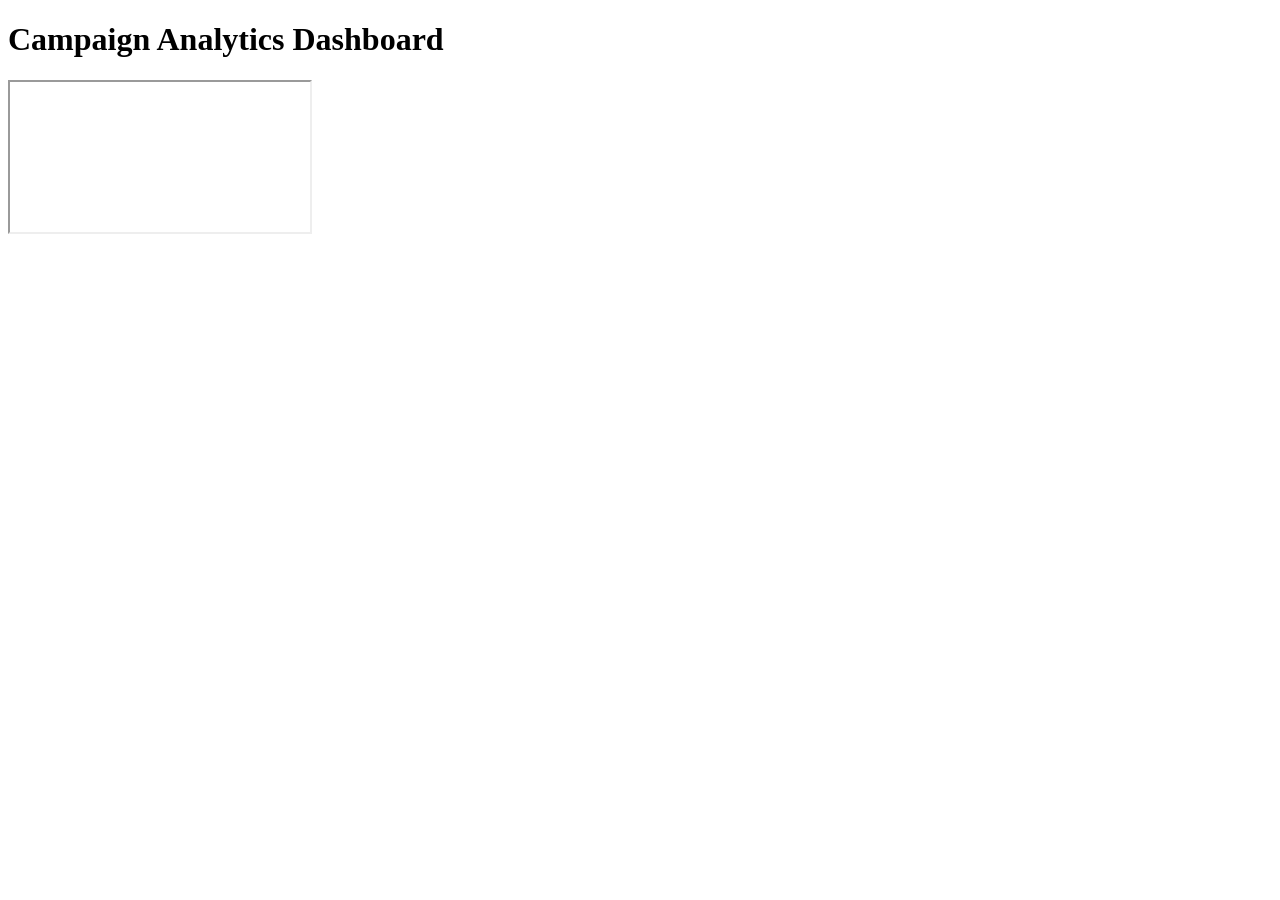
<file: apac-marketing-dashboard.html>
<!DOCTYPE html>
<html>
<head>
  <title>Marketing Dashboard</title>
</head>

<body>

<h1>Campaign Analytics Dashboard</h1>

<iframe 
src="<!DOCTYPE html>
<html lang="en">
<head>
<meta charset="UTF-8">
<meta name="viewport" content="width=device-width, initial-scale=1.0">
<title>The Marketer's Desk · Daily Intelligence</title>
<link href="https://fonts.googleapis.com/css2?family=Instrument+Serif:ital@0;1&family=Geist:wght@300;400;500;600;700&family=Geist+Mono:wght@400;500&display=swap" rel="stylesheet">
<style>
:root {
  --bg:        #F6F5F1;
  --paper:     #FFFFFF;
  --ink:       #111010;
  --ink-70:    #3D3A36;
  --ink-45:    #7A7670;
  --ink-20:    #C8C4BC;
  --ink-08:    #EDEBE5;
  --ink-04:    #F4F2EE;

  --campaigns:   #1B4FCC;
  --culture:     #B5290F;
  --brands:      #6B27A8;
  --consumer:    #C47A0A;
  --biz:         #1A6644;
  --social:      #C4391A;
  --apac:        #0E5F7A;
  --tools:       #3D3D3D;

  --shadow:    0 1px 3px rgba(17,16,16,0.06), 0 4px 12px rgba(17,16,16,0.04);
  --shadow-lg: 0 2px 6px rgba(17,16,16,0.08), 0 8px 24px rgba(17,16,16,0.06);
}

*, *::before, *::after { box-sizing: border-box; margin: 0; padding: 0; }
html { scroll-behavior: smooth; }

body {
  font-family: 'Geist', sans-serif;
  background: var(--bg);
  color: var(--ink);
  min-height: 100vh;
  -webkit-font-smoothing: antialiased;
}

/* ── TOPBAR ── */
.topbar {
  position: sticky;
  top: 0;
  z-index: 300;
  height: 52px;
  background: var(--paper);
  border-bottom: 1px solid var(--ink-20);
  display: flex;
  align-items: center;
  justify-content: space-between;
  padding: 0 40px;
  gap: 12px;
}

.tb-left {
  display: flex;
  align-items: baseline;
  gap: 16px;
  flex-shrink: 0;
}

.tb-wordmark {
  font-family: 'Instrument Serif', serif;
  font-size: 19px;
  letter-spacing: -0.02em;
  color: var(--ink);
}

.tb-sub {
  font-family: 'Geist Mono', monospace;
  font-size: 10px;
  letter-spacing: 0.08em;
  color: var(--ink-45);
  text-transform: uppercase;
  border-left: 1px solid var(--ink-20);
  padding-left: 16px;
}

.tb-right {
  display: flex;
  align-items: center;
  gap: 14px;
}

.tb-clock {
  font-family: 'Geist Mono', monospace;
  font-size: 11px;
  color: var(--ink-45);
}

.tb-next {
  font-family: 'Geist Mono', monospace;
  font-size: 10px;
  color: var(--ink-45);
  background: var(--ink-04);
  border: 1px solid var(--ink-08);
  padding: 4px 10px;
  border-radius: 4px;
}

.tb-pip {
  width: 7px; height: 7px;
  border-radius: 50%;
  background: #16A34A;
  box-shadow: 0 0 0 3px rgba(22,163,74,0.2);
  animation: pip 2.5s ease-in-out infinite;
  flex-shrink: 0;
}
@keyframes pip { 0%,100%{box-shadow:0 0 0 3px rgba(22,163,74,0.2)} 50%{box-shadow:0 0 0 6px rgba(22,163,74,0.08)} }

.btn-go {
  font-family: 'Geist', sans-serif;
  font-size: 12px;
  font-weight: 600;
  background: var(--ink);
  color: white;
  border: none;
  border-radius: 6px;
  padding: 8px 16px;
  cursor: pointer;
  display: flex;
  align-items: center;
  gap: 6px;
  transition: opacity 0.15s;
  letter-spacing: 0.01em;
}
.btn-go:hover { opacity: 0.82; }
.btn-go.spinning .ri { display: inline-block; animation: spin 0.75s linear infinite; }
@keyframes spin { to { transform: rotate(360deg); } }

/* ── PAGE ── */
.page {
  max-width: 1400px;
  margin: 0 auto;
  padding: 32px 40px 72px;
}

/* ── BRIEF ── */
.brief-wrap {
  background: var(--paper);
  border: 1px solid var(--ink-20);
  border-radius: 8px;
  overflow: hidden;
  box-shadow: var(--shadow-lg);
  margin-bottom: 28px;
}

.brief-cap {
  background: var(--ink);
  padding: 13px 28px;
  display: flex;
  align-items: center;
  justify-content: space-between;
  flex-wrap: wrap;
  gap: 8px;
}

.brief-cap-left {
  display: flex;
  align-items: center;
  gap: 12px;
}

.live-tag {
  background: #DC2626;
  color: white;
  font-family: 'Geist Mono', monospace;
  font-size: 9px;
  font-weight: 500;
  letter-spacing: 0.14em;
  padding: 3px 9px;
  border-radius: 3px;
  text-transform: uppercase;
}

.brief-cap-label {
  font-size: 11px;
  font-weight: 600;
  letter-spacing: 0.1em;
  text-transform: uppercase;
  color: rgba(255,255,255,0.7);
}

.brief-cap-ts {
  font-family: 'Geist Mono', monospace;
  font-size: 10px;
  color: rgba(255,255,255,0.35);
}

.brief-body {
  padding: 32px 36px 28px;
  display: grid;
  grid-template-columns: 1fr 340px;
  gap: 40px;
  align-items: start;
}

.brief-main {}

.brief-headline {
  font-family: 'Instrument Serif', serif;
  font-size: clamp(22px, 2.8vw, 34px);
  font-style: italic;
  font-weight: 400;
  line-height: 1.18;
  color: var(--ink);
  margin-bottom: 16px;
  letter-spacing: -0.01em;
}

.brief-text {
  font-size: 14.5px;
  line-height: 1.82;
  color: var(--ink-70);
  font-weight: 300;
  max-width: 680px;
}

.brief-loading {
  display: flex;
  align-items: center;
  gap: 12px;
  color: var(--ink-45);
  font-family: 'Geist Mono', monospace;
  font-size: 12px;
  letter-spacing: 0.03em;
}

.progbar {
  width: 140px; height: 2px;
  background: var(--ink-08);
  border-radius: 1px; overflow: hidden;
  flex-shrink: 0;
}
.progbar::after {
  content: ''; display: block;
  height: 100%; width: 32%;
  background: var(--ink-45);
  animation: prog 1.1s ease-in-out infinite;
}
@keyframes prog { 0%{transform:translateX(-100%)} 100%{transform:translateX(420%)} }

/* Signal sidebar */
.brief-signals {
  display: flex;
  flex-direction: column;
  gap: 8px;
  border-left: 1px solid var(--ink-08);
  padding-left: 32px;
}

.sig {
  padding: 11px 14px;
  border-radius: 6px;
  border: 1px solid transparent;
}

.sig-label {
  font-family: 'Geist Mono', monospace;
  font-size: 8px;
  font-weight: 500;
  letter-spacing: 0.14em;
  text-transform: uppercase;
  margin-bottom: 3px;
}

.sig-val {
  font-size: 12px;
  color: var(--ink-70);
  line-height: 1.45;
}

/* ── TICKER ── */
.ticker {
  background: var(--ink);
  border-radius: 6px;
  height: 36px;
  display: flex;
  align-items: center;
  overflow: hidden;
  margin-bottom: 28px;
}

.ticker-badge {
  background: var(--campaigns);
  height: 100%;
  display: flex;
  align-items: center;
  padding: 0 16px;
  font-family: 'Geist Mono', monospace;
  font-size: 9px;
  font-weight: 500;
  letter-spacing: 0.14em;
  text-transform: uppercase;
  color: white;
  flex-shrink: 0;
  white-space: nowrap;
}

.ticker-scroll { overflow: hidden; flex: 1; }
.ticker-inner {
  display: flex;
  gap: 52px;
  white-space: nowrap;
  animation: tick 45s linear infinite;
}
@keyframes tick { 0%{transform:translateX(0)} 100%{transform:translateX(-50%)} }

.ti {
  display: inline-flex;
  align-items: center;
  gap: 8px;
  font-size: 12px;
  color: rgba(255,255,255,0.55);
}

.ti-pill {
  font-family: 'Geist Mono', monospace;
  font-size: 8px;
  padding: 2px 7px;
  border-radius: 3px;
  font-weight: 500;
  text-transform: uppercase;
  letter-spacing: 0.06em;
  flex-shrink: 0;
}

/* ── SECTION LABEL ── */
.sec-row {
  display: flex;
  align-items: center;
  gap: 14px;
  margin: 28px 0 18px;
}
.sec-label {
  font-family: 'Geist Mono', monospace;
  font-size: 10px;
  font-weight: 500;
  letter-spacing: 0.14em;
  text-transform: uppercase;
  color: var(--ink-45);
  white-space: nowrap;
}
.sec-line { flex: 1; height: 1px; background: var(--ink-08); }

/* ── GRID ── */
.grid {
  display: grid;
  grid-template-columns: repeat(12, 1fr);
  gap: 16px;
}

/* ── CARD ── */
.card {
  background: var(--paper);
  border: 1px solid var(--ink-08);
  border-radius: 8px;
  overflow: hidden;
  box-shadow: var(--shadow);
  display: flex;
  flex-direction: column;
  transition: box-shadow 0.2s, border-color 0.2s, transform 0.2s;
}
.card:hover { box-shadow: var(--shadow-lg); border-color: var(--ink-20); transform: translateY(-1px); }

.c4  { grid-column: span 4; }
.c5  { grid-column: span 5; }
.c6  { grid-column: span 6; }
.c7  { grid-column: span 7; }
.c8  { grid-column: span 8; }
.c12 { grid-column: span 12; }

.card-accent { height: 3px; flex-shrink: 0; }

.card-head {
  padding: 14px 18px 12px;
  border-bottom: 1px solid var(--ink-04);
  display: flex;
  align-items: center;
  justify-content: space-between;
  gap: 8px;
  flex-shrink: 0;
}

.ch-left {
  display: flex;
  align-items: center;
  gap: 7px;
}

.ch-dot {
  width: 7px; height: 7px;
  border-radius: 50%;
  flex-shrink: 0;
}

.ch-name {
  font-size: 11px;
  font-weight: 700;
  letter-spacing: 0.08em;
  text-transform: uppercase;
}

.ch-geo {
  font-family: 'Geist Mono', monospace;
  font-size: 9px;
  color: var(--ink-45);
  background: var(--ink-04);
  border: 1px solid var(--ink-08);
  padding: 2px 8px;
  border-radius: 3px;
  white-space: nowrap;
}

/* source rows */
.src-list { flex: 1; }

.src-row {
  display: flex;
  align-items: center;
  justify-content: space-between;
  padding: 9px 18px;
  border-bottom: 1px solid var(--ink-04);
  text-decoration: none;
  gap: 8px;
  transition: background 0.1s;
}
.src-row:last-child { border-bottom: none; }
.src-row:hover { background: var(--ink-04); }

.sr-name {
  font-size: 13px;
  font-weight: 500;
  color: var(--ink);
  white-space: nowrap;
  overflow: hidden;
  text-overflow: ellipsis;
}

.sr-desc {
  font-size: 11px;
  color: var(--ink-45);
  font-family: 'Geist Mono', monospace;
  margin-top: 1px;
}

.sr-go {
  font-size: 13px;
  color: var(--ink-20);
  flex-shrink: 0;
  transition: color 0.15s, transform 0.15s;
}
.src-row:hover .sr-go { color: var(--ink); transform: translate(2px,-2px); }

/* ai signal footer */
.card-sig {
  padding: 12px 18px;
  border-top: 1px solid var(--ink-04);
  background: var(--ink-04);
  flex-shrink: 0;
}

.cs-eyebrow {
  font-family: 'Geist Mono', monospace;
  font-size: 8px;
  letter-spacing: 0.14em;
  text-transform: uppercase;
  color: var(--ink-45);
  margin-bottom: 5px;
  display: flex;
  align-items: center;
  gap: 5px;
}

.cs-eyebrow::before {
  content: '';
  width: 12px; height: 1px;
  background: currentColor;
  flex-shrink: 0;
}

.cs-body {
  font-family: 'Instrument Serif', serif;
  font-style: italic;
  font-size: 13px;
  color: var(--ink-70);
  line-height: 1.6;
}

.mini-load {
  display: flex;
  align-items: center;
  gap: 8px;
  color: var(--ink-45);
  font-family: 'Geist Mono', monospace;
  font-size: 11px;
}
.mpb { width: 48px; height: 2px; background: var(--ink-08); overflow: hidden; }
.mpb::after { content:''; display:block; height:100%; width:40%; background:var(--ink-20); animation:prog 1s ease-in-out infinite; }

@media (max-width: 1100px) {
  .brief-body { grid-template-columns: 1fr; }
  .brief-signals { border-left: none; padding-left: 0; border-top: 1px solid var(--ink-08); padding-top: 20px; flex-direction: row; flex-wrap: wrap; }
  .sig { flex: 1; min-width: 140px; }
  .c4,.c5 { grid-column: span 6; }
  .c7,.c8 { grid-column: span 12; }
}

@media (max-width: 780px) {
  .page { padding: 20px 20px 48px; }
  .topbar { padding: 0 20px; }
  .tb-sub, .tb-next { display: none; }
  .c4,.c5,.c6,.c7,.c8 { grid-column: span 12; }
  .brief-body { padding: 20px; }
}
</style>
</head>
<body>

<!-- TOPBAR -->
<header class="topbar">
  <div class="tb-left">
    <div class="tb-wordmark">The Marketer's Desk</div>
    <div class="tb-sub">APAC-first · Daily Intelligence</div>
  </div>
  <div class="tb-right">
    <div class="tb-pip"></div>
    <div class="tb-clock" id="clock">--:-- --</div>
    <div class="tb-next" id="nextBrief">Next: 09:00</div>
    <button class="btn-go" id="refreshBtn" onclick="runRefresh()">
      <span class="ri">↻</span> Refresh
    </button>
  </div>
</header>

<div class="page">

  <!-- MORNING BRIEF -->
  <div class="brief-wrap">
    <div class="brief-cap">
      <div class="brief-cap-left">
        <span class="live-tag">Live</span>
        <span class="brief-cap-label">Morning Brief · What every marketer needs to know today</span>
      </div>
      <div class="brief-cap-ts" id="briefTs">Generating...</div>
    </div>
    <div class="brief-body">
      <div class="brief-main">
        <div class="brief-headline" id="briefH">Reading the market...</div>
        <div class="brief-text" id="briefT">
          <div class="brief-loading">
            <div class="progbar"></div>
            Synthesising campaigns, culture, brands, business, APAC signals...
          </div>
        </div>
      </div>
      <div class="brief-signals" id="briefSigs"></div>
    </div>
  </div>

  <!-- TICKER -->
  <div class="ticker">
    <div class="ticker-badge">On the radar</div>
    <div class="ticker-scroll">
      <div class="ticker-inner" id="tickerInner"></div>
    </div>
  </div>

  <!-- SECTION 1 -->
  <div class="sec-row">
    <div class="sec-label">Campaigns, Culture & Consumer</div>
    <div class="sec-line"></div>
  </div>
  <div class="grid" id="grid1"></div>

  <!-- SECTION 2 -->
  <div class="sec-row">
    <div class="sec-label">Business, APAC Markets & Tools</div>
    <div class="sec-line"></div>
  </div>
  <div class="grid" id="grid2"></div>

</div>

<script>
const CATS = [
  {
    id: 'campaigns', label: 'Campaigns & Creative', color: '#1B4FCC',
    geo: 'Global · APAC focus', grid: 1, span: 'c5',
    sources: [
      { name: 'Campaign Asia-Pacific', desc: 'APAC agency & campaign news',   url: 'https://www.campaignasia.com' },
      { name: 'The Drum',              desc: 'Global creative & marketing',   url: 'https://www.thedrum.com' },
      { name: 'Contagious',            desc: 'World\'s best campaign ideas',  url: 'https://www.contagious.com' },
      { name: 'LBB Online',            desc: 'Creative work from APAC & beyond', url: 'https://lbbonline.com' },
      { name: 'AdAge',                 desc: 'Industry news & awards',        url: 'https://adage.com' },
    ],
    prompt: `You are a senior marketer's morning intelligence feed. What are the most talked-about marketing campaigns and creative work right now — globally and in APAC? Which brand is doing something genuinely unexpected or setting a new benchmark? What should a senior marketer reference in their next meeting? 3 sharp signals. Max 70 words.`
  },
  {
    id: 'culture', label: 'Culture & Entertainment', color: '#B5290F',
    geo: 'Korea · Japan · SEA · Global', grid: 1, span: 'c4',
    sources: [
      { name: 'Soompi',            desc: 'KPOP & Korean entertainment',   url: 'https://www.soompi.com' },
      { name: 'Hypebeast',         desc: 'Streetwear, drops & culture',   url: 'https://hypebeast.com' },
      { name: 'Highsnobiety',      desc: 'Culture, fashion & music',      url: 'https://www.highsnobiety.com' },
      { name: 'Variety Asia',      desc: 'APAC entertainment business',   url: 'https://variety.com/v/asia/' },
      { name: 'Billboard K-Town',  desc: 'KPOP charts & artist momentum', url: 'https://www.billboard.com/k-town/' },
    ],
    prompt: `You are a senior marketer tracking culture to stay ahead. What cultural moments, artists, shows, or fandoms are generating genuine consumer energy right now in APAC and globally? What should a brand be paying attention to before it becomes mainstream? Which cultural wave is about to hit consumer spending? 3 signals. Max 70 words.`
  },
  {
    id: 'consumer', label: 'Consumer Trends', color: '#C47A0A',
    geo: 'APAC · Global', grid: 1, span: 'c3',
    sources: [
      { name: 'Mintel',          desc: 'Consumer insight reports',      url: 'https://www.mintel.com/press-centre/' },
      { name: 'Euromonitor',     desc: 'Market & consumer data',        url: 'https://www.euromonitor.com/articles' },
      { name: 'WARC',            desc: 'Marketing effectiveness intel', url: 'https://www.warc.com' },
      { name: 'Think with Google', desc: 'Consumer behaviour insights', url: 'https://www.thinkwithgoogle.com' },
    ],
    prompt: `You are a senior marketer's consumer intelligence feed. What are the most significant shifts in consumer behaviour right now — in APAC or globally? What are people buying, rejecting, or feeling differently about? What insight should inform the next campaign brief? 3 signals. Max 70 words.`
  },
  {
    id: 'brands', label: 'Brand Moves & Partnerships', color: '#6B27A8',
    geo: 'Global · APAC', grid: 1, span: 'c6',
    sources: [
      { name: 'Business of Fashion',   desc: 'Brand strategy & luxury',        url: 'https://www.businessoffashion.com' },
      { name: 'License Global',        desc: 'IP licensing & brand collabs',   url: 'https://www.licenseglobal.com' },
      { name: 'Marketing Week',        desc: 'Brand strategy & CMO moves',     url: 'https://www.marketingweek.com' },
      { name: 'SportsPro',             desc: 'Sports sponsorship signings',    url: 'https://www.sportspromedia.com' },
      { name: 'Hollywood Reporter',    desc: 'Entertainment brand deals',      url: 'https://www.hollywoodreporter.com' },
    ],
    prompt: `You are a senior marketer tracking brand strategy and partnerships. What major brand collabs, sponsorship signings, IP deals, or marketing partnerships have been announced recently? Which brands are moving smart — and which are losing ground? What deal should every marketer know about this week? 3 signals, specific brand names. Max 70 words.`
  },
  {
    id: 'social', label: 'Social & Digital Media', color: '#C4391A',
    geo: 'Global · APAC', grid: 1, span: 'c6',
    sources: [
      { name: 'Social Media Today',  desc: 'Platform updates & strategy',   url: 'https://www.socialmediatoday.com' },
      { name: 'Later Blog',          desc: 'Instagram & TikTok strategy',   url: 'https://www.later.com/blog/' },
      { name: 'Creator Economy',     desc: 'Influencer & creator news',     url: 'https://www.creatoreconomy.so' },
      { name: 'TechCrunch Social',   desc: 'Platform product changes',      url: 'https://techcrunch.com/tag/social/' },
      { name: 'Marketing Brew',      desc: 'Marketing industry daily',      url: 'https://www.marketingbrew.com' },
    ],
    prompt: `You are a senior marketer's digital intelligence feed. What are the most important social media platform changes, algorithm shifts, or creator economy developments this week? What's working on TikTok, Instagram, YouTube right now in APAC? What format or trend should marketers be testing today? 3 sharp signals. Max 70 words.`
  },
  {
    id: 'biz', label: 'Business & Economy', color: '#1A6644',
    geo: 'APAC-first · Global', grid: 2, span: 'c4',
    sources: [
      { name: 'Nikkei Asia',           desc: 'APAC business & economy',     url: 'https://asia.nikkei.com' },
      { name: 'Bloomberg Asia',        desc: 'Markets & macro intelligence', url: 'https://www.bloomberg.com/asia' },
      { name: 'South China Morning Post', desc: 'China economy & business',  url: 'https://www.scmp.com' },
      { name: 'Financial Times',       desc: 'Global business context',      url: 'https://www.ft.com' },
    ],
    prompt: `You are a senior marketer who needs to understand the economic context shaping consumer and advertiser behaviour. What are the most important macro signals this week in APAC and globally? Consumer confidence, advertiser spend shifts, major corporate moves, or trade developments that affect marketing budgets or audience behaviour. 3 signals. Max 70 words.`
  },
  {
    id: 'apac', label: 'APAC Market Intelligence', color: '#0E5F7A',
    geo: 'China · Korea · SEA · India · ANZ', grid: 2, span: 'c5',
    sources: [
      { name: 'Jing Daily',        desc: 'China luxury & consumer',      url: 'https://jingdaily.com' },
      { name: 'Tech In Asia',      desc: 'SEA startup & digital market', url: 'https://www.techinasia.com' },
      { name: 'KR Asia',           desc: 'Korea & Asia tech business',   url: 'https://kr.asia' },
      { name: 'Economic Times',    desc: 'India consumer & digital',     url: 'https://economictimes.com' },
      { name: 'Inside Retail Asia',desc: 'APAC retail & commerce',       url: 'https://insideretail.asia' },
    ],
    prompt: `You are a senior marketer covering APAC. What are the most important market-specific signals this week across China, Korea, SEA, India, and Australia? Consumer spending shifts, digital platform moves, retail trends, or cultural moments that differ by market. What does someone running APAC campaigns need to know today? 3 specific, market-named signals. Max 70 words.`
  },
  {
    id: 'tools', label: 'AI & MarTech Tools', color: '#3D3D3D',
    geo: 'Global', grid: 2, span: 'c3',
    sources: [
      { name: 'The Rundown AI',     desc: 'Daily AI tool intelligence',   url: 'https://www.therundown.ai' },
      { name: 'Marketing AI Institute', desc: 'AI for marketers',         url: 'https://www.marketingaiinstitute.com' },
      { name: 'Product Hunt',       desc: 'New tool launches daily',      url: 'https://www.producthunt.com' },
      { name: 'Google Marketing Live', desc: 'Google Ads & AI updates',   url: 'https://marketinglive.google' },
    ],
    prompt: `You are a senior marketer tracking AI tools that actually save time or improve campaign results. What are the most useful AI or MarTech tools launched or updated this week? Which ones specifically help with creative testing, audience intelligence, content production, or campaign analytics? Practical tools, specific names, real use cases. 3 signals. Max 70 words.`
  },
];

const TICKER = [
  { pill:'CAMPAIGNS', bg:'#DBEAFE', col:'#1B4FCC', text:'What campaign is everyone talking about this week?' },
  { pill:'CULTURE',   bg:'#FEE2E2', col:'#B91C1C', text:'Which fandom or cultural moment is driving consumer spending?' },
  { pill:'BRANDS',    bg:'#EDE9FE', col:'#6B27A8', text:'Who just announced the collab nobody saw coming?' },
  { pill:'SOCIAL',    bg:'#FFEDD5', col:'#C4391A', text:'What platform change broke every marketer\'s schedule?' },
  { pill:'APAC',      bg:'#CFFAFE', col:'#0E5F7A', text:'Which APAC market is moving fastest right now?' },
  { pill:'CONSUMER',  bg:'#FEF9C3', col:'#854D0E', text:'What are people buying more of — or walking away from?' },
  { pill:'BIZ',       bg:'#DCFCE7', col:'#1A6644', text:'How are ad budgets shifting across APAC this quarter?' },
  { pill:'TOOLS',     bg:'#F3F4F6', col:'#3D3D3D', text:'Which AI tool just made a whole job role 10x faster?' },
];

// signal meta
const SIG_META = {
  CAMPAIGNS: { bg:'#EFF4FF', border:'#1B4FCC', color:'#1B4FCC' },
  CULTURE:   { bg:'#FFF1F0', border:'#B5290F', color:'#B5290F' },
  CONSUMER:  { bg:'#FFFBEB', border:'#C47A0A', color:'#C47A0A' },
  BRANDS:    { bg:'#F5F0FF', border:'#6B27A8', color:'#6B27A8' },
  SOCIAL:    { bg:'#FFF2EE', border:'#C4391A', color:'#C4391A' },
  APAC:      { bg:'#EDFCFF', border:'#0E5F7A', color:'#0E5F7A' },
};

function buildTicker() {
  const items = [...TICKER, ...TICKER];
  document.getElementById('tickerInner').innerHTML = items.map(t =>
    `<div class="ti">
      <span class="ti-pill" style="background:${t.bg};color:${t.col}">${t.pill}</span>
      ${t.text}
    </div>`
  ).join('');
}

function buildCards() {
  document.getElementById('grid1').innerHTML = '';
  document.getElementById('grid2').innerHTML = '';
  CATS.forEach(cat => {
    const div = document.createElement('div');
    div.className = `card ${cat.span}`;
    div.innerHTML = `
      <div class="card-accent" style="background:${cat.color}"></div>
      <div class="card-head">
        <div class="ch-left">
          <div class="ch-dot" style="background:${cat.color}"></div>
          <div class="ch-name" style="color:${cat.color}">${cat.label}</div>
        </div>
        <div class="ch-geo">${cat.geo}</div>
      </div>
      <div class="src-list">
        ${cat.sources.map(s => `
          <a class="src-row" href="${s.url}" target="_blank" rel="noopener">
            <div>
              <div class="sr-name">${s.name}</div>
              <div class="sr-desc">${s.desc}</div>
            </div>
            <div class="sr-go">↗</div>
          </a>
        `).join('')}
      </div>
      <div class="card-sig">
        <div class="cs-eyebrow">Today's signal</div>
        <div class="cs-body" id="sig-${cat.id}">
          <div class="mini-load"><div class="mpb"></div><span>Generating...</span></div>
        </div>
      </div>
    `;
    document.getElementById(`grid${cat.grid}`).appendChild(div);
  });
}

async function callClaude(prompt) {
  const r = await fetch('https://api.anthropic.com/v1/messages', {
    method: 'POST',
    headers: { 'Content-Type': 'application/json' },
    body: JSON.stringify({
      model: 'claude-sonnet-4-20250514',
      max_tokens: 1000,
      messages: [{ role: 'user', content: prompt }]
    })
  });
  const d = await r.json();
  return d.content?.[0]?.text || '';
}

async function generateBrief() {
  const hEl = document.getElementById('briefH');
  const tEl = document.getElementById('briefT');
  const sEl = document.getElementById('briefSigs');
  const tsEl = document.getElementById('briefTs');

  hEl.textContent = 'Reading the market...';
  tEl.innerHTML = `<div class="brief-loading"><div class="progbar"></div>Synthesising campaigns · culture · brands · social · APAC...</div>`;
  sEl.innerHTML = '';

  const prompt = `You are the morning intelligence desk for a senior marketer. They need to walk into any meeting today — with a CMO, a client, a media partner — and know more than everyone else in the room.

Cover: what campaigns are breaking through, what cultural moment is driving consumer energy, what brand move everyone will talk about, what's shifting on social platforms, and what APAC market signal changes the picture.

Reply in this EXACT format:

HEADLINE: [One editorial sentence. Should sound like the front page of a marketing trade paper. Max 15 words.]

BRIEF: [3 sentences. Sharp, specific, senior-marketer-level synthesis. Name brands, platforms, markets. What is the single most important thing a marketer needs to understand about the market right now?]

CAMPAIGNS: [12 words max]
CULTURE: [12 words max]
BRANDS: [12 words max]
SOCIAL: [12 words max]
APAC: [12 words max]`;

  try {
    const res = await callClaude(prompt);
    const hm = res.match(/HEADLINE:\s*(.+)/);
    const bm = res.match(/BRIEF:\s*([\s\S]+?)(?=\nCAMPAIGNS:)/);

    hEl.textContent = hm?.[1]?.trim() || "What every marketer needs to know today";
    tEl.innerHTML = `<div style="font-size:14.5px;line-height:1.82;color:var(--ink-70);font-weight:300">${bm?.[1]?.trim() || res}</div>`;

    const keys = ['CAMPAIGNS','CULTURE','BRANDS','SOCIAL','APAC'];
    const chips = keys.map(k => {
      const val = res.match(new RegExp(k + ':\\s*(.+)'))?.[1]?.trim();
      if (!val) return '';
      const m = SIG_META[k];
      return `<div class="sig" style="background:${m.bg};border-color:${m.border}22">
        <div class="sig-label" style="color:${m.color}">${k}</div>
        <div class="sig-val">${val}</div>
      </div>`;
    }).join('');
    sEl.innerHTML = chips;

    tsEl.textContent = 'Updated ' + new Date().toLocaleString('en-SG', {timeZone:'Asia/Singapore',hour:'2-digit',minute:'2-digit',hour12:false}) + ' SGT';
  } catch(e) {
    tEl.innerHTML = `<div style="color:var(--ink-45);font-size:13px;font-family:'Geist Mono',monospace">Open in browser to generate live brief.</div>`;
    hEl.textContent = "The Marketer's Desk · Ready";
    tsEl.textContent = 'Offline';
  }
}

async function generateSignals() {
  for (const cat of CATS) {
    const el = document.getElementById(`sig-${cat.id}`);
    if (!el) continue;
    try {
      const t = await callClaude(cat.prompt);
      el.textContent = t;
    } catch(e) {
      el.innerHTML = `<span style="color:var(--ink-45)">Open in browser to generate</span>`;
    }
    await new Promise(r => setTimeout(r, 300));
  }
}

function tick() {
  const now = new Date();
  document.getElementById('clock').textContent =
    now.toLocaleTimeString('en-SG',{timeZone:'Asia/Singapore',hour:'2-digit',minute:'2-digit',hour12:true});

  const parts = new Intl.DateTimeFormat('en-SG',{timeZone:'Asia/Singapore',hour:'2-digit',minute:'2-digit',hour12:false}).formatToParts(now);
  const h = parseInt(parts.find(p=>p.type==='hour').value);
  const m = parseInt(parts.find(p=>p.type==='minute').value);
  const left = h < 9 ? (9*60-(h*60+m)) : (24*60-(h*60+m)+9*60);
  document.getElementById('nextBrief').textContent = `Next: 09:00 SGT (${Math.floor(left/60)}h ${left%60}m)`;

  if (h===9 && m===0 && now.getSeconds()<5 && !window._9am) {
    window._9am = true;
    runRefresh();
    setTimeout(()=>{ window._9am=false; }, 120000);
  }
}
setInterval(tick, 1000); tick();

async function runRefresh() {
  const btn = document.getElementById('refreshBtn');
  btn.classList.add('spinning');
  buildCards();
  await Promise.all([generateBrief(), generateSignals()]);
  btn.classList.remove('spinning');
}

setInterval(runRefresh, 30*60*1000);

buildTicker();
buildCards();
generateBrief();
generateSignals();
</script>
</body>
</html>"
width="100%"
height="800"
frameborder="0">
</iframe>

</body>
</html>
</file>
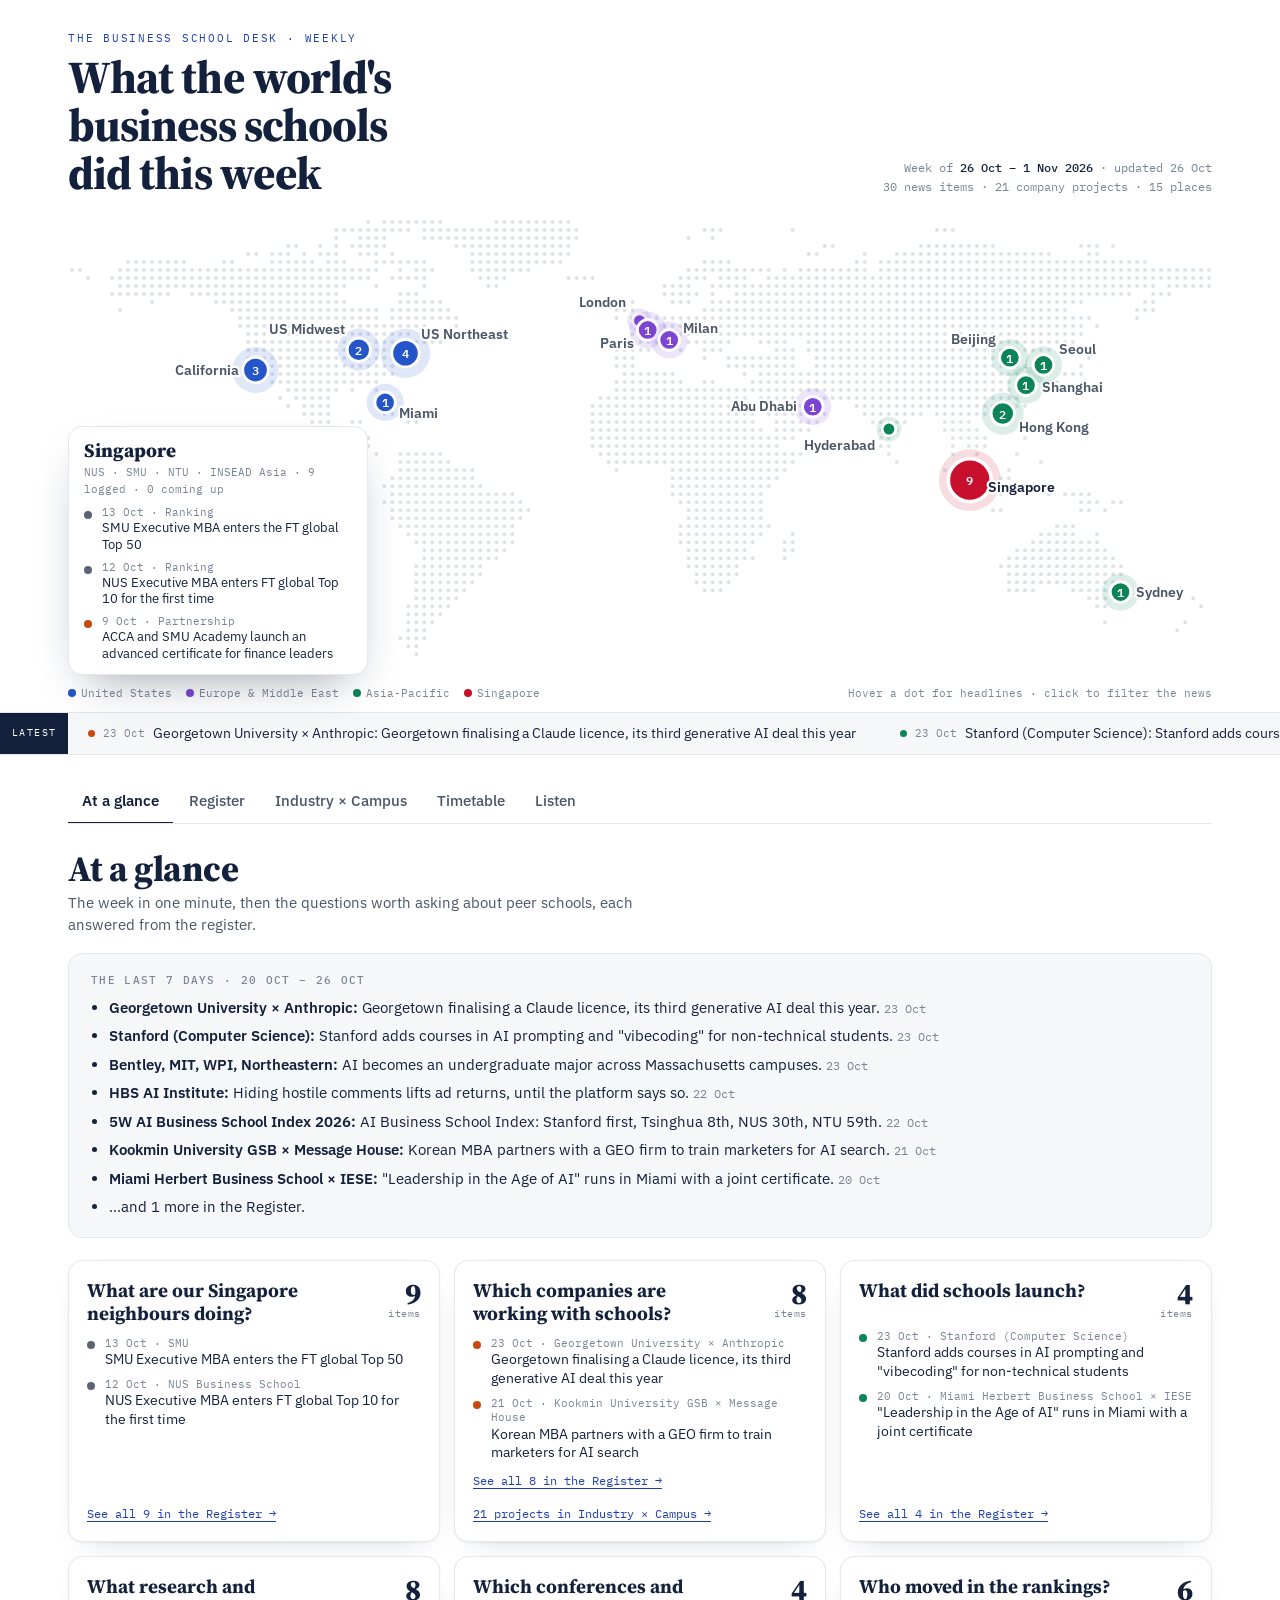
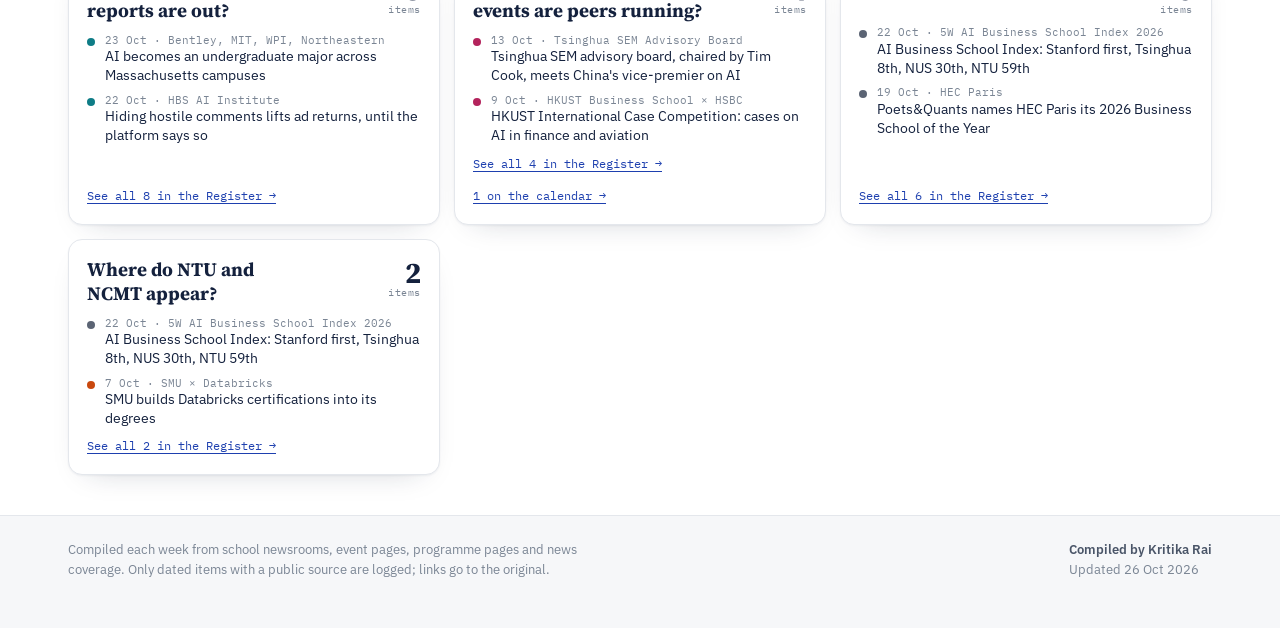
<file: business-school-desk.html>
<!doctype html>
<html lang="en">
<head>
<meta charset="utf-8">
<meta name="viewport" content="width=device-width,initial-scale=1,viewport-fit=cover">
<style>html,body{margin:0}[hidden]{display:none!important}img{max-width:100%}</style>
</head>
<body>
<title>The Business School Desk</title>
<meta name="claude:viewport-fit-sides" content="cover">
<link rel="preconnect" href="https://fonts.googleapis.com">
<link rel="preconnect" href="https://fonts.gstatic.com" crossorigin>
<link href="https://fonts.googleapis.com/css2?family=Source+Serif+4:opsz,wght@8..60,500;8..60,700;8..60,800&family=IBM+Plex+Sans:wght@400;500;600&family=IBM+Plex+Mono:wght@400;500&display=swap" rel="stylesheet">
<style>
/* Layout: clean white. Hero = title + coverage line, a light-grey dot world map with region pins (hover = headline card in the empty Pacific corner, click = that region's news), and a headline ticker. Tabs (one view at a time): At a glance (the week + key questions), Register (dropdown filters), Industry × Campus (company–school collaborations), Timetable, Listen. */
:root {
  --bg:#FFFFFF; --soft:#F6F7F9; --ink:#14213D; --ink-2:#4A5568; --ink-3:#7A8594; --rule:#E4E7EC; --dot:#DDE2E8;
  --accent:#1E40AF; --accent-soft:#EEF2FF; --margin:#D9534F; --hi:#FFE680; --hi-ink:#14213D;
  --r-us:#2456C9; --r-eu:#7B45D1; --r-asia:#0B8457; --r-sg:#C8102E;
  --t-conf:#2456C9; --t-prog:#0B8457; --t-report:#7B45D1; --t-part:#C9480E; --t-fund:#A86A00; --t-research:#0E7C86; --t-rank:#5B6474; --t-event:#B3235C;
  --shadow:0 1px 2px rgba(20,33,61,.05), 0 12px 30px -20px rgba(20,33,61,.28);
  --serif:"Source Serif 4", Georgia, "Times New Roman", serif;
  --sans:"IBM Plex Sans", system-ui, -apple-system, "Segoe UI", sans-serif;
  --mono:"IBM Plex Mono", ui-monospace, Menlo, monospace;
  --hand:"Caveat", "Bradley Hand", "Segoe Print", cursive;
}
@media (prefers-color-scheme: dark) { :root:not([data-theme="light"]) {
  --bg:#0F1218; --soft:#161A22; --ink:#E8ECF2; --ink-2:#AEB7C4; --ink-3:#7F8896; --rule:#252B36; --dot:#2A303B;
  --accent:#8FA8FF; --accent-soft:#1A2238; --margin:#C2504C; --hi:#5A4F12; --hi-ink:#FFF3B5;
  --r-us:#7FA4FF; --r-eu:#B994FF; --r-asia:#3ECF93; --r-sg:#FF6B7F;
  --t-conf:#7FA4FF; --t-prog:#3ECF93; --t-report:#B994FF; --t-part:#FF9561; --t-fund:#F0B94A; --t-research:#4FD0D9; --t-rank:#A3ACBA; --t-event:#FF7FAE;
  --shadow:0 1px 2px rgba(0,0,0,.4), 0 12px 30px -20px rgba(0,0,0,.7); color-scheme:dark; } }
:root[data-theme="dark"] {
  --bg:#0F1218; --soft:#161A22; --ink:#E8ECF2; --ink-2:#AEB7C4; --ink-3:#7F8896; --rule:#252B36; --dot:#2A303B;
  --accent:#8FA8FF; --accent-soft:#1A2238; --margin:#C2504C; --hi:#5A4F12; --hi-ink:#FFF3B5;
  --r-us:#7FA4FF; --r-eu:#B994FF; --r-asia:#3ECF93; --r-sg:#FF6B7F;
  --t-conf:#7FA4FF; --t-prog:#3ECF93; --t-report:#B994FF; --t-part:#FF9561; --t-fund:#F0B94A; --t-research:#4FD0D9; --t-rank:#A3ACBA; --t-event:#FF7FAE;
  --shadow:0 1px 2px rgba(0,0,0,.4), 0 12px 30px -20px rgba(0,0,0,.7); color-scheme:dark; }

*, *::before, *::after { box-sizing:border-box; }
body { margin:0; background:var(--bg); color:var(--ink); font-family:var(--sans); font-size:15.5px; line-height:1.55; -webkit-font-smoothing:antialiased; }
body::before { content:""; position:fixed; inset:0 0 auto; height:env(safe-area-inset-top,0px); z-index:60; background:var(--bg); }
a { color:inherit; }
:focus-visible { outline:2px solid var(--accent); outline-offset:2px; border-radius:4px; }
.wrap { max-width:1180px; margin:0 auto; padding-left:max(18px, env(safe-area-inset-left,0px)); padding-right:max(18px, env(safe-area-inset-right,0px)); }

/* hero */
.hero { background:var(--bg); border-bottom:1px solid var(--rule); }
.top { display:flex; justify-content:space-between; align-items:flex-end; gap:16px; flex-wrap:wrap; padding-block:30px 2px; }
.kick { font-family:var(--mono); font-size:11px; letter-spacing:.16em; text-transform:uppercase; color:var(--accent); margin:0; }
.top h1 { font-family:var(--serif); font-weight:800; font-size:clamp(28px, 4vw, 46px); line-height:1.04; letter-spacing:-0.02em; margin:6px 0 0; text-wrap:balance; max-width:20ch; }
.top .hand { font-family:var(--hand); font-size:clamp(20px, 2.4vw, 25px); color:var(--ink-2); margin:6px 0 0; }
.covers { font-family:var(--mono); font-size:12px; color:var(--ink-3); text-align:right; line-height:1.6; }
.covers b { color:var(--ink); font-weight:500; }
.map-wrap { position:relative; margin-top:4px; }
.map-wrap svg { width:100%; height:auto; display:block; overflow:visible; }
.dots { fill:var(--dot); }
.pin { cursor:pointer; outline:none; }
.pin .glow { fill:var(--c); opacity:.14; transform-box:fill-box; transform-origin:center; animation:breathe 3s ease-in-out infinite; animation-delay:var(--dl); }
@keyframes breathe { 0%,100% { transform:scale(1); opacity:.15; } 50% { transform:scale(1.6); opacity:.04; } }
.pin .core { fill:var(--c); stroke:var(--bg); stroke-width:2.5; transition:transform .2s; transform-box:fill-box; transform-origin:center; }
.pin .n { fill:#fff; font-family:var(--mono); font-size:10.5px; font-weight:600; text-anchor:middle; dominant-baseline:central; pointer-events:none; }
.pin .lbl { fill:var(--ink-2); font-family:var(--sans); font-size:12.5px; font-weight:600; pointer-events:none; paint-order:stroke; stroke:var(--bg); stroke-width:4px; stroke-linejoin:round; }
.pin.on .core { transform:scale(1.25); }
.pin.on .lbl { fill:var(--ink); }
.pin:focus-visible .core { stroke:var(--ink); }
.bubble { position:absolute; left:0; bottom:6px; width:min(300px, 30%); pointer-events:none; background:var(--bg); color:var(--ink); border:1px solid var(--rule); border-radius:14px; padding:13px 15px 11px; box-shadow:0 20px 44px -20px rgba(20,33,61,.45); z-index:5; animation:pop .25s ease-out; }
@keyframes pop { from { transform:translateY(6px); opacity:.6; } to { transform:none; opacity:1; } }
.bubble .place { font-family:var(--serif); font-weight:800; font-size:19px; line-height:1.1; margin:0; }
.bubble .meta { font-family:var(--mono); font-size:11px; color:var(--ink-3); margin:3px 0 8px; }
.bubble ul { list-style:none; margin:0; padding:0; display:flex; flex-direction:column; gap:7px; }
.bubble li { display:grid; grid-template-columns:10px minmax(0,1fr); gap:8px; font-size:13px; line-height:1.3; }
.bubble li i { width:8px; height:8px; border-radius:50%; background:var(--c); margin-top:5px; }
.bubble li small { display:block; font-family:var(--mono); font-size:10.5px; color:var(--ink-3); }
.legend { display:flex; gap:14px; flex-wrap:wrap; font-family:var(--mono); font-size:11px; color:var(--ink-3); padding:4px 0 10px; }
.legend .hint { margin-left:auto; } .legend .hint::before { display:none; }
.legend span::before { content:""; display:inline-block; width:8px; height:8px; border-radius:50%; background:var(--c); margin-right:5px; }
.ticker { display:flex; align-items:stretch; background:var(--soft); border-top:1px solid var(--rule); overflow:hidden; }
.ticker .tag { flex-shrink:0; font-family:var(--mono); font-size:10px; letter-spacing:.14em; text-transform:uppercase; background:var(--ink); color:var(--bg); display:flex; align-items:center; padding:0 12px; }
.tk-scroll { overflow:hidden; flex:1; min-width:0; }
.tk-track { display:flex; gap:44px; white-space:nowrap; padding:10px 0 10px 20px; animation:tick 95s linear infinite; width:max-content; }
.ticker:hover .tk-track { animation-play-state:paused; }
@keyframes tick { from { transform:translateX(0); } to { transform:translateX(-50%); } }
.tk-item { font-size:13.5px; color:var(--ink); text-decoration:none; display:inline-flex; gap:8px; align-items:center; }
.tk-item i { width:7px; height:7px; border-radius:50%; background:var(--c); }
.tk-item small { font-family:var(--mono); font-size:11px; color:var(--ink-3); }
.tk-item:hover { text-decoration:underline; }

/* tabs */
.start { padding-block:24px 0; }
.tabcards { display:flex; gap:2px; border-bottom:1px solid var(--rule); overflow-x:auto; scrollbar-width:none; }
.tabcards::-webkit-scrollbar { display:none; }
.tabcard { font:inherit; cursor:pointer; background:none; border:none; border-bottom:2px solid transparent; margin-bottom:-1px; padding:10px 14px; color:var(--ink-2); font-size:15px; white-space:nowrap; }
.tabcard:hover { color:var(--ink); }
.tabcard .k, .tabcard .d { display:none; }
.tabcard b { font-weight:500; }
.tabcard[aria-selected="true"] { color:var(--ink); border-bottom-color:var(--ink); }
.tabcard[aria-selected="true"] b { font-weight:600; }
.view { padding-block:26px 40px; }
.vhead { display:flex; justify-content:space-between; align-items:flex-end; gap:16px; flex-wrap:wrap; margin-bottom:16px; }
.vhead h2 { font-family:var(--serif); font-weight:800; font-size:clamp(26px, 3.2vw, 36px); letter-spacing:-0.015em; line-height:1.05; margin:0; }
.vhead p { margin:4px 0 0; color:var(--ink-2); font-size:14.5px; max-width:66ch; }

/* at a glance */
.minute { background:var(--soft); border:1px solid var(--rule); border-radius:14px; padding:18px 22px; margin-bottom:22px; }
.minute h3 { margin:0 0 8px; font-family:var(--mono); font-size:11px; letter-spacing:.12em; text-transform:uppercase; color:var(--ink-3); font-weight:500; }
.minute ul { margin:0; padding-left:18px; display:flex; flex-direction:column; gap:6px; }
.minute li { font-size:15px; line-height:1.5; }
.minute li b { font-weight:600; }
.minute li small { font-family:var(--mono); font-size:11.5px; color:var(--ink-3); }
.qs { display:grid; grid-template-columns:repeat(auto-fill, minmax(min(100%, 340px), 1fr)); gap:14px; }
.q { background:var(--bg); border:1px solid var(--rule); border-radius:14px; padding:18px; display:flex; flex-direction:column; gap:10px; min-width:0; box-shadow:var(--shadow); }
.q .qtop { display:flex; justify-content:space-between; gap:12px; align-items:flex-start; }
.q h3 { font-family:var(--serif); font-size:19px; line-height:1.25; margin:0; font-weight:700; text-wrap:balance; }
.q .num { font-family:var(--serif); font-size:30px; font-weight:800; color:var(--ink); line-height:1; font-variant-numeric:tabular-nums; text-align:right; }
.q .num small { display:block; font-family:var(--mono); font-size:10px; font-weight:400; color:var(--ink-3); letter-spacing:.06em; }
.q ul { list-style:none; margin:0; padding:0; display:flex; flex-direction:column; gap:8px; }
.q li { display:grid; grid-template-columns:10px minmax(0,1fr); gap:8px; font-size:14px; line-height:1.35; }
.q li i { width:8px; height:8px; border-radius:50%; background:var(--c); margin-top:5px; }
.q li small { display:block; font-family:var(--mono); font-size:10.5px; color:var(--ink-3); }
.q .none { font-size:14px; color:var(--ink-3); }
.q .go { margin-top:auto; display:flex; gap:14px; flex-wrap:wrap; }
.linkbtn { font:inherit; font-family:var(--mono); font-size:12px; color:var(--accent); background:none; border:none; padding:0; cursor:pointer; text-decoration:underline; text-underline-offset:3px; }

/* register */
.toolbar { display:flex; gap:10px; align-items:flex-end; flex-wrap:wrap; }
.sel { display:flex; flex-direction:column; gap:3px; }
.sel label { font-family:var(--mono); font-size:10.5px; letter-spacing:.1em; text-transform:uppercase; color:var(--ink-3); }
.sel select { font:inherit; font-size:14px; padding:8px 34px 8px 12px; border-radius:10px; border:1px solid var(--rule); background:var(--bg); color:var(--ink); appearance:none; -webkit-appearance:none; min-width:170px; cursor:pointer;
  background-image:linear-gradient(45deg, transparent 50%, var(--ink-2) 50%), linear-gradient(135deg, var(--ink-2) 50%, transparent 50%); background-position:calc(100% - 17px) 55%, calc(100% - 12px) 55%; background-size:5px 5px; background-repeat:no-repeat; }
.count { font-family:var(--mono); font-size:12px; color:var(--ink-3); padding-bottom:9px; }
.qchip { display:inline-flex; gap:8px; align-items:center; font-size:13px; background:var(--accent-soft); color:var(--ink); border:1px solid var(--accent); border-radius:999px; padding:5px 6px 5px 12px; margin-bottom:12px; }
.qchip button { font:inherit; border:none; background:var(--bg); color:var(--ink); border-radius:50%; width:22px; height:22px; cursor:pointer; line-height:1; }
.sheet { background:var(--bg); border:1px solid var(--rule); border-radius:14px; box-shadow:var(--shadow); position:relative; overflow:hidden; }
.sheet::before { display:none; }
.week { position:relative; padding:6px 20px 4px; }
.week + .week { border-top:1px solid var(--rule); }
.wk { display:none !important; position:absolute; left:12px; top:16px; width:62px; text-align:right; font-family:var(--mono); font-size:10.5px; color:var(--ink-3); line-height:1.2; }
.wk b { display:block; font-family:var(--serif); font-size:24px; color:var(--ink); }
.wk-title { font-family:var(--mono); font-size:11px; letter-spacing:.1em; text-transform:uppercase; color:var(--ink-3); margin:12px 0 2px; }
.wk-title mark { background:none; color:var(--ink); font-weight:600; padding:0; }
details.entry { border-bottom:1px dashed var(--rule); }
details.entry:last-child { border-bottom:none; }
details.entry summary { list-style:none; display:grid; grid-template-columns:56px minmax(0,1fr) auto 16px; gap:14px; align-items:baseline; padding:11px 0; cursor:pointer; }
details.entry summary .hl { order:2; } details.entry summary .stamp { order:3; } details.entry summary .chev { order:4; }
details.entry summary::-webkit-details-marker { display:none; }
.when { font-family:var(--mono); font-size:12px; color:var(--ink-3); }
.stamp { justify-self:start; font-family:var(--mono); font-size:10px; letter-spacing:.08em; text-transform:uppercase; color:var(--c); border:1.5px solid var(--c); border-radius:4px; padding:1px 6px; white-space:nowrap; }
.hl { min-width:0; }
.hl b { font-family:var(--serif); font-size:17px; font-weight:700; line-height:1.3; display:block; }
.hl small { font-size:12.5px; color:var(--ink-3); }
.chev { color:var(--ink-3); transition:transform .2s; font-size:14px; }
details[open] .chev { transform:rotate(90deg); }
.body { padding:0 0 14px 70px; }
.body p { margin:0; color:var(--ink-2); font-size:14.5px; max-width:76ch; }
.facts { display:flex; flex-wrap:wrap; gap:6px; margin-top:8px; }
.fact { font-size:12px; padding:2px 8px; border-radius:4px; background:color-mix(in srgb, var(--c) 10%, transparent); border:1px solid color-mix(in srgb, var(--c) 28%, transparent); }
.src { font-family:var(--mono); font-size:12px; color:var(--accent); text-decoration:none; margin-top:8px; display:inline-block; }
.src:hover { text-decoration:underline; }
.more { font:inherit; font-family:var(--mono); font-size:12.5px; margin:14px 0 0; padding:9px 14px; border:1px dashed var(--ink-3); background:transparent; color:var(--ink-2); border-radius:10px; cursor:pointer; }
.empty { padding:22px 0; color:var(--ink-3); font-size:14px; }

/* industry × campus */
.lead-co { display:flex; gap:10px; flex-wrap:wrap; margin-bottom:16px; }
.lead-co span { font-size:13px; background:var(--soft); border:1px solid var(--rule); border-radius:999px; padding:5px 12px; }
.lead-co b { font-family:var(--serif); font-size:16px; margin-right:4px; }
.tbl { background:var(--bg); border:1px solid var(--rule); border-radius:12px; overflow-x:auto; box-shadow:var(--shadow); }
table { width:100%; border-collapse:collapse; font-size:14px; }
th { text-align:left; font-family:var(--mono); font-size:10.5px; letter-spacing:.1em; text-transform:uppercase; color:var(--ink-3); font-weight:500; padding:10px 14px; border-bottom:1px solid var(--rule); white-space:nowrap; background:var(--soft); }
td { padding:11px 14px; border-bottom:1px solid var(--rule); vertical-align:top; color:var(--ink-2); }
tr:last-child td { border-bottom:none; }
td.dt { font-family:var(--mono); font-size:12.5px; white-space:nowrap; color:var(--ink-3); }
td b { color:var(--ink); font-weight:600; }
td a { color:var(--accent); text-decoration:none; font-family:var(--mono); font-size:12px; white-space:nowrap; }
.ic table { min-width:860px; }
.co { display:inline-block; font-size:13px; font-weight:600; padding:2px 9px; border-radius:999px; background:var(--soft); border:1px solid var(--rule); color:var(--ink); margin:0 4px 4px 0; }
.kind { font-family:var(--mono); font-size:10.5px; letter-spacing:.06em; text-transform:uppercase; color:var(--c); border:1.5px solid var(--c); border-radius:4px; padding:1px 6px; white-space:nowrap; }

/* timetable */
.tt { display:grid; grid-template-columns:repeat(auto-fill, minmax(min(100%, 250px), 1fr)); gap:12px; }
.slot { background:var(--bg); border:1px solid var(--rule); border-top:5px solid var(--c); border-radius:12px; padding:14px; display:flex; flex-direction:column; gap:5px; min-width:0; box-shadow:var(--shadow); }
.slot .d { font-family:var(--mono); font-size:12px; color:var(--ink-2); display:flex; justify-content:space-between; gap:8px; flex-wrap:wrap; }
.slot .cd { font-family:var(--mono); font-size:11.5px; font-weight:500; letter-spacing:.06em; text-transform:uppercase; color:var(--c); }
.slot h3 { font-family:var(--serif); font-size:17px; line-height:1.25; margin:2px 0 0; }
.slot .host { font-size:13px; color:var(--ink-2); font-weight:600; }
.slot p { margin:0; font-size:13.5px; color:var(--ink-2); }
.slot a { font-family:var(--mono); font-size:12px; color:var(--accent); text-decoration:none; margin-top:auto; padding-top:4px; }
.subhead { font-family:var(--serif); font-size:20px; font-weight:700; color:var(--ink); margin:28px 0 10px; }

/* listen */
.shelf { display:grid; grid-auto-flow:column; grid-auto-columns:minmax(180px, 200px); gap:18px; overflow-x:auto; scroll-snap-type:x mandatory; padding:6px 4px 18px; }
.show { scroll-snap-align:start; display:flex; flex-direction:column; gap:7px; min-width:0; }
.cover { aspect-ratio:1; max-width:100%; border-radius:14px; overflow:hidden; box-shadow:0 10px 26px -14px rgba(0,0,0,.45); transition:transform .3s cubic-bezier(.2,.8,.2,1); }
.show:hover .cover { transform:translateY(-5px) rotate(-1deg); }
.cover svg { width:100%; height:100%; display:block; }
.show .t { font-weight:600; font-size:15px; line-height:1.25; }
.show .s { font-size:12.5px; color:var(--ink-3); }
.show .b { font-size:13.5px; color:var(--ink-2); line-height:1.45; }
.show a.go { font-family:var(--mono); font-size:12px; color:var(--accent); text-decoration:none; }

footer { border-top:1px solid var(--rule); padding-block:24px 48px; font-size:13px; color:var(--ink-3); background:var(--soft); }
footer .wrap { display:flex; justify-content:space-between; gap:24px; flex-wrap:wrap; }
footer p { margin:0; max-width:64ch; }
footer .sig { font-size:13px; font-weight:600; color:var(--ink-2); }


@media (max-width:760px) { .bubble { position:relative; width:auto; margin:8px 0 4px; left:auto; bottom:auto; } .pin .lbl { font-size:20px; } .covers { text-align:left; } }
@media (max-width:620px) {
  .tabcard .d { display:none; }
  .sheet::before { left:14px; }
  .week { padding:4px 14px 4px; }
  .wk { left:26px; top:14px; width:auto; text-align:left; display:flex; gap:6px; align-items:baseline; }
  .wk b { font-size:18px; }
  details.entry summary { grid-template-columns:auto minmax(0,1fr) 16px; gap:4px 10px; }
  details.entry summary .when { grid-column:1; grid-row:1; } details.entry summary .stamp { grid-column:2; grid-row:1; } details.entry summary .hl { grid-column:1 / 3; grid-row:2; } details.entry summary .chev { grid-column:3; grid-row:1; }
  .body { padding:0 0 14px; }
  .sel select { min-width:140px; }
}
@media (prefers-reduced-motion:reduce) { .tk-track, .pin .glow, .bubble { animation:none; } .cover, .tabcard { transition:none; } }
</style>

<header class="hero">
  <div class="wrap">
    <div class="top">
      <div>
        <p class="kick">The Business School Desk · Weekly</p>
        <h1>What the world's business schools did this week</h1>
              </div>
      <div class="covers" id="covers"></div>
    </div>
    <div class="map-wrap" id="mapwrap">
      <svg id="world" viewBox="0 22 1000 418" role="img" aria-label="World map of business school news by place"></svg>
      <div class="bubble" id="bubble" aria-live="polite"></div>
    </div>
    <div class="legend" id="legend"></div>
  </div>
  <div class="ticker" aria-label="Latest headlines">
    <div class="tag">Latest</div>
    <div class="tk-scroll"><div class="tk-track" id="ticker"></div></div>
  </div>
</header>

<div class="wrap start"><div class="tabcards" role="tablist" id="tabcards"></div></div>

<main class="wrap">
  <section class="view" id="v-glance" role="tabpanel">
    <div class="vhead"><div><h2>At a glance</h2><p>The week in one minute, then the questions worth asking about peer schools, each answered from the register.</p></div></div>
    <div class="minute" id="minute"></div>
    <div class="qs" id="qs"></div>
  </section>

  <section class="view" id="v-register" role="tabpanel" hidden>
    <div class="vhead">
      <div><h2>The Register</h2><p>Everything logged, newest week first. Tap a headline for details and the source.</p></div>
      <div class="toolbar">
        <div class="sel"><label for="f-type">Type</label><select id="f-type"></select></div>
        <div class="sel"><label for="f-reg">Region</label><select id="f-reg"></select></div>
        <span class="count" id="f-count"></span>
      </div>
    </div>
    <div id="qchip"></div>
    <div class="sheet" id="feed"></div>
    <button class="more" type="button" id="more" hidden></button>
  </section>

  <section class="view" id="v-industry" role="tabpanel" hidden>
    <div class="vhead">
      <div><h2>Industry × Campus</h2><p>Companies working with business schools and universities on specific projects: campus AI deals, joint labs, co-built programmes, sponsored events and research. News only.</p></div>
      <div class="toolbar">
        <div class="sel"><label for="f-kind">Kind of project</label><select id="f-kind"></select></div>
        <div class="sel"><label for="f-ireg">Region</label><select id="f-ireg"></select></div>
        <span class="count" id="i-count"></span>
      </div>
    </div>
    <div class="lead-co" id="leadco"></div>
    <div class="tbl ic"><table><thead><tr><th>Date</th><th>Company</th><th>School</th><th>Project</th><th>Kind</th><th></th></tr></thead><tbody id="ic"></tbody></table></div>
  </section>

  <section class="view" id="v-timetable" role="tabpanel" hidden>
    <div class="vhead"><div><h2>Timetable</h2><p>Conferences, forums and intakes coming up, then what was held recently.</p></div></div>
    <div class="tt" id="upcoming"></div>
    <div class="subhead">Recently held</div>
    <div class="tbl"><table><thead><tr><th>When</th><th>Event</th><th>Host</th><th>About</th><th></th></tr></thead><tbody id="held"></tbody></table></div>
  </section>

  <section class="view" id="v-listen" role="tabpanel" hidden>
    <div class="vhead"><div><h2>Listen</h2><p>The podcasts schools use to take research out of the classroom.</p></div>
      <div class="toolbar"><div class="sel"><label for="f-pod">Region</label><select id="f-pod"></select></div></div></div>
    <div class="shelf" id="shelf"></div>
  </section>
</main>

<footer>
  <div class="wrap">
    <p>Compiled each week from school newsrooms, event pages, programme pages and news coverage. Only dated items with a public source are logged; links go to the original.</p>
    <div><span class="sig">Compiled by Kritika Rai</span><p id="upd"></p></div>
  </div>
</footer>

<script>
(function () {
  const MAP = {"d":"M262.5 38.5m-1.7 0a1.7 1.7 0 1 0 3.4 0a1.7 1.7 0 1 0-3.4 0M276.5 38.5m-1.7 0a1.7 1.7 0 1 0 3.4 0a1.7 1.7 0 1 0-3.4 0M283.5 38.5m-1.7 0a1.7 1.7 0 1 0 3.4 0a1.7 1.7 0 1 0-3.4 0M290.5 38.5m-1.7 0a1.7 1.7 0 1 0 3.4 0a1.7 1.7 0 1 0-3.4 0M297.5 38.5m-1.7 0a1.7 1.7 0 1 0 3.4 0a1.7 1.7 0 1 0-3.4 0M304.5 38.5m-1.7 0a1.7 1.7 0 1 0 3.4 0a1.7 1.7 0 1 0-3.4 0M311.5 38.5m-1.7 0a1.7 1.7 0 1 0 3.4 0a1.7 1.7 0 1 0-3.4 0M318.5 38.5m-1.7 0a1.7 1.7 0 1 0 3.4 0a1.7 1.7 0 1 0-3.4 0M325.5 38.5m-1.7 0a1.7 1.7 0 1 0 3.4 0a1.7 1.7 0 1 0-3.4 0M374.5 38.5m-1.7 0a1.7 1.7 0 1 0 3.4 0a1.7 1.7 0 1 0-3.4 0M381.5 38.5m-1.7 0a1.7 1.7 0 1 0 3.4 0a1.7 1.7 0 1 0-3.4 0M388.5 38.5m-1.7 0a1.7 1.7 0 1 0 3.4 0a1.7 1.7 0 1 0-3.4 0M395.5 38.5m-1.7 0a1.7 1.7 0 1 0 3.4 0a1.7 1.7 0 1 0-3.4 0M402.5 38.5m-1.7 0a1.7 1.7 0 1 0 3.4 0a1.7 1.7 0 1 0-3.4 0M409.5 38.5m-1.7 0a1.7 1.7 0 1 0 3.4 0a1.7 1.7 0 1 0-3.4 0M416.5 38.5m-1.7 0a1.7 1.7 0 1 0 3.4 0a1.7 1.7 0 1 0-3.4 0M423.5 38.5m-1.7 0a1.7 1.7 0 1 0 3.4 0a1.7 1.7 0 1 0-3.4 0M430.5 38.5m-1.7 0a1.7 1.7 0 1 0 3.4 0a1.7 1.7 0 1 0-3.4 0M437.5 38.5m-1.7 0a1.7 1.7 0 1 0 3.4 0a1.7 1.7 0 1 0-3.4 0M234.5 45.5m-1.7 0a1.7 1.7 0 1 0 3.4 0a1.7 1.7 0 1 0-3.4 0M241.5 45.5m-1.7 0a1.7 1.7 0 1 0 3.4 0a1.7 1.7 0 1 0-3.4 0M248.5 45.5m-1.7 0a1.7 1.7 0 1 0 3.4 0a1.7 1.7 0 1 0-3.4 0M255.5 45.5m-1.7 0a1.7 1.7 0 1 0 3.4 0a1.7 1.7 0 1 0-3.4 0M262.5 45.5m-1.7 0a1.7 1.7 0 1 0 3.4 0a1.7 1.7 0 1 0-3.4 0M269.5 45.5m-1.7 0a1.7 1.7 0 1 0 3.4 0a1.7 1.7 0 1 0-3.4 0M276.5 45.5m-1.7 0a1.7 1.7 0 1 0 3.4 0a1.7 1.7 0 1 0-3.4 0M283.5 45.5m-1.7 0a1.7 1.7 0 1 0 3.4 0a1.7 1.7 0 1 0-3.4 0M290.5 45.5m-1.7 0a1.7 1.7 0 1 0 3.4 0a1.7 1.7 0 1 0-3.4 0M297.5 45.5m-1.7 0a1.7 1.7 0 1 0 3.4 0a1.7 1.7 0 1 0-3.4 0M311.5 45.5m-1.7 0a1.7 1.7 0 1 0 3.4 0a1.7 1.7 0 1 0-3.4 0M318.5 45.5m-1.7 0a1.7 1.7 0 1 0 3.4 0a1.7 1.7 0 1 0-3.4 0M325.5 45.5m-1.7 0a1.7 1.7 0 1 0 3.4 0a1.7 1.7 0 1 0-3.4 0M332.5 45.5m-1.7 0a1.7 1.7 0 1 0 3.4 0a1.7 1.7 0 1 0-3.4 0M339.5 45.5m-1.7 0a1.7 1.7 0 1 0 3.4 0a1.7 1.7 0 1 0-3.4 0M346.5 45.5m-1.7 0a1.7 1.7 0 1 0 3.4 0a1.7 1.7 0 1 0-3.4 0M353.5 45.5m-1.7 0a1.7 1.7 0 1 0 3.4 0a1.7 1.7 0 1 0-3.4 0M360.5 45.5m-1.7 0a1.7 1.7 0 1 0 3.4 0a1.7 1.7 0 1 0-3.4 0M367.5 45.5m-1.7 0a1.7 1.7 0 1 0 3.4 0a1.7 1.7 0 1 0-3.4 0M374.5 45.5m-1.7 0a1.7 1.7 0 1 0 3.4 0a1.7 1.7 0 1 0-3.4 0M381.5 45.5m-1.7 0a1.7 1.7 0 1 0 3.4 0a1.7 1.7 0 1 0-3.4 0M388.5 45.5m-1.7 0a1.7 1.7 0 1 0 3.4 0a1.7 1.7 0 1 0-3.4 0M395.5 45.5m-1.7 0a1.7 1.7 0 1 0 3.4 0a1.7 1.7 0 1 0-3.4 0M402.5 45.5m-1.7 0a1.7 1.7 0 1 0 3.4 0a1.7 1.7 0 1 0-3.4 0M409.5 45.5m-1.7 0a1.7 1.7 0 1 0 3.4 0a1.7 1.7 0 1 0-3.4 0M416.5 45.5m-1.7 0a1.7 1.7 0 1 0 3.4 0a1.7 1.7 0 1 0-3.4 0M423.5 45.5m-1.7 0a1.7 1.7 0 1 0 3.4 0a1.7 1.7 0 1 0-3.4 0M430.5 45.5m-1.7 0a1.7 1.7 0 1 0 3.4 0a1.7 1.7 0 1 0-3.4 0M437.5 45.5m-1.7 0a1.7 1.7 0 1 0 3.4 0a1.7 1.7 0 1 0-3.4 0M444.5 45.5m-1.7 0a1.7 1.7 0 1 0 3.4 0a1.7 1.7 0 1 0-3.4 0M556.5 45.5m-1.7 0a1.7 1.7 0 1 0 3.4 0a1.7 1.7 0 1 0-3.4 0M563.5 45.5m-1.7 0a1.7 1.7 0 1 0 3.4 0a1.7 1.7 0 1 0-3.4 0M570.5 45.5m-1.7 0a1.7 1.7 0 1 0 3.4 0a1.7 1.7 0 1 0-3.4 0M633.5 45.5m-1.7 0a1.7 1.7 0 1 0 3.4 0a1.7 1.7 0 1 0-3.4 0M759.5 45.5m-1.7 0a1.7 1.7 0 1 0 3.4 0a1.7 1.7 0 1 0-3.4 0M766.5 45.5m-1.7 0a1.7 1.7 0 1 0 3.4 0a1.7 1.7 0 1 0-3.4 0M773.5 45.5m-1.7 0a1.7 1.7 0 1 0 3.4 0a1.7 1.7 0 1 0-3.4 0M234.5 52.5m-1.7 0a1.7 1.7 0 1 0 3.4 0a1.7 1.7 0 1 0-3.4 0M255.5 52.5m-1.7 0a1.7 1.7 0 1 0 3.4 0a1.7 1.7 0 1 0-3.4 0M262.5 52.5m-1.7 0a1.7 1.7 0 1 0 3.4 0a1.7 1.7 0 1 0-3.4 0M269.5 52.5m-1.7 0a1.7 1.7 0 1 0 3.4 0a1.7 1.7 0 1 0-3.4 0M276.5 52.5m-1.7 0a1.7 1.7 0 1 0 3.4 0a1.7 1.7 0 1 0-3.4 0M311.5 52.5m-1.7 0a1.7 1.7 0 1 0 3.4 0a1.7 1.7 0 1 0-3.4 0M318.5 52.5m-1.7 0a1.7 1.7 0 1 0 3.4 0a1.7 1.7 0 1 0-3.4 0M325.5 52.5m-1.7 0a1.7 1.7 0 1 0 3.4 0a1.7 1.7 0 1 0-3.4 0M332.5 52.5m-1.7 0a1.7 1.7 0 1 0 3.4 0a1.7 1.7 0 1 0-3.4 0M339.5 52.5m-1.7 0a1.7 1.7 0 1 0 3.4 0a1.7 1.7 0 1 0-3.4 0M346.5 52.5m-1.7 0a1.7 1.7 0 1 0 3.4 0a1.7 1.7 0 1 0-3.4 0M353.5 52.5m-1.7 0a1.7 1.7 0 1 0 3.4 0a1.7 1.7 0 1 0-3.4 0M360.5 52.5m-1.7 0a1.7 1.7 0 1 0 3.4 0a1.7 1.7 0 1 0-3.4 0M367.5 52.5m-1.7 0a1.7 1.7 0 1 0 3.4 0a1.7 1.7 0 1 0-3.4 0M374.5 52.5m-1.7 0a1.7 1.7 0 1 0 3.4 0a1.7 1.7 0 1 0-3.4 0M381.5 52.5m-1.7 0a1.7 1.7 0 1 0 3.4 0a1.7 1.7 0 1 0-3.4 0M388.5 52.5m-1.7 0a1.7 1.7 0 1 0 3.4 0a1.7 1.7 0 1 0-3.4 0M395.5 52.5m-1.7 0a1.7 1.7 0 1 0 3.4 0a1.7 1.7 0 1 0-3.4 0M402.5 52.5m-1.7 0a1.7 1.7 0 1 0 3.4 0a1.7 1.7 0 1 0-3.4 0M409.5 52.5m-1.7 0a1.7 1.7 0 1 0 3.4 0a1.7 1.7 0 1 0-3.4 0M416.5 52.5m-1.7 0a1.7 1.7 0 1 0 3.4 0a1.7 1.7 0 1 0-3.4 0M423.5 52.5m-1.7 0a1.7 1.7 0 1 0 3.4 0a1.7 1.7 0 1 0-3.4 0M430.5 52.5m-1.7 0a1.7 1.7 0 1 0 3.4 0a1.7 1.7 0 1 0-3.4 0M437.5 52.5m-1.7 0a1.7 1.7 0 1 0 3.4 0a1.7 1.7 0 1 0-3.4 0M444.5 52.5m-1.7 0a1.7 1.7 0 1 0 3.4 0a1.7 1.7 0 1 0-3.4 0M542.5 52.5m-1.7 0a1.7 1.7 0 1 0 3.4 0a1.7 1.7 0 1 0-3.4 0M563.5 52.5m-1.7 0a1.7 1.7 0 1 0 3.4 0a1.7 1.7 0 1 0-3.4 0M192.5 59.5m-1.7 0a1.7 1.7 0 1 0 3.4 0a1.7 1.7 0 1 0-3.4 0M199.5 59.5m-1.7 0a1.7 1.7 0 1 0 3.4 0a1.7 1.7 0 1 0-3.4 0M220.5 59.5m-1.7 0a1.7 1.7 0 1 0 3.4 0a1.7 1.7 0 1 0-3.4 0M234.5 59.5m-1.7 0a1.7 1.7 0 1 0 3.4 0a1.7 1.7 0 1 0-3.4 0M248.5 59.5m-1.7 0a1.7 1.7 0 1 0 3.4 0a1.7 1.7 0 1 0-3.4 0M255.5 59.5m-1.7 0a1.7 1.7 0 1 0 3.4 0a1.7 1.7 0 1 0-3.4 0M262.5 59.5m-1.7 0a1.7 1.7 0 1 0 3.4 0a1.7 1.7 0 1 0-3.4 0M269.5 59.5m-1.7 0a1.7 1.7 0 1 0 3.4 0a1.7 1.7 0 1 0-3.4 0M276.5 59.5m-1.7 0a1.7 1.7 0 1 0 3.4 0a1.7 1.7 0 1 0-3.4 0M339.5 59.5m-1.7 0a1.7 1.7 0 1 0 3.4 0a1.7 1.7 0 1 0-3.4 0M346.5 59.5m-1.7 0a1.7 1.7 0 1 0 3.4 0a1.7 1.7 0 1 0-3.4 0M353.5 59.5m-1.7 0a1.7 1.7 0 1 0 3.4 0a1.7 1.7 0 1 0-3.4 0M360.5 59.5m-1.7 0a1.7 1.7 0 1 0 3.4 0a1.7 1.7 0 1 0-3.4 0M367.5 59.5m-1.7 0a1.7 1.7 0 1 0 3.4 0a1.7 1.7 0 1 0-3.4 0M374.5 59.5m-1.7 0a1.7 1.7 0 1 0 3.4 0a1.7 1.7 0 1 0-3.4 0M381.5 59.5m-1.7 0a1.7 1.7 0 1 0 3.4 0a1.7 1.7 0 1 0-3.4 0M388.5 59.5m-1.7 0a1.7 1.7 0 1 0 3.4 0a1.7 1.7 0 1 0-3.4 0M395.5 59.5m-1.7 0a1.7 1.7 0 1 0 3.4 0a1.7 1.7 0 1 0-3.4 0M402.5 59.5m-1.7 0a1.7 1.7 0 1 0 3.4 0a1.7 1.7 0 1 0-3.4 0M409.5 59.5m-1.7 0a1.7 1.7 0 1 0 3.4 0a1.7 1.7 0 1 0-3.4 0M416.5 59.5m-1.7 0a1.7 1.7 0 1 0 3.4 0a1.7 1.7 0 1 0-3.4 0M423.5 59.5m-1.7 0a1.7 1.7 0 1 0 3.4 0a1.7 1.7 0 1 0-3.4 0M430.5 59.5m-1.7 0a1.7 1.7 0 1 0 3.4 0a1.7 1.7 0 1 0-3.4 0M437.5 59.5m-1.7 0a1.7 1.7 0 1 0 3.4 0a1.7 1.7 0 1 0-3.4 0M661.5 59.5m-1.7 0a1.7 1.7 0 1 0 3.4 0a1.7 1.7 0 1 0-3.4 0M668.5 59.5m-1.7 0a1.7 1.7 0 1 0 3.4 0a1.7 1.7 0 1 0-3.4 0M745.5 59.5m-1.7 0a1.7 1.7 0 1 0 3.4 0a1.7 1.7 0 1 0-3.4 0M752.5 59.5m-1.7 0a1.7 1.7 0 1 0 3.4 0a1.7 1.7 0 1 0-3.4 0M759.5 59.5m-1.7 0a1.7 1.7 0 1 0 3.4 0a1.7 1.7 0 1 0-3.4 0M766.5 59.5m-1.7 0a1.7 1.7 0 1 0 3.4 0a1.7 1.7 0 1 0-3.4 0M773.5 59.5m-1.7 0a1.7 1.7 0 1 0 3.4 0a1.7 1.7 0 1 0-3.4 0M780.5 59.5m-1.7 0a1.7 1.7 0 1 0 3.4 0a1.7 1.7 0 1 0-3.4 0M787.5 59.5m-1.7 0a1.7 1.7 0 1 0 3.4 0a1.7 1.7 0 1 0-3.4 0M794.5 59.5m-1.7 0a1.7 1.7 0 1 0 3.4 0a1.7 1.7 0 1 0-3.4 0M801.5 59.5m-1.7 0a1.7 1.7 0 1 0 3.4 0a1.7 1.7 0 1 0-3.4 0M808.5 59.5m-1.7 0a1.7 1.7 0 1 0 3.4 0a1.7 1.7 0 1 0-3.4 0M885.5 59.5m-1.7 0a1.7 1.7 0 1 0 3.4 0a1.7 1.7 0 1 0-3.4 0M892.5 59.5m-1.7 0a1.7 1.7 0 1 0 3.4 0a1.7 1.7 0 1 0-3.4 0M899.5 59.5m-1.7 0a1.7 1.7 0 1 0 3.4 0a1.7 1.7 0 1 0-3.4 0M913.5 59.5m-1.7 0a1.7 1.7 0 1 0 3.4 0a1.7 1.7 0 1 0-3.4 0M157.5 66.5m-1.7 0a1.7 1.7 0 1 0 3.4 0a1.7 1.7 0 1 0-3.4 0M164.5 66.5m-1.7 0a1.7 1.7 0 1 0 3.4 0a1.7 1.7 0 1 0-3.4 0M178.5 66.5m-1.7 0a1.7 1.7 0 1 0 3.4 0a1.7 1.7 0 1 0-3.4 0M185.5 66.5m-1.7 0a1.7 1.7 0 1 0 3.4 0a1.7 1.7 0 1 0-3.4 0M192.5 66.5m-1.7 0a1.7 1.7 0 1 0 3.4 0a1.7 1.7 0 1 0-3.4 0M206.5 66.5m-1.7 0a1.7 1.7 0 1 0 3.4 0a1.7 1.7 0 1 0-3.4 0M220.5 66.5m-1.7 0a1.7 1.7 0 1 0 3.4 0a1.7 1.7 0 1 0-3.4 0M227.5 66.5m-1.7 0a1.7 1.7 0 1 0 3.4 0a1.7 1.7 0 1 0-3.4 0M234.5 66.5m-1.7 0a1.7 1.7 0 1 0 3.4 0a1.7 1.7 0 1 0-3.4 0M255.5 66.5m-1.7 0a1.7 1.7 0 1 0 3.4 0a1.7 1.7 0 1 0-3.4 0M262.5 66.5m-1.7 0a1.7 1.7 0 1 0 3.4 0a1.7 1.7 0 1 0-3.4 0M269.5 66.5m-1.7 0a1.7 1.7 0 1 0 3.4 0a1.7 1.7 0 1 0-3.4 0M283.5 66.5m-1.7 0a1.7 1.7 0 1 0 3.4 0a1.7 1.7 0 1 0-3.4 0M353.5 66.5m-1.7 0a1.7 1.7 0 1 0 3.4 0a1.7 1.7 0 1 0-3.4 0M360.5 66.5m-1.7 0a1.7 1.7 0 1 0 3.4 0a1.7 1.7 0 1 0-3.4 0M367.5 66.5m-1.7 0a1.7 1.7 0 1 0 3.4 0a1.7 1.7 0 1 0-3.4 0M374.5 66.5m-1.7 0a1.7 1.7 0 1 0 3.4 0a1.7 1.7 0 1 0-3.4 0M381.5 66.5m-1.7 0a1.7 1.7 0 1 0 3.4 0a1.7 1.7 0 1 0-3.4 0M388.5 66.5m-1.7 0a1.7 1.7 0 1 0 3.4 0a1.7 1.7 0 1 0-3.4 0M395.5 66.5m-1.7 0a1.7 1.7 0 1 0 3.4 0a1.7 1.7 0 1 0-3.4 0M402.5 66.5m-1.7 0a1.7 1.7 0 1 0 3.4 0a1.7 1.7 0 1 0-3.4 0M409.5 66.5m-1.7 0a1.7 1.7 0 1 0 3.4 0a1.7 1.7 0 1 0-3.4 0M416.5 66.5m-1.7 0a1.7 1.7 0 1 0 3.4 0a1.7 1.7 0 1 0-3.4 0M423.5 66.5m-1.7 0a1.7 1.7 0 1 0 3.4 0a1.7 1.7 0 1 0-3.4 0M430.5 66.5m-1.7 0a1.7 1.7 0 1 0 3.4 0a1.7 1.7 0 1 0-3.4 0M437.5 66.5m-1.7 0a1.7 1.7 0 1 0 3.4 0a1.7 1.7 0 1 0-3.4 0M647.5 66.5m-1.7 0a1.7 1.7 0 1 0 3.4 0a1.7 1.7 0 1 0-3.4 0M654.5 66.5m-1.7 0a1.7 1.7 0 1 0 3.4 0a1.7 1.7 0 1 0-3.4 0M696.5 66.5m-1.7 0a1.7 1.7 0 1 0 3.4 0a1.7 1.7 0 1 0-3.4 0M724.5 66.5m-1.7 0a1.7 1.7 0 1 0 3.4 0a1.7 1.7 0 1 0-3.4 0M731.5 66.5m-1.7 0a1.7 1.7 0 1 0 3.4 0a1.7 1.7 0 1 0-3.4 0M738.5 66.5m-1.7 0a1.7 1.7 0 1 0 3.4 0a1.7 1.7 0 1 0-3.4 0M745.5 66.5m-1.7 0a1.7 1.7 0 1 0 3.4 0a1.7 1.7 0 1 0-3.4 0M752.5 66.5m-1.7 0a1.7 1.7 0 1 0 3.4 0a1.7 1.7 0 1 0-3.4 0M759.5 66.5m-1.7 0a1.7 1.7 0 1 0 3.4 0a1.7 1.7 0 1 0-3.4 0M766.5 66.5m-1.7 0a1.7 1.7 0 1 0 3.4 0a1.7 1.7 0 1 0-3.4 0M773.5 66.5m-1.7 0a1.7 1.7 0 1 0 3.4 0a1.7 1.7 0 1 0-3.4 0M780.5 66.5m-1.7 0a1.7 1.7 0 1 0 3.4 0a1.7 1.7 0 1 0-3.4 0M787.5 66.5m-1.7 0a1.7 1.7 0 1 0 3.4 0a1.7 1.7 0 1 0-3.4 0M794.5 66.5m-1.7 0a1.7 1.7 0 1 0 3.4 0a1.7 1.7 0 1 0-3.4 0M801.5 66.5m-1.7 0a1.7 1.7 0 1 0 3.4 0a1.7 1.7 0 1 0-3.4 0M808.5 66.5m-1.7 0a1.7 1.7 0 1 0 3.4 0a1.7 1.7 0 1 0-3.4 0M815.5 66.5m-1.7 0a1.7 1.7 0 1 0 3.4 0a1.7 1.7 0 1 0-3.4 0M822.5 66.5m-1.7 0a1.7 1.7 0 1 0 3.4 0a1.7 1.7 0 1 0-3.4 0M829.5 66.5m-1.7 0a1.7 1.7 0 1 0 3.4 0a1.7 1.7 0 1 0-3.4 0M836.5 66.5m-1.7 0a1.7 1.7 0 1 0 3.4 0a1.7 1.7 0 1 0-3.4 0M843.5 66.5m-1.7 0a1.7 1.7 0 1 0 3.4 0a1.7 1.7 0 1 0-3.4 0M850.5 66.5m-1.7 0a1.7 1.7 0 1 0 3.4 0a1.7 1.7 0 1 0-3.4 0M857.5 66.5m-1.7 0a1.7 1.7 0 1 0 3.4 0a1.7 1.7 0 1 0-3.4 0M892.5 66.5m-1.7 0a1.7 1.7 0 1 0 3.4 0a1.7 1.7 0 1 0-3.4 0M899.5 66.5m-1.7 0a1.7 1.7 0 1 0 3.4 0a1.7 1.7 0 1 0-3.4 0M52.5 73.5m-1.7 0a1.7 1.7 0 1 0 3.4 0a1.7 1.7 0 1 0-3.4 0M59.5 73.5m-1.7 0a1.7 1.7 0 1 0 3.4 0a1.7 1.7 0 1 0-3.4 0M66.5 73.5m-1.7 0a1.7 1.7 0 1 0 3.4 0a1.7 1.7 0 1 0-3.4 0M73.5 73.5m-1.7 0a1.7 1.7 0 1 0 3.4 0a1.7 1.7 0 1 0-3.4 0M80.5 73.5m-1.7 0a1.7 1.7 0 1 0 3.4 0a1.7 1.7 0 1 0-3.4 0M87.5 73.5m-1.7 0a1.7 1.7 0 1 0 3.4 0a1.7 1.7 0 1 0-3.4 0M94.5 73.5m-1.7 0a1.7 1.7 0 1 0 3.4 0a1.7 1.7 0 1 0-3.4 0M101.5 73.5m-1.7 0a1.7 1.7 0 1 0 3.4 0a1.7 1.7 0 1 0-3.4 0M136.5 73.5m-1.7 0a1.7 1.7 0 1 0 3.4 0a1.7 1.7 0 1 0-3.4 0M143.5 73.5m-1.7 0a1.7 1.7 0 1 0 3.4 0a1.7 1.7 0 1 0-3.4 0M178.5 73.5m-1.7 0a1.7 1.7 0 1 0 3.4 0a1.7 1.7 0 1 0-3.4 0M185.5 73.5m-1.7 0a1.7 1.7 0 1 0 3.4 0a1.7 1.7 0 1 0-3.4 0M192.5 73.5m-1.7 0a1.7 1.7 0 1 0 3.4 0a1.7 1.7 0 1 0-3.4 0M199.5 73.5m-1.7 0a1.7 1.7 0 1 0 3.4 0a1.7 1.7 0 1 0-3.4 0M206.5 73.5m-1.7 0a1.7 1.7 0 1 0 3.4 0a1.7 1.7 0 1 0-3.4 0M213.5 73.5m-1.7 0a1.7 1.7 0 1 0 3.4 0a1.7 1.7 0 1 0-3.4 0M227.5 73.5m-1.7 0a1.7 1.7 0 1 0 3.4 0a1.7 1.7 0 1 0-3.4 0M234.5 73.5m-1.7 0a1.7 1.7 0 1 0 3.4 0a1.7 1.7 0 1 0-3.4 0M241.5 73.5m-1.7 0a1.7 1.7 0 1 0 3.4 0a1.7 1.7 0 1 0-3.4 0M269.5 73.5m-1.7 0a1.7 1.7 0 1 0 3.4 0a1.7 1.7 0 1 0-3.4 0M276.5 73.5m-1.7 0a1.7 1.7 0 1 0 3.4 0a1.7 1.7 0 1 0-3.4 0M283.5 73.5m-1.7 0a1.7 1.7 0 1 0 3.4 0a1.7 1.7 0 1 0-3.4 0M290.5 73.5m-1.7 0a1.7 1.7 0 1 0 3.4 0a1.7 1.7 0 1 0-3.4 0M297.5 73.5m-1.7 0a1.7 1.7 0 1 0 3.4 0a1.7 1.7 0 1 0-3.4 0M304.5 73.5m-1.7 0a1.7 1.7 0 1 0 3.4 0a1.7 1.7 0 1 0-3.4 0M311.5 73.5m-1.7 0a1.7 1.7 0 1 0 3.4 0a1.7 1.7 0 1 0-3.4 0M353.5 73.5m-1.7 0a1.7 1.7 0 1 0 3.4 0a1.7 1.7 0 1 0-3.4 0M360.5 73.5m-1.7 0a1.7 1.7 0 1 0 3.4 0a1.7 1.7 0 1 0-3.4 0M367.5 73.5m-1.7 0a1.7 1.7 0 1 0 3.4 0a1.7 1.7 0 1 0-3.4 0M374.5 73.5m-1.7 0a1.7 1.7 0 1 0 3.4 0a1.7 1.7 0 1 0-3.4 0M381.5 73.5m-1.7 0a1.7 1.7 0 1 0 3.4 0a1.7 1.7 0 1 0-3.4 0M388.5 73.5m-1.7 0a1.7 1.7 0 1 0 3.4 0a1.7 1.7 0 1 0-3.4 0M395.5 73.5m-1.7 0a1.7 1.7 0 1 0 3.4 0a1.7 1.7 0 1 0-3.4 0M402.5 73.5m-1.7 0a1.7 1.7 0 1 0 3.4 0a1.7 1.7 0 1 0-3.4 0M409.5 73.5m-1.7 0a1.7 1.7 0 1 0 3.4 0a1.7 1.7 0 1 0-3.4 0M416.5 73.5m-1.7 0a1.7 1.7 0 1 0 3.4 0a1.7 1.7 0 1 0-3.4 0M423.5 73.5m-1.7 0a1.7 1.7 0 1 0 3.4 0a1.7 1.7 0 1 0-3.4 0M430.5 73.5m-1.7 0a1.7 1.7 0 1 0 3.4 0a1.7 1.7 0 1 0-3.4 0M556.5 73.5m-1.7 0a1.7 1.7 0 1 0 3.4 0a1.7 1.7 0 1 0-3.4 0M563.5 73.5m-1.7 0a1.7 1.7 0 1 0 3.4 0a1.7 1.7 0 1 0-3.4 0M570.5 73.5m-1.7 0a1.7 1.7 0 1 0 3.4 0a1.7 1.7 0 1 0-3.4 0M577.5 73.5m-1.7 0a1.7 1.7 0 1 0 3.4 0a1.7 1.7 0 1 0-3.4 0M689.5 73.5m-1.7 0a1.7 1.7 0 1 0 3.4 0a1.7 1.7 0 1 0-3.4 0M696.5 73.5m-1.7 0a1.7 1.7 0 1 0 3.4 0a1.7 1.7 0 1 0-3.4 0M710.5 73.5m-1.7 0a1.7 1.7 0 1 0 3.4 0a1.7 1.7 0 1 0-3.4 0M717.5 73.5m-1.7 0a1.7 1.7 0 1 0 3.4 0a1.7 1.7 0 1 0-3.4 0M724.5 73.5m-1.7 0a1.7 1.7 0 1 0 3.4 0a1.7 1.7 0 1 0-3.4 0M731.5 73.5m-1.7 0a1.7 1.7 0 1 0 3.4 0a1.7 1.7 0 1 0-3.4 0M738.5 73.5m-1.7 0a1.7 1.7 0 1 0 3.4 0a1.7 1.7 0 1 0-3.4 0M745.5 73.5m-1.7 0a1.7 1.7 0 1 0 3.4 0a1.7 1.7 0 1 0-3.4 0M752.5 73.5m-1.7 0a1.7 1.7 0 1 0 3.4 0a1.7 1.7 0 1 0-3.4 0M759.5 73.5m-1.7 0a1.7 1.7 0 1 0 3.4 0a1.7 1.7 0 1 0-3.4 0M766.5 73.5m-1.7 0a1.7 1.7 0 1 0 3.4 0a1.7 1.7 0 1 0-3.4 0M773.5 73.5m-1.7 0a1.7 1.7 0 1 0 3.4 0a1.7 1.7 0 1 0-3.4 0M780.5 73.5m-1.7 0a1.7 1.7 0 1 0 3.4 0a1.7 1.7 0 1 0-3.4 0M787.5 73.5m-1.7 0a1.7 1.7 0 1 0 3.4 0a1.7 1.7 0 1 0-3.4 0M794.5 73.5m-1.7 0a1.7 1.7 0 1 0 3.4 0a1.7 1.7 0 1 0-3.4 0M801.5 73.5m-1.7 0a1.7 1.7 0 1 0 3.4 0a1.7 1.7 0 1 0-3.4 0M808.5 73.5m-1.7 0a1.7 1.7 0 1 0 3.4 0a1.7 1.7 0 1 0-3.4 0M815.5 73.5m-1.7 0a1.7 1.7 0 1 0 3.4 0a1.7 1.7 0 1 0-3.4 0M822.5 73.5m-1.7 0a1.7 1.7 0 1 0 3.4 0a1.7 1.7 0 1 0-3.4 0M829.5 73.5m-1.7 0a1.7 1.7 0 1 0 3.4 0a1.7 1.7 0 1 0-3.4 0M836.5 73.5m-1.7 0a1.7 1.7 0 1 0 3.4 0a1.7 1.7 0 1 0-3.4 0M843.5 73.5m-1.7 0a1.7 1.7 0 1 0 3.4 0a1.7 1.7 0 1 0-3.4 0M850.5 73.5m-1.7 0a1.7 1.7 0 1 0 3.4 0a1.7 1.7 0 1 0-3.4 0M857.5 73.5m-1.7 0a1.7 1.7 0 1 0 3.4 0a1.7 1.7 0 1 0-3.4 0M864.5 73.5m-1.7 0a1.7 1.7 0 1 0 3.4 0a1.7 1.7 0 1 0-3.4 0M871.5 73.5m-1.7 0a1.7 1.7 0 1 0 3.4 0a1.7 1.7 0 1 0-3.4 0M878.5 73.5m-1.7 0a1.7 1.7 0 1 0 3.4 0a1.7 1.7 0 1 0-3.4 0M885.5 73.5m-1.7 0a1.7 1.7 0 1 0 3.4 0a1.7 1.7 0 1 0-3.4 0M892.5 73.5m-1.7 0a1.7 1.7 0 1 0 3.4 0a1.7 1.7 0 1 0-3.4 0M899.5 73.5m-1.7 0a1.7 1.7 0 1 0 3.4 0a1.7 1.7 0 1 0-3.4 0M906.5 73.5m-1.7 0a1.7 1.7 0 1 0 3.4 0a1.7 1.7 0 1 0-3.4 0M913.5 73.5m-1.7 0a1.7 1.7 0 1 0 3.4 0a1.7 1.7 0 1 0-3.4 0M920.5 73.5m-1.7 0a1.7 1.7 0 1 0 3.4 0a1.7 1.7 0 1 0-3.4 0M927.5 73.5m-1.7 0a1.7 1.7 0 1 0 3.4 0a1.7 1.7 0 1 0-3.4 0M934.5 73.5m-1.7 0a1.7 1.7 0 1 0 3.4 0a1.7 1.7 0 1 0-3.4 0M941.5 73.5m-1.7 0a1.7 1.7 0 1 0 3.4 0a1.7 1.7 0 1 0-3.4 0M3.5 80.5m-1.7 0a1.7 1.7 0 1 0 3.4 0a1.7 1.7 0 1 0-3.4 0M10.5 80.5m-1.7 0a1.7 1.7 0 1 0 3.4 0a1.7 1.7 0 1 0-3.4 0M45.5 80.5m-1.7 0a1.7 1.7 0 1 0 3.4 0a1.7 1.7 0 1 0-3.4 0M52.5 80.5m-1.7 0a1.7 1.7 0 1 0 3.4 0a1.7 1.7 0 1 0-3.4 0M59.5 80.5m-1.7 0a1.7 1.7 0 1 0 3.4 0a1.7 1.7 0 1 0-3.4 0M66.5 80.5m-1.7 0a1.7 1.7 0 1 0 3.4 0a1.7 1.7 0 1 0-3.4 0M73.5 80.5m-1.7 0a1.7 1.7 0 1 0 3.4 0a1.7 1.7 0 1 0-3.4 0M80.5 80.5m-1.7 0a1.7 1.7 0 1 0 3.4 0a1.7 1.7 0 1 0-3.4 0M87.5 80.5m-1.7 0a1.7 1.7 0 1 0 3.4 0a1.7 1.7 0 1 0-3.4 0M94.5 80.5m-1.7 0a1.7 1.7 0 1 0 3.4 0a1.7 1.7 0 1 0-3.4 0M101.5 80.5m-1.7 0a1.7 1.7 0 1 0 3.4 0a1.7 1.7 0 1 0-3.4 0M108.5 80.5m-1.7 0a1.7 1.7 0 1 0 3.4 0a1.7 1.7 0 1 0-3.4 0M115.5 80.5m-1.7 0a1.7 1.7 0 1 0 3.4 0a1.7 1.7 0 1 0-3.4 0M122.5 80.5m-1.7 0a1.7 1.7 0 1 0 3.4 0a1.7 1.7 0 1 0-3.4 0M129.5 80.5m-1.7 0a1.7 1.7 0 1 0 3.4 0a1.7 1.7 0 1 0-3.4 0M136.5 80.5m-1.7 0a1.7 1.7 0 1 0 3.4 0a1.7 1.7 0 1 0-3.4 0M143.5 80.5m-1.7 0a1.7 1.7 0 1 0 3.4 0a1.7 1.7 0 1 0-3.4 0M150.5 80.5m-1.7 0a1.7 1.7 0 1 0 3.4 0a1.7 1.7 0 1 0-3.4 0M157.5 80.5m-1.7 0a1.7 1.7 0 1 0 3.4 0a1.7 1.7 0 1 0-3.4 0M164.5 80.5m-1.7 0a1.7 1.7 0 1 0 3.4 0a1.7 1.7 0 1 0-3.4 0M171.5 80.5m-1.7 0a1.7 1.7 0 1 0 3.4 0a1.7 1.7 0 1 0-3.4 0M178.5 80.5m-1.7 0a1.7 1.7 0 1 0 3.4 0a1.7 1.7 0 1 0-3.4 0M185.5 80.5m-1.7 0a1.7 1.7 0 1 0 3.4 0a1.7 1.7 0 1 0-3.4 0M192.5 80.5m-1.7 0a1.7 1.7 0 1 0 3.4 0a1.7 1.7 0 1 0-3.4 0M199.5 80.5m-1.7 0a1.7 1.7 0 1 0 3.4 0a1.7 1.7 0 1 0-3.4 0M206.5 80.5m-1.7 0a1.7 1.7 0 1 0 3.4 0a1.7 1.7 0 1 0-3.4 0M213.5 80.5m-1.7 0a1.7 1.7 0 1 0 3.4 0a1.7 1.7 0 1 0-3.4 0M220.5 80.5m-1.7 0a1.7 1.7 0 1 0 3.4 0a1.7 1.7 0 1 0-3.4 0M227.5 80.5m-1.7 0a1.7 1.7 0 1 0 3.4 0a1.7 1.7 0 1 0-3.4 0M234.5 80.5m-1.7 0a1.7 1.7 0 1 0 3.4 0a1.7 1.7 0 1 0-3.4 0M241.5 80.5m-1.7 0a1.7 1.7 0 1 0 3.4 0a1.7 1.7 0 1 0-3.4 0M248.5 80.5m-1.7 0a1.7 1.7 0 1 0 3.4 0a1.7 1.7 0 1 0-3.4 0M255.5 80.5m-1.7 0a1.7 1.7 0 1 0 3.4 0a1.7 1.7 0 1 0-3.4 0M262.5 80.5m-1.7 0a1.7 1.7 0 1 0 3.4 0a1.7 1.7 0 1 0-3.4 0M269.5 80.5m-1.7 0a1.7 1.7 0 1 0 3.4 0a1.7 1.7 0 1 0-3.4 0M290.5 80.5m-1.7 0a1.7 1.7 0 1 0 3.4 0a1.7 1.7 0 1 0-3.4 0M304.5 80.5m-1.7 0a1.7 1.7 0 1 0 3.4 0a1.7 1.7 0 1 0-3.4 0M311.5 80.5m-1.7 0a1.7 1.7 0 1 0 3.4 0a1.7 1.7 0 1 0-3.4 0M318.5 80.5m-1.7 0a1.7 1.7 0 1 0 3.4 0a1.7 1.7 0 1 0-3.4 0M353.5 80.5m-1.7 0a1.7 1.7 0 1 0 3.4 0a1.7 1.7 0 1 0-3.4 0M360.5 80.5m-1.7 0a1.7 1.7 0 1 0 3.4 0a1.7 1.7 0 1 0-3.4 0M367.5 80.5m-1.7 0a1.7 1.7 0 1 0 3.4 0a1.7 1.7 0 1 0-3.4 0M374.5 80.5m-1.7 0a1.7 1.7 0 1 0 3.4 0a1.7 1.7 0 1 0-3.4 0M381.5 80.5m-1.7 0a1.7 1.7 0 1 0 3.4 0a1.7 1.7 0 1 0-3.4 0M388.5 80.5m-1.7 0a1.7 1.7 0 1 0 3.4 0a1.7 1.7 0 1 0-3.4 0M395.5 80.5m-1.7 0a1.7 1.7 0 1 0 3.4 0a1.7 1.7 0 1 0-3.4 0M402.5 80.5m-1.7 0a1.7 1.7 0 1 0 3.4 0a1.7 1.7 0 1 0-3.4 0M542.5 80.5m-1.7 0a1.7 1.7 0 1 0 3.4 0a1.7 1.7 0 1 0-3.4 0M549.5 80.5m-1.7 0a1.7 1.7 0 1 0 3.4 0a1.7 1.7 0 1 0-3.4 0M556.5 80.5m-1.7 0a1.7 1.7 0 1 0 3.4 0a1.7 1.7 0 1 0-3.4 0M563.5 80.5m-1.7 0a1.7 1.7 0 1 0 3.4 0a1.7 1.7 0 1 0-3.4 0M570.5 80.5m-1.7 0a1.7 1.7 0 1 0 3.4 0a1.7 1.7 0 1 0-3.4 0M577.5 80.5m-1.7 0a1.7 1.7 0 1 0 3.4 0a1.7 1.7 0 1 0-3.4 0M584.5 80.5m-1.7 0a1.7 1.7 0 1 0 3.4 0a1.7 1.7 0 1 0-3.4 0M591.5 80.5m-1.7 0a1.7 1.7 0 1 0 3.4 0a1.7 1.7 0 1 0-3.4 0M598.5 80.5m-1.7 0a1.7 1.7 0 1 0 3.4 0a1.7 1.7 0 1 0-3.4 0M605.5 80.5m-1.7 0a1.7 1.7 0 1 0 3.4 0a1.7 1.7 0 1 0-3.4 0M612.5 80.5m-1.7 0a1.7 1.7 0 1 0 3.4 0a1.7 1.7 0 1 0-3.4 0M626.5 80.5m-1.7 0a1.7 1.7 0 1 0 3.4 0a1.7 1.7 0 1 0-3.4 0M640.5 80.5m-1.7 0a1.7 1.7 0 1 0 3.4 0a1.7 1.7 0 1 0-3.4 0M647.5 80.5m-1.7 0a1.7 1.7 0 1 0 3.4 0a1.7 1.7 0 1 0-3.4 0M654.5 80.5m-1.7 0a1.7 1.7 0 1 0 3.4 0a1.7 1.7 0 1 0-3.4 0M661.5 80.5m-1.7 0a1.7 1.7 0 1 0 3.4 0a1.7 1.7 0 1 0-3.4 0M668.5 80.5m-1.7 0a1.7 1.7 0 1 0 3.4 0a1.7 1.7 0 1 0-3.4 0M675.5 80.5m-1.7 0a1.7 1.7 0 1 0 3.4 0a1.7 1.7 0 1 0-3.4 0M682.5 80.5m-1.7 0a1.7 1.7 0 1 0 3.4 0a1.7 1.7 0 1 0-3.4 0M689.5 80.5m-1.7 0a1.7 1.7 0 1 0 3.4 0a1.7 1.7 0 1 0-3.4 0M696.5 80.5m-1.7 0a1.7 1.7 0 1 0 3.4 0a1.7 1.7 0 1 0-3.4 0M710.5 80.5m-1.7 0a1.7 1.7 0 1 0 3.4 0a1.7 1.7 0 1 0-3.4 0M717.5 80.5m-1.7 0a1.7 1.7 0 1 0 3.4 0a1.7 1.7 0 1 0-3.4 0M724.5 80.5m-1.7 0a1.7 1.7 0 1 0 3.4 0a1.7 1.7 0 1 0-3.4 0M731.5 80.5m-1.7 0a1.7 1.7 0 1 0 3.4 0a1.7 1.7 0 1 0-3.4 0M738.5 80.5m-1.7 0a1.7 1.7 0 1 0 3.4 0a1.7 1.7 0 1 0-3.4 0M745.5 80.5m-1.7 0a1.7 1.7 0 1 0 3.4 0a1.7 1.7 0 1 0-3.4 0M752.5 80.5m-1.7 0a1.7 1.7 0 1 0 3.4 0a1.7 1.7 0 1 0-3.4 0M759.5 80.5m-1.7 0a1.7 1.7 0 1 0 3.4 0a1.7 1.7 0 1 0-3.4 0M766.5 80.5m-1.7 0a1.7 1.7 0 1 0 3.4 0a1.7 1.7 0 1 0-3.4 0M773.5 80.5m-1.7 0a1.7 1.7 0 1 0 3.4 0a1.7 1.7 0 1 0-3.4 0M780.5 80.5m-1.7 0a1.7 1.7 0 1 0 3.4 0a1.7 1.7 0 1 0-3.4 0M787.5 80.5m-1.7 0a1.7 1.7 0 1 0 3.4 0a1.7 1.7 0 1 0-3.4 0M794.5 80.5m-1.7 0a1.7 1.7 0 1 0 3.4 0a1.7 1.7 0 1 0-3.4 0M801.5 80.5m-1.7 0a1.7 1.7 0 1 0 3.4 0a1.7 1.7 0 1 0-3.4 0M808.5 80.5m-1.7 0a1.7 1.7 0 1 0 3.4 0a1.7 1.7 0 1 0-3.4 0M815.5 80.5m-1.7 0a1.7 1.7 0 1 0 3.4 0a1.7 1.7 0 1 0-3.4 0M822.5 80.5m-1.7 0a1.7 1.7 0 1 0 3.4 0a1.7 1.7 0 1 0-3.4 0M829.5 80.5m-1.7 0a1.7 1.7 0 1 0 3.4 0a1.7 1.7 0 1 0-3.4 0M836.5 80.5m-1.7 0a1.7 1.7 0 1 0 3.4 0a1.7 1.7 0 1 0-3.4 0M843.5 80.5m-1.7 0a1.7 1.7 0 1 0 3.4 0a1.7 1.7 0 1 0-3.4 0M850.5 80.5m-1.7 0a1.7 1.7 0 1 0 3.4 0a1.7 1.7 0 1 0-3.4 0M857.5 80.5m-1.7 0a1.7 1.7 0 1 0 3.4 0a1.7 1.7 0 1 0-3.4 0M864.5 80.5m-1.7 0a1.7 1.7 0 1 0 3.4 0a1.7 1.7 0 1 0-3.4 0M871.5 80.5m-1.7 0a1.7 1.7 0 1 0 3.4 0a1.7 1.7 0 1 0-3.4 0M878.5 80.5m-1.7 0a1.7 1.7 0 1 0 3.4 0a1.7 1.7 0 1 0-3.4 0M885.5 80.5m-1.7 0a1.7 1.7 0 1 0 3.4 0a1.7 1.7 0 1 0-3.4 0M892.5 80.5m-1.7 0a1.7 1.7 0 1 0 3.4 0a1.7 1.7 0 1 0-3.4 0M899.5 80.5m-1.7 0a1.7 1.7 0 1 0 3.4 0a1.7 1.7 0 1 0-3.4 0M906.5 80.5m-1.7 0a1.7 1.7 0 1 0 3.4 0a1.7 1.7 0 1 0-3.4 0M913.5 80.5m-1.7 0a1.7 1.7 0 1 0 3.4 0a1.7 1.7 0 1 0-3.4 0M920.5 80.5m-1.7 0a1.7 1.7 0 1 0 3.4 0a1.7 1.7 0 1 0-3.4 0M927.5 80.5m-1.7 0a1.7 1.7 0 1 0 3.4 0a1.7 1.7 0 1 0-3.4 0M934.5 80.5m-1.7 0a1.7 1.7 0 1 0 3.4 0a1.7 1.7 0 1 0-3.4 0M941.5 80.5m-1.7 0a1.7 1.7 0 1 0 3.4 0a1.7 1.7 0 1 0-3.4 0M948.5 80.5m-1.7 0a1.7 1.7 0 1 0 3.4 0a1.7 1.7 0 1 0-3.4 0M955.5 80.5m-1.7 0a1.7 1.7 0 1 0 3.4 0a1.7 1.7 0 1 0-3.4 0M962.5 80.5m-1.7 0a1.7 1.7 0 1 0 3.4 0a1.7 1.7 0 1 0-3.4 0M969.5 80.5m-1.7 0a1.7 1.7 0 1 0 3.4 0a1.7 1.7 0 1 0-3.4 0M976.5 80.5m-1.7 0a1.7 1.7 0 1 0 3.4 0a1.7 1.7 0 1 0-3.4 0M983.5 80.5m-1.7 0a1.7 1.7 0 1 0 3.4 0a1.7 1.7 0 1 0-3.4 0M990.5 80.5m-1.7 0a1.7 1.7 0 1 0 3.4 0a1.7 1.7 0 1 0-3.4 0M997.5 80.5m-1.7 0a1.7 1.7 0 1 0 3.4 0a1.7 1.7 0 1 0-3.4 0M17.5 87.5m-1.7 0a1.7 1.7 0 1 0 3.4 0a1.7 1.7 0 1 0-3.4 0M38.5 87.5m-1.7 0a1.7 1.7 0 1 0 3.4 0a1.7 1.7 0 1 0-3.4 0M45.5 87.5m-1.7 0a1.7 1.7 0 1 0 3.4 0a1.7 1.7 0 1 0-3.4 0M52.5 87.5m-1.7 0a1.7 1.7 0 1 0 3.4 0a1.7 1.7 0 1 0-3.4 0M59.5 87.5m-1.7 0a1.7 1.7 0 1 0 3.4 0a1.7 1.7 0 1 0-3.4 0M66.5 87.5m-1.7 0a1.7 1.7 0 1 0 3.4 0a1.7 1.7 0 1 0-3.4 0M73.5 87.5m-1.7 0a1.7 1.7 0 1 0 3.4 0a1.7 1.7 0 1 0-3.4 0M80.5 87.5m-1.7 0a1.7 1.7 0 1 0 3.4 0a1.7 1.7 0 1 0-3.4 0M87.5 87.5m-1.7 0a1.7 1.7 0 1 0 3.4 0a1.7 1.7 0 1 0-3.4 0M94.5 87.5m-1.7 0a1.7 1.7 0 1 0 3.4 0a1.7 1.7 0 1 0-3.4 0M101.5 87.5m-1.7 0a1.7 1.7 0 1 0 3.4 0a1.7 1.7 0 1 0-3.4 0M108.5 87.5m-1.7 0a1.7 1.7 0 1 0 3.4 0a1.7 1.7 0 1 0-3.4 0M115.5 87.5m-1.7 0a1.7 1.7 0 1 0 3.4 0a1.7 1.7 0 1 0-3.4 0M122.5 87.5m-1.7 0a1.7 1.7 0 1 0 3.4 0a1.7 1.7 0 1 0-3.4 0M129.5 87.5m-1.7 0a1.7 1.7 0 1 0 3.4 0a1.7 1.7 0 1 0-3.4 0M136.5 87.5m-1.7 0a1.7 1.7 0 1 0 3.4 0a1.7 1.7 0 1 0-3.4 0M143.5 87.5m-1.7 0a1.7 1.7 0 1 0 3.4 0a1.7 1.7 0 1 0-3.4 0M150.5 87.5m-1.7 0a1.7 1.7 0 1 0 3.4 0a1.7 1.7 0 1 0-3.4 0M157.5 87.5m-1.7 0a1.7 1.7 0 1 0 3.4 0a1.7 1.7 0 1 0-3.4 0M164.5 87.5m-1.7 0a1.7 1.7 0 1 0 3.4 0a1.7 1.7 0 1 0-3.4 0M171.5 87.5m-1.7 0a1.7 1.7 0 1 0 3.4 0a1.7 1.7 0 1 0-3.4 0M178.5 87.5m-1.7 0a1.7 1.7 0 1 0 3.4 0a1.7 1.7 0 1 0-3.4 0M185.5 87.5m-1.7 0a1.7 1.7 0 1 0 3.4 0a1.7 1.7 0 1 0-3.4 0M192.5 87.5m-1.7 0a1.7 1.7 0 1 0 3.4 0a1.7 1.7 0 1 0-3.4 0M199.5 87.5m-1.7 0a1.7 1.7 0 1 0 3.4 0a1.7 1.7 0 1 0-3.4 0M206.5 87.5m-1.7 0a1.7 1.7 0 1 0 3.4 0a1.7 1.7 0 1 0-3.4 0M213.5 87.5m-1.7 0a1.7 1.7 0 1 0 3.4 0a1.7 1.7 0 1 0-3.4 0M220.5 87.5m-1.7 0a1.7 1.7 0 1 0 3.4 0a1.7 1.7 0 1 0-3.4 0M227.5 87.5m-1.7 0a1.7 1.7 0 1 0 3.4 0a1.7 1.7 0 1 0-3.4 0M234.5 87.5m-1.7 0a1.7 1.7 0 1 0 3.4 0a1.7 1.7 0 1 0-3.4 0M241.5 87.5m-1.7 0a1.7 1.7 0 1 0 3.4 0a1.7 1.7 0 1 0-3.4 0M248.5 87.5m-1.7 0a1.7 1.7 0 1 0 3.4 0a1.7 1.7 0 1 0-3.4 0M255.5 87.5m-1.7 0a1.7 1.7 0 1 0 3.4 0a1.7 1.7 0 1 0-3.4 0M262.5 87.5m-1.7 0a1.7 1.7 0 1 0 3.4 0a1.7 1.7 0 1 0-3.4 0M283.5 87.5m-1.7 0a1.7 1.7 0 1 0 3.4 0a1.7 1.7 0 1 0-3.4 0M290.5 87.5m-1.7 0a1.7 1.7 0 1 0 3.4 0a1.7 1.7 0 1 0-3.4 0M297.5 87.5m-1.7 0a1.7 1.7 0 1 0 3.4 0a1.7 1.7 0 1 0-3.4 0M304.5 87.5m-1.7 0a1.7 1.7 0 1 0 3.4 0a1.7 1.7 0 1 0-3.4 0M311.5 87.5m-1.7 0a1.7 1.7 0 1 0 3.4 0a1.7 1.7 0 1 0-3.4 0M360.5 87.5m-1.7 0a1.7 1.7 0 1 0 3.4 0a1.7 1.7 0 1 0-3.4 0M367.5 87.5m-1.7 0a1.7 1.7 0 1 0 3.4 0a1.7 1.7 0 1 0-3.4 0M374.5 87.5m-1.7 0a1.7 1.7 0 1 0 3.4 0a1.7 1.7 0 1 0-3.4 0M381.5 87.5m-1.7 0a1.7 1.7 0 1 0 3.4 0a1.7 1.7 0 1 0-3.4 0M437.5 87.5m-1.7 0a1.7 1.7 0 1 0 3.4 0a1.7 1.7 0 1 0-3.4 0M444.5 87.5m-1.7 0a1.7 1.7 0 1 0 3.4 0a1.7 1.7 0 1 0-3.4 0M451.5 87.5m-1.7 0a1.7 1.7 0 1 0 3.4 0a1.7 1.7 0 1 0-3.4 0M458.5 87.5m-1.7 0a1.7 1.7 0 1 0 3.4 0a1.7 1.7 0 1 0-3.4 0M535.5 87.5m-1.7 0a1.7 1.7 0 1 0 3.4 0a1.7 1.7 0 1 0-3.4 0M542.5 87.5m-1.7 0a1.7 1.7 0 1 0 3.4 0a1.7 1.7 0 1 0-3.4 0M549.5 87.5m-1.7 0a1.7 1.7 0 1 0 3.4 0a1.7 1.7 0 1 0-3.4 0M556.5 87.5m-1.7 0a1.7 1.7 0 1 0 3.4 0a1.7 1.7 0 1 0-3.4 0M570.5 87.5m-1.7 0a1.7 1.7 0 1 0 3.4 0a1.7 1.7 0 1 0-3.4 0M577.5 87.5m-1.7 0a1.7 1.7 0 1 0 3.4 0a1.7 1.7 0 1 0-3.4 0M584.5 87.5m-1.7 0a1.7 1.7 0 1 0 3.4 0a1.7 1.7 0 1 0-3.4 0M591.5 87.5m-1.7 0a1.7 1.7 0 1 0 3.4 0a1.7 1.7 0 1 0-3.4 0M612.5 87.5m-1.7 0a1.7 1.7 0 1 0 3.4 0a1.7 1.7 0 1 0-3.4 0M619.5 87.5m-1.7 0a1.7 1.7 0 1 0 3.4 0a1.7 1.7 0 1 0-3.4 0M626.5 87.5m-1.7 0a1.7 1.7 0 1 0 3.4 0a1.7 1.7 0 1 0-3.4 0M633.5 87.5m-1.7 0a1.7 1.7 0 1 0 3.4 0a1.7 1.7 0 1 0-3.4 0M640.5 87.5m-1.7 0a1.7 1.7 0 1 0 3.4 0a1.7 1.7 0 1 0-3.4 0M647.5 87.5m-1.7 0a1.7 1.7 0 1 0 3.4 0a1.7 1.7 0 1 0-3.4 0M654.5 87.5m-1.7 0a1.7 1.7 0 1 0 3.4 0a1.7 1.7 0 1 0-3.4 0M661.5 87.5m-1.7 0a1.7 1.7 0 1 0 3.4 0a1.7 1.7 0 1 0-3.4 0M668.5 87.5m-1.7 0a1.7 1.7 0 1 0 3.4 0a1.7 1.7 0 1 0-3.4 0M675.5 87.5m-1.7 0a1.7 1.7 0 1 0 3.4 0a1.7 1.7 0 1 0-3.4 0M682.5 87.5m-1.7 0a1.7 1.7 0 1 0 3.4 0a1.7 1.7 0 1 0-3.4 0M689.5 87.5m-1.7 0a1.7 1.7 0 1 0 3.4 0a1.7 1.7 0 1 0-3.4 0M696.5 87.5m-1.7 0a1.7 1.7 0 1 0 3.4 0a1.7 1.7 0 1 0-3.4 0M703.5 87.5m-1.7 0a1.7 1.7 0 1 0 3.4 0a1.7 1.7 0 1 0-3.4 0M710.5 87.5m-1.7 0a1.7 1.7 0 1 0 3.4 0a1.7 1.7 0 1 0-3.4 0M717.5 87.5m-1.7 0a1.7 1.7 0 1 0 3.4 0a1.7 1.7 0 1 0-3.4 0M724.5 87.5m-1.7 0a1.7 1.7 0 1 0 3.4 0a1.7 1.7 0 1 0-3.4 0M731.5 87.5m-1.7 0a1.7 1.7 0 1 0 3.4 0a1.7 1.7 0 1 0-3.4 0M738.5 87.5m-1.7 0a1.7 1.7 0 1 0 3.4 0a1.7 1.7 0 1 0-3.4 0M745.5 87.5m-1.7 0a1.7 1.7 0 1 0 3.4 0a1.7 1.7 0 1 0-3.4 0M752.5 87.5m-1.7 0a1.7 1.7 0 1 0 3.4 0a1.7 1.7 0 1 0-3.4 0M759.5 87.5m-1.7 0a1.7 1.7 0 1 0 3.4 0a1.7 1.7 0 1 0-3.4 0M766.5 87.5m-1.7 0a1.7 1.7 0 1 0 3.4 0a1.7 1.7 0 1 0-3.4 0M773.5 87.5m-1.7 0a1.7 1.7 0 1 0 3.4 0a1.7 1.7 0 1 0-3.4 0M780.5 87.5m-1.7 0a1.7 1.7 0 1 0 3.4 0a1.7 1.7 0 1 0-3.4 0M787.5 87.5m-1.7 0a1.7 1.7 0 1 0 3.4 0a1.7 1.7 0 1 0-3.4 0M794.5 87.5m-1.7 0a1.7 1.7 0 1 0 3.4 0a1.7 1.7 0 1 0-3.4 0M801.5 87.5m-1.7 0a1.7 1.7 0 1 0 3.4 0a1.7 1.7 0 1 0-3.4 0M808.5 87.5m-1.7 0a1.7 1.7 0 1 0 3.4 0a1.7 1.7 0 1 0-3.4 0M815.5 87.5m-1.7 0a1.7 1.7 0 1 0 3.4 0a1.7 1.7 0 1 0-3.4 0M822.5 87.5m-1.7 0a1.7 1.7 0 1 0 3.4 0a1.7 1.7 0 1 0-3.4 0M829.5 87.5m-1.7 0a1.7 1.7 0 1 0 3.4 0a1.7 1.7 0 1 0-3.4 0M836.5 87.5m-1.7 0a1.7 1.7 0 1 0 3.4 0a1.7 1.7 0 1 0-3.4 0M843.5 87.5m-1.7 0a1.7 1.7 0 1 0 3.4 0a1.7 1.7 0 1 0-3.4 0M850.5 87.5m-1.7 0a1.7 1.7 0 1 0 3.4 0a1.7 1.7 0 1 0-3.4 0M857.5 87.5m-1.7 0a1.7 1.7 0 1 0 3.4 0a1.7 1.7 0 1 0-3.4 0M864.5 87.5m-1.7 0a1.7 1.7 0 1 0 3.4 0a1.7 1.7 0 1 0-3.4 0M871.5 87.5m-1.7 0a1.7 1.7 0 1 0 3.4 0a1.7 1.7 0 1 0-3.4 0M878.5 87.5m-1.7 0a1.7 1.7 0 1 0 3.4 0a1.7 1.7 0 1 0-3.4 0M885.5 87.5m-1.7 0a1.7 1.7 0 1 0 3.4 0a1.7 1.7 0 1 0-3.4 0M892.5 87.5m-1.7 0a1.7 1.7 0 1 0 3.4 0a1.7 1.7 0 1 0-3.4 0M899.5 87.5m-1.7 0a1.7 1.7 0 1 0 3.4 0a1.7 1.7 0 1 0-3.4 0M906.5 87.5m-1.7 0a1.7 1.7 0 1 0 3.4 0a1.7 1.7 0 1 0-3.4 0M913.5 87.5m-1.7 0a1.7 1.7 0 1 0 3.4 0a1.7 1.7 0 1 0-3.4 0M920.5 87.5m-1.7 0a1.7 1.7 0 1 0 3.4 0a1.7 1.7 0 1 0-3.4 0M927.5 87.5m-1.7 0a1.7 1.7 0 1 0 3.4 0a1.7 1.7 0 1 0-3.4 0M934.5 87.5m-1.7 0a1.7 1.7 0 1 0 3.4 0a1.7 1.7 0 1 0-3.4 0M941.5 87.5m-1.7 0a1.7 1.7 0 1 0 3.4 0a1.7 1.7 0 1 0-3.4 0M948.5 87.5m-1.7 0a1.7 1.7 0 1 0 3.4 0a1.7 1.7 0 1 0-3.4 0M955.5 87.5m-1.7 0a1.7 1.7 0 1 0 3.4 0a1.7 1.7 0 1 0-3.4 0M962.5 87.5m-1.7 0a1.7 1.7 0 1 0 3.4 0a1.7 1.7 0 1 0-3.4 0M969.5 87.5m-1.7 0a1.7 1.7 0 1 0 3.4 0a1.7 1.7 0 1 0-3.4 0M976.5 87.5m-1.7 0a1.7 1.7 0 1 0 3.4 0a1.7 1.7 0 1 0-3.4 0M983.5 87.5m-1.7 0a1.7 1.7 0 1 0 3.4 0a1.7 1.7 0 1 0-3.4 0M990.5 87.5m-1.7 0a1.7 1.7 0 1 0 3.4 0a1.7 1.7 0 1 0-3.4 0M997.5 87.5m-1.7 0a1.7 1.7 0 1 0 3.4 0a1.7 1.7 0 1 0-3.4 0M45.5 94.5m-1.7 0a1.7 1.7 0 1 0 3.4 0a1.7 1.7 0 1 0-3.4 0M52.5 94.5m-1.7 0a1.7 1.7 0 1 0 3.4 0a1.7 1.7 0 1 0-3.4 0M59.5 94.5m-1.7 0a1.7 1.7 0 1 0 3.4 0a1.7 1.7 0 1 0-3.4 0M66.5 94.5m-1.7 0a1.7 1.7 0 1 0 3.4 0a1.7 1.7 0 1 0-3.4 0M73.5 94.5m-1.7 0a1.7 1.7 0 1 0 3.4 0a1.7 1.7 0 1 0-3.4 0M80.5 94.5m-1.7 0a1.7 1.7 0 1 0 3.4 0a1.7 1.7 0 1 0-3.4 0M87.5 94.5m-1.7 0a1.7 1.7 0 1 0 3.4 0a1.7 1.7 0 1 0-3.4 0M94.5 94.5m-1.7 0a1.7 1.7 0 1 0 3.4 0a1.7 1.7 0 1 0-3.4 0M101.5 94.5m-1.7 0a1.7 1.7 0 1 0 3.4 0a1.7 1.7 0 1 0-3.4 0M108.5 94.5m-1.7 0a1.7 1.7 0 1 0 3.4 0a1.7 1.7 0 1 0-3.4 0M115.5 94.5m-1.7 0a1.7 1.7 0 1 0 3.4 0a1.7 1.7 0 1 0-3.4 0M122.5 94.5m-1.7 0a1.7 1.7 0 1 0 3.4 0a1.7 1.7 0 1 0-3.4 0M129.5 94.5m-1.7 0a1.7 1.7 0 1 0 3.4 0a1.7 1.7 0 1 0-3.4 0M136.5 94.5m-1.7 0a1.7 1.7 0 1 0 3.4 0a1.7 1.7 0 1 0-3.4 0M143.5 94.5m-1.7 0a1.7 1.7 0 1 0 3.4 0a1.7 1.7 0 1 0-3.4 0M150.5 94.5m-1.7 0a1.7 1.7 0 1 0 3.4 0a1.7 1.7 0 1 0-3.4 0M157.5 94.5m-1.7 0a1.7 1.7 0 1 0 3.4 0a1.7 1.7 0 1 0-3.4 0M164.5 94.5m-1.7 0a1.7 1.7 0 1 0 3.4 0a1.7 1.7 0 1 0-3.4 0M171.5 94.5m-1.7 0a1.7 1.7 0 1 0 3.4 0a1.7 1.7 0 1 0-3.4 0M178.5 94.5m-1.7 0a1.7 1.7 0 1 0 3.4 0a1.7 1.7 0 1 0-3.4 0M185.5 94.5m-1.7 0a1.7 1.7 0 1 0 3.4 0a1.7 1.7 0 1 0-3.4 0M192.5 94.5m-1.7 0a1.7 1.7 0 1 0 3.4 0a1.7 1.7 0 1 0-3.4 0M199.5 94.5m-1.7 0a1.7 1.7 0 1 0 3.4 0a1.7 1.7 0 1 0-3.4 0M206.5 94.5m-1.7 0a1.7 1.7 0 1 0 3.4 0a1.7 1.7 0 1 0-3.4 0M213.5 94.5m-1.7 0a1.7 1.7 0 1 0 3.4 0a1.7 1.7 0 1 0-3.4 0M220.5 94.5m-1.7 0a1.7 1.7 0 1 0 3.4 0a1.7 1.7 0 1 0-3.4 0M227.5 94.5m-1.7 0a1.7 1.7 0 1 0 3.4 0a1.7 1.7 0 1 0-3.4 0M234.5 94.5m-1.7 0a1.7 1.7 0 1 0 3.4 0a1.7 1.7 0 1 0-3.4 0M241.5 94.5m-1.7 0a1.7 1.7 0 1 0 3.4 0a1.7 1.7 0 1 0-3.4 0M269.5 94.5m-1.7 0a1.7 1.7 0 1 0 3.4 0a1.7 1.7 0 1 0-3.4 0M311.5 94.5m-1.7 0a1.7 1.7 0 1 0 3.4 0a1.7 1.7 0 1 0-3.4 0M367.5 94.5m-1.7 0a1.7 1.7 0 1 0 3.4 0a1.7 1.7 0 1 0-3.4 0M374.5 94.5m-1.7 0a1.7 1.7 0 1 0 3.4 0a1.7 1.7 0 1 0-3.4 0M521.5 94.5m-1.7 0a1.7 1.7 0 1 0 3.4 0a1.7 1.7 0 1 0-3.4 0M528.5 94.5m-1.7 0a1.7 1.7 0 1 0 3.4 0a1.7 1.7 0 1 0-3.4 0M535.5 94.5m-1.7 0a1.7 1.7 0 1 0 3.4 0a1.7 1.7 0 1 0-3.4 0M542.5 94.5m-1.7 0a1.7 1.7 0 1 0 3.4 0a1.7 1.7 0 1 0-3.4 0M563.5 94.5m-1.7 0a1.7 1.7 0 1 0 3.4 0a1.7 1.7 0 1 0-3.4 0M570.5 94.5m-1.7 0a1.7 1.7 0 1 0 3.4 0a1.7 1.7 0 1 0-3.4 0M577.5 94.5m-1.7 0a1.7 1.7 0 1 0 3.4 0a1.7 1.7 0 1 0-3.4 0M584.5 94.5m-1.7 0a1.7 1.7 0 1 0 3.4 0a1.7 1.7 0 1 0-3.4 0M591.5 94.5m-1.7 0a1.7 1.7 0 1 0 3.4 0a1.7 1.7 0 1 0-3.4 0M598.5 94.5m-1.7 0a1.7 1.7 0 1 0 3.4 0a1.7 1.7 0 1 0-3.4 0M605.5 94.5m-1.7 0a1.7 1.7 0 1 0 3.4 0a1.7 1.7 0 1 0-3.4 0M612.5 94.5m-1.7 0a1.7 1.7 0 1 0 3.4 0a1.7 1.7 0 1 0-3.4 0M619.5 94.5m-1.7 0a1.7 1.7 0 1 0 3.4 0a1.7 1.7 0 1 0-3.4 0M626.5 94.5m-1.7 0a1.7 1.7 0 1 0 3.4 0a1.7 1.7 0 1 0-3.4 0M633.5 94.5m-1.7 0a1.7 1.7 0 1 0 3.4 0a1.7 1.7 0 1 0-3.4 0M640.5 94.5m-1.7 0a1.7 1.7 0 1 0 3.4 0a1.7 1.7 0 1 0-3.4 0M647.5 94.5m-1.7 0a1.7 1.7 0 1 0 3.4 0a1.7 1.7 0 1 0-3.4 0M654.5 94.5m-1.7 0a1.7 1.7 0 1 0 3.4 0a1.7 1.7 0 1 0-3.4 0M661.5 94.5m-1.7 0a1.7 1.7 0 1 0 3.4 0a1.7 1.7 0 1 0-3.4 0M668.5 94.5m-1.7 0a1.7 1.7 0 1 0 3.4 0a1.7 1.7 0 1 0-3.4 0M675.5 94.5m-1.7 0a1.7 1.7 0 1 0 3.4 0a1.7 1.7 0 1 0-3.4 0M682.5 94.5m-1.7 0a1.7 1.7 0 1 0 3.4 0a1.7 1.7 0 1 0-3.4 0M689.5 94.5m-1.7 0a1.7 1.7 0 1 0 3.4 0a1.7 1.7 0 1 0-3.4 0M696.5 94.5m-1.7 0a1.7 1.7 0 1 0 3.4 0a1.7 1.7 0 1 0-3.4 0M703.5 94.5m-1.7 0a1.7 1.7 0 1 0 3.4 0a1.7 1.7 0 1 0-3.4 0M710.5 94.5m-1.7 0a1.7 1.7 0 1 0 3.4 0a1.7 1.7 0 1 0-3.4 0M717.5 94.5m-1.7 0a1.7 1.7 0 1 0 3.4 0a1.7 1.7 0 1 0-3.4 0M724.5 94.5m-1.7 0a1.7 1.7 0 1 0 3.4 0a1.7 1.7 0 1 0-3.4 0M731.5 94.5m-1.7 0a1.7 1.7 0 1 0 3.4 0a1.7 1.7 0 1 0-3.4 0M738.5 94.5m-1.7 0a1.7 1.7 0 1 0 3.4 0a1.7 1.7 0 1 0-3.4 0M745.5 94.5m-1.7 0a1.7 1.7 0 1 0 3.4 0a1.7 1.7 0 1 0-3.4 0M752.5 94.5m-1.7 0a1.7 1.7 0 1 0 3.4 0a1.7 1.7 0 1 0-3.4 0M759.5 94.5m-1.7 0a1.7 1.7 0 1 0 3.4 0a1.7 1.7 0 1 0-3.4 0M766.5 94.5m-1.7 0a1.7 1.7 0 1 0 3.4 0a1.7 1.7 0 1 0-3.4 0M773.5 94.5m-1.7 0a1.7 1.7 0 1 0 3.4 0a1.7 1.7 0 1 0-3.4 0M780.5 94.5m-1.7 0a1.7 1.7 0 1 0 3.4 0a1.7 1.7 0 1 0-3.4 0M787.5 94.5m-1.7 0a1.7 1.7 0 1 0 3.4 0a1.7 1.7 0 1 0-3.4 0M794.5 94.5m-1.7 0a1.7 1.7 0 1 0 3.4 0a1.7 1.7 0 1 0-3.4 0M801.5 94.5m-1.7 0a1.7 1.7 0 1 0 3.4 0a1.7 1.7 0 1 0-3.4 0M808.5 94.5m-1.7 0a1.7 1.7 0 1 0 3.4 0a1.7 1.7 0 1 0-3.4 0M815.5 94.5m-1.7 0a1.7 1.7 0 1 0 3.4 0a1.7 1.7 0 1 0-3.4 0M822.5 94.5m-1.7 0a1.7 1.7 0 1 0 3.4 0a1.7 1.7 0 1 0-3.4 0M829.5 94.5m-1.7 0a1.7 1.7 0 1 0 3.4 0a1.7 1.7 0 1 0-3.4 0M836.5 94.5m-1.7 0a1.7 1.7 0 1 0 3.4 0a1.7 1.7 0 1 0-3.4 0M843.5 94.5m-1.7 0a1.7 1.7 0 1 0 3.4 0a1.7 1.7 0 1 0-3.4 0M850.5 94.5m-1.7 0a1.7 1.7 0 1 0 3.4 0a1.7 1.7 0 1 0-3.4 0M857.5 94.5m-1.7 0a1.7 1.7 0 1 0 3.4 0a1.7 1.7 0 1 0-3.4 0M864.5 94.5m-1.7 0a1.7 1.7 0 1 0 3.4 0a1.7 1.7 0 1 0-3.4 0M871.5 94.5m-1.7 0a1.7 1.7 0 1 0 3.4 0a1.7 1.7 0 1 0-3.4 0M878.5 94.5m-1.7 0a1.7 1.7 0 1 0 3.4 0a1.7 1.7 0 1 0-3.4 0M885.5 94.5m-1.7 0a1.7 1.7 0 1 0 3.4 0a1.7 1.7 0 1 0-3.4 0M892.5 94.5m-1.7 0a1.7 1.7 0 1 0 3.4 0a1.7 1.7 0 1 0-3.4 0M899.5 94.5m-1.7 0a1.7 1.7 0 1 0 3.4 0a1.7 1.7 0 1 0-3.4 0M906.5 94.5m-1.7 0a1.7 1.7 0 1 0 3.4 0a1.7 1.7 0 1 0-3.4 0M913.5 94.5m-1.7 0a1.7 1.7 0 1 0 3.4 0a1.7 1.7 0 1 0-3.4 0M920.5 94.5m-1.7 0a1.7 1.7 0 1 0 3.4 0a1.7 1.7 0 1 0-3.4 0M927.5 94.5m-1.7 0a1.7 1.7 0 1 0 3.4 0a1.7 1.7 0 1 0-3.4 0M934.5 94.5m-1.7 0a1.7 1.7 0 1 0 3.4 0a1.7 1.7 0 1 0-3.4 0M941.5 94.5m-1.7 0a1.7 1.7 0 1 0 3.4 0a1.7 1.7 0 1 0-3.4 0M948.5 94.5m-1.7 0a1.7 1.7 0 1 0 3.4 0a1.7 1.7 0 1 0-3.4 0M962.5 94.5m-1.7 0a1.7 1.7 0 1 0 3.4 0a1.7 1.7 0 1 0-3.4 0M969.5 94.5m-1.7 0a1.7 1.7 0 1 0 3.4 0a1.7 1.7 0 1 0-3.4 0M976.5 94.5m-1.7 0a1.7 1.7 0 1 0 3.4 0a1.7 1.7 0 1 0-3.4 0M983.5 94.5m-1.7 0a1.7 1.7 0 1 0 3.4 0a1.7 1.7 0 1 0-3.4 0M990.5 94.5m-1.7 0a1.7 1.7 0 1 0 3.4 0a1.7 1.7 0 1 0-3.4 0M997.5 94.5m-1.7 0a1.7 1.7 0 1 0 3.4 0a1.7 1.7 0 1 0-3.4 0M38.5 101.5m-1.7 0a1.7 1.7 0 1 0 3.4 0a1.7 1.7 0 1 0-3.4 0M45.5 101.5m-1.7 0a1.7 1.7 0 1 0 3.4 0a1.7 1.7 0 1 0-3.4 0M52.5 101.5m-1.7 0a1.7 1.7 0 1 0 3.4 0a1.7 1.7 0 1 0-3.4 0M59.5 101.5m-1.7 0a1.7 1.7 0 1 0 3.4 0a1.7 1.7 0 1 0-3.4 0M66.5 101.5m-1.7 0a1.7 1.7 0 1 0 3.4 0a1.7 1.7 0 1 0-3.4 0M73.5 101.5m-1.7 0a1.7 1.7 0 1 0 3.4 0a1.7 1.7 0 1 0-3.4 0M80.5 101.5m-1.7 0a1.7 1.7 0 1 0 3.4 0a1.7 1.7 0 1 0-3.4 0M87.5 101.5m-1.7 0a1.7 1.7 0 1 0 3.4 0a1.7 1.7 0 1 0-3.4 0M108.5 101.5m-1.7 0a1.7 1.7 0 1 0 3.4 0a1.7 1.7 0 1 0-3.4 0M115.5 101.5m-1.7 0a1.7 1.7 0 1 0 3.4 0a1.7 1.7 0 1 0-3.4 0M122.5 101.5m-1.7 0a1.7 1.7 0 1 0 3.4 0a1.7 1.7 0 1 0-3.4 0M129.5 101.5m-1.7 0a1.7 1.7 0 1 0 3.4 0a1.7 1.7 0 1 0-3.4 0M136.5 101.5m-1.7 0a1.7 1.7 0 1 0 3.4 0a1.7 1.7 0 1 0-3.4 0M143.5 101.5m-1.7 0a1.7 1.7 0 1 0 3.4 0a1.7 1.7 0 1 0-3.4 0M150.5 101.5m-1.7 0a1.7 1.7 0 1 0 3.4 0a1.7 1.7 0 1 0-3.4 0M157.5 101.5m-1.7 0a1.7 1.7 0 1 0 3.4 0a1.7 1.7 0 1 0-3.4 0M164.5 101.5m-1.7 0a1.7 1.7 0 1 0 3.4 0a1.7 1.7 0 1 0-3.4 0M171.5 101.5m-1.7 0a1.7 1.7 0 1 0 3.4 0a1.7 1.7 0 1 0-3.4 0M178.5 101.5m-1.7 0a1.7 1.7 0 1 0 3.4 0a1.7 1.7 0 1 0-3.4 0M185.5 101.5m-1.7 0a1.7 1.7 0 1 0 3.4 0a1.7 1.7 0 1 0-3.4 0M192.5 101.5m-1.7 0a1.7 1.7 0 1 0 3.4 0a1.7 1.7 0 1 0-3.4 0M199.5 101.5m-1.7 0a1.7 1.7 0 1 0 3.4 0a1.7 1.7 0 1 0-3.4 0M206.5 101.5m-1.7 0a1.7 1.7 0 1 0 3.4 0a1.7 1.7 0 1 0-3.4 0M213.5 101.5m-1.7 0a1.7 1.7 0 1 0 3.4 0a1.7 1.7 0 1 0-3.4 0M220.5 101.5m-1.7 0a1.7 1.7 0 1 0 3.4 0a1.7 1.7 0 1 0-3.4 0M227.5 101.5m-1.7 0a1.7 1.7 0 1 0 3.4 0a1.7 1.7 0 1 0-3.4 0M234.5 101.5m-1.7 0a1.7 1.7 0 1 0 3.4 0a1.7 1.7 0 1 0-3.4 0M290.5 101.5m-1.7 0a1.7 1.7 0 1 0 3.4 0a1.7 1.7 0 1 0-3.4 0M297.5 101.5m-1.7 0a1.7 1.7 0 1 0 3.4 0a1.7 1.7 0 1 0-3.4 0M304.5 101.5m-1.7 0a1.7 1.7 0 1 0 3.4 0a1.7 1.7 0 1 0-3.4 0M521.5 101.5m-1.7 0a1.7 1.7 0 1 0 3.4 0a1.7 1.7 0 1 0-3.4 0M528.5 101.5m-1.7 0a1.7 1.7 0 1 0 3.4 0a1.7 1.7 0 1 0-3.4 0M535.5 101.5m-1.7 0a1.7 1.7 0 1 0 3.4 0a1.7 1.7 0 1 0-3.4 0M542.5 101.5m-1.7 0a1.7 1.7 0 1 0 3.4 0a1.7 1.7 0 1 0-3.4 0M549.5 101.5m-1.7 0a1.7 1.7 0 1 0 3.4 0a1.7 1.7 0 1 0-3.4 0M563.5 101.5m-1.7 0a1.7 1.7 0 1 0 3.4 0a1.7 1.7 0 1 0-3.4 0M584.5 101.5m-1.7 0a1.7 1.7 0 1 0 3.4 0a1.7 1.7 0 1 0-3.4 0M591.5 101.5m-1.7 0a1.7 1.7 0 1 0 3.4 0a1.7 1.7 0 1 0-3.4 0M598.5 101.5m-1.7 0a1.7 1.7 0 1 0 3.4 0a1.7 1.7 0 1 0-3.4 0M605.5 101.5m-1.7 0a1.7 1.7 0 1 0 3.4 0a1.7 1.7 0 1 0-3.4 0M612.5 101.5m-1.7 0a1.7 1.7 0 1 0 3.4 0a1.7 1.7 0 1 0-3.4 0M619.5 101.5m-1.7 0a1.7 1.7 0 1 0 3.4 0a1.7 1.7 0 1 0-3.4 0M626.5 101.5m-1.7 0a1.7 1.7 0 1 0 3.4 0a1.7 1.7 0 1 0-3.4 0M633.5 101.5m-1.7 0a1.7 1.7 0 1 0 3.4 0a1.7 1.7 0 1 0-3.4 0M640.5 101.5m-1.7 0a1.7 1.7 0 1 0 3.4 0a1.7 1.7 0 1 0-3.4 0M647.5 101.5m-1.7 0a1.7 1.7 0 1 0 3.4 0a1.7 1.7 0 1 0-3.4 0M654.5 101.5m-1.7 0a1.7 1.7 0 1 0 3.4 0a1.7 1.7 0 1 0-3.4 0M661.5 101.5m-1.7 0a1.7 1.7 0 1 0 3.4 0a1.7 1.7 0 1 0-3.4 0M668.5 101.5m-1.7 0a1.7 1.7 0 1 0 3.4 0a1.7 1.7 0 1 0-3.4 0M675.5 101.5m-1.7 0a1.7 1.7 0 1 0 3.4 0a1.7 1.7 0 1 0-3.4 0M682.5 101.5m-1.7 0a1.7 1.7 0 1 0 3.4 0a1.7 1.7 0 1 0-3.4 0M689.5 101.5m-1.7 0a1.7 1.7 0 1 0 3.4 0a1.7 1.7 0 1 0-3.4 0M696.5 101.5m-1.7 0a1.7 1.7 0 1 0 3.4 0a1.7 1.7 0 1 0-3.4 0M703.5 101.5m-1.7 0a1.7 1.7 0 1 0 3.4 0a1.7 1.7 0 1 0-3.4 0M710.5 101.5m-1.7 0a1.7 1.7 0 1 0 3.4 0a1.7 1.7 0 1 0-3.4 0M717.5 101.5m-1.7 0a1.7 1.7 0 1 0 3.4 0a1.7 1.7 0 1 0-3.4 0M724.5 101.5m-1.7 0a1.7 1.7 0 1 0 3.4 0a1.7 1.7 0 1 0-3.4 0M731.5 101.5m-1.7 0a1.7 1.7 0 1 0 3.4 0a1.7 1.7 0 1 0-3.4 0M738.5 101.5m-1.7 0a1.7 1.7 0 1 0 3.4 0a1.7 1.7 0 1 0-3.4 0M745.5 101.5m-1.7 0a1.7 1.7 0 1 0 3.4 0a1.7 1.7 0 1 0-3.4 0M752.5 101.5m-1.7 0a1.7 1.7 0 1 0 3.4 0a1.7 1.7 0 1 0-3.4 0M759.5 101.5m-1.7 0a1.7 1.7 0 1 0 3.4 0a1.7 1.7 0 1 0-3.4 0M766.5 101.5m-1.7 0a1.7 1.7 0 1 0 3.4 0a1.7 1.7 0 1 0-3.4 0M773.5 101.5m-1.7 0a1.7 1.7 0 1 0 3.4 0a1.7 1.7 0 1 0-3.4 0M780.5 101.5m-1.7 0a1.7 1.7 0 1 0 3.4 0a1.7 1.7 0 1 0-3.4 0M787.5 101.5m-1.7 0a1.7 1.7 0 1 0 3.4 0a1.7 1.7 0 1 0-3.4 0M794.5 101.5m-1.7 0a1.7 1.7 0 1 0 3.4 0a1.7 1.7 0 1 0-3.4 0M801.5 101.5m-1.7 0a1.7 1.7 0 1 0 3.4 0a1.7 1.7 0 1 0-3.4 0M808.5 101.5m-1.7 0a1.7 1.7 0 1 0 3.4 0a1.7 1.7 0 1 0-3.4 0M815.5 101.5m-1.7 0a1.7 1.7 0 1 0 3.4 0a1.7 1.7 0 1 0-3.4 0M822.5 101.5m-1.7 0a1.7 1.7 0 1 0 3.4 0a1.7 1.7 0 1 0-3.4 0M829.5 101.5m-1.7 0a1.7 1.7 0 1 0 3.4 0a1.7 1.7 0 1 0-3.4 0M836.5 101.5m-1.7 0a1.7 1.7 0 1 0 3.4 0a1.7 1.7 0 1 0-3.4 0M843.5 101.5m-1.7 0a1.7 1.7 0 1 0 3.4 0a1.7 1.7 0 1 0-3.4 0M850.5 101.5m-1.7 0a1.7 1.7 0 1 0 3.4 0a1.7 1.7 0 1 0-3.4 0M857.5 101.5m-1.7 0a1.7 1.7 0 1 0 3.4 0a1.7 1.7 0 1 0-3.4 0M864.5 101.5m-1.7 0a1.7 1.7 0 1 0 3.4 0a1.7 1.7 0 1 0-3.4 0M871.5 101.5m-1.7 0a1.7 1.7 0 1 0 3.4 0a1.7 1.7 0 1 0-3.4 0M878.5 101.5m-1.7 0a1.7 1.7 0 1 0 3.4 0a1.7 1.7 0 1 0-3.4 0M885.5 101.5m-1.7 0a1.7 1.7 0 1 0 3.4 0a1.7 1.7 0 1 0-3.4 0M892.5 101.5m-1.7 0a1.7 1.7 0 1 0 3.4 0a1.7 1.7 0 1 0-3.4 0M899.5 101.5m-1.7 0a1.7 1.7 0 1 0 3.4 0a1.7 1.7 0 1 0-3.4 0M906.5 101.5m-1.7 0a1.7 1.7 0 1 0 3.4 0a1.7 1.7 0 1 0-3.4 0M913.5 101.5m-1.7 0a1.7 1.7 0 1 0 3.4 0a1.7 1.7 0 1 0-3.4 0M920.5 101.5m-1.7 0a1.7 1.7 0 1 0 3.4 0a1.7 1.7 0 1 0-3.4 0M927.5 101.5m-1.7 0a1.7 1.7 0 1 0 3.4 0a1.7 1.7 0 1 0-3.4 0M948.5 101.5m-1.7 0a1.7 1.7 0 1 0 3.4 0a1.7 1.7 0 1 0-3.4 0M955.5 101.5m-1.7 0a1.7 1.7 0 1 0 3.4 0a1.7 1.7 0 1 0-3.4 0M962.5 101.5m-1.7 0a1.7 1.7 0 1 0 3.4 0a1.7 1.7 0 1 0-3.4 0M73.5 108.5m-1.7 0a1.7 1.7 0 1 0 3.4 0a1.7 1.7 0 1 0-3.4 0M129.5 108.5m-1.7 0a1.7 1.7 0 1 0 3.4 0a1.7 1.7 0 1 0-3.4 0M136.5 108.5m-1.7 0a1.7 1.7 0 1 0 3.4 0a1.7 1.7 0 1 0-3.4 0M143.5 108.5m-1.7 0a1.7 1.7 0 1 0 3.4 0a1.7 1.7 0 1 0-3.4 0M150.5 108.5m-1.7 0a1.7 1.7 0 1 0 3.4 0a1.7 1.7 0 1 0-3.4 0M157.5 108.5m-1.7 0a1.7 1.7 0 1 0 3.4 0a1.7 1.7 0 1 0-3.4 0M164.5 108.5m-1.7 0a1.7 1.7 0 1 0 3.4 0a1.7 1.7 0 1 0-3.4 0M171.5 108.5m-1.7 0a1.7 1.7 0 1 0 3.4 0a1.7 1.7 0 1 0-3.4 0M178.5 108.5m-1.7 0a1.7 1.7 0 1 0 3.4 0a1.7 1.7 0 1 0-3.4 0M185.5 108.5m-1.7 0a1.7 1.7 0 1 0 3.4 0a1.7 1.7 0 1 0-3.4 0M192.5 108.5m-1.7 0a1.7 1.7 0 1 0 3.4 0a1.7 1.7 0 1 0-3.4 0M199.5 108.5m-1.7 0a1.7 1.7 0 1 0 3.4 0a1.7 1.7 0 1 0-3.4 0M206.5 108.5m-1.7 0a1.7 1.7 0 1 0 3.4 0a1.7 1.7 0 1 0-3.4 0M213.5 108.5m-1.7 0a1.7 1.7 0 1 0 3.4 0a1.7 1.7 0 1 0-3.4 0M220.5 108.5m-1.7 0a1.7 1.7 0 1 0 3.4 0a1.7 1.7 0 1 0-3.4 0M227.5 108.5m-1.7 0a1.7 1.7 0 1 0 3.4 0a1.7 1.7 0 1 0-3.4 0M234.5 108.5m-1.7 0a1.7 1.7 0 1 0 3.4 0a1.7 1.7 0 1 0-3.4 0M241.5 108.5m-1.7 0a1.7 1.7 0 1 0 3.4 0a1.7 1.7 0 1 0-3.4 0M290.5 108.5m-1.7 0a1.7 1.7 0 1 0 3.4 0a1.7 1.7 0 1 0-3.4 0M297.5 108.5m-1.7 0a1.7 1.7 0 1 0 3.4 0a1.7 1.7 0 1 0-3.4 0M304.5 108.5m-1.7 0a1.7 1.7 0 1 0 3.4 0a1.7 1.7 0 1 0-3.4 0M311.5 108.5m-1.7 0a1.7 1.7 0 1 0 3.4 0a1.7 1.7 0 1 0-3.4 0M318.5 108.5m-1.7 0a1.7 1.7 0 1 0 3.4 0a1.7 1.7 0 1 0-3.4 0M325.5 108.5m-1.7 0a1.7 1.7 0 1 0 3.4 0a1.7 1.7 0 1 0-3.4 0M486.5 108.5m-1.7 0a1.7 1.7 0 1 0 3.4 0a1.7 1.7 0 1 0-3.4 0M493.5 108.5m-1.7 0a1.7 1.7 0 1 0 3.4 0a1.7 1.7 0 1 0-3.4 0M528.5 108.5m-1.7 0a1.7 1.7 0 1 0 3.4 0a1.7 1.7 0 1 0-3.4 0M535.5 108.5m-1.7 0a1.7 1.7 0 1 0 3.4 0a1.7 1.7 0 1 0-3.4 0M542.5 108.5m-1.7 0a1.7 1.7 0 1 0 3.4 0a1.7 1.7 0 1 0-3.4 0M563.5 108.5m-1.7 0a1.7 1.7 0 1 0 3.4 0a1.7 1.7 0 1 0-3.4 0M570.5 108.5m-1.7 0a1.7 1.7 0 1 0 3.4 0a1.7 1.7 0 1 0-3.4 0M577.5 108.5m-1.7 0a1.7 1.7 0 1 0 3.4 0a1.7 1.7 0 1 0-3.4 0M584.5 108.5m-1.7 0a1.7 1.7 0 1 0 3.4 0a1.7 1.7 0 1 0-3.4 0M591.5 108.5m-1.7 0a1.7 1.7 0 1 0 3.4 0a1.7 1.7 0 1 0-3.4 0M598.5 108.5m-1.7 0a1.7 1.7 0 1 0 3.4 0a1.7 1.7 0 1 0-3.4 0M605.5 108.5m-1.7 0a1.7 1.7 0 1 0 3.4 0a1.7 1.7 0 1 0-3.4 0M612.5 108.5m-1.7 0a1.7 1.7 0 1 0 3.4 0a1.7 1.7 0 1 0-3.4 0M619.5 108.5m-1.7 0a1.7 1.7 0 1 0 3.4 0a1.7 1.7 0 1 0-3.4 0M626.5 108.5m-1.7 0a1.7 1.7 0 1 0 3.4 0a1.7 1.7 0 1 0-3.4 0M633.5 108.5m-1.7 0a1.7 1.7 0 1 0 3.4 0a1.7 1.7 0 1 0-3.4 0M640.5 108.5m-1.7 0a1.7 1.7 0 1 0 3.4 0a1.7 1.7 0 1 0-3.4 0M647.5 108.5m-1.7 0a1.7 1.7 0 1 0 3.4 0a1.7 1.7 0 1 0-3.4 0M654.5 108.5m-1.7 0a1.7 1.7 0 1 0 3.4 0a1.7 1.7 0 1 0-3.4 0M661.5 108.5m-1.7 0a1.7 1.7 0 1 0 3.4 0a1.7 1.7 0 1 0-3.4 0M668.5 108.5m-1.7 0a1.7 1.7 0 1 0 3.4 0a1.7 1.7 0 1 0-3.4 0M675.5 108.5m-1.7 0a1.7 1.7 0 1 0 3.4 0a1.7 1.7 0 1 0-3.4 0M682.5 108.5m-1.7 0a1.7 1.7 0 1 0 3.4 0a1.7 1.7 0 1 0-3.4 0M689.5 108.5m-1.7 0a1.7 1.7 0 1 0 3.4 0a1.7 1.7 0 1 0-3.4 0M696.5 108.5m-1.7 0a1.7 1.7 0 1 0 3.4 0a1.7 1.7 0 1 0-3.4 0M703.5 108.5m-1.7 0a1.7 1.7 0 1 0 3.4 0a1.7 1.7 0 1 0-3.4 0M710.5 108.5m-1.7 0a1.7 1.7 0 1 0 3.4 0a1.7 1.7 0 1 0-3.4 0M717.5 108.5m-1.7 0a1.7 1.7 0 1 0 3.4 0a1.7 1.7 0 1 0-3.4 0M724.5 108.5m-1.7 0a1.7 1.7 0 1 0 3.4 0a1.7 1.7 0 1 0-3.4 0M731.5 108.5m-1.7 0a1.7 1.7 0 1 0 3.4 0a1.7 1.7 0 1 0-3.4 0M738.5 108.5m-1.7 0a1.7 1.7 0 1 0 3.4 0a1.7 1.7 0 1 0-3.4 0M745.5 108.5m-1.7 0a1.7 1.7 0 1 0 3.4 0a1.7 1.7 0 1 0-3.4 0M752.5 108.5m-1.7 0a1.7 1.7 0 1 0 3.4 0a1.7 1.7 0 1 0-3.4 0M759.5 108.5m-1.7 0a1.7 1.7 0 1 0 3.4 0a1.7 1.7 0 1 0-3.4 0M766.5 108.5m-1.7 0a1.7 1.7 0 1 0 3.4 0a1.7 1.7 0 1 0-3.4 0M773.5 108.5m-1.7 0a1.7 1.7 0 1 0 3.4 0a1.7 1.7 0 1 0-3.4 0M780.5 108.5m-1.7 0a1.7 1.7 0 1 0 3.4 0a1.7 1.7 0 1 0-3.4 0M787.5 108.5m-1.7 0a1.7 1.7 0 1 0 3.4 0a1.7 1.7 0 1 0-3.4 0M794.5 108.5m-1.7 0a1.7 1.7 0 1 0 3.4 0a1.7 1.7 0 1 0-3.4 0M801.5 108.5m-1.7 0a1.7 1.7 0 1 0 3.4 0a1.7 1.7 0 1 0-3.4 0M808.5 108.5m-1.7 0a1.7 1.7 0 1 0 3.4 0a1.7 1.7 0 1 0-3.4 0M815.5 108.5m-1.7 0a1.7 1.7 0 1 0 3.4 0a1.7 1.7 0 1 0-3.4 0M822.5 108.5m-1.7 0a1.7 1.7 0 1 0 3.4 0a1.7 1.7 0 1 0-3.4 0M829.5 108.5m-1.7 0a1.7 1.7 0 1 0 3.4 0a1.7 1.7 0 1 0-3.4 0M836.5 108.5m-1.7 0a1.7 1.7 0 1 0 3.4 0a1.7 1.7 0 1 0-3.4 0M843.5 108.5m-1.7 0a1.7 1.7 0 1 0 3.4 0a1.7 1.7 0 1 0-3.4 0M850.5 108.5m-1.7 0a1.7 1.7 0 1 0 3.4 0a1.7 1.7 0 1 0-3.4 0M857.5 108.5m-1.7 0a1.7 1.7 0 1 0 3.4 0a1.7 1.7 0 1 0-3.4 0M864.5 108.5m-1.7 0a1.7 1.7 0 1 0 3.4 0a1.7 1.7 0 1 0-3.4 0M871.5 108.5m-1.7 0a1.7 1.7 0 1 0 3.4 0a1.7 1.7 0 1 0-3.4 0M878.5 108.5m-1.7 0a1.7 1.7 0 1 0 3.4 0a1.7 1.7 0 1 0-3.4 0M885.5 108.5m-1.7 0a1.7 1.7 0 1 0 3.4 0a1.7 1.7 0 1 0-3.4 0M941.5 108.5m-1.7 0a1.7 1.7 0 1 0 3.4 0a1.7 1.7 0 1 0-3.4 0M948.5 108.5m-1.7 0a1.7 1.7 0 1 0 3.4 0a1.7 1.7 0 1 0-3.4 0M45.5 115.5m-1.7 0a1.7 1.7 0 1 0 3.4 0a1.7 1.7 0 1 0-3.4 0M143.5 115.5m-1.7 0a1.7 1.7 0 1 0 3.4 0a1.7 1.7 0 1 0-3.4 0M150.5 115.5m-1.7 0a1.7 1.7 0 1 0 3.4 0a1.7 1.7 0 1 0-3.4 0M157.5 115.5m-1.7 0a1.7 1.7 0 1 0 3.4 0a1.7 1.7 0 1 0-3.4 0M164.5 115.5m-1.7 0a1.7 1.7 0 1 0 3.4 0a1.7 1.7 0 1 0-3.4 0M171.5 115.5m-1.7 0a1.7 1.7 0 1 0 3.4 0a1.7 1.7 0 1 0-3.4 0M178.5 115.5m-1.7 0a1.7 1.7 0 1 0 3.4 0a1.7 1.7 0 1 0-3.4 0M185.5 115.5m-1.7 0a1.7 1.7 0 1 0 3.4 0a1.7 1.7 0 1 0-3.4 0M192.5 115.5m-1.7 0a1.7 1.7 0 1 0 3.4 0a1.7 1.7 0 1 0-3.4 0M199.5 115.5m-1.7 0a1.7 1.7 0 1 0 3.4 0a1.7 1.7 0 1 0-3.4 0M206.5 115.5m-1.7 0a1.7 1.7 0 1 0 3.4 0a1.7 1.7 0 1 0-3.4 0M213.5 115.5m-1.7 0a1.7 1.7 0 1 0 3.4 0a1.7 1.7 0 1 0-3.4 0M220.5 115.5m-1.7 0a1.7 1.7 0 1 0 3.4 0a1.7 1.7 0 1 0-3.4 0M227.5 115.5m-1.7 0a1.7 1.7 0 1 0 3.4 0a1.7 1.7 0 1 0-3.4 0M234.5 115.5m-1.7 0a1.7 1.7 0 1 0 3.4 0a1.7 1.7 0 1 0-3.4 0M241.5 115.5m-1.7 0a1.7 1.7 0 1 0 3.4 0a1.7 1.7 0 1 0-3.4 0M248.5 115.5m-1.7 0a1.7 1.7 0 1 0 3.4 0a1.7 1.7 0 1 0-3.4 0M255.5 115.5m-1.7 0a1.7 1.7 0 1 0 3.4 0a1.7 1.7 0 1 0-3.4 0M262.5 115.5m-1.7 0a1.7 1.7 0 1 0 3.4 0a1.7 1.7 0 1 0-3.4 0M269.5 115.5m-1.7 0a1.7 1.7 0 1 0 3.4 0a1.7 1.7 0 1 0-3.4 0M283.5 115.5m-1.7 0a1.7 1.7 0 1 0 3.4 0a1.7 1.7 0 1 0-3.4 0M290.5 115.5m-1.7 0a1.7 1.7 0 1 0 3.4 0a1.7 1.7 0 1 0-3.4 0M297.5 115.5m-1.7 0a1.7 1.7 0 1 0 3.4 0a1.7 1.7 0 1 0-3.4 0M304.5 115.5m-1.7 0a1.7 1.7 0 1 0 3.4 0a1.7 1.7 0 1 0-3.4 0M311.5 115.5m-1.7 0a1.7 1.7 0 1 0 3.4 0a1.7 1.7 0 1 0-3.4 0M318.5 115.5m-1.7 0a1.7 1.7 0 1 0 3.4 0a1.7 1.7 0 1 0-3.4 0M325.5 115.5m-1.7 0a1.7 1.7 0 1 0 3.4 0a1.7 1.7 0 1 0-3.4 0M332.5 115.5m-1.7 0a1.7 1.7 0 1 0 3.4 0a1.7 1.7 0 1 0-3.4 0M479.5 115.5m-1.7 0a1.7 1.7 0 1 0 3.4 0a1.7 1.7 0 1 0-3.4 0M486.5 115.5m-1.7 0a1.7 1.7 0 1 0 3.4 0a1.7 1.7 0 1 0-3.4 0M493.5 115.5m-1.7 0a1.7 1.7 0 1 0 3.4 0a1.7 1.7 0 1 0-3.4 0M556.5 115.5m-1.7 0a1.7 1.7 0 1 0 3.4 0a1.7 1.7 0 1 0-3.4 0M563.5 115.5m-1.7 0a1.7 1.7 0 1 0 3.4 0a1.7 1.7 0 1 0-3.4 0M570.5 115.5m-1.7 0a1.7 1.7 0 1 0 3.4 0a1.7 1.7 0 1 0-3.4 0M577.5 115.5m-1.7 0a1.7 1.7 0 1 0 3.4 0a1.7 1.7 0 1 0-3.4 0M584.5 115.5m-1.7 0a1.7 1.7 0 1 0 3.4 0a1.7 1.7 0 1 0-3.4 0M591.5 115.5m-1.7 0a1.7 1.7 0 1 0 3.4 0a1.7 1.7 0 1 0-3.4 0M598.5 115.5m-1.7 0a1.7 1.7 0 1 0 3.4 0a1.7 1.7 0 1 0-3.4 0M605.5 115.5m-1.7 0a1.7 1.7 0 1 0 3.4 0a1.7 1.7 0 1 0-3.4 0M612.5 115.5m-1.7 0a1.7 1.7 0 1 0 3.4 0a1.7 1.7 0 1 0-3.4 0M619.5 115.5m-1.7 0a1.7 1.7 0 1 0 3.4 0a1.7 1.7 0 1 0-3.4 0M626.5 115.5m-1.7 0a1.7 1.7 0 1 0 3.4 0a1.7 1.7 0 1 0-3.4 0M633.5 115.5m-1.7 0a1.7 1.7 0 1 0 3.4 0a1.7 1.7 0 1 0-3.4 0M640.5 115.5m-1.7 0a1.7 1.7 0 1 0 3.4 0a1.7 1.7 0 1 0-3.4 0M647.5 115.5m-1.7 0a1.7 1.7 0 1 0 3.4 0a1.7 1.7 0 1 0-3.4 0M654.5 115.5m-1.7 0a1.7 1.7 0 1 0 3.4 0a1.7 1.7 0 1 0-3.4 0M661.5 115.5m-1.7 0a1.7 1.7 0 1 0 3.4 0a1.7 1.7 0 1 0-3.4 0M668.5 115.5m-1.7 0a1.7 1.7 0 1 0 3.4 0a1.7 1.7 0 1 0-3.4 0M675.5 115.5m-1.7 0a1.7 1.7 0 1 0 3.4 0a1.7 1.7 0 1 0-3.4 0M682.5 115.5m-1.7 0a1.7 1.7 0 1 0 3.4 0a1.7 1.7 0 1 0-3.4 0M689.5 115.5m-1.7 0a1.7 1.7 0 1 0 3.4 0a1.7 1.7 0 1 0-3.4 0M696.5 115.5m-1.7 0a1.7 1.7 0 1 0 3.4 0a1.7 1.7 0 1 0-3.4 0M703.5 115.5m-1.7 0a1.7 1.7 0 1 0 3.4 0a1.7 1.7 0 1 0-3.4 0M710.5 115.5m-1.7 0a1.7 1.7 0 1 0 3.4 0a1.7 1.7 0 1 0-3.4 0M717.5 115.5m-1.7 0a1.7 1.7 0 1 0 3.4 0a1.7 1.7 0 1 0-3.4 0M724.5 115.5m-1.7 0a1.7 1.7 0 1 0 3.4 0a1.7 1.7 0 1 0-3.4 0M731.5 115.5m-1.7 0a1.7 1.7 0 1 0 3.4 0a1.7 1.7 0 1 0-3.4 0M738.5 115.5m-1.7 0a1.7 1.7 0 1 0 3.4 0a1.7 1.7 0 1 0-3.4 0M745.5 115.5m-1.7 0a1.7 1.7 0 1 0 3.4 0a1.7 1.7 0 1 0-3.4 0M752.5 115.5m-1.7 0a1.7 1.7 0 1 0 3.4 0a1.7 1.7 0 1 0-3.4 0M759.5 115.5m-1.7 0a1.7 1.7 0 1 0 3.4 0a1.7 1.7 0 1 0-3.4 0M766.5 115.5m-1.7 0a1.7 1.7 0 1 0 3.4 0a1.7 1.7 0 1 0-3.4 0M773.5 115.5m-1.7 0a1.7 1.7 0 1 0 3.4 0a1.7 1.7 0 1 0-3.4 0M780.5 115.5m-1.7 0a1.7 1.7 0 1 0 3.4 0a1.7 1.7 0 1 0-3.4 0M787.5 115.5m-1.7 0a1.7 1.7 0 1 0 3.4 0a1.7 1.7 0 1 0-3.4 0M794.5 115.5m-1.7 0a1.7 1.7 0 1 0 3.4 0a1.7 1.7 0 1 0-3.4 0M801.5 115.5m-1.7 0a1.7 1.7 0 1 0 3.4 0a1.7 1.7 0 1 0-3.4 0M808.5 115.5m-1.7 0a1.7 1.7 0 1 0 3.4 0a1.7 1.7 0 1 0-3.4 0M815.5 115.5m-1.7 0a1.7 1.7 0 1 0 3.4 0a1.7 1.7 0 1 0-3.4 0M822.5 115.5m-1.7 0a1.7 1.7 0 1 0 3.4 0a1.7 1.7 0 1 0-3.4 0M829.5 115.5m-1.7 0a1.7 1.7 0 1 0 3.4 0a1.7 1.7 0 1 0-3.4 0M836.5 115.5m-1.7 0a1.7 1.7 0 1 0 3.4 0a1.7 1.7 0 1 0-3.4 0M843.5 115.5m-1.7 0a1.7 1.7 0 1 0 3.4 0a1.7 1.7 0 1 0-3.4 0M850.5 115.5m-1.7 0a1.7 1.7 0 1 0 3.4 0a1.7 1.7 0 1 0-3.4 0M857.5 115.5m-1.7 0a1.7 1.7 0 1 0 3.4 0a1.7 1.7 0 1 0-3.4 0M864.5 115.5m-1.7 0a1.7 1.7 0 1 0 3.4 0a1.7 1.7 0 1 0-3.4 0M871.5 115.5m-1.7 0a1.7 1.7 0 1 0 3.4 0a1.7 1.7 0 1 0-3.4 0M934.5 115.5m-1.7 0a1.7 1.7 0 1 0 3.4 0a1.7 1.7 0 1 0-3.4 0M941.5 115.5m-1.7 0a1.7 1.7 0 1 0 3.4 0a1.7 1.7 0 1 0-3.4 0M948.5 115.5m-1.7 0a1.7 1.7 0 1 0 3.4 0a1.7 1.7 0 1 0-3.4 0M150.5 122.5m-1.7 0a1.7 1.7 0 1 0 3.4 0a1.7 1.7 0 1 0-3.4 0M157.5 122.5m-1.7 0a1.7 1.7 0 1 0 3.4 0a1.7 1.7 0 1 0-3.4 0M164.5 122.5m-1.7 0a1.7 1.7 0 1 0 3.4 0a1.7 1.7 0 1 0-3.4 0M171.5 122.5m-1.7 0a1.7 1.7 0 1 0 3.4 0a1.7 1.7 0 1 0-3.4 0M178.5 122.5m-1.7 0a1.7 1.7 0 1 0 3.4 0a1.7 1.7 0 1 0-3.4 0M185.5 122.5m-1.7 0a1.7 1.7 0 1 0 3.4 0a1.7 1.7 0 1 0-3.4 0M192.5 122.5m-1.7 0a1.7 1.7 0 1 0 3.4 0a1.7 1.7 0 1 0-3.4 0M199.5 122.5m-1.7 0a1.7 1.7 0 1 0 3.4 0a1.7 1.7 0 1 0-3.4 0M206.5 122.5m-1.7 0a1.7 1.7 0 1 0 3.4 0a1.7 1.7 0 1 0-3.4 0M213.5 122.5m-1.7 0a1.7 1.7 0 1 0 3.4 0a1.7 1.7 0 1 0-3.4 0M220.5 122.5m-1.7 0a1.7 1.7 0 1 0 3.4 0a1.7 1.7 0 1 0-3.4 0M227.5 122.5m-1.7 0a1.7 1.7 0 1 0 3.4 0a1.7 1.7 0 1 0-3.4 0M234.5 122.5m-1.7 0a1.7 1.7 0 1 0 3.4 0a1.7 1.7 0 1 0-3.4 0M241.5 122.5m-1.7 0a1.7 1.7 0 1 0 3.4 0a1.7 1.7 0 1 0-3.4 0M248.5 122.5m-1.7 0a1.7 1.7 0 1 0 3.4 0a1.7 1.7 0 1 0-3.4 0M255.5 122.5m-1.7 0a1.7 1.7 0 1 0 3.4 0a1.7 1.7 0 1 0-3.4 0M262.5 122.5m-1.7 0a1.7 1.7 0 1 0 3.4 0a1.7 1.7 0 1 0-3.4 0M269.5 122.5m-1.7 0a1.7 1.7 0 1 0 3.4 0a1.7 1.7 0 1 0-3.4 0M283.5 122.5m-1.7 0a1.7 1.7 0 1 0 3.4 0a1.7 1.7 0 1 0-3.4 0M290.5 122.5m-1.7 0a1.7 1.7 0 1 0 3.4 0a1.7 1.7 0 1 0-3.4 0M297.5 122.5m-1.7 0a1.7 1.7 0 1 0 3.4 0a1.7 1.7 0 1 0-3.4 0M304.5 122.5m-1.7 0a1.7 1.7 0 1 0 3.4 0a1.7 1.7 0 1 0-3.4 0M311.5 122.5m-1.7 0a1.7 1.7 0 1 0 3.4 0a1.7 1.7 0 1 0-3.4 0M318.5 122.5m-1.7 0a1.7 1.7 0 1 0 3.4 0a1.7 1.7 0 1 0-3.4 0M325.5 122.5m-1.7 0a1.7 1.7 0 1 0 3.4 0a1.7 1.7 0 1 0-3.4 0M332.5 122.5m-1.7 0a1.7 1.7 0 1 0 3.4 0a1.7 1.7 0 1 0-3.4 0M339.5 122.5m-1.7 0a1.7 1.7 0 1 0 3.4 0a1.7 1.7 0 1 0-3.4 0M479.5 122.5m-1.7 0a1.7 1.7 0 1 0 3.4 0a1.7 1.7 0 1 0-3.4 0M493.5 122.5m-1.7 0a1.7 1.7 0 1 0 3.4 0a1.7 1.7 0 1 0-3.4 0M500.5 122.5m-1.7 0a1.7 1.7 0 1 0 3.4 0a1.7 1.7 0 1 0-3.4 0M514.5 122.5m-1.7 0a1.7 1.7 0 1 0 3.4 0a1.7 1.7 0 1 0-3.4 0M521.5 122.5m-1.7 0a1.7 1.7 0 1 0 3.4 0a1.7 1.7 0 1 0-3.4 0M528.5 122.5m-1.7 0a1.7 1.7 0 1 0 3.4 0a1.7 1.7 0 1 0-3.4 0M535.5 122.5m-1.7 0a1.7 1.7 0 1 0 3.4 0a1.7 1.7 0 1 0-3.4 0M542.5 122.5m-1.7 0a1.7 1.7 0 1 0 3.4 0a1.7 1.7 0 1 0-3.4 0M549.5 122.5m-1.7 0a1.7 1.7 0 1 0 3.4 0a1.7 1.7 0 1 0-3.4 0M556.5 122.5m-1.7 0a1.7 1.7 0 1 0 3.4 0a1.7 1.7 0 1 0-3.4 0M563.5 122.5m-1.7 0a1.7 1.7 0 1 0 3.4 0a1.7 1.7 0 1 0-3.4 0M570.5 122.5m-1.7 0a1.7 1.7 0 1 0 3.4 0a1.7 1.7 0 1 0-3.4 0M577.5 122.5m-1.7 0a1.7 1.7 0 1 0 3.4 0a1.7 1.7 0 1 0-3.4 0M584.5 122.5m-1.7 0a1.7 1.7 0 1 0 3.4 0a1.7 1.7 0 1 0-3.4 0M591.5 122.5m-1.7 0a1.7 1.7 0 1 0 3.4 0a1.7 1.7 0 1 0-3.4 0M598.5 122.5m-1.7 0a1.7 1.7 0 1 0 3.4 0a1.7 1.7 0 1 0-3.4 0M605.5 122.5m-1.7 0a1.7 1.7 0 1 0 3.4 0a1.7 1.7 0 1 0-3.4 0M612.5 122.5m-1.7 0a1.7 1.7 0 1 0 3.4 0a1.7 1.7 0 1 0-3.4 0M619.5 122.5m-1.7 0a1.7 1.7 0 1 0 3.4 0a1.7 1.7 0 1 0-3.4 0M626.5 122.5m-1.7 0a1.7 1.7 0 1 0 3.4 0a1.7 1.7 0 1 0-3.4 0M633.5 122.5m-1.7 0a1.7 1.7 0 1 0 3.4 0a1.7 1.7 0 1 0-3.4 0M640.5 122.5m-1.7 0a1.7 1.7 0 1 0 3.4 0a1.7 1.7 0 1 0-3.4 0M647.5 122.5m-1.7 0a1.7 1.7 0 1 0 3.4 0a1.7 1.7 0 1 0-3.4 0M654.5 122.5m-1.7 0a1.7 1.7 0 1 0 3.4 0a1.7 1.7 0 1 0-3.4 0M661.5 122.5m-1.7 0a1.7 1.7 0 1 0 3.4 0a1.7 1.7 0 1 0-3.4 0M668.5 122.5m-1.7 0a1.7 1.7 0 1 0 3.4 0a1.7 1.7 0 1 0-3.4 0M675.5 122.5m-1.7 0a1.7 1.7 0 1 0 3.4 0a1.7 1.7 0 1 0-3.4 0M682.5 122.5m-1.7 0a1.7 1.7 0 1 0 3.4 0a1.7 1.7 0 1 0-3.4 0M689.5 122.5m-1.7 0a1.7 1.7 0 1 0 3.4 0a1.7 1.7 0 1 0-3.4 0M696.5 122.5m-1.7 0a1.7 1.7 0 1 0 3.4 0a1.7 1.7 0 1 0-3.4 0M703.5 122.5m-1.7 0a1.7 1.7 0 1 0 3.4 0a1.7 1.7 0 1 0-3.4 0M710.5 122.5m-1.7 0a1.7 1.7 0 1 0 3.4 0a1.7 1.7 0 1 0-3.4 0M717.5 122.5m-1.7 0a1.7 1.7 0 1 0 3.4 0a1.7 1.7 0 1 0-3.4 0M724.5 122.5m-1.7 0a1.7 1.7 0 1 0 3.4 0a1.7 1.7 0 1 0-3.4 0M731.5 122.5m-1.7 0a1.7 1.7 0 1 0 3.4 0a1.7 1.7 0 1 0-3.4 0M738.5 122.5m-1.7 0a1.7 1.7 0 1 0 3.4 0a1.7 1.7 0 1 0-3.4 0M745.5 122.5m-1.7 0a1.7 1.7 0 1 0 3.4 0a1.7 1.7 0 1 0-3.4 0M752.5 122.5m-1.7 0a1.7 1.7 0 1 0 3.4 0a1.7 1.7 0 1 0-3.4 0M759.5 122.5m-1.7 0a1.7 1.7 0 1 0 3.4 0a1.7 1.7 0 1 0-3.4 0M766.5 122.5m-1.7 0a1.7 1.7 0 1 0 3.4 0a1.7 1.7 0 1 0-3.4 0M773.5 122.5m-1.7 0a1.7 1.7 0 1 0 3.4 0a1.7 1.7 0 1 0-3.4 0M780.5 122.5m-1.7 0a1.7 1.7 0 1 0 3.4 0a1.7 1.7 0 1 0-3.4 0M787.5 122.5m-1.7 0a1.7 1.7 0 1 0 3.4 0a1.7 1.7 0 1 0-3.4 0M794.5 122.5m-1.7 0a1.7 1.7 0 1 0 3.4 0a1.7 1.7 0 1 0-3.4 0M801.5 122.5m-1.7 0a1.7 1.7 0 1 0 3.4 0a1.7 1.7 0 1 0-3.4 0M808.5 122.5m-1.7 0a1.7 1.7 0 1 0 3.4 0a1.7 1.7 0 1 0-3.4 0M815.5 122.5m-1.7 0a1.7 1.7 0 1 0 3.4 0a1.7 1.7 0 1 0-3.4 0M822.5 122.5m-1.7 0a1.7 1.7 0 1 0 3.4 0a1.7 1.7 0 1 0-3.4 0M829.5 122.5m-1.7 0a1.7 1.7 0 1 0 3.4 0a1.7 1.7 0 1 0-3.4 0M836.5 122.5m-1.7 0a1.7 1.7 0 1 0 3.4 0a1.7 1.7 0 1 0-3.4 0M843.5 122.5m-1.7 0a1.7 1.7 0 1 0 3.4 0a1.7 1.7 0 1 0-3.4 0M850.5 122.5m-1.7 0a1.7 1.7 0 1 0 3.4 0a1.7 1.7 0 1 0-3.4 0M857.5 122.5m-1.7 0a1.7 1.7 0 1 0 3.4 0a1.7 1.7 0 1 0-3.4 0M864.5 122.5m-1.7 0a1.7 1.7 0 1 0 3.4 0a1.7 1.7 0 1 0-3.4 0M871.5 122.5m-1.7 0a1.7 1.7 0 1 0 3.4 0a1.7 1.7 0 1 0-3.4 0M878.5 122.5m-1.7 0a1.7 1.7 0 1 0 3.4 0a1.7 1.7 0 1 0-3.4 0M885.5 122.5m-1.7 0a1.7 1.7 0 1 0 3.4 0a1.7 1.7 0 1 0-3.4 0M892.5 122.5m-1.7 0a1.7 1.7 0 1 0 3.4 0a1.7 1.7 0 1 0-3.4 0M934.5 122.5m-1.7 0a1.7 1.7 0 1 0 3.4 0a1.7 1.7 0 1 0-3.4 0M150.5 129.5m-1.7 0a1.7 1.7 0 1 0 3.4 0a1.7 1.7 0 1 0-3.4 0M157.5 129.5m-1.7 0a1.7 1.7 0 1 0 3.4 0a1.7 1.7 0 1 0-3.4 0M164.5 129.5m-1.7 0a1.7 1.7 0 1 0 3.4 0a1.7 1.7 0 1 0-3.4 0M171.5 129.5m-1.7 0a1.7 1.7 0 1 0 3.4 0a1.7 1.7 0 1 0-3.4 0M178.5 129.5m-1.7 0a1.7 1.7 0 1 0 3.4 0a1.7 1.7 0 1 0-3.4 0M185.5 129.5m-1.7 0a1.7 1.7 0 1 0 3.4 0a1.7 1.7 0 1 0-3.4 0M192.5 129.5m-1.7 0a1.7 1.7 0 1 0 3.4 0a1.7 1.7 0 1 0-3.4 0M199.5 129.5m-1.7 0a1.7 1.7 0 1 0 3.4 0a1.7 1.7 0 1 0-3.4 0M206.5 129.5m-1.7 0a1.7 1.7 0 1 0 3.4 0a1.7 1.7 0 1 0-3.4 0M213.5 129.5m-1.7 0a1.7 1.7 0 1 0 3.4 0a1.7 1.7 0 1 0-3.4 0M220.5 129.5m-1.7 0a1.7 1.7 0 1 0 3.4 0a1.7 1.7 0 1 0-3.4 0M227.5 129.5m-1.7 0a1.7 1.7 0 1 0 3.4 0a1.7 1.7 0 1 0-3.4 0M234.5 129.5m-1.7 0a1.7 1.7 0 1 0 3.4 0a1.7 1.7 0 1 0-3.4 0M241.5 129.5m-1.7 0a1.7 1.7 0 1 0 3.4 0a1.7 1.7 0 1 0-3.4 0M248.5 129.5m-1.7 0a1.7 1.7 0 1 0 3.4 0a1.7 1.7 0 1 0-3.4 0M255.5 129.5m-1.7 0a1.7 1.7 0 1 0 3.4 0a1.7 1.7 0 1 0-3.4 0M262.5 129.5m-1.7 0a1.7 1.7 0 1 0 3.4 0a1.7 1.7 0 1 0-3.4 0M269.5 129.5m-1.7 0a1.7 1.7 0 1 0 3.4 0a1.7 1.7 0 1 0-3.4 0M276.5 129.5m-1.7 0a1.7 1.7 0 1 0 3.4 0a1.7 1.7 0 1 0-3.4 0M283.5 129.5m-1.7 0a1.7 1.7 0 1 0 3.4 0a1.7 1.7 0 1 0-3.4 0M290.5 129.5m-1.7 0a1.7 1.7 0 1 0 3.4 0a1.7 1.7 0 1 0-3.4 0M297.5 129.5m-1.7 0a1.7 1.7 0 1 0 3.4 0a1.7 1.7 0 1 0-3.4 0M304.5 129.5m-1.7 0a1.7 1.7 0 1 0 3.4 0a1.7 1.7 0 1 0-3.4 0M311.5 129.5m-1.7 0a1.7 1.7 0 1 0 3.4 0a1.7 1.7 0 1 0-3.4 0M339.5 129.5m-1.7 0a1.7 1.7 0 1 0 3.4 0a1.7 1.7 0 1 0-3.4 0M507.5 129.5m-1.7 0a1.7 1.7 0 1 0 3.4 0a1.7 1.7 0 1 0-3.4 0M514.5 129.5m-1.7 0a1.7 1.7 0 1 0 3.4 0a1.7 1.7 0 1 0-3.4 0M521.5 129.5m-1.7 0a1.7 1.7 0 1 0 3.4 0a1.7 1.7 0 1 0-3.4 0M528.5 129.5m-1.7 0a1.7 1.7 0 1 0 3.4 0a1.7 1.7 0 1 0-3.4 0M535.5 129.5m-1.7 0a1.7 1.7 0 1 0 3.4 0a1.7 1.7 0 1 0-3.4 0M542.5 129.5m-1.7 0a1.7 1.7 0 1 0 3.4 0a1.7 1.7 0 1 0-3.4 0M549.5 129.5m-1.7 0a1.7 1.7 0 1 0 3.4 0a1.7 1.7 0 1 0-3.4 0M556.5 129.5m-1.7 0a1.7 1.7 0 1 0 3.4 0a1.7 1.7 0 1 0-3.4 0M563.5 129.5m-1.7 0a1.7 1.7 0 1 0 3.4 0a1.7 1.7 0 1 0-3.4 0M570.5 129.5m-1.7 0a1.7 1.7 0 1 0 3.4 0a1.7 1.7 0 1 0-3.4 0M577.5 129.5m-1.7 0a1.7 1.7 0 1 0 3.4 0a1.7 1.7 0 1 0-3.4 0M584.5 129.5m-1.7 0a1.7 1.7 0 1 0 3.4 0a1.7 1.7 0 1 0-3.4 0M591.5 129.5m-1.7 0a1.7 1.7 0 1 0 3.4 0a1.7 1.7 0 1 0-3.4 0M598.5 129.5m-1.7 0a1.7 1.7 0 1 0 3.4 0a1.7 1.7 0 1 0-3.4 0M605.5 129.5m-1.7 0a1.7 1.7 0 1 0 3.4 0a1.7 1.7 0 1 0-3.4 0M612.5 129.5m-1.7 0a1.7 1.7 0 1 0 3.4 0a1.7 1.7 0 1 0-3.4 0M619.5 129.5m-1.7 0a1.7 1.7 0 1 0 3.4 0a1.7 1.7 0 1 0-3.4 0M626.5 129.5m-1.7 0a1.7 1.7 0 1 0 3.4 0a1.7 1.7 0 1 0-3.4 0M633.5 129.5m-1.7 0a1.7 1.7 0 1 0 3.4 0a1.7 1.7 0 1 0-3.4 0M640.5 129.5m-1.7 0a1.7 1.7 0 1 0 3.4 0a1.7 1.7 0 1 0-3.4 0M647.5 129.5m-1.7 0a1.7 1.7 0 1 0 3.4 0a1.7 1.7 0 1 0-3.4 0M654.5 129.5m-1.7 0a1.7 1.7 0 1 0 3.4 0a1.7 1.7 0 1 0-3.4 0M661.5 129.5m-1.7 0a1.7 1.7 0 1 0 3.4 0a1.7 1.7 0 1 0-3.4 0M668.5 129.5m-1.7 0a1.7 1.7 0 1 0 3.4 0a1.7 1.7 0 1 0-3.4 0M675.5 129.5m-1.7 0a1.7 1.7 0 1 0 3.4 0a1.7 1.7 0 1 0-3.4 0M682.5 129.5m-1.7 0a1.7 1.7 0 1 0 3.4 0a1.7 1.7 0 1 0-3.4 0M689.5 129.5m-1.7 0a1.7 1.7 0 1 0 3.4 0a1.7 1.7 0 1 0-3.4 0M696.5 129.5m-1.7 0a1.7 1.7 0 1 0 3.4 0a1.7 1.7 0 1 0-3.4 0M703.5 129.5m-1.7 0a1.7 1.7 0 1 0 3.4 0a1.7 1.7 0 1 0-3.4 0M710.5 129.5m-1.7 0a1.7 1.7 0 1 0 3.4 0a1.7 1.7 0 1 0-3.4 0M717.5 129.5m-1.7 0a1.7 1.7 0 1 0 3.4 0a1.7 1.7 0 1 0-3.4 0M724.5 129.5m-1.7 0a1.7 1.7 0 1 0 3.4 0a1.7 1.7 0 1 0-3.4 0M731.5 129.5m-1.7 0a1.7 1.7 0 1 0 3.4 0a1.7 1.7 0 1 0-3.4 0M738.5 129.5m-1.7 0a1.7 1.7 0 1 0 3.4 0a1.7 1.7 0 1 0-3.4 0M745.5 129.5m-1.7 0a1.7 1.7 0 1 0 3.4 0a1.7 1.7 0 1 0-3.4 0M752.5 129.5m-1.7 0a1.7 1.7 0 1 0 3.4 0a1.7 1.7 0 1 0-3.4 0M759.5 129.5m-1.7 0a1.7 1.7 0 1 0 3.4 0a1.7 1.7 0 1 0-3.4 0M766.5 129.5m-1.7 0a1.7 1.7 0 1 0 3.4 0a1.7 1.7 0 1 0-3.4 0M773.5 129.5m-1.7 0a1.7 1.7 0 1 0 3.4 0a1.7 1.7 0 1 0-3.4 0M780.5 129.5m-1.7 0a1.7 1.7 0 1 0 3.4 0a1.7 1.7 0 1 0-3.4 0M787.5 129.5m-1.7 0a1.7 1.7 0 1 0 3.4 0a1.7 1.7 0 1 0-3.4 0M794.5 129.5m-1.7 0a1.7 1.7 0 1 0 3.4 0a1.7 1.7 0 1 0-3.4 0M801.5 129.5m-1.7 0a1.7 1.7 0 1 0 3.4 0a1.7 1.7 0 1 0-3.4 0M808.5 129.5m-1.7 0a1.7 1.7 0 1 0 3.4 0a1.7 1.7 0 1 0-3.4 0M815.5 129.5m-1.7 0a1.7 1.7 0 1 0 3.4 0a1.7 1.7 0 1 0-3.4 0M822.5 129.5m-1.7 0a1.7 1.7 0 1 0 3.4 0a1.7 1.7 0 1 0-3.4 0M829.5 129.5m-1.7 0a1.7 1.7 0 1 0 3.4 0a1.7 1.7 0 1 0-3.4 0M836.5 129.5m-1.7 0a1.7 1.7 0 1 0 3.4 0a1.7 1.7 0 1 0-3.4 0M843.5 129.5m-1.7 0a1.7 1.7 0 1 0 3.4 0a1.7 1.7 0 1 0-3.4 0M850.5 129.5m-1.7 0a1.7 1.7 0 1 0 3.4 0a1.7 1.7 0 1 0-3.4 0M857.5 129.5m-1.7 0a1.7 1.7 0 1 0 3.4 0a1.7 1.7 0 1 0-3.4 0M864.5 129.5m-1.7 0a1.7 1.7 0 1 0 3.4 0a1.7 1.7 0 1 0-3.4 0M871.5 129.5m-1.7 0a1.7 1.7 0 1 0 3.4 0a1.7 1.7 0 1 0-3.4 0M878.5 129.5m-1.7 0a1.7 1.7 0 1 0 3.4 0a1.7 1.7 0 1 0-3.4 0M885.5 129.5m-1.7 0a1.7 1.7 0 1 0 3.4 0a1.7 1.7 0 1 0-3.4 0M899.5 129.5m-1.7 0a1.7 1.7 0 1 0 3.4 0a1.7 1.7 0 1 0-3.4 0M157.5 136.5m-1.7 0a1.7 1.7 0 1 0 3.4 0a1.7 1.7 0 1 0-3.4 0M164.5 136.5m-1.7 0a1.7 1.7 0 1 0 3.4 0a1.7 1.7 0 1 0-3.4 0M171.5 136.5m-1.7 0a1.7 1.7 0 1 0 3.4 0a1.7 1.7 0 1 0-3.4 0M178.5 136.5m-1.7 0a1.7 1.7 0 1 0 3.4 0a1.7 1.7 0 1 0-3.4 0M185.5 136.5m-1.7 0a1.7 1.7 0 1 0 3.4 0a1.7 1.7 0 1 0-3.4 0M192.5 136.5m-1.7 0a1.7 1.7 0 1 0 3.4 0a1.7 1.7 0 1 0-3.4 0M199.5 136.5m-1.7 0a1.7 1.7 0 1 0 3.4 0a1.7 1.7 0 1 0-3.4 0M206.5 136.5m-1.7 0a1.7 1.7 0 1 0 3.4 0a1.7 1.7 0 1 0-3.4 0M213.5 136.5m-1.7 0a1.7 1.7 0 1 0 3.4 0a1.7 1.7 0 1 0-3.4 0M220.5 136.5m-1.7 0a1.7 1.7 0 1 0 3.4 0a1.7 1.7 0 1 0-3.4 0M227.5 136.5m-1.7 0a1.7 1.7 0 1 0 3.4 0a1.7 1.7 0 1 0-3.4 0M234.5 136.5m-1.7 0a1.7 1.7 0 1 0 3.4 0a1.7 1.7 0 1 0-3.4 0M241.5 136.5m-1.7 0a1.7 1.7 0 1 0 3.4 0a1.7 1.7 0 1 0-3.4 0M248.5 136.5m-1.7 0a1.7 1.7 0 1 0 3.4 0a1.7 1.7 0 1 0-3.4 0M255.5 136.5m-1.7 0a1.7 1.7 0 1 0 3.4 0a1.7 1.7 0 1 0-3.4 0M262.5 136.5m-1.7 0a1.7 1.7 0 1 0 3.4 0a1.7 1.7 0 1 0-3.4 0M269.5 136.5m-1.7 0a1.7 1.7 0 1 0 3.4 0a1.7 1.7 0 1 0-3.4 0M276.5 136.5m-1.7 0a1.7 1.7 0 1 0 3.4 0a1.7 1.7 0 1 0-3.4 0M283.5 136.5m-1.7 0a1.7 1.7 0 1 0 3.4 0a1.7 1.7 0 1 0-3.4 0M290.5 136.5m-1.7 0a1.7 1.7 0 1 0 3.4 0a1.7 1.7 0 1 0-3.4 0M297.5 136.5m-1.7 0a1.7 1.7 0 1 0 3.4 0a1.7 1.7 0 1 0-3.4 0M311.5 136.5m-1.7 0a1.7 1.7 0 1 0 3.4 0a1.7 1.7 0 1 0-3.4 0M318.5 136.5m-1.7 0a1.7 1.7 0 1 0 3.4 0a1.7 1.7 0 1 0-3.4 0M346.5 136.5m-1.7 0a1.7 1.7 0 1 0 3.4 0a1.7 1.7 0 1 0-3.4 0M493.5 136.5m-1.7 0a1.7 1.7 0 1 0 3.4 0a1.7 1.7 0 1 0-3.4 0M500.5 136.5m-1.7 0a1.7 1.7 0 1 0 3.4 0a1.7 1.7 0 1 0-3.4 0M507.5 136.5m-1.7 0a1.7 1.7 0 1 0 3.4 0a1.7 1.7 0 1 0-3.4 0M514.5 136.5m-1.7 0a1.7 1.7 0 1 0 3.4 0a1.7 1.7 0 1 0-3.4 0M521.5 136.5m-1.7 0a1.7 1.7 0 1 0 3.4 0a1.7 1.7 0 1 0-3.4 0M528.5 136.5m-1.7 0a1.7 1.7 0 1 0 3.4 0a1.7 1.7 0 1 0-3.4 0M535.5 136.5m-1.7 0a1.7 1.7 0 1 0 3.4 0a1.7 1.7 0 1 0-3.4 0M542.5 136.5m-1.7 0a1.7 1.7 0 1 0 3.4 0a1.7 1.7 0 1 0-3.4 0M549.5 136.5m-1.7 0a1.7 1.7 0 1 0 3.4 0a1.7 1.7 0 1 0-3.4 0M556.5 136.5m-1.7 0a1.7 1.7 0 1 0 3.4 0a1.7 1.7 0 1 0-3.4 0M563.5 136.5m-1.7 0a1.7 1.7 0 1 0 3.4 0a1.7 1.7 0 1 0-3.4 0M570.5 136.5m-1.7 0a1.7 1.7 0 1 0 3.4 0a1.7 1.7 0 1 0-3.4 0M577.5 136.5m-1.7 0a1.7 1.7 0 1 0 3.4 0a1.7 1.7 0 1 0-3.4 0M584.5 136.5m-1.7 0a1.7 1.7 0 1 0 3.4 0a1.7 1.7 0 1 0-3.4 0M591.5 136.5m-1.7 0a1.7 1.7 0 1 0 3.4 0a1.7 1.7 0 1 0-3.4 0M598.5 136.5m-1.7 0a1.7 1.7 0 1 0 3.4 0a1.7 1.7 0 1 0-3.4 0M605.5 136.5m-1.7 0a1.7 1.7 0 1 0 3.4 0a1.7 1.7 0 1 0-3.4 0M612.5 136.5m-1.7 0a1.7 1.7 0 1 0 3.4 0a1.7 1.7 0 1 0-3.4 0M619.5 136.5m-1.7 0a1.7 1.7 0 1 0 3.4 0a1.7 1.7 0 1 0-3.4 0M626.5 136.5m-1.7 0a1.7 1.7 0 1 0 3.4 0a1.7 1.7 0 1 0-3.4 0M633.5 136.5m-1.7 0a1.7 1.7 0 1 0 3.4 0a1.7 1.7 0 1 0-3.4 0M640.5 136.5m-1.7 0a1.7 1.7 0 1 0 3.4 0a1.7 1.7 0 1 0-3.4 0M647.5 136.5m-1.7 0a1.7 1.7 0 1 0 3.4 0a1.7 1.7 0 1 0-3.4 0M654.5 136.5m-1.7 0a1.7 1.7 0 1 0 3.4 0a1.7 1.7 0 1 0-3.4 0M661.5 136.5m-1.7 0a1.7 1.7 0 1 0 3.4 0a1.7 1.7 0 1 0-3.4 0M668.5 136.5m-1.7 0a1.7 1.7 0 1 0 3.4 0a1.7 1.7 0 1 0-3.4 0M675.5 136.5m-1.7 0a1.7 1.7 0 1 0 3.4 0a1.7 1.7 0 1 0-3.4 0M682.5 136.5m-1.7 0a1.7 1.7 0 1 0 3.4 0a1.7 1.7 0 1 0-3.4 0M689.5 136.5m-1.7 0a1.7 1.7 0 1 0 3.4 0a1.7 1.7 0 1 0-3.4 0M696.5 136.5m-1.7 0a1.7 1.7 0 1 0 3.4 0a1.7 1.7 0 1 0-3.4 0M703.5 136.5m-1.7 0a1.7 1.7 0 1 0 3.4 0a1.7 1.7 0 1 0-3.4 0M710.5 136.5m-1.7 0a1.7 1.7 0 1 0 3.4 0a1.7 1.7 0 1 0-3.4 0M717.5 136.5m-1.7 0a1.7 1.7 0 1 0 3.4 0a1.7 1.7 0 1 0-3.4 0M724.5 136.5m-1.7 0a1.7 1.7 0 1 0 3.4 0a1.7 1.7 0 1 0-3.4 0M731.5 136.5m-1.7 0a1.7 1.7 0 1 0 3.4 0a1.7 1.7 0 1 0-3.4 0M738.5 136.5m-1.7 0a1.7 1.7 0 1 0 3.4 0a1.7 1.7 0 1 0-3.4 0M745.5 136.5m-1.7 0a1.7 1.7 0 1 0 3.4 0a1.7 1.7 0 1 0-3.4 0M752.5 136.5m-1.7 0a1.7 1.7 0 1 0 3.4 0a1.7 1.7 0 1 0-3.4 0M759.5 136.5m-1.7 0a1.7 1.7 0 1 0 3.4 0a1.7 1.7 0 1 0-3.4 0M766.5 136.5m-1.7 0a1.7 1.7 0 1 0 3.4 0a1.7 1.7 0 1 0-3.4 0M773.5 136.5m-1.7 0a1.7 1.7 0 1 0 3.4 0a1.7 1.7 0 1 0-3.4 0M780.5 136.5m-1.7 0a1.7 1.7 0 1 0 3.4 0a1.7 1.7 0 1 0-3.4 0M787.5 136.5m-1.7 0a1.7 1.7 0 1 0 3.4 0a1.7 1.7 0 1 0-3.4 0M794.5 136.5m-1.7 0a1.7 1.7 0 1 0 3.4 0a1.7 1.7 0 1 0-3.4 0M801.5 136.5m-1.7 0a1.7 1.7 0 1 0 3.4 0a1.7 1.7 0 1 0-3.4 0M808.5 136.5m-1.7 0a1.7 1.7 0 1 0 3.4 0a1.7 1.7 0 1 0-3.4 0M815.5 136.5m-1.7 0a1.7 1.7 0 1 0 3.4 0a1.7 1.7 0 1 0-3.4 0M822.5 136.5m-1.7 0a1.7 1.7 0 1 0 3.4 0a1.7 1.7 0 1 0-3.4 0M829.5 136.5m-1.7 0a1.7 1.7 0 1 0 3.4 0a1.7 1.7 0 1 0-3.4 0M836.5 136.5m-1.7 0a1.7 1.7 0 1 0 3.4 0a1.7 1.7 0 1 0-3.4 0M843.5 136.5m-1.7 0a1.7 1.7 0 1 0 3.4 0a1.7 1.7 0 1 0-3.4 0M850.5 136.5m-1.7 0a1.7 1.7 0 1 0 3.4 0a1.7 1.7 0 1 0-3.4 0M857.5 136.5m-1.7 0a1.7 1.7 0 1 0 3.4 0a1.7 1.7 0 1 0-3.4 0M864.5 136.5m-1.7 0a1.7 1.7 0 1 0 3.4 0a1.7 1.7 0 1 0-3.4 0M871.5 136.5m-1.7 0a1.7 1.7 0 1 0 3.4 0a1.7 1.7 0 1 0-3.4 0M878.5 136.5m-1.7 0a1.7 1.7 0 1 0 3.4 0a1.7 1.7 0 1 0-3.4 0M885.5 136.5m-1.7 0a1.7 1.7 0 1 0 3.4 0a1.7 1.7 0 1 0-3.4 0M157.5 143.5m-1.7 0a1.7 1.7 0 1 0 3.4 0a1.7 1.7 0 1 0-3.4 0M164.5 143.5m-1.7 0a1.7 1.7 0 1 0 3.4 0a1.7 1.7 0 1 0-3.4 0M171.5 143.5m-1.7 0a1.7 1.7 0 1 0 3.4 0a1.7 1.7 0 1 0-3.4 0M178.5 143.5m-1.7 0a1.7 1.7 0 1 0 3.4 0a1.7 1.7 0 1 0-3.4 0M185.5 143.5m-1.7 0a1.7 1.7 0 1 0 3.4 0a1.7 1.7 0 1 0-3.4 0M192.5 143.5m-1.7 0a1.7 1.7 0 1 0 3.4 0a1.7 1.7 0 1 0-3.4 0M199.5 143.5m-1.7 0a1.7 1.7 0 1 0 3.4 0a1.7 1.7 0 1 0-3.4 0M206.5 143.5m-1.7 0a1.7 1.7 0 1 0 3.4 0a1.7 1.7 0 1 0-3.4 0M213.5 143.5m-1.7 0a1.7 1.7 0 1 0 3.4 0a1.7 1.7 0 1 0-3.4 0M220.5 143.5m-1.7 0a1.7 1.7 0 1 0 3.4 0a1.7 1.7 0 1 0-3.4 0M227.5 143.5m-1.7 0a1.7 1.7 0 1 0 3.4 0a1.7 1.7 0 1 0-3.4 0M234.5 143.5m-1.7 0a1.7 1.7 0 1 0 3.4 0a1.7 1.7 0 1 0-3.4 0M241.5 143.5m-1.7 0a1.7 1.7 0 1 0 3.4 0a1.7 1.7 0 1 0-3.4 0M248.5 143.5m-1.7 0a1.7 1.7 0 1 0 3.4 0a1.7 1.7 0 1 0-3.4 0M255.5 143.5m-1.7 0a1.7 1.7 0 1 0 3.4 0a1.7 1.7 0 1 0-3.4 0M262.5 143.5m-1.7 0a1.7 1.7 0 1 0 3.4 0a1.7 1.7 0 1 0-3.4 0M269.5 143.5m-1.7 0a1.7 1.7 0 1 0 3.4 0a1.7 1.7 0 1 0-3.4 0M276.5 143.5m-1.7 0a1.7 1.7 0 1 0 3.4 0a1.7 1.7 0 1 0-3.4 0M283.5 143.5m-1.7 0a1.7 1.7 0 1 0 3.4 0a1.7 1.7 0 1 0-3.4 0M290.5 143.5m-1.7 0a1.7 1.7 0 1 0 3.4 0a1.7 1.7 0 1 0-3.4 0M297.5 143.5m-1.7 0a1.7 1.7 0 1 0 3.4 0a1.7 1.7 0 1 0-3.4 0M304.5 143.5m-1.7 0a1.7 1.7 0 1 0 3.4 0a1.7 1.7 0 1 0-3.4 0M311.5 143.5m-1.7 0a1.7 1.7 0 1 0 3.4 0a1.7 1.7 0 1 0-3.4 0M318.5 143.5m-1.7 0a1.7 1.7 0 1 0 3.4 0a1.7 1.7 0 1 0-3.4 0M325.5 143.5m-1.7 0a1.7 1.7 0 1 0 3.4 0a1.7 1.7 0 1 0-3.4 0M500.5 143.5m-1.7 0a1.7 1.7 0 1 0 3.4 0a1.7 1.7 0 1 0-3.4 0M507.5 143.5m-1.7 0a1.7 1.7 0 1 0 3.4 0a1.7 1.7 0 1 0-3.4 0M514.5 143.5m-1.7 0a1.7 1.7 0 1 0 3.4 0a1.7 1.7 0 1 0-3.4 0M521.5 143.5m-1.7 0a1.7 1.7 0 1 0 3.4 0a1.7 1.7 0 1 0-3.4 0M528.5 143.5m-1.7 0a1.7 1.7 0 1 0 3.4 0a1.7 1.7 0 1 0-3.4 0M542.5 143.5m-1.7 0a1.7 1.7 0 1 0 3.4 0a1.7 1.7 0 1 0-3.4 0M549.5 143.5m-1.7 0a1.7 1.7 0 1 0 3.4 0a1.7 1.7 0 1 0-3.4 0M556.5 143.5m-1.7 0a1.7 1.7 0 1 0 3.4 0a1.7 1.7 0 1 0-3.4 0M563.5 143.5m-1.7 0a1.7 1.7 0 1 0 3.4 0a1.7 1.7 0 1 0-3.4 0M570.5 143.5m-1.7 0a1.7 1.7 0 1 0 3.4 0a1.7 1.7 0 1 0-3.4 0M577.5 143.5m-1.7 0a1.7 1.7 0 1 0 3.4 0a1.7 1.7 0 1 0-3.4 0M605.5 143.5m-1.7 0a1.7 1.7 0 1 0 3.4 0a1.7 1.7 0 1 0-3.4 0M612.5 143.5m-1.7 0a1.7 1.7 0 1 0 3.4 0a1.7 1.7 0 1 0-3.4 0M619.5 143.5m-1.7 0a1.7 1.7 0 1 0 3.4 0a1.7 1.7 0 1 0-3.4 0M626.5 143.5m-1.7 0a1.7 1.7 0 1 0 3.4 0a1.7 1.7 0 1 0-3.4 0M647.5 143.5m-1.7 0a1.7 1.7 0 1 0 3.4 0a1.7 1.7 0 1 0-3.4 0M654.5 143.5m-1.7 0a1.7 1.7 0 1 0 3.4 0a1.7 1.7 0 1 0-3.4 0M661.5 143.5m-1.7 0a1.7 1.7 0 1 0 3.4 0a1.7 1.7 0 1 0-3.4 0M668.5 143.5m-1.7 0a1.7 1.7 0 1 0 3.4 0a1.7 1.7 0 1 0-3.4 0M675.5 143.5m-1.7 0a1.7 1.7 0 1 0 3.4 0a1.7 1.7 0 1 0-3.4 0M682.5 143.5m-1.7 0a1.7 1.7 0 1 0 3.4 0a1.7 1.7 0 1 0-3.4 0M689.5 143.5m-1.7 0a1.7 1.7 0 1 0 3.4 0a1.7 1.7 0 1 0-3.4 0M696.5 143.5m-1.7 0a1.7 1.7 0 1 0 3.4 0a1.7 1.7 0 1 0-3.4 0M703.5 143.5m-1.7 0a1.7 1.7 0 1 0 3.4 0a1.7 1.7 0 1 0-3.4 0M710.5 143.5m-1.7 0a1.7 1.7 0 1 0 3.4 0a1.7 1.7 0 1 0-3.4 0M717.5 143.5m-1.7 0a1.7 1.7 0 1 0 3.4 0a1.7 1.7 0 1 0-3.4 0M724.5 143.5m-1.7 0a1.7 1.7 0 1 0 3.4 0a1.7 1.7 0 1 0-3.4 0M731.5 143.5m-1.7 0a1.7 1.7 0 1 0 3.4 0a1.7 1.7 0 1 0-3.4 0M738.5 143.5m-1.7 0a1.7 1.7 0 1 0 3.4 0a1.7 1.7 0 1 0-3.4 0M745.5 143.5m-1.7 0a1.7 1.7 0 1 0 3.4 0a1.7 1.7 0 1 0-3.4 0M752.5 143.5m-1.7 0a1.7 1.7 0 1 0 3.4 0a1.7 1.7 0 1 0-3.4 0M759.5 143.5m-1.7 0a1.7 1.7 0 1 0 3.4 0a1.7 1.7 0 1 0-3.4 0M766.5 143.5m-1.7 0a1.7 1.7 0 1 0 3.4 0a1.7 1.7 0 1 0-3.4 0M773.5 143.5m-1.7 0a1.7 1.7 0 1 0 3.4 0a1.7 1.7 0 1 0-3.4 0M780.5 143.5m-1.7 0a1.7 1.7 0 1 0 3.4 0a1.7 1.7 0 1 0-3.4 0M787.5 143.5m-1.7 0a1.7 1.7 0 1 0 3.4 0a1.7 1.7 0 1 0-3.4 0M794.5 143.5m-1.7 0a1.7 1.7 0 1 0 3.4 0a1.7 1.7 0 1 0-3.4 0M801.5 143.5m-1.7 0a1.7 1.7 0 1 0 3.4 0a1.7 1.7 0 1 0-3.4 0M808.5 143.5m-1.7 0a1.7 1.7 0 1 0 3.4 0a1.7 1.7 0 1 0-3.4 0M815.5 143.5m-1.7 0a1.7 1.7 0 1 0 3.4 0a1.7 1.7 0 1 0-3.4 0M822.5 143.5m-1.7 0a1.7 1.7 0 1 0 3.4 0a1.7 1.7 0 1 0-3.4 0M829.5 143.5m-1.7 0a1.7 1.7 0 1 0 3.4 0a1.7 1.7 0 1 0-3.4 0M836.5 143.5m-1.7 0a1.7 1.7 0 1 0 3.4 0a1.7 1.7 0 1 0-3.4 0M843.5 143.5m-1.7 0a1.7 1.7 0 1 0 3.4 0a1.7 1.7 0 1 0-3.4 0M850.5 143.5m-1.7 0a1.7 1.7 0 1 0 3.4 0a1.7 1.7 0 1 0-3.4 0M857.5 143.5m-1.7 0a1.7 1.7 0 1 0 3.4 0a1.7 1.7 0 1 0-3.4 0M864.5 143.5m-1.7 0a1.7 1.7 0 1 0 3.4 0a1.7 1.7 0 1 0-3.4 0M871.5 143.5m-1.7 0a1.7 1.7 0 1 0 3.4 0a1.7 1.7 0 1 0-3.4 0M878.5 143.5m-1.7 0a1.7 1.7 0 1 0 3.4 0a1.7 1.7 0 1 0-3.4 0M157.5 150.5m-1.7 0a1.7 1.7 0 1 0 3.4 0a1.7 1.7 0 1 0-3.4 0M164.5 150.5m-1.7 0a1.7 1.7 0 1 0 3.4 0a1.7 1.7 0 1 0-3.4 0M171.5 150.5m-1.7 0a1.7 1.7 0 1 0 3.4 0a1.7 1.7 0 1 0-3.4 0M178.5 150.5m-1.7 0a1.7 1.7 0 1 0 3.4 0a1.7 1.7 0 1 0-3.4 0M185.5 150.5m-1.7 0a1.7 1.7 0 1 0 3.4 0a1.7 1.7 0 1 0-3.4 0M192.5 150.5m-1.7 0a1.7 1.7 0 1 0 3.4 0a1.7 1.7 0 1 0-3.4 0M199.5 150.5m-1.7 0a1.7 1.7 0 1 0 3.4 0a1.7 1.7 0 1 0-3.4 0M206.5 150.5m-1.7 0a1.7 1.7 0 1 0 3.4 0a1.7 1.7 0 1 0-3.4 0M213.5 150.5m-1.7 0a1.7 1.7 0 1 0 3.4 0a1.7 1.7 0 1 0-3.4 0M220.5 150.5m-1.7 0a1.7 1.7 0 1 0 3.4 0a1.7 1.7 0 1 0-3.4 0M227.5 150.5m-1.7 0a1.7 1.7 0 1 0 3.4 0a1.7 1.7 0 1 0-3.4 0M234.5 150.5m-1.7 0a1.7 1.7 0 1 0 3.4 0a1.7 1.7 0 1 0-3.4 0M241.5 150.5m-1.7 0a1.7 1.7 0 1 0 3.4 0a1.7 1.7 0 1 0-3.4 0M248.5 150.5m-1.7 0a1.7 1.7 0 1 0 3.4 0a1.7 1.7 0 1 0-3.4 0M255.5 150.5m-1.7 0a1.7 1.7 0 1 0 3.4 0a1.7 1.7 0 1 0-3.4 0M262.5 150.5m-1.7 0a1.7 1.7 0 1 0 3.4 0a1.7 1.7 0 1 0-3.4 0M269.5 150.5m-1.7 0a1.7 1.7 0 1 0 3.4 0a1.7 1.7 0 1 0-3.4 0M276.5 150.5m-1.7 0a1.7 1.7 0 1 0 3.4 0a1.7 1.7 0 1 0-3.4 0M283.5 150.5m-1.7 0a1.7 1.7 0 1 0 3.4 0a1.7 1.7 0 1 0-3.4 0M290.5 150.5m-1.7 0a1.7 1.7 0 1 0 3.4 0a1.7 1.7 0 1 0-3.4 0M297.5 150.5m-1.7 0a1.7 1.7 0 1 0 3.4 0a1.7 1.7 0 1 0-3.4 0M479.5 150.5m-1.7 0a1.7 1.7 0 1 0 3.4 0a1.7 1.7 0 1 0-3.4 0M486.5 150.5m-1.7 0a1.7 1.7 0 1 0 3.4 0a1.7 1.7 0 1 0-3.4 0M493.5 150.5m-1.7 0a1.7 1.7 0 1 0 3.4 0a1.7 1.7 0 1 0-3.4 0M500.5 150.5m-1.7 0a1.7 1.7 0 1 0 3.4 0a1.7 1.7 0 1 0-3.4 0M507.5 150.5m-1.7 0a1.7 1.7 0 1 0 3.4 0a1.7 1.7 0 1 0-3.4 0M535.5 150.5m-1.7 0a1.7 1.7 0 1 0 3.4 0a1.7 1.7 0 1 0-3.4 0M556.5 150.5m-1.7 0a1.7 1.7 0 1 0 3.4 0a1.7 1.7 0 1 0-3.4 0M563.5 150.5m-1.7 0a1.7 1.7 0 1 0 3.4 0a1.7 1.7 0 1 0-3.4 0M570.5 150.5m-1.7 0a1.7 1.7 0 1 0 3.4 0a1.7 1.7 0 1 0-3.4 0M619.5 150.5m-1.7 0a1.7 1.7 0 1 0 3.4 0a1.7 1.7 0 1 0-3.4 0M626.5 150.5m-1.7 0a1.7 1.7 0 1 0 3.4 0a1.7 1.7 0 1 0-3.4 0M633.5 150.5m-1.7 0a1.7 1.7 0 1 0 3.4 0a1.7 1.7 0 1 0-3.4 0M647.5 150.5m-1.7 0a1.7 1.7 0 1 0 3.4 0a1.7 1.7 0 1 0-3.4 0M654.5 150.5m-1.7 0a1.7 1.7 0 1 0 3.4 0a1.7 1.7 0 1 0-3.4 0M661.5 150.5m-1.7 0a1.7 1.7 0 1 0 3.4 0a1.7 1.7 0 1 0-3.4 0M668.5 150.5m-1.7 0a1.7 1.7 0 1 0 3.4 0a1.7 1.7 0 1 0-3.4 0M675.5 150.5m-1.7 0a1.7 1.7 0 1 0 3.4 0a1.7 1.7 0 1 0-3.4 0M682.5 150.5m-1.7 0a1.7 1.7 0 1 0 3.4 0a1.7 1.7 0 1 0-3.4 0M689.5 150.5m-1.7 0a1.7 1.7 0 1 0 3.4 0a1.7 1.7 0 1 0-3.4 0M696.5 150.5m-1.7 0a1.7 1.7 0 1 0 3.4 0a1.7 1.7 0 1 0-3.4 0M703.5 150.5m-1.7 0a1.7 1.7 0 1 0 3.4 0a1.7 1.7 0 1 0-3.4 0M710.5 150.5m-1.7 0a1.7 1.7 0 1 0 3.4 0a1.7 1.7 0 1 0-3.4 0M717.5 150.5m-1.7 0a1.7 1.7 0 1 0 3.4 0a1.7 1.7 0 1 0-3.4 0M724.5 150.5m-1.7 0a1.7 1.7 0 1 0 3.4 0a1.7 1.7 0 1 0-3.4 0M731.5 150.5m-1.7 0a1.7 1.7 0 1 0 3.4 0a1.7 1.7 0 1 0-3.4 0M738.5 150.5m-1.7 0a1.7 1.7 0 1 0 3.4 0a1.7 1.7 0 1 0-3.4 0M745.5 150.5m-1.7 0a1.7 1.7 0 1 0 3.4 0a1.7 1.7 0 1 0-3.4 0M752.5 150.5m-1.7 0a1.7 1.7 0 1 0 3.4 0a1.7 1.7 0 1 0-3.4 0M759.5 150.5m-1.7 0a1.7 1.7 0 1 0 3.4 0a1.7 1.7 0 1 0-3.4 0M766.5 150.5m-1.7 0a1.7 1.7 0 1 0 3.4 0a1.7 1.7 0 1 0-3.4 0M773.5 150.5m-1.7 0a1.7 1.7 0 1 0 3.4 0a1.7 1.7 0 1 0-3.4 0M780.5 150.5m-1.7 0a1.7 1.7 0 1 0 3.4 0a1.7 1.7 0 1 0-3.4 0M787.5 150.5m-1.7 0a1.7 1.7 0 1 0 3.4 0a1.7 1.7 0 1 0-3.4 0M794.5 150.5m-1.7 0a1.7 1.7 0 1 0 3.4 0a1.7 1.7 0 1 0-3.4 0M801.5 150.5m-1.7 0a1.7 1.7 0 1 0 3.4 0a1.7 1.7 0 1 0-3.4 0M808.5 150.5m-1.7 0a1.7 1.7 0 1 0 3.4 0a1.7 1.7 0 1 0-3.4 0M815.5 150.5m-1.7 0a1.7 1.7 0 1 0 3.4 0a1.7 1.7 0 1 0-3.4 0M822.5 150.5m-1.7 0a1.7 1.7 0 1 0 3.4 0a1.7 1.7 0 1 0-3.4 0M829.5 150.5m-1.7 0a1.7 1.7 0 1 0 3.4 0a1.7 1.7 0 1 0-3.4 0M836.5 150.5m-1.7 0a1.7 1.7 0 1 0 3.4 0a1.7 1.7 0 1 0-3.4 0M843.5 150.5m-1.7 0a1.7 1.7 0 1 0 3.4 0a1.7 1.7 0 1 0-3.4 0M850.5 150.5m-1.7 0a1.7 1.7 0 1 0 3.4 0a1.7 1.7 0 1 0-3.4 0M857.5 150.5m-1.7 0a1.7 1.7 0 1 0 3.4 0a1.7 1.7 0 1 0-3.4 0M892.5 150.5m-1.7 0a1.7 1.7 0 1 0 3.4 0a1.7 1.7 0 1 0-3.4 0M157.5 157.5m-1.7 0a1.7 1.7 0 1 0 3.4 0a1.7 1.7 0 1 0-3.4 0M164.5 157.5m-1.7 0a1.7 1.7 0 1 0 3.4 0a1.7 1.7 0 1 0-3.4 0M171.5 157.5m-1.7 0a1.7 1.7 0 1 0 3.4 0a1.7 1.7 0 1 0-3.4 0M178.5 157.5m-1.7 0a1.7 1.7 0 1 0 3.4 0a1.7 1.7 0 1 0-3.4 0M185.5 157.5m-1.7 0a1.7 1.7 0 1 0 3.4 0a1.7 1.7 0 1 0-3.4 0M192.5 157.5m-1.7 0a1.7 1.7 0 1 0 3.4 0a1.7 1.7 0 1 0-3.4 0M199.5 157.5m-1.7 0a1.7 1.7 0 1 0 3.4 0a1.7 1.7 0 1 0-3.4 0M206.5 157.5m-1.7 0a1.7 1.7 0 1 0 3.4 0a1.7 1.7 0 1 0-3.4 0M213.5 157.5m-1.7 0a1.7 1.7 0 1 0 3.4 0a1.7 1.7 0 1 0-3.4 0M220.5 157.5m-1.7 0a1.7 1.7 0 1 0 3.4 0a1.7 1.7 0 1 0-3.4 0M227.5 157.5m-1.7 0a1.7 1.7 0 1 0 3.4 0a1.7 1.7 0 1 0-3.4 0M234.5 157.5m-1.7 0a1.7 1.7 0 1 0 3.4 0a1.7 1.7 0 1 0-3.4 0M241.5 157.5m-1.7 0a1.7 1.7 0 1 0 3.4 0a1.7 1.7 0 1 0-3.4 0M248.5 157.5m-1.7 0a1.7 1.7 0 1 0 3.4 0a1.7 1.7 0 1 0-3.4 0M255.5 157.5m-1.7 0a1.7 1.7 0 1 0 3.4 0a1.7 1.7 0 1 0-3.4 0M262.5 157.5m-1.7 0a1.7 1.7 0 1 0 3.4 0a1.7 1.7 0 1 0-3.4 0M269.5 157.5m-1.7 0a1.7 1.7 0 1 0 3.4 0a1.7 1.7 0 1 0-3.4 0M276.5 157.5m-1.7 0a1.7 1.7 0 1 0 3.4 0a1.7 1.7 0 1 0-3.4 0M283.5 157.5m-1.7 0a1.7 1.7 0 1 0 3.4 0a1.7 1.7 0 1 0-3.4 0M290.5 157.5m-1.7 0a1.7 1.7 0 1 0 3.4 0a1.7 1.7 0 1 0-3.4 0M479.5 157.5m-1.7 0a1.7 1.7 0 1 0 3.4 0a1.7 1.7 0 1 0-3.4 0M486.5 157.5m-1.7 0a1.7 1.7 0 1 0 3.4 0a1.7 1.7 0 1 0-3.4 0M493.5 157.5m-1.7 0a1.7 1.7 0 1 0 3.4 0a1.7 1.7 0 1 0-3.4 0M556.5 157.5m-1.7 0a1.7 1.7 0 1 0 3.4 0a1.7 1.7 0 1 0-3.4 0M577.5 157.5m-1.7 0a1.7 1.7 0 1 0 3.4 0a1.7 1.7 0 1 0-3.4 0M584.5 157.5m-1.7 0a1.7 1.7 0 1 0 3.4 0a1.7 1.7 0 1 0-3.4 0M591.5 157.5m-1.7 0a1.7 1.7 0 1 0 3.4 0a1.7 1.7 0 1 0-3.4 0M598.5 157.5m-1.7 0a1.7 1.7 0 1 0 3.4 0a1.7 1.7 0 1 0-3.4 0M605.5 157.5m-1.7 0a1.7 1.7 0 1 0 3.4 0a1.7 1.7 0 1 0-3.4 0M612.5 157.5m-1.7 0a1.7 1.7 0 1 0 3.4 0a1.7 1.7 0 1 0-3.4 0M619.5 157.5m-1.7 0a1.7 1.7 0 1 0 3.4 0a1.7 1.7 0 1 0-3.4 0M626.5 157.5m-1.7 0a1.7 1.7 0 1 0 3.4 0a1.7 1.7 0 1 0-3.4 0M633.5 157.5m-1.7 0a1.7 1.7 0 1 0 3.4 0a1.7 1.7 0 1 0-3.4 0M654.5 157.5m-1.7 0a1.7 1.7 0 1 0 3.4 0a1.7 1.7 0 1 0-3.4 0M661.5 157.5m-1.7 0a1.7 1.7 0 1 0 3.4 0a1.7 1.7 0 1 0-3.4 0M668.5 157.5m-1.7 0a1.7 1.7 0 1 0 3.4 0a1.7 1.7 0 1 0-3.4 0M675.5 157.5m-1.7 0a1.7 1.7 0 1 0 3.4 0a1.7 1.7 0 1 0-3.4 0M682.5 157.5m-1.7 0a1.7 1.7 0 1 0 3.4 0a1.7 1.7 0 1 0-3.4 0M689.5 157.5m-1.7 0a1.7 1.7 0 1 0 3.4 0a1.7 1.7 0 1 0-3.4 0M696.5 157.5m-1.7 0a1.7 1.7 0 1 0 3.4 0a1.7 1.7 0 1 0-3.4 0M703.5 157.5m-1.7 0a1.7 1.7 0 1 0 3.4 0a1.7 1.7 0 1 0-3.4 0M710.5 157.5m-1.7 0a1.7 1.7 0 1 0 3.4 0a1.7 1.7 0 1 0-3.4 0M717.5 157.5m-1.7 0a1.7 1.7 0 1 0 3.4 0a1.7 1.7 0 1 0-3.4 0M724.5 157.5m-1.7 0a1.7 1.7 0 1 0 3.4 0a1.7 1.7 0 1 0-3.4 0M731.5 157.5m-1.7 0a1.7 1.7 0 1 0 3.4 0a1.7 1.7 0 1 0-3.4 0M738.5 157.5m-1.7 0a1.7 1.7 0 1 0 3.4 0a1.7 1.7 0 1 0-3.4 0M745.5 157.5m-1.7 0a1.7 1.7 0 1 0 3.4 0a1.7 1.7 0 1 0-3.4 0M752.5 157.5m-1.7 0a1.7 1.7 0 1 0 3.4 0a1.7 1.7 0 1 0-3.4 0M759.5 157.5m-1.7 0a1.7 1.7 0 1 0 3.4 0a1.7 1.7 0 1 0-3.4 0M766.5 157.5m-1.7 0a1.7 1.7 0 1 0 3.4 0a1.7 1.7 0 1 0-3.4 0M773.5 157.5m-1.7 0a1.7 1.7 0 1 0 3.4 0a1.7 1.7 0 1 0-3.4 0M780.5 157.5m-1.7 0a1.7 1.7 0 1 0 3.4 0a1.7 1.7 0 1 0-3.4 0M787.5 157.5m-1.7 0a1.7 1.7 0 1 0 3.4 0a1.7 1.7 0 1 0-3.4 0M794.5 157.5m-1.7 0a1.7 1.7 0 1 0 3.4 0a1.7 1.7 0 1 0-3.4 0M801.5 157.5m-1.7 0a1.7 1.7 0 1 0 3.4 0a1.7 1.7 0 1 0-3.4 0M808.5 157.5m-1.7 0a1.7 1.7 0 1 0 3.4 0a1.7 1.7 0 1 0-3.4 0M815.5 157.5m-1.7 0a1.7 1.7 0 1 0 3.4 0a1.7 1.7 0 1 0-3.4 0M822.5 157.5m-1.7 0a1.7 1.7 0 1 0 3.4 0a1.7 1.7 0 1 0-3.4 0M829.5 157.5m-1.7 0a1.7 1.7 0 1 0 3.4 0a1.7 1.7 0 1 0-3.4 0M850.5 157.5m-1.7 0a1.7 1.7 0 1 0 3.4 0a1.7 1.7 0 1 0-3.4 0M892.5 157.5m-1.7 0a1.7 1.7 0 1 0 3.4 0a1.7 1.7 0 1 0-3.4 0M164.5 164.5m-1.7 0a1.7 1.7 0 1 0 3.4 0a1.7 1.7 0 1 0-3.4 0M171.5 164.5m-1.7 0a1.7 1.7 0 1 0 3.4 0a1.7 1.7 0 1 0-3.4 0M178.5 164.5m-1.7 0a1.7 1.7 0 1 0 3.4 0a1.7 1.7 0 1 0-3.4 0M185.5 164.5m-1.7 0a1.7 1.7 0 1 0 3.4 0a1.7 1.7 0 1 0-3.4 0M192.5 164.5m-1.7 0a1.7 1.7 0 1 0 3.4 0a1.7 1.7 0 1 0-3.4 0M199.5 164.5m-1.7 0a1.7 1.7 0 1 0 3.4 0a1.7 1.7 0 1 0-3.4 0M206.5 164.5m-1.7 0a1.7 1.7 0 1 0 3.4 0a1.7 1.7 0 1 0-3.4 0M213.5 164.5m-1.7 0a1.7 1.7 0 1 0 3.4 0a1.7 1.7 0 1 0-3.4 0M220.5 164.5m-1.7 0a1.7 1.7 0 1 0 3.4 0a1.7 1.7 0 1 0-3.4 0M227.5 164.5m-1.7 0a1.7 1.7 0 1 0 3.4 0a1.7 1.7 0 1 0-3.4 0M234.5 164.5m-1.7 0a1.7 1.7 0 1 0 3.4 0a1.7 1.7 0 1 0-3.4 0M241.5 164.5m-1.7 0a1.7 1.7 0 1 0 3.4 0a1.7 1.7 0 1 0-3.4 0M248.5 164.5m-1.7 0a1.7 1.7 0 1 0 3.4 0a1.7 1.7 0 1 0-3.4 0M255.5 164.5m-1.7 0a1.7 1.7 0 1 0 3.4 0a1.7 1.7 0 1 0-3.4 0M262.5 164.5m-1.7 0a1.7 1.7 0 1 0 3.4 0a1.7 1.7 0 1 0-3.4 0M269.5 164.5m-1.7 0a1.7 1.7 0 1 0 3.4 0a1.7 1.7 0 1 0-3.4 0M276.5 164.5m-1.7 0a1.7 1.7 0 1 0 3.4 0a1.7 1.7 0 1 0-3.4 0M283.5 164.5m-1.7 0a1.7 1.7 0 1 0 3.4 0a1.7 1.7 0 1 0-3.4 0M479.5 164.5m-1.7 0a1.7 1.7 0 1 0 3.4 0a1.7 1.7 0 1 0-3.4 0M486.5 164.5m-1.7 0a1.7 1.7 0 1 0 3.4 0a1.7 1.7 0 1 0-3.4 0M493.5 164.5m-1.7 0a1.7 1.7 0 1 0 3.4 0a1.7 1.7 0 1 0-3.4 0M577.5 164.5m-1.7 0a1.7 1.7 0 1 0 3.4 0a1.7 1.7 0 1 0-3.4 0M584.5 164.5m-1.7 0a1.7 1.7 0 1 0 3.4 0a1.7 1.7 0 1 0-3.4 0M591.5 164.5m-1.7 0a1.7 1.7 0 1 0 3.4 0a1.7 1.7 0 1 0-3.4 0M598.5 164.5m-1.7 0a1.7 1.7 0 1 0 3.4 0a1.7 1.7 0 1 0-3.4 0M605.5 164.5m-1.7 0a1.7 1.7 0 1 0 3.4 0a1.7 1.7 0 1 0-3.4 0M612.5 164.5m-1.7 0a1.7 1.7 0 1 0 3.4 0a1.7 1.7 0 1 0-3.4 0M619.5 164.5m-1.7 0a1.7 1.7 0 1 0 3.4 0a1.7 1.7 0 1 0-3.4 0M626.5 164.5m-1.7 0a1.7 1.7 0 1 0 3.4 0a1.7 1.7 0 1 0-3.4 0M633.5 164.5m-1.7 0a1.7 1.7 0 1 0 3.4 0a1.7 1.7 0 1 0-3.4 0M654.5 164.5m-1.7 0a1.7 1.7 0 1 0 3.4 0a1.7 1.7 0 1 0-3.4 0M661.5 164.5m-1.7 0a1.7 1.7 0 1 0 3.4 0a1.7 1.7 0 1 0-3.4 0M668.5 164.5m-1.7 0a1.7 1.7 0 1 0 3.4 0a1.7 1.7 0 1 0-3.4 0M675.5 164.5m-1.7 0a1.7 1.7 0 1 0 3.4 0a1.7 1.7 0 1 0-3.4 0M682.5 164.5m-1.7 0a1.7 1.7 0 1 0 3.4 0a1.7 1.7 0 1 0-3.4 0M689.5 164.5m-1.7 0a1.7 1.7 0 1 0 3.4 0a1.7 1.7 0 1 0-3.4 0M696.5 164.5m-1.7 0a1.7 1.7 0 1 0 3.4 0a1.7 1.7 0 1 0-3.4 0M703.5 164.5m-1.7 0a1.7 1.7 0 1 0 3.4 0a1.7 1.7 0 1 0-3.4 0M710.5 164.5m-1.7 0a1.7 1.7 0 1 0 3.4 0a1.7 1.7 0 1 0-3.4 0M717.5 164.5m-1.7 0a1.7 1.7 0 1 0 3.4 0a1.7 1.7 0 1 0-3.4 0M724.5 164.5m-1.7 0a1.7 1.7 0 1 0 3.4 0a1.7 1.7 0 1 0-3.4 0M731.5 164.5m-1.7 0a1.7 1.7 0 1 0 3.4 0a1.7 1.7 0 1 0-3.4 0M738.5 164.5m-1.7 0a1.7 1.7 0 1 0 3.4 0a1.7 1.7 0 1 0-3.4 0M745.5 164.5m-1.7 0a1.7 1.7 0 1 0 3.4 0a1.7 1.7 0 1 0-3.4 0M752.5 164.5m-1.7 0a1.7 1.7 0 1 0 3.4 0a1.7 1.7 0 1 0-3.4 0M759.5 164.5m-1.7 0a1.7 1.7 0 1 0 3.4 0a1.7 1.7 0 1 0-3.4 0M766.5 164.5m-1.7 0a1.7 1.7 0 1 0 3.4 0a1.7 1.7 0 1 0-3.4 0M773.5 164.5m-1.7 0a1.7 1.7 0 1 0 3.4 0a1.7 1.7 0 1 0-3.4 0M780.5 164.5m-1.7 0a1.7 1.7 0 1 0 3.4 0a1.7 1.7 0 1 0-3.4 0M787.5 164.5m-1.7 0a1.7 1.7 0 1 0 3.4 0a1.7 1.7 0 1 0-3.4 0M794.5 164.5m-1.7 0a1.7 1.7 0 1 0 3.4 0a1.7 1.7 0 1 0-3.4 0M801.5 164.5m-1.7 0a1.7 1.7 0 1 0 3.4 0a1.7 1.7 0 1 0-3.4 0M808.5 164.5m-1.7 0a1.7 1.7 0 1 0 3.4 0a1.7 1.7 0 1 0-3.4 0M815.5 164.5m-1.7 0a1.7 1.7 0 1 0 3.4 0a1.7 1.7 0 1 0-3.4 0M822.5 164.5m-1.7 0a1.7 1.7 0 1 0 3.4 0a1.7 1.7 0 1 0-3.4 0M829.5 164.5m-1.7 0a1.7 1.7 0 1 0 3.4 0a1.7 1.7 0 1 0-3.4 0M836.5 164.5m-1.7 0a1.7 1.7 0 1 0 3.4 0a1.7 1.7 0 1 0-3.4 0M857.5 164.5m-1.7 0a1.7 1.7 0 1 0 3.4 0a1.7 1.7 0 1 0-3.4 0M885.5 164.5m-1.7 0a1.7 1.7 0 1 0 3.4 0a1.7 1.7 0 1 0-3.4 0M171.5 171.5m-1.7 0a1.7 1.7 0 1 0 3.4 0a1.7 1.7 0 1 0-3.4 0M178.5 171.5m-1.7 0a1.7 1.7 0 1 0 3.4 0a1.7 1.7 0 1 0-3.4 0M185.5 171.5m-1.7 0a1.7 1.7 0 1 0 3.4 0a1.7 1.7 0 1 0-3.4 0M192.5 171.5m-1.7 0a1.7 1.7 0 1 0 3.4 0a1.7 1.7 0 1 0-3.4 0M199.5 171.5m-1.7 0a1.7 1.7 0 1 0 3.4 0a1.7 1.7 0 1 0-3.4 0M206.5 171.5m-1.7 0a1.7 1.7 0 1 0 3.4 0a1.7 1.7 0 1 0-3.4 0M213.5 171.5m-1.7 0a1.7 1.7 0 1 0 3.4 0a1.7 1.7 0 1 0-3.4 0M220.5 171.5m-1.7 0a1.7 1.7 0 1 0 3.4 0a1.7 1.7 0 1 0-3.4 0M227.5 171.5m-1.7 0a1.7 1.7 0 1 0 3.4 0a1.7 1.7 0 1 0-3.4 0M234.5 171.5m-1.7 0a1.7 1.7 0 1 0 3.4 0a1.7 1.7 0 1 0-3.4 0M241.5 171.5m-1.7 0a1.7 1.7 0 1 0 3.4 0a1.7 1.7 0 1 0-3.4 0M248.5 171.5m-1.7 0a1.7 1.7 0 1 0 3.4 0a1.7 1.7 0 1 0-3.4 0M255.5 171.5m-1.7 0a1.7 1.7 0 1 0 3.4 0a1.7 1.7 0 1 0-3.4 0M262.5 171.5m-1.7 0a1.7 1.7 0 1 0 3.4 0a1.7 1.7 0 1 0-3.4 0M269.5 171.5m-1.7 0a1.7 1.7 0 1 0 3.4 0a1.7 1.7 0 1 0-3.4 0M276.5 171.5m-1.7 0a1.7 1.7 0 1 0 3.4 0a1.7 1.7 0 1 0-3.4 0M283.5 171.5m-1.7 0a1.7 1.7 0 1 0 3.4 0a1.7 1.7 0 1 0-3.4 0M486.5 171.5m-1.7 0a1.7 1.7 0 1 0 3.4 0a1.7 1.7 0 1 0-3.4 0M493.5 171.5m-1.7 0a1.7 1.7 0 1 0 3.4 0a1.7 1.7 0 1 0-3.4 0M500.5 171.5m-1.7 0a1.7 1.7 0 1 0 3.4 0a1.7 1.7 0 1 0-3.4 0M507.5 171.5m-1.7 0a1.7 1.7 0 1 0 3.4 0a1.7 1.7 0 1 0-3.4 0M514.5 171.5m-1.7 0a1.7 1.7 0 1 0 3.4 0a1.7 1.7 0 1 0-3.4 0M521.5 171.5m-1.7 0a1.7 1.7 0 1 0 3.4 0a1.7 1.7 0 1 0-3.4 0M528.5 171.5m-1.7 0a1.7 1.7 0 1 0 3.4 0a1.7 1.7 0 1 0-3.4 0M591.5 171.5m-1.7 0a1.7 1.7 0 1 0 3.4 0a1.7 1.7 0 1 0-3.4 0M605.5 171.5m-1.7 0a1.7 1.7 0 1 0 3.4 0a1.7 1.7 0 1 0-3.4 0M612.5 171.5m-1.7 0a1.7 1.7 0 1 0 3.4 0a1.7 1.7 0 1 0-3.4 0M619.5 171.5m-1.7 0a1.7 1.7 0 1 0 3.4 0a1.7 1.7 0 1 0-3.4 0M626.5 171.5m-1.7 0a1.7 1.7 0 1 0 3.4 0a1.7 1.7 0 1 0-3.4 0M633.5 171.5m-1.7 0a1.7 1.7 0 1 0 3.4 0a1.7 1.7 0 1 0-3.4 0M640.5 171.5m-1.7 0a1.7 1.7 0 1 0 3.4 0a1.7 1.7 0 1 0-3.4 0M647.5 171.5m-1.7 0a1.7 1.7 0 1 0 3.4 0a1.7 1.7 0 1 0-3.4 0M654.5 171.5m-1.7 0a1.7 1.7 0 1 0 3.4 0a1.7 1.7 0 1 0-3.4 0M661.5 171.5m-1.7 0a1.7 1.7 0 1 0 3.4 0a1.7 1.7 0 1 0-3.4 0M668.5 171.5m-1.7 0a1.7 1.7 0 1 0 3.4 0a1.7 1.7 0 1 0-3.4 0M675.5 171.5m-1.7 0a1.7 1.7 0 1 0 3.4 0a1.7 1.7 0 1 0-3.4 0M682.5 171.5m-1.7 0a1.7 1.7 0 1 0 3.4 0a1.7 1.7 0 1 0-3.4 0M689.5 171.5m-1.7 0a1.7 1.7 0 1 0 3.4 0a1.7 1.7 0 1 0-3.4 0M696.5 171.5m-1.7 0a1.7 1.7 0 1 0 3.4 0a1.7 1.7 0 1 0-3.4 0M703.5 171.5m-1.7 0a1.7 1.7 0 1 0 3.4 0a1.7 1.7 0 1 0-3.4 0M710.5 171.5m-1.7 0a1.7 1.7 0 1 0 3.4 0a1.7 1.7 0 1 0-3.4 0M717.5 171.5m-1.7 0a1.7 1.7 0 1 0 3.4 0a1.7 1.7 0 1 0-3.4 0M724.5 171.5m-1.7 0a1.7 1.7 0 1 0 3.4 0a1.7 1.7 0 1 0-3.4 0M731.5 171.5m-1.7 0a1.7 1.7 0 1 0 3.4 0a1.7 1.7 0 1 0-3.4 0M738.5 171.5m-1.7 0a1.7 1.7 0 1 0 3.4 0a1.7 1.7 0 1 0-3.4 0M745.5 171.5m-1.7 0a1.7 1.7 0 1 0 3.4 0a1.7 1.7 0 1 0-3.4 0M752.5 171.5m-1.7 0a1.7 1.7 0 1 0 3.4 0a1.7 1.7 0 1 0-3.4 0M759.5 171.5m-1.7 0a1.7 1.7 0 1 0 3.4 0a1.7 1.7 0 1 0-3.4 0M766.5 171.5m-1.7 0a1.7 1.7 0 1 0 3.4 0a1.7 1.7 0 1 0-3.4 0M773.5 171.5m-1.7 0a1.7 1.7 0 1 0 3.4 0a1.7 1.7 0 1 0-3.4 0M780.5 171.5m-1.7 0a1.7 1.7 0 1 0 3.4 0a1.7 1.7 0 1 0-3.4 0M787.5 171.5m-1.7 0a1.7 1.7 0 1 0 3.4 0a1.7 1.7 0 1 0-3.4 0M794.5 171.5m-1.7 0a1.7 1.7 0 1 0 3.4 0a1.7 1.7 0 1 0-3.4 0M801.5 171.5m-1.7 0a1.7 1.7 0 1 0 3.4 0a1.7 1.7 0 1 0-3.4 0M808.5 171.5m-1.7 0a1.7 1.7 0 1 0 3.4 0a1.7 1.7 0 1 0-3.4 0M815.5 171.5m-1.7 0a1.7 1.7 0 1 0 3.4 0a1.7 1.7 0 1 0-3.4 0M822.5 171.5m-1.7 0a1.7 1.7 0 1 0 3.4 0a1.7 1.7 0 1 0-3.4 0M829.5 171.5m-1.7 0a1.7 1.7 0 1 0 3.4 0a1.7 1.7 0 1 0-3.4 0M871.5 171.5m-1.7 0a1.7 1.7 0 1 0 3.4 0a1.7 1.7 0 1 0-3.4 0M878.5 171.5m-1.7 0a1.7 1.7 0 1 0 3.4 0a1.7 1.7 0 1 0-3.4 0M885.5 171.5m-1.7 0a1.7 1.7 0 1 0 3.4 0a1.7 1.7 0 1 0-3.4 0M178.5 178.5m-1.7 0a1.7 1.7 0 1 0 3.4 0a1.7 1.7 0 1 0-3.4 0M185.5 178.5m-1.7 0a1.7 1.7 0 1 0 3.4 0a1.7 1.7 0 1 0-3.4 0M192.5 178.5m-1.7 0a1.7 1.7 0 1 0 3.4 0a1.7 1.7 0 1 0-3.4 0M199.5 178.5m-1.7 0a1.7 1.7 0 1 0 3.4 0a1.7 1.7 0 1 0-3.4 0M206.5 178.5m-1.7 0a1.7 1.7 0 1 0 3.4 0a1.7 1.7 0 1 0-3.4 0M213.5 178.5m-1.7 0a1.7 1.7 0 1 0 3.4 0a1.7 1.7 0 1 0-3.4 0M220.5 178.5m-1.7 0a1.7 1.7 0 1 0 3.4 0a1.7 1.7 0 1 0-3.4 0M227.5 178.5m-1.7 0a1.7 1.7 0 1 0 3.4 0a1.7 1.7 0 1 0-3.4 0M234.5 178.5m-1.7 0a1.7 1.7 0 1 0 3.4 0a1.7 1.7 0 1 0-3.4 0M241.5 178.5m-1.7 0a1.7 1.7 0 1 0 3.4 0a1.7 1.7 0 1 0-3.4 0M248.5 178.5m-1.7 0a1.7 1.7 0 1 0 3.4 0a1.7 1.7 0 1 0-3.4 0M255.5 178.5m-1.7 0a1.7 1.7 0 1 0 3.4 0a1.7 1.7 0 1 0-3.4 0M262.5 178.5m-1.7 0a1.7 1.7 0 1 0 3.4 0a1.7 1.7 0 1 0-3.4 0M269.5 178.5m-1.7 0a1.7 1.7 0 1 0 3.4 0a1.7 1.7 0 1 0-3.4 0M479.5 178.5m-1.7 0a1.7 1.7 0 1 0 3.4 0a1.7 1.7 0 1 0-3.4 0M486.5 178.5m-1.7 0a1.7 1.7 0 1 0 3.4 0a1.7 1.7 0 1 0-3.4 0M493.5 178.5m-1.7 0a1.7 1.7 0 1 0 3.4 0a1.7 1.7 0 1 0-3.4 0M500.5 178.5m-1.7 0a1.7 1.7 0 1 0 3.4 0a1.7 1.7 0 1 0-3.4 0M507.5 178.5m-1.7 0a1.7 1.7 0 1 0 3.4 0a1.7 1.7 0 1 0-3.4 0M514.5 178.5m-1.7 0a1.7 1.7 0 1 0 3.4 0a1.7 1.7 0 1 0-3.4 0M521.5 178.5m-1.7 0a1.7 1.7 0 1 0 3.4 0a1.7 1.7 0 1 0-3.4 0M528.5 178.5m-1.7 0a1.7 1.7 0 1 0 3.4 0a1.7 1.7 0 1 0-3.4 0M535.5 178.5m-1.7 0a1.7 1.7 0 1 0 3.4 0a1.7 1.7 0 1 0-3.4 0M556.5 178.5m-1.7 0a1.7 1.7 0 1 0 3.4 0a1.7 1.7 0 1 0-3.4 0M563.5 178.5m-1.7 0a1.7 1.7 0 1 0 3.4 0a1.7 1.7 0 1 0-3.4 0M598.5 178.5m-1.7 0a1.7 1.7 0 1 0 3.4 0a1.7 1.7 0 1 0-3.4 0M605.5 178.5m-1.7 0a1.7 1.7 0 1 0 3.4 0a1.7 1.7 0 1 0-3.4 0M612.5 178.5m-1.7 0a1.7 1.7 0 1 0 3.4 0a1.7 1.7 0 1 0-3.4 0M619.5 178.5m-1.7 0a1.7 1.7 0 1 0 3.4 0a1.7 1.7 0 1 0-3.4 0M626.5 178.5m-1.7 0a1.7 1.7 0 1 0 3.4 0a1.7 1.7 0 1 0-3.4 0M633.5 178.5m-1.7 0a1.7 1.7 0 1 0 3.4 0a1.7 1.7 0 1 0-3.4 0M640.5 178.5m-1.7 0a1.7 1.7 0 1 0 3.4 0a1.7 1.7 0 1 0-3.4 0M647.5 178.5m-1.7 0a1.7 1.7 0 1 0 3.4 0a1.7 1.7 0 1 0-3.4 0M654.5 178.5m-1.7 0a1.7 1.7 0 1 0 3.4 0a1.7 1.7 0 1 0-3.4 0M661.5 178.5m-1.7 0a1.7 1.7 0 1 0 3.4 0a1.7 1.7 0 1 0-3.4 0M668.5 178.5m-1.7 0a1.7 1.7 0 1 0 3.4 0a1.7 1.7 0 1 0-3.4 0M675.5 178.5m-1.7 0a1.7 1.7 0 1 0 3.4 0a1.7 1.7 0 1 0-3.4 0M682.5 178.5m-1.7 0a1.7 1.7 0 1 0 3.4 0a1.7 1.7 0 1 0-3.4 0M689.5 178.5m-1.7 0a1.7 1.7 0 1 0 3.4 0a1.7 1.7 0 1 0-3.4 0M696.5 178.5m-1.7 0a1.7 1.7 0 1 0 3.4 0a1.7 1.7 0 1 0-3.4 0M703.5 178.5m-1.7 0a1.7 1.7 0 1 0 3.4 0a1.7 1.7 0 1 0-3.4 0M710.5 178.5m-1.7 0a1.7 1.7 0 1 0 3.4 0a1.7 1.7 0 1 0-3.4 0M717.5 178.5m-1.7 0a1.7 1.7 0 1 0 3.4 0a1.7 1.7 0 1 0-3.4 0M724.5 178.5m-1.7 0a1.7 1.7 0 1 0 3.4 0a1.7 1.7 0 1 0-3.4 0M731.5 178.5m-1.7 0a1.7 1.7 0 1 0 3.4 0a1.7 1.7 0 1 0-3.4 0M738.5 178.5m-1.7 0a1.7 1.7 0 1 0 3.4 0a1.7 1.7 0 1 0-3.4 0M745.5 178.5m-1.7 0a1.7 1.7 0 1 0 3.4 0a1.7 1.7 0 1 0-3.4 0M752.5 178.5m-1.7 0a1.7 1.7 0 1 0 3.4 0a1.7 1.7 0 1 0-3.4 0M759.5 178.5m-1.7 0a1.7 1.7 0 1 0 3.4 0a1.7 1.7 0 1 0-3.4 0M766.5 178.5m-1.7 0a1.7 1.7 0 1 0 3.4 0a1.7 1.7 0 1 0-3.4 0M773.5 178.5m-1.7 0a1.7 1.7 0 1 0 3.4 0a1.7 1.7 0 1 0-3.4 0M780.5 178.5m-1.7 0a1.7 1.7 0 1 0 3.4 0a1.7 1.7 0 1 0-3.4 0M787.5 178.5m-1.7 0a1.7 1.7 0 1 0 3.4 0a1.7 1.7 0 1 0-3.4 0M794.5 178.5m-1.7 0a1.7 1.7 0 1 0 3.4 0a1.7 1.7 0 1 0-3.4 0M801.5 178.5m-1.7 0a1.7 1.7 0 1 0 3.4 0a1.7 1.7 0 1 0-3.4 0M808.5 178.5m-1.7 0a1.7 1.7 0 1 0 3.4 0a1.7 1.7 0 1 0-3.4 0M815.5 178.5m-1.7 0a1.7 1.7 0 1 0 3.4 0a1.7 1.7 0 1 0-3.4 0M822.5 178.5m-1.7 0a1.7 1.7 0 1 0 3.4 0a1.7 1.7 0 1 0-3.4 0M829.5 178.5m-1.7 0a1.7 1.7 0 1 0 3.4 0a1.7 1.7 0 1 0-3.4 0M836.5 178.5m-1.7 0a1.7 1.7 0 1 0 3.4 0a1.7 1.7 0 1 0-3.4 0M864.5 178.5m-1.7 0a1.7 1.7 0 1 0 3.4 0a1.7 1.7 0 1 0-3.4 0M192.5 185.5m-1.7 0a1.7 1.7 0 1 0 3.4 0a1.7 1.7 0 1 0-3.4 0M199.5 185.5m-1.7 0a1.7 1.7 0 1 0 3.4 0a1.7 1.7 0 1 0-3.4 0M206.5 185.5m-1.7 0a1.7 1.7 0 1 0 3.4 0a1.7 1.7 0 1 0-3.4 0M213.5 185.5m-1.7 0a1.7 1.7 0 1 0 3.4 0a1.7 1.7 0 1 0-3.4 0M220.5 185.5m-1.7 0a1.7 1.7 0 1 0 3.4 0a1.7 1.7 0 1 0-3.4 0M227.5 185.5m-1.7 0a1.7 1.7 0 1 0 3.4 0a1.7 1.7 0 1 0-3.4 0M234.5 185.5m-1.7 0a1.7 1.7 0 1 0 3.4 0a1.7 1.7 0 1 0-3.4 0M248.5 185.5m-1.7 0a1.7 1.7 0 1 0 3.4 0a1.7 1.7 0 1 0-3.4 0M269.5 185.5m-1.7 0a1.7 1.7 0 1 0 3.4 0a1.7 1.7 0 1 0-3.4 0M479.5 185.5m-1.7 0a1.7 1.7 0 1 0 3.4 0a1.7 1.7 0 1 0-3.4 0M486.5 185.5m-1.7 0a1.7 1.7 0 1 0 3.4 0a1.7 1.7 0 1 0-3.4 0M493.5 185.5m-1.7 0a1.7 1.7 0 1 0 3.4 0a1.7 1.7 0 1 0-3.4 0M500.5 185.5m-1.7 0a1.7 1.7 0 1 0 3.4 0a1.7 1.7 0 1 0-3.4 0M507.5 185.5m-1.7 0a1.7 1.7 0 1 0 3.4 0a1.7 1.7 0 1 0-3.4 0M514.5 185.5m-1.7 0a1.7 1.7 0 1 0 3.4 0a1.7 1.7 0 1 0-3.4 0M521.5 185.5m-1.7 0a1.7 1.7 0 1 0 3.4 0a1.7 1.7 0 1 0-3.4 0M528.5 185.5m-1.7 0a1.7 1.7 0 1 0 3.4 0a1.7 1.7 0 1 0-3.4 0M535.5 185.5m-1.7 0a1.7 1.7 0 1 0 3.4 0a1.7 1.7 0 1 0-3.4 0M542.5 185.5m-1.7 0a1.7 1.7 0 1 0 3.4 0a1.7 1.7 0 1 0-3.4 0M549.5 185.5m-1.7 0a1.7 1.7 0 1 0 3.4 0a1.7 1.7 0 1 0-3.4 0M556.5 185.5m-1.7 0a1.7 1.7 0 1 0 3.4 0a1.7 1.7 0 1 0-3.4 0M563.5 185.5m-1.7 0a1.7 1.7 0 1 0 3.4 0a1.7 1.7 0 1 0-3.4 0M570.5 185.5m-1.7 0a1.7 1.7 0 1 0 3.4 0a1.7 1.7 0 1 0-3.4 0M577.5 185.5m-1.7 0a1.7 1.7 0 1 0 3.4 0a1.7 1.7 0 1 0-3.4 0M584.5 185.5m-1.7 0a1.7 1.7 0 1 0 3.4 0a1.7 1.7 0 1 0-3.4 0M591.5 185.5m-1.7 0a1.7 1.7 0 1 0 3.4 0a1.7 1.7 0 1 0-3.4 0M598.5 185.5m-1.7 0a1.7 1.7 0 1 0 3.4 0a1.7 1.7 0 1 0-3.4 0M605.5 185.5m-1.7 0a1.7 1.7 0 1 0 3.4 0a1.7 1.7 0 1 0-3.4 0M612.5 185.5m-1.7 0a1.7 1.7 0 1 0 3.4 0a1.7 1.7 0 1 0-3.4 0M619.5 185.5m-1.7 0a1.7 1.7 0 1 0 3.4 0a1.7 1.7 0 1 0-3.4 0M626.5 185.5m-1.7 0a1.7 1.7 0 1 0 3.4 0a1.7 1.7 0 1 0-3.4 0M633.5 185.5m-1.7 0a1.7 1.7 0 1 0 3.4 0a1.7 1.7 0 1 0-3.4 0M640.5 185.5m-1.7 0a1.7 1.7 0 1 0 3.4 0a1.7 1.7 0 1 0-3.4 0M647.5 185.5m-1.7 0a1.7 1.7 0 1 0 3.4 0a1.7 1.7 0 1 0-3.4 0M654.5 185.5m-1.7 0a1.7 1.7 0 1 0 3.4 0a1.7 1.7 0 1 0-3.4 0M661.5 185.5m-1.7 0a1.7 1.7 0 1 0 3.4 0a1.7 1.7 0 1 0-3.4 0M668.5 185.5m-1.7 0a1.7 1.7 0 1 0 3.4 0a1.7 1.7 0 1 0-3.4 0M675.5 185.5m-1.7 0a1.7 1.7 0 1 0 3.4 0a1.7 1.7 0 1 0-3.4 0M682.5 185.5m-1.7 0a1.7 1.7 0 1 0 3.4 0a1.7 1.7 0 1 0-3.4 0M689.5 185.5m-1.7 0a1.7 1.7 0 1 0 3.4 0a1.7 1.7 0 1 0-3.4 0M696.5 185.5m-1.7 0a1.7 1.7 0 1 0 3.4 0a1.7 1.7 0 1 0-3.4 0M703.5 185.5m-1.7 0a1.7 1.7 0 1 0 3.4 0a1.7 1.7 0 1 0-3.4 0M710.5 185.5m-1.7 0a1.7 1.7 0 1 0 3.4 0a1.7 1.7 0 1 0-3.4 0M717.5 185.5m-1.7 0a1.7 1.7 0 1 0 3.4 0a1.7 1.7 0 1 0-3.4 0M724.5 185.5m-1.7 0a1.7 1.7 0 1 0 3.4 0a1.7 1.7 0 1 0-3.4 0M731.5 185.5m-1.7 0a1.7 1.7 0 1 0 3.4 0a1.7 1.7 0 1 0-3.4 0M738.5 185.5m-1.7 0a1.7 1.7 0 1 0 3.4 0a1.7 1.7 0 1 0-3.4 0M745.5 185.5m-1.7 0a1.7 1.7 0 1 0 3.4 0a1.7 1.7 0 1 0-3.4 0M752.5 185.5m-1.7 0a1.7 1.7 0 1 0 3.4 0a1.7 1.7 0 1 0-3.4 0M759.5 185.5m-1.7 0a1.7 1.7 0 1 0 3.4 0a1.7 1.7 0 1 0-3.4 0M766.5 185.5m-1.7 0a1.7 1.7 0 1 0 3.4 0a1.7 1.7 0 1 0-3.4 0M773.5 185.5m-1.7 0a1.7 1.7 0 1 0 3.4 0a1.7 1.7 0 1 0-3.4 0M780.5 185.5m-1.7 0a1.7 1.7 0 1 0 3.4 0a1.7 1.7 0 1 0-3.4 0M787.5 185.5m-1.7 0a1.7 1.7 0 1 0 3.4 0a1.7 1.7 0 1 0-3.4 0M794.5 185.5m-1.7 0a1.7 1.7 0 1 0 3.4 0a1.7 1.7 0 1 0-3.4 0M801.5 185.5m-1.7 0a1.7 1.7 0 1 0 3.4 0a1.7 1.7 0 1 0-3.4 0M808.5 185.5m-1.7 0a1.7 1.7 0 1 0 3.4 0a1.7 1.7 0 1 0-3.4 0M815.5 185.5m-1.7 0a1.7 1.7 0 1 0 3.4 0a1.7 1.7 0 1 0-3.4 0M822.5 185.5m-1.7 0a1.7 1.7 0 1 0 3.4 0a1.7 1.7 0 1 0-3.4 0M829.5 185.5m-1.7 0a1.7 1.7 0 1 0 3.4 0a1.7 1.7 0 1 0-3.4 0M836.5 185.5m-1.7 0a1.7 1.7 0 1 0 3.4 0a1.7 1.7 0 1 0-3.4 0M185.5 192.5m-1.7 0a1.7 1.7 0 1 0 3.4 0a1.7 1.7 0 1 0-3.4 0M199.5 192.5m-1.7 0a1.7 1.7 0 1 0 3.4 0a1.7 1.7 0 1 0-3.4 0M206.5 192.5m-1.7 0a1.7 1.7 0 1 0 3.4 0a1.7 1.7 0 1 0-3.4 0M213.5 192.5m-1.7 0a1.7 1.7 0 1 0 3.4 0a1.7 1.7 0 1 0-3.4 0M220.5 192.5m-1.7 0a1.7 1.7 0 1 0 3.4 0a1.7 1.7 0 1 0-3.4 0M227.5 192.5m-1.7 0a1.7 1.7 0 1 0 3.4 0a1.7 1.7 0 1 0-3.4 0M276.5 192.5m-1.7 0a1.7 1.7 0 1 0 3.4 0a1.7 1.7 0 1 0-3.4 0M465.5 192.5m-1.7 0a1.7 1.7 0 1 0 3.4 0a1.7 1.7 0 1 0-3.4 0M472.5 192.5m-1.7 0a1.7 1.7 0 1 0 3.4 0a1.7 1.7 0 1 0-3.4 0M479.5 192.5m-1.7 0a1.7 1.7 0 1 0 3.4 0a1.7 1.7 0 1 0-3.4 0M486.5 192.5m-1.7 0a1.7 1.7 0 1 0 3.4 0a1.7 1.7 0 1 0-3.4 0M493.5 192.5m-1.7 0a1.7 1.7 0 1 0 3.4 0a1.7 1.7 0 1 0-3.4 0M500.5 192.5m-1.7 0a1.7 1.7 0 1 0 3.4 0a1.7 1.7 0 1 0-3.4 0M507.5 192.5m-1.7 0a1.7 1.7 0 1 0 3.4 0a1.7 1.7 0 1 0-3.4 0M514.5 192.5m-1.7 0a1.7 1.7 0 1 0 3.4 0a1.7 1.7 0 1 0-3.4 0M521.5 192.5m-1.7 0a1.7 1.7 0 1 0 3.4 0a1.7 1.7 0 1 0-3.4 0M528.5 192.5m-1.7 0a1.7 1.7 0 1 0 3.4 0a1.7 1.7 0 1 0-3.4 0M535.5 192.5m-1.7 0a1.7 1.7 0 1 0 3.4 0a1.7 1.7 0 1 0-3.4 0M542.5 192.5m-1.7 0a1.7 1.7 0 1 0 3.4 0a1.7 1.7 0 1 0-3.4 0M549.5 192.5m-1.7 0a1.7 1.7 0 1 0 3.4 0a1.7 1.7 0 1 0-3.4 0M556.5 192.5m-1.7 0a1.7 1.7 0 1 0 3.4 0a1.7 1.7 0 1 0-3.4 0M563.5 192.5m-1.7 0a1.7 1.7 0 1 0 3.4 0a1.7 1.7 0 1 0-3.4 0M570.5 192.5m-1.7 0a1.7 1.7 0 1 0 3.4 0a1.7 1.7 0 1 0-3.4 0M577.5 192.5m-1.7 0a1.7 1.7 0 1 0 3.4 0a1.7 1.7 0 1 0-3.4 0M584.5 192.5m-1.7 0a1.7 1.7 0 1 0 3.4 0a1.7 1.7 0 1 0-3.4 0M591.5 192.5m-1.7 0a1.7 1.7 0 1 0 3.4 0a1.7 1.7 0 1 0-3.4 0M605.5 192.5m-1.7 0a1.7 1.7 0 1 0 3.4 0a1.7 1.7 0 1 0-3.4 0M612.5 192.5m-1.7 0a1.7 1.7 0 1 0 3.4 0a1.7 1.7 0 1 0-3.4 0M619.5 192.5m-1.7 0a1.7 1.7 0 1 0 3.4 0a1.7 1.7 0 1 0-3.4 0M626.5 192.5m-1.7 0a1.7 1.7 0 1 0 3.4 0a1.7 1.7 0 1 0-3.4 0M633.5 192.5m-1.7 0a1.7 1.7 0 1 0 3.4 0a1.7 1.7 0 1 0-3.4 0M647.5 192.5m-1.7 0a1.7 1.7 0 1 0 3.4 0a1.7 1.7 0 1 0-3.4 0M654.5 192.5m-1.7 0a1.7 1.7 0 1 0 3.4 0a1.7 1.7 0 1 0-3.4 0M661.5 192.5m-1.7 0a1.7 1.7 0 1 0 3.4 0a1.7 1.7 0 1 0-3.4 0M668.5 192.5m-1.7 0a1.7 1.7 0 1 0 3.4 0a1.7 1.7 0 1 0-3.4 0M675.5 192.5m-1.7 0a1.7 1.7 0 1 0 3.4 0a1.7 1.7 0 1 0-3.4 0M682.5 192.5m-1.7 0a1.7 1.7 0 1 0 3.4 0a1.7 1.7 0 1 0-3.4 0M689.5 192.5m-1.7 0a1.7 1.7 0 1 0 3.4 0a1.7 1.7 0 1 0-3.4 0M696.5 192.5m-1.7 0a1.7 1.7 0 1 0 3.4 0a1.7 1.7 0 1 0-3.4 0M703.5 192.5m-1.7 0a1.7 1.7 0 1 0 3.4 0a1.7 1.7 0 1 0-3.4 0M710.5 192.5m-1.7 0a1.7 1.7 0 1 0 3.4 0a1.7 1.7 0 1 0-3.4 0M717.5 192.5m-1.7 0a1.7 1.7 0 1 0 3.4 0a1.7 1.7 0 1 0-3.4 0M724.5 192.5m-1.7 0a1.7 1.7 0 1 0 3.4 0a1.7 1.7 0 1 0-3.4 0M731.5 192.5m-1.7 0a1.7 1.7 0 1 0 3.4 0a1.7 1.7 0 1 0-3.4 0M738.5 192.5m-1.7 0a1.7 1.7 0 1 0 3.4 0a1.7 1.7 0 1 0-3.4 0M745.5 192.5m-1.7 0a1.7 1.7 0 1 0 3.4 0a1.7 1.7 0 1 0-3.4 0M752.5 192.5m-1.7 0a1.7 1.7 0 1 0 3.4 0a1.7 1.7 0 1 0-3.4 0M759.5 192.5m-1.7 0a1.7 1.7 0 1 0 3.4 0a1.7 1.7 0 1 0-3.4 0M766.5 192.5m-1.7 0a1.7 1.7 0 1 0 3.4 0a1.7 1.7 0 1 0-3.4 0M773.5 192.5m-1.7 0a1.7 1.7 0 1 0 3.4 0a1.7 1.7 0 1 0-3.4 0M780.5 192.5m-1.7 0a1.7 1.7 0 1 0 3.4 0a1.7 1.7 0 1 0-3.4 0M787.5 192.5m-1.7 0a1.7 1.7 0 1 0 3.4 0a1.7 1.7 0 1 0-3.4 0M794.5 192.5m-1.7 0a1.7 1.7 0 1 0 3.4 0a1.7 1.7 0 1 0-3.4 0M801.5 192.5m-1.7 0a1.7 1.7 0 1 0 3.4 0a1.7 1.7 0 1 0-3.4 0M808.5 192.5m-1.7 0a1.7 1.7 0 1 0 3.4 0a1.7 1.7 0 1 0-3.4 0M815.5 192.5m-1.7 0a1.7 1.7 0 1 0 3.4 0a1.7 1.7 0 1 0-3.4 0M822.5 192.5m-1.7 0a1.7 1.7 0 1 0 3.4 0a1.7 1.7 0 1 0-3.4 0M829.5 192.5m-1.7 0a1.7 1.7 0 1 0 3.4 0a1.7 1.7 0 1 0-3.4 0M192.5 199.5m-1.7 0a1.7 1.7 0 1 0 3.4 0a1.7 1.7 0 1 0-3.4 0M206.5 199.5m-1.7 0a1.7 1.7 0 1 0 3.4 0a1.7 1.7 0 1 0-3.4 0M213.5 199.5m-1.7 0a1.7 1.7 0 1 0 3.4 0a1.7 1.7 0 1 0-3.4 0M220.5 199.5m-1.7 0a1.7 1.7 0 1 0 3.4 0a1.7 1.7 0 1 0-3.4 0M227.5 199.5m-1.7 0a1.7 1.7 0 1 0 3.4 0a1.7 1.7 0 1 0-3.4 0M283.5 199.5m-1.7 0a1.7 1.7 0 1 0 3.4 0a1.7 1.7 0 1 0-3.4 0M458.5 199.5m-1.7 0a1.7 1.7 0 1 0 3.4 0a1.7 1.7 0 1 0-3.4 0M465.5 199.5m-1.7 0a1.7 1.7 0 1 0 3.4 0a1.7 1.7 0 1 0-3.4 0M472.5 199.5m-1.7 0a1.7 1.7 0 1 0 3.4 0a1.7 1.7 0 1 0-3.4 0M479.5 199.5m-1.7 0a1.7 1.7 0 1 0 3.4 0a1.7 1.7 0 1 0-3.4 0M486.5 199.5m-1.7 0a1.7 1.7 0 1 0 3.4 0a1.7 1.7 0 1 0-3.4 0M493.5 199.5m-1.7 0a1.7 1.7 0 1 0 3.4 0a1.7 1.7 0 1 0-3.4 0M500.5 199.5m-1.7 0a1.7 1.7 0 1 0 3.4 0a1.7 1.7 0 1 0-3.4 0M507.5 199.5m-1.7 0a1.7 1.7 0 1 0 3.4 0a1.7 1.7 0 1 0-3.4 0M514.5 199.5m-1.7 0a1.7 1.7 0 1 0 3.4 0a1.7 1.7 0 1 0-3.4 0M521.5 199.5m-1.7 0a1.7 1.7 0 1 0 3.4 0a1.7 1.7 0 1 0-3.4 0M528.5 199.5m-1.7 0a1.7 1.7 0 1 0 3.4 0a1.7 1.7 0 1 0-3.4 0M535.5 199.5m-1.7 0a1.7 1.7 0 1 0 3.4 0a1.7 1.7 0 1 0-3.4 0M542.5 199.5m-1.7 0a1.7 1.7 0 1 0 3.4 0a1.7 1.7 0 1 0-3.4 0M549.5 199.5m-1.7 0a1.7 1.7 0 1 0 3.4 0a1.7 1.7 0 1 0-3.4 0M556.5 199.5m-1.7 0a1.7 1.7 0 1 0 3.4 0a1.7 1.7 0 1 0-3.4 0M563.5 199.5m-1.7 0a1.7 1.7 0 1 0 3.4 0a1.7 1.7 0 1 0-3.4 0M570.5 199.5m-1.7 0a1.7 1.7 0 1 0 3.4 0a1.7 1.7 0 1 0-3.4 0M577.5 199.5m-1.7 0a1.7 1.7 0 1 0 3.4 0a1.7 1.7 0 1 0-3.4 0M584.5 199.5m-1.7 0a1.7 1.7 0 1 0 3.4 0a1.7 1.7 0 1 0-3.4 0M591.5 199.5m-1.7 0a1.7 1.7 0 1 0 3.4 0a1.7 1.7 0 1 0-3.4 0M605.5 199.5m-1.7 0a1.7 1.7 0 1 0 3.4 0a1.7 1.7 0 1 0-3.4 0M612.5 199.5m-1.7 0a1.7 1.7 0 1 0 3.4 0a1.7 1.7 0 1 0-3.4 0M619.5 199.5m-1.7 0a1.7 1.7 0 1 0 3.4 0a1.7 1.7 0 1 0-3.4 0M626.5 199.5m-1.7 0a1.7 1.7 0 1 0 3.4 0a1.7 1.7 0 1 0-3.4 0M633.5 199.5m-1.7 0a1.7 1.7 0 1 0 3.4 0a1.7 1.7 0 1 0-3.4 0M640.5 199.5m-1.7 0a1.7 1.7 0 1 0 3.4 0a1.7 1.7 0 1 0-3.4 0M654.5 199.5m-1.7 0a1.7 1.7 0 1 0 3.4 0a1.7 1.7 0 1 0-3.4 0M689.5 199.5m-1.7 0a1.7 1.7 0 1 0 3.4 0a1.7 1.7 0 1 0-3.4 0M696.5 199.5m-1.7 0a1.7 1.7 0 1 0 3.4 0a1.7 1.7 0 1 0-3.4 0M703.5 199.5m-1.7 0a1.7 1.7 0 1 0 3.4 0a1.7 1.7 0 1 0-3.4 0M710.5 199.5m-1.7 0a1.7 1.7 0 1 0 3.4 0a1.7 1.7 0 1 0-3.4 0M717.5 199.5m-1.7 0a1.7 1.7 0 1 0 3.4 0a1.7 1.7 0 1 0-3.4 0M724.5 199.5m-1.7 0a1.7 1.7 0 1 0 3.4 0a1.7 1.7 0 1 0-3.4 0M731.5 199.5m-1.7 0a1.7 1.7 0 1 0 3.4 0a1.7 1.7 0 1 0-3.4 0M738.5 199.5m-1.7 0a1.7 1.7 0 1 0 3.4 0a1.7 1.7 0 1 0-3.4 0M745.5 199.5m-1.7 0a1.7 1.7 0 1 0 3.4 0a1.7 1.7 0 1 0-3.4 0M752.5 199.5m-1.7 0a1.7 1.7 0 1 0 3.4 0a1.7 1.7 0 1 0-3.4 0M759.5 199.5m-1.7 0a1.7 1.7 0 1 0 3.4 0a1.7 1.7 0 1 0-3.4 0M766.5 199.5m-1.7 0a1.7 1.7 0 1 0 3.4 0a1.7 1.7 0 1 0-3.4 0M773.5 199.5m-1.7 0a1.7 1.7 0 1 0 3.4 0a1.7 1.7 0 1 0-3.4 0M780.5 199.5m-1.7 0a1.7 1.7 0 1 0 3.4 0a1.7 1.7 0 1 0-3.4 0M787.5 199.5m-1.7 0a1.7 1.7 0 1 0 3.4 0a1.7 1.7 0 1 0-3.4 0M794.5 199.5m-1.7 0a1.7 1.7 0 1 0 3.4 0a1.7 1.7 0 1 0-3.4 0M801.5 199.5m-1.7 0a1.7 1.7 0 1 0 3.4 0a1.7 1.7 0 1 0-3.4 0M808.5 199.5m-1.7 0a1.7 1.7 0 1 0 3.4 0a1.7 1.7 0 1 0-3.4 0M815.5 199.5m-1.7 0a1.7 1.7 0 1 0 3.4 0a1.7 1.7 0 1 0-3.4 0M822.5 199.5m-1.7 0a1.7 1.7 0 1 0 3.4 0a1.7 1.7 0 1 0-3.4 0M829.5 199.5m-1.7 0a1.7 1.7 0 1 0 3.4 0a1.7 1.7 0 1 0-3.4 0M836.5 199.5m-1.7 0a1.7 1.7 0 1 0 3.4 0a1.7 1.7 0 1 0-3.4 0M206.5 206.5m-1.7 0a1.7 1.7 0 1 0 3.4 0a1.7 1.7 0 1 0-3.4 0M213.5 206.5m-1.7 0a1.7 1.7 0 1 0 3.4 0a1.7 1.7 0 1 0-3.4 0M220.5 206.5m-1.7 0a1.7 1.7 0 1 0 3.4 0a1.7 1.7 0 1 0-3.4 0M227.5 206.5m-1.7 0a1.7 1.7 0 1 0 3.4 0a1.7 1.7 0 1 0-3.4 0M276.5 206.5m-1.7 0a1.7 1.7 0 1 0 3.4 0a1.7 1.7 0 1 0-3.4 0M283.5 206.5m-1.7 0a1.7 1.7 0 1 0 3.4 0a1.7 1.7 0 1 0-3.4 0M458.5 206.5m-1.7 0a1.7 1.7 0 1 0 3.4 0a1.7 1.7 0 1 0-3.4 0M465.5 206.5m-1.7 0a1.7 1.7 0 1 0 3.4 0a1.7 1.7 0 1 0-3.4 0M472.5 206.5m-1.7 0a1.7 1.7 0 1 0 3.4 0a1.7 1.7 0 1 0-3.4 0M479.5 206.5m-1.7 0a1.7 1.7 0 1 0 3.4 0a1.7 1.7 0 1 0-3.4 0M486.5 206.5m-1.7 0a1.7 1.7 0 1 0 3.4 0a1.7 1.7 0 1 0-3.4 0M493.5 206.5m-1.7 0a1.7 1.7 0 1 0 3.4 0a1.7 1.7 0 1 0-3.4 0M500.5 206.5m-1.7 0a1.7 1.7 0 1 0 3.4 0a1.7 1.7 0 1 0-3.4 0M507.5 206.5m-1.7 0a1.7 1.7 0 1 0 3.4 0a1.7 1.7 0 1 0-3.4 0M514.5 206.5m-1.7 0a1.7 1.7 0 1 0 3.4 0a1.7 1.7 0 1 0-3.4 0M521.5 206.5m-1.7 0a1.7 1.7 0 1 0 3.4 0a1.7 1.7 0 1 0-3.4 0M528.5 206.5m-1.7 0a1.7 1.7 0 1 0 3.4 0a1.7 1.7 0 1 0-3.4 0M535.5 206.5m-1.7 0a1.7 1.7 0 1 0 3.4 0a1.7 1.7 0 1 0-3.4 0M542.5 206.5m-1.7 0a1.7 1.7 0 1 0 3.4 0a1.7 1.7 0 1 0-3.4 0M549.5 206.5m-1.7 0a1.7 1.7 0 1 0 3.4 0a1.7 1.7 0 1 0-3.4 0M556.5 206.5m-1.7 0a1.7 1.7 0 1 0 3.4 0a1.7 1.7 0 1 0-3.4 0M563.5 206.5m-1.7 0a1.7 1.7 0 1 0 3.4 0a1.7 1.7 0 1 0-3.4 0M570.5 206.5m-1.7 0a1.7 1.7 0 1 0 3.4 0a1.7 1.7 0 1 0-3.4 0M577.5 206.5m-1.7 0a1.7 1.7 0 1 0 3.4 0a1.7 1.7 0 1 0-3.4 0M584.5 206.5m-1.7 0a1.7 1.7 0 1 0 3.4 0a1.7 1.7 0 1 0-3.4 0M591.5 206.5m-1.7 0a1.7 1.7 0 1 0 3.4 0a1.7 1.7 0 1 0-3.4 0M598.5 206.5m-1.7 0a1.7 1.7 0 1 0 3.4 0a1.7 1.7 0 1 0-3.4 0M612.5 206.5m-1.7 0a1.7 1.7 0 1 0 3.4 0a1.7 1.7 0 1 0-3.4 0M619.5 206.5m-1.7 0a1.7 1.7 0 1 0 3.4 0a1.7 1.7 0 1 0-3.4 0M626.5 206.5m-1.7 0a1.7 1.7 0 1 0 3.4 0a1.7 1.7 0 1 0-3.4 0M633.5 206.5m-1.7 0a1.7 1.7 0 1 0 3.4 0a1.7 1.7 0 1 0-3.4 0M640.5 206.5m-1.7 0a1.7 1.7 0 1 0 3.4 0a1.7 1.7 0 1 0-3.4 0M647.5 206.5m-1.7 0a1.7 1.7 0 1 0 3.4 0a1.7 1.7 0 1 0-3.4 0M654.5 206.5m-1.7 0a1.7 1.7 0 1 0 3.4 0a1.7 1.7 0 1 0-3.4 0M661.5 206.5m-1.7 0a1.7 1.7 0 1 0 3.4 0a1.7 1.7 0 1 0-3.4 0M696.5 206.5m-1.7 0a1.7 1.7 0 1 0 3.4 0a1.7 1.7 0 1 0-3.4 0M703.5 206.5m-1.7 0a1.7 1.7 0 1 0 3.4 0a1.7 1.7 0 1 0-3.4 0M710.5 206.5m-1.7 0a1.7 1.7 0 1 0 3.4 0a1.7 1.7 0 1 0-3.4 0M717.5 206.5m-1.7 0a1.7 1.7 0 1 0 3.4 0a1.7 1.7 0 1 0-3.4 0M724.5 206.5m-1.7 0a1.7 1.7 0 1 0 3.4 0a1.7 1.7 0 1 0-3.4 0M731.5 206.5m-1.7 0a1.7 1.7 0 1 0 3.4 0a1.7 1.7 0 1 0-3.4 0M738.5 206.5m-1.7 0a1.7 1.7 0 1 0 3.4 0a1.7 1.7 0 1 0-3.4 0M745.5 206.5m-1.7 0a1.7 1.7 0 1 0 3.4 0a1.7 1.7 0 1 0-3.4 0M759.5 206.5m-1.7 0a1.7 1.7 0 1 0 3.4 0a1.7 1.7 0 1 0-3.4 0M766.5 206.5m-1.7 0a1.7 1.7 0 1 0 3.4 0a1.7 1.7 0 1 0-3.4 0M773.5 206.5m-1.7 0a1.7 1.7 0 1 0 3.4 0a1.7 1.7 0 1 0-3.4 0M780.5 206.5m-1.7 0a1.7 1.7 0 1 0 3.4 0a1.7 1.7 0 1 0-3.4 0M787.5 206.5m-1.7 0a1.7 1.7 0 1 0 3.4 0a1.7 1.7 0 1 0-3.4 0M794.5 206.5m-1.7 0a1.7 1.7 0 1 0 3.4 0a1.7 1.7 0 1 0-3.4 0M801.5 206.5m-1.7 0a1.7 1.7 0 1 0 3.4 0a1.7 1.7 0 1 0-3.4 0M808.5 206.5m-1.7 0a1.7 1.7 0 1 0 3.4 0a1.7 1.7 0 1 0-3.4 0M213.5 213.5m-1.7 0a1.7 1.7 0 1 0 3.4 0a1.7 1.7 0 1 0-3.4 0M220.5 213.5m-1.7 0a1.7 1.7 0 1 0 3.4 0a1.7 1.7 0 1 0-3.4 0M227.5 213.5m-1.7 0a1.7 1.7 0 1 0 3.4 0a1.7 1.7 0 1 0-3.4 0M248.5 213.5m-1.7 0a1.7 1.7 0 1 0 3.4 0a1.7 1.7 0 1 0-3.4 0M255.5 213.5m-1.7 0a1.7 1.7 0 1 0 3.4 0a1.7 1.7 0 1 0-3.4 0M297.5 213.5m-1.7 0a1.7 1.7 0 1 0 3.4 0a1.7 1.7 0 1 0-3.4 0M304.5 213.5m-1.7 0a1.7 1.7 0 1 0 3.4 0a1.7 1.7 0 1 0-3.4 0M458.5 213.5m-1.7 0a1.7 1.7 0 1 0 3.4 0a1.7 1.7 0 1 0-3.4 0M465.5 213.5m-1.7 0a1.7 1.7 0 1 0 3.4 0a1.7 1.7 0 1 0-3.4 0M472.5 213.5m-1.7 0a1.7 1.7 0 1 0 3.4 0a1.7 1.7 0 1 0-3.4 0M479.5 213.5m-1.7 0a1.7 1.7 0 1 0 3.4 0a1.7 1.7 0 1 0-3.4 0M486.5 213.5m-1.7 0a1.7 1.7 0 1 0 3.4 0a1.7 1.7 0 1 0-3.4 0M493.5 213.5m-1.7 0a1.7 1.7 0 1 0 3.4 0a1.7 1.7 0 1 0-3.4 0M500.5 213.5m-1.7 0a1.7 1.7 0 1 0 3.4 0a1.7 1.7 0 1 0-3.4 0M507.5 213.5m-1.7 0a1.7 1.7 0 1 0 3.4 0a1.7 1.7 0 1 0-3.4 0M514.5 213.5m-1.7 0a1.7 1.7 0 1 0 3.4 0a1.7 1.7 0 1 0-3.4 0M521.5 213.5m-1.7 0a1.7 1.7 0 1 0 3.4 0a1.7 1.7 0 1 0-3.4 0M528.5 213.5m-1.7 0a1.7 1.7 0 1 0 3.4 0a1.7 1.7 0 1 0-3.4 0M535.5 213.5m-1.7 0a1.7 1.7 0 1 0 3.4 0a1.7 1.7 0 1 0-3.4 0M542.5 213.5m-1.7 0a1.7 1.7 0 1 0 3.4 0a1.7 1.7 0 1 0-3.4 0M549.5 213.5m-1.7 0a1.7 1.7 0 1 0 3.4 0a1.7 1.7 0 1 0-3.4 0M556.5 213.5m-1.7 0a1.7 1.7 0 1 0 3.4 0a1.7 1.7 0 1 0-3.4 0M563.5 213.5m-1.7 0a1.7 1.7 0 1 0 3.4 0a1.7 1.7 0 1 0-3.4 0M570.5 213.5m-1.7 0a1.7 1.7 0 1 0 3.4 0a1.7 1.7 0 1 0-3.4 0M577.5 213.5m-1.7 0a1.7 1.7 0 1 0 3.4 0a1.7 1.7 0 1 0-3.4 0M584.5 213.5m-1.7 0a1.7 1.7 0 1 0 3.4 0a1.7 1.7 0 1 0-3.4 0M591.5 213.5m-1.7 0a1.7 1.7 0 1 0 3.4 0a1.7 1.7 0 1 0-3.4 0M598.5 213.5m-1.7 0a1.7 1.7 0 1 0 3.4 0a1.7 1.7 0 1 0-3.4 0M619.5 213.5m-1.7 0a1.7 1.7 0 1 0 3.4 0a1.7 1.7 0 1 0-3.4 0M626.5 213.5m-1.7 0a1.7 1.7 0 1 0 3.4 0a1.7 1.7 0 1 0-3.4 0M633.5 213.5m-1.7 0a1.7 1.7 0 1 0 3.4 0a1.7 1.7 0 1 0-3.4 0M640.5 213.5m-1.7 0a1.7 1.7 0 1 0 3.4 0a1.7 1.7 0 1 0-3.4 0M647.5 213.5m-1.7 0a1.7 1.7 0 1 0 3.4 0a1.7 1.7 0 1 0-3.4 0M654.5 213.5m-1.7 0a1.7 1.7 0 1 0 3.4 0a1.7 1.7 0 1 0-3.4 0M703.5 213.5m-1.7 0a1.7 1.7 0 1 0 3.4 0a1.7 1.7 0 1 0-3.4 0M710.5 213.5m-1.7 0a1.7 1.7 0 1 0 3.4 0a1.7 1.7 0 1 0-3.4 0M717.5 213.5m-1.7 0a1.7 1.7 0 1 0 3.4 0a1.7 1.7 0 1 0-3.4 0M724.5 213.5m-1.7 0a1.7 1.7 0 1 0 3.4 0a1.7 1.7 0 1 0-3.4 0M731.5 213.5m-1.7 0a1.7 1.7 0 1 0 3.4 0a1.7 1.7 0 1 0-3.4 0M766.5 213.5m-1.7 0a1.7 1.7 0 1 0 3.4 0a1.7 1.7 0 1 0-3.4 0M773.5 213.5m-1.7 0a1.7 1.7 0 1 0 3.4 0a1.7 1.7 0 1 0-3.4 0M780.5 213.5m-1.7 0a1.7 1.7 0 1 0 3.4 0a1.7 1.7 0 1 0-3.4 0M787.5 213.5m-1.7 0a1.7 1.7 0 1 0 3.4 0a1.7 1.7 0 1 0-3.4 0M220.5 220.5m-1.7 0a1.7 1.7 0 1 0 3.4 0a1.7 1.7 0 1 0-3.4 0M227.5 220.5m-1.7 0a1.7 1.7 0 1 0 3.4 0a1.7 1.7 0 1 0-3.4 0M234.5 220.5m-1.7 0a1.7 1.7 0 1 0 3.4 0a1.7 1.7 0 1 0-3.4 0M241.5 220.5m-1.7 0a1.7 1.7 0 1 0 3.4 0a1.7 1.7 0 1 0-3.4 0M248.5 220.5m-1.7 0a1.7 1.7 0 1 0 3.4 0a1.7 1.7 0 1 0-3.4 0M458.5 220.5m-1.7 0a1.7 1.7 0 1 0 3.4 0a1.7 1.7 0 1 0-3.4 0M465.5 220.5m-1.7 0a1.7 1.7 0 1 0 3.4 0a1.7 1.7 0 1 0-3.4 0M472.5 220.5m-1.7 0a1.7 1.7 0 1 0 3.4 0a1.7 1.7 0 1 0-3.4 0M479.5 220.5m-1.7 0a1.7 1.7 0 1 0 3.4 0a1.7 1.7 0 1 0-3.4 0M486.5 220.5m-1.7 0a1.7 1.7 0 1 0 3.4 0a1.7 1.7 0 1 0-3.4 0M493.5 220.5m-1.7 0a1.7 1.7 0 1 0 3.4 0a1.7 1.7 0 1 0-3.4 0M500.5 220.5m-1.7 0a1.7 1.7 0 1 0 3.4 0a1.7 1.7 0 1 0-3.4 0M507.5 220.5m-1.7 0a1.7 1.7 0 1 0 3.4 0a1.7 1.7 0 1 0-3.4 0M514.5 220.5m-1.7 0a1.7 1.7 0 1 0 3.4 0a1.7 1.7 0 1 0-3.4 0M521.5 220.5m-1.7 0a1.7 1.7 0 1 0 3.4 0a1.7 1.7 0 1 0-3.4 0M528.5 220.5m-1.7 0a1.7 1.7 0 1 0 3.4 0a1.7 1.7 0 1 0-3.4 0M535.5 220.5m-1.7 0a1.7 1.7 0 1 0 3.4 0a1.7 1.7 0 1 0-3.4 0M542.5 220.5m-1.7 0a1.7 1.7 0 1 0 3.4 0a1.7 1.7 0 1 0-3.4 0M549.5 220.5m-1.7 0a1.7 1.7 0 1 0 3.4 0a1.7 1.7 0 1 0-3.4 0M556.5 220.5m-1.7 0a1.7 1.7 0 1 0 3.4 0a1.7 1.7 0 1 0-3.4 0M563.5 220.5m-1.7 0a1.7 1.7 0 1 0 3.4 0a1.7 1.7 0 1 0-3.4 0M570.5 220.5m-1.7 0a1.7 1.7 0 1 0 3.4 0a1.7 1.7 0 1 0-3.4 0M577.5 220.5m-1.7 0a1.7 1.7 0 1 0 3.4 0a1.7 1.7 0 1 0-3.4 0M584.5 220.5m-1.7 0a1.7 1.7 0 1 0 3.4 0a1.7 1.7 0 1 0-3.4 0M591.5 220.5m-1.7 0a1.7 1.7 0 1 0 3.4 0a1.7 1.7 0 1 0-3.4 0M598.5 220.5m-1.7 0a1.7 1.7 0 1 0 3.4 0a1.7 1.7 0 1 0-3.4 0M605.5 220.5m-1.7 0a1.7 1.7 0 1 0 3.4 0a1.7 1.7 0 1 0-3.4 0M619.5 220.5m-1.7 0a1.7 1.7 0 1 0 3.4 0a1.7 1.7 0 1 0-3.4 0M626.5 220.5m-1.7 0a1.7 1.7 0 1 0 3.4 0a1.7 1.7 0 1 0-3.4 0M633.5 220.5m-1.7 0a1.7 1.7 0 1 0 3.4 0a1.7 1.7 0 1 0-3.4 0M640.5 220.5m-1.7 0a1.7 1.7 0 1 0 3.4 0a1.7 1.7 0 1 0-3.4 0M647.5 220.5m-1.7 0a1.7 1.7 0 1 0 3.4 0a1.7 1.7 0 1 0-3.4 0M710.5 220.5m-1.7 0a1.7 1.7 0 1 0 3.4 0a1.7 1.7 0 1 0-3.4 0M717.5 220.5m-1.7 0a1.7 1.7 0 1 0 3.4 0a1.7 1.7 0 1 0-3.4 0M724.5 220.5m-1.7 0a1.7 1.7 0 1 0 3.4 0a1.7 1.7 0 1 0-3.4 0M766.5 220.5m-1.7 0a1.7 1.7 0 1 0 3.4 0a1.7 1.7 0 1 0-3.4 0M773.5 220.5m-1.7 0a1.7 1.7 0 1 0 3.4 0a1.7 1.7 0 1 0-3.4 0M780.5 220.5m-1.7 0a1.7 1.7 0 1 0 3.4 0a1.7 1.7 0 1 0-3.4 0M787.5 220.5m-1.7 0a1.7 1.7 0 1 0 3.4 0a1.7 1.7 0 1 0-3.4 0M794.5 220.5m-1.7 0a1.7 1.7 0 1 0 3.4 0a1.7 1.7 0 1 0-3.4 0M836.5 220.5m-1.7 0a1.7 1.7 0 1 0 3.4 0a1.7 1.7 0 1 0-3.4 0M248.5 227.5m-1.7 0a1.7 1.7 0 1 0 3.4 0a1.7 1.7 0 1 0-3.4 0M255.5 227.5m-1.7 0a1.7 1.7 0 1 0 3.4 0a1.7 1.7 0 1 0-3.4 0M262.5 227.5m-1.7 0a1.7 1.7 0 1 0 3.4 0a1.7 1.7 0 1 0-3.4 0M458.5 227.5m-1.7 0a1.7 1.7 0 1 0 3.4 0a1.7 1.7 0 1 0-3.4 0M465.5 227.5m-1.7 0a1.7 1.7 0 1 0 3.4 0a1.7 1.7 0 1 0-3.4 0M472.5 227.5m-1.7 0a1.7 1.7 0 1 0 3.4 0a1.7 1.7 0 1 0-3.4 0M479.5 227.5m-1.7 0a1.7 1.7 0 1 0 3.4 0a1.7 1.7 0 1 0-3.4 0M486.5 227.5m-1.7 0a1.7 1.7 0 1 0 3.4 0a1.7 1.7 0 1 0-3.4 0M493.5 227.5m-1.7 0a1.7 1.7 0 1 0 3.4 0a1.7 1.7 0 1 0-3.4 0M500.5 227.5m-1.7 0a1.7 1.7 0 1 0 3.4 0a1.7 1.7 0 1 0-3.4 0M507.5 227.5m-1.7 0a1.7 1.7 0 1 0 3.4 0a1.7 1.7 0 1 0-3.4 0M514.5 227.5m-1.7 0a1.7 1.7 0 1 0 3.4 0a1.7 1.7 0 1 0-3.4 0M521.5 227.5m-1.7 0a1.7 1.7 0 1 0 3.4 0a1.7 1.7 0 1 0-3.4 0M528.5 227.5m-1.7 0a1.7 1.7 0 1 0 3.4 0a1.7 1.7 0 1 0-3.4 0M535.5 227.5m-1.7 0a1.7 1.7 0 1 0 3.4 0a1.7 1.7 0 1 0-3.4 0M542.5 227.5m-1.7 0a1.7 1.7 0 1 0 3.4 0a1.7 1.7 0 1 0-3.4 0M549.5 227.5m-1.7 0a1.7 1.7 0 1 0 3.4 0a1.7 1.7 0 1 0-3.4 0M556.5 227.5m-1.7 0a1.7 1.7 0 1 0 3.4 0a1.7 1.7 0 1 0-3.4 0M563.5 227.5m-1.7 0a1.7 1.7 0 1 0 3.4 0a1.7 1.7 0 1 0-3.4 0M570.5 227.5m-1.7 0a1.7 1.7 0 1 0 3.4 0a1.7 1.7 0 1 0-3.4 0M577.5 227.5m-1.7 0a1.7 1.7 0 1 0 3.4 0a1.7 1.7 0 1 0-3.4 0M584.5 227.5m-1.7 0a1.7 1.7 0 1 0 3.4 0a1.7 1.7 0 1 0-3.4 0M591.5 227.5m-1.7 0a1.7 1.7 0 1 0 3.4 0a1.7 1.7 0 1 0-3.4 0M598.5 227.5m-1.7 0a1.7 1.7 0 1 0 3.4 0a1.7 1.7 0 1 0-3.4 0M605.5 227.5m-1.7 0a1.7 1.7 0 1 0 3.4 0a1.7 1.7 0 1 0-3.4 0M612.5 227.5m-1.7 0a1.7 1.7 0 1 0 3.4 0a1.7 1.7 0 1 0-3.4 0M619.5 227.5m-1.7 0a1.7 1.7 0 1 0 3.4 0a1.7 1.7 0 1 0-3.4 0M626.5 227.5m-1.7 0a1.7 1.7 0 1 0 3.4 0a1.7 1.7 0 1 0-3.4 0M633.5 227.5m-1.7 0a1.7 1.7 0 1 0 3.4 0a1.7 1.7 0 1 0-3.4 0M710.5 227.5m-1.7 0a1.7 1.7 0 1 0 3.4 0a1.7 1.7 0 1 0-3.4 0M717.5 227.5m-1.7 0a1.7 1.7 0 1 0 3.4 0a1.7 1.7 0 1 0-3.4 0M773.5 227.5m-1.7 0a1.7 1.7 0 1 0 3.4 0a1.7 1.7 0 1 0-3.4 0M780.5 227.5m-1.7 0a1.7 1.7 0 1 0 3.4 0a1.7 1.7 0 1 0-3.4 0M787.5 227.5m-1.7 0a1.7 1.7 0 1 0 3.4 0a1.7 1.7 0 1 0-3.4 0M794.5 227.5m-1.7 0a1.7 1.7 0 1 0 3.4 0a1.7 1.7 0 1 0-3.4 0M801.5 227.5m-1.7 0a1.7 1.7 0 1 0 3.4 0a1.7 1.7 0 1 0-3.4 0M836.5 227.5m-1.7 0a1.7 1.7 0 1 0 3.4 0a1.7 1.7 0 1 0-3.4 0M262.5 234.5m-1.7 0a1.7 1.7 0 1 0 3.4 0a1.7 1.7 0 1 0-3.4 0M458.5 234.5m-1.7 0a1.7 1.7 0 1 0 3.4 0a1.7 1.7 0 1 0-3.4 0M465.5 234.5m-1.7 0a1.7 1.7 0 1 0 3.4 0a1.7 1.7 0 1 0-3.4 0M472.5 234.5m-1.7 0a1.7 1.7 0 1 0 3.4 0a1.7 1.7 0 1 0-3.4 0M479.5 234.5m-1.7 0a1.7 1.7 0 1 0 3.4 0a1.7 1.7 0 1 0-3.4 0M486.5 234.5m-1.7 0a1.7 1.7 0 1 0 3.4 0a1.7 1.7 0 1 0-3.4 0M493.5 234.5m-1.7 0a1.7 1.7 0 1 0 3.4 0a1.7 1.7 0 1 0-3.4 0M500.5 234.5m-1.7 0a1.7 1.7 0 1 0 3.4 0a1.7 1.7 0 1 0-3.4 0M507.5 234.5m-1.7 0a1.7 1.7 0 1 0 3.4 0a1.7 1.7 0 1 0-3.4 0M514.5 234.5m-1.7 0a1.7 1.7 0 1 0 3.4 0a1.7 1.7 0 1 0-3.4 0M521.5 234.5m-1.7 0a1.7 1.7 0 1 0 3.4 0a1.7 1.7 0 1 0-3.4 0M528.5 234.5m-1.7 0a1.7 1.7 0 1 0 3.4 0a1.7 1.7 0 1 0-3.4 0M535.5 234.5m-1.7 0a1.7 1.7 0 1 0 3.4 0a1.7 1.7 0 1 0-3.4 0M542.5 234.5m-1.7 0a1.7 1.7 0 1 0 3.4 0a1.7 1.7 0 1 0-3.4 0M549.5 234.5m-1.7 0a1.7 1.7 0 1 0 3.4 0a1.7 1.7 0 1 0-3.4 0M556.5 234.5m-1.7 0a1.7 1.7 0 1 0 3.4 0a1.7 1.7 0 1 0-3.4 0M563.5 234.5m-1.7 0a1.7 1.7 0 1 0 3.4 0a1.7 1.7 0 1 0-3.4 0M570.5 234.5m-1.7 0a1.7 1.7 0 1 0 3.4 0a1.7 1.7 0 1 0-3.4 0M577.5 234.5m-1.7 0a1.7 1.7 0 1 0 3.4 0a1.7 1.7 0 1 0-3.4 0M584.5 234.5m-1.7 0a1.7 1.7 0 1 0 3.4 0a1.7 1.7 0 1 0-3.4 0M591.5 234.5m-1.7 0a1.7 1.7 0 1 0 3.4 0a1.7 1.7 0 1 0-3.4 0M598.5 234.5m-1.7 0a1.7 1.7 0 1 0 3.4 0a1.7 1.7 0 1 0-3.4 0M605.5 234.5m-1.7 0a1.7 1.7 0 1 0 3.4 0a1.7 1.7 0 1 0-3.4 0M612.5 234.5m-1.7 0a1.7 1.7 0 1 0 3.4 0a1.7 1.7 0 1 0-3.4 0M619.5 234.5m-1.7 0a1.7 1.7 0 1 0 3.4 0a1.7 1.7 0 1 0-3.4 0M710.5 234.5m-1.7 0a1.7 1.7 0 1 0 3.4 0a1.7 1.7 0 1 0-3.4 0M717.5 234.5m-1.7 0a1.7 1.7 0 1 0 3.4 0a1.7 1.7 0 1 0-3.4 0M773.5 234.5m-1.7 0a1.7 1.7 0 1 0 3.4 0a1.7 1.7 0 1 0-3.4 0M787.5 234.5m-1.7 0a1.7 1.7 0 1 0 3.4 0a1.7 1.7 0 1 0-3.4 0M794.5 234.5m-1.7 0a1.7 1.7 0 1 0 3.4 0a1.7 1.7 0 1 0-3.4 0M801.5 234.5m-1.7 0a1.7 1.7 0 1 0 3.4 0a1.7 1.7 0 1 0-3.4 0M269.5 241.5m-1.7 0a1.7 1.7 0 1 0 3.4 0a1.7 1.7 0 1 0-3.4 0M290.5 241.5m-1.7 0a1.7 1.7 0 1 0 3.4 0a1.7 1.7 0 1 0-3.4 0M297.5 241.5m-1.7 0a1.7 1.7 0 1 0 3.4 0a1.7 1.7 0 1 0-3.4 0M304.5 241.5m-1.7 0a1.7 1.7 0 1 0 3.4 0a1.7 1.7 0 1 0-3.4 0M311.5 241.5m-1.7 0a1.7 1.7 0 1 0 3.4 0a1.7 1.7 0 1 0-3.4 0M318.5 241.5m-1.7 0a1.7 1.7 0 1 0 3.4 0a1.7 1.7 0 1 0-3.4 0M325.5 241.5m-1.7 0a1.7 1.7 0 1 0 3.4 0a1.7 1.7 0 1 0-3.4 0M465.5 241.5m-1.7 0a1.7 1.7 0 1 0 3.4 0a1.7 1.7 0 1 0-3.4 0M472.5 241.5m-1.7 0a1.7 1.7 0 1 0 3.4 0a1.7 1.7 0 1 0-3.4 0M479.5 241.5m-1.7 0a1.7 1.7 0 1 0 3.4 0a1.7 1.7 0 1 0-3.4 0M486.5 241.5m-1.7 0a1.7 1.7 0 1 0 3.4 0a1.7 1.7 0 1 0-3.4 0M493.5 241.5m-1.7 0a1.7 1.7 0 1 0 3.4 0a1.7 1.7 0 1 0-3.4 0M500.5 241.5m-1.7 0a1.7 1.7 0 1 0 3.4 0a1.7 1.7 0 1 0-3.4 0M507.5 241.5m-1.7 0a1.7 1.7 0 1 0 3.4 0a1.7 1.7 0 1 0-3.4 0M514.5 241.5m-1.7 0a1.7 1.7 0 1 0 3.4 0a1.7 1.7 0 1 0-3.4 0M521.5 241.5m-1.7 0a1.7 1.7 0 1 0 3.4 0a1.7 1.7 0 1 0-3.4 0M528.5 241.5m-1.7 0a1.7 1.7 0 1 0 3.4 0a1.7 1.7 0 1 0-3.4 0M535.5 241.5m-1.7 0a1.7 1.7 0 1 0 3.4 0a1.7 1.7 0 1 0-3.4 0M542.5 241.5m-1.7 0a1.7 1.7 0 1 0 3.4 0a1.7 1.7 0 1 0-3.4 0M549.5 241.5m-1.7 0a1.7 1.7 0 1 0 3.4 0a1.7 1.7 0 1 0-3.4 0M556.5 241.5m-1.7 0a1.7 1.7 0 1 0 3.4 0a1.7 1.7 0 1 0-3.4 0M563.5 241.5m-1.7 0a1.7 1.7 0 1 0 3.4 0a1.7 1.7 0 1 0-3.4 0M570.5 241.5m-1.7 0a1.7 1.7 0 1 0 3.4 0a1.7 1.7 0 1 0-3.4 0M577.5 241.5m-1.7 0a1.7 1.7 0 1 0 3.4 0a1.7 1.7 0 1 0-3.4 0M584.5 241.5m-1.7 0a1.7 1.7 0 1 0 3.4 0a1.7 1.7 0 1 0-3.4 0M591.5 241.5m-1.7 0a1.7 1.7 0 1 0 3.4 0a1.7 1.7 0 1 0-3.4 0M598.5 241.5m-1.7 0a1.7 1.7 0 1 0 3.4 0a1.7 1.7 0 1 0-3.4 0M605.5 241.5m-1.7 0a1.7 1.7 0 1 0 3.4 0a1.7 1.7 0 1 0-3.4 0M612.5 241.5m-1.7 0a1.7 1.7 0 1 0 3.4 0a1.7 1.7 0 1 0-3.4 0M619.5 241.5m-1.7 0a1.7 1.7 0 1 0 3.4 0a1.7 1.7 0 1 0-3.4 0M626.5 241.5m-1.7 0a1.7 1.7 0 1 0 3.4 0a1.7 1.7 0 1 0-3.4 0M633.5 241.5m-1.7 0a1.7 1.7 0 1 0 3.4 0a1.7 1.7 0 1 0-3.4 0M640.5 241.5m-1.7 0a1.7 1.7 0 1 0 3.4 0a1.7 1.7 0 1 0-3.4 0M717.5 241.5m-1.7 0a1.7 1.7 0 1 0 3.4 0a1.7 1.7 0 1 0-3.4 0M773.5 241.5m-1.7 0a1.7 1.7 0 1 0 3.4 0a1.7 1.7 0 1 0-3.4 0M794.5 241.5m-1.7 0a1.7 1.7 0 1 0 3.4 0a1.7 1.7 0 1 0-3.4 0M829.5 241.5m-1.7 0a1.7 1.7 0 1 0 3.4 0a1.7 1.7 0 1 0-3.4 0M290.5 248.5m-1.7 0a1.7 1.7 0 1 0 3.4 0a1.7 1.7 0 1 0-3.4 0M297.5 248.5m-1.7 0a1.7 1.7 0 1 0 3.4 0a1.7 1.7 0 1 0-3.4 0M304.5 248.5m-1.7 0a1.7 1.7 0 1 0 3.4 0a1.7 1.7 0 1 0-3.4 0M311.5 248.5m-1.7 0a1.7 1.7 0 1 0 3.4 0a1.7 1.7 0 1 0-3.4 0M318.5 248.5m-1.7 0a1.7 1.7 0 1 0 3.4 0a1.7 1.7 0 1 0-3.4 0M325.5 248.5m-1.7 0a1.7 1.7 0 1 0 3.4 0a1.7 1.7 0 1 0-3.4 0M332.5 248.5m-1.7 0a1.7 1.7 0 1 0 3.4 0a1.7 1.7 0 1 0-3.4 0M472.5 248.5m-1.7 0a1.7 1.7 0 1 0 3.4 0a1.7 1.7 0 1 0-3.4 0M479.5 248.5m-1.7 0a1.7 1.7 0 1 0 3.4 0a1.7 1.7 0 1 0-3.4 0M486.5 248.5m-1.7 0a1.7 1.7 0 1 0 3.4 0a1.7 1.7 0 1 0-3.4 0M493.5 248.5m-1.7 0a1.7 1.7 0 1 0 3.4 0a1.7 1.7 0 1 0-3.4 0M500.5 248.5m-1.7 0a1.7 1.7 0 1 0 3.4 0a1.7 1.7 0 1 0-3.4 0M507.5 248.5m-1.7 0a1.7 1.7 0 1 0 3.4 0a1.7 1.7 0 1 0-3.4 0M514.5 248.5m-1.7 0a1.7 1.7 0 1 0 3.4 0a1.7 1.7 0 1 0-3.4 0M521.5 248.5m-1.7 0a1.7 1.7 0 1 0 3.4 0a1.7 1.7 0 1 0-3.4 0M528.5 248.5m-1.7 0a1.7 1.7 0 1 0 3.4 0a1.7 1.7 0 1 0-3.4 0M535.5 248.5m-1.7 0a1.7 1.7 0 1 0 3.4 0a1.7 1.7 0 1 0-3.4 0M542.5 248.5m-1.7 0a1.7 1.7 0 1 0 3.4 0a1.7 1.7 0 1 0-3.4 0M549.5 248.5m-1.7 0a1.7 1.7 0 1 0 3.4 0a1.7 1.7 0 1 0-3.4 0M556.5 248.5m-1.7 0a1.7 1.7 0 1 0 3.4 0a1.7 1.7 0 1 0-3.4 0M563.5 248.5m-1.7 0a1.7 1.7 0 1 0 3.4 0a1.7 1.7 0 1 0-3.4 0M570.5 248.5m-1.7 0a1.7 1.7 0 1 0 3.4 0a1.7 1.7 0 1 0-3.4 0M577.5 248.5m-1.7 0a1.7 1.7 0 1 0 3.4 0a1.7 1.7 0 1 0-3.4 0M584.5 248.5m-1.7 0a1.7 1.7 0 1 0 3.4 0a1.7 1.7 0 1 0-3.4 0M591.5 248.5m-1.7 0a1.7 1.7 0 1 0 3.4 0a1.7 1.7 0 1 0-3.4 0M598.5 248.5m-1.7 0a1.7 1.7 0 1 0 3.4 0a1.7 1.7 0 1 0-3.4 0M605.5 248.5m-1.7 0a1.7 1.7 0 1 0 3.4 0a1.7 1.7 0 1 0-3.4 0M612.5 248.5m-1.7 0a1.7 1.7 0 1 0 3.4 0a1.7 1.7 0 1 0-3.4 0M619.5 248.5m-1.7 0a1.7 1.7 0 1 0 3.4 0a1.7 1.7 0 1 0-3.4 0M626.5 248.5m-1.7 0a1.7 1.7 0 1 0 3.4 0a1.7 1.7 0 1 0-3.4 0M633.5 248.5m-1.7 0a1.7 1.7 0 1 0 3.4 0a1.7 1.7 0 1 0-3.4 0M724.5 248.5m-1.7 0a1.7 1.7 0 1 0 3.4 0a1.7 1.7 0 1 0-3.4 0M850.5 248.5m-1.7 0a1.7 1.7 0 1 0 3.4 0a1.7 1.7 0 1 0-3.4 0M290.5 255.5m-1.7 0a1.7 1.7 0 1 0 3.4 0a1.7 1.7 0 1 0-3.4 0M297.5 255.5m-1.7 0a1.7 1.7 0 1 0 3.4 0a1.7 1.7 0 1 0-3.4 0M304.5 255.5m-1.7 0a1.7 1.7 0 1 0 3.4 0a1.7 1.7 0 1 0-3.4 0M311.5 255.5m-1.7 0a1.7 1.7 0 1 0 3.4 0a1.7 1.7 0 1 0-3.4 0M318.5 255.5m-1.7 0a1.7 1.7 0 1 0 3.4 0a1.7 1.7 0 1 0-3.4 0M325.5 255.5m-1.7 0a1.7 1.7 0 1 0 3.4 0a1.7 1.7 0 1 0-3.4 0M332.5 255.5m-1.7 0a1.7 1.7 0 1 0 3.4 0a1.7 1.7 0 1 0-3.4 0M339.5 255.5m-1.7 0a1.7 1.7 0 1 0 3.4 0a1.7 1.7 0 1 0-3.4 0M346.5 255.5m-1.7 0a1.7 1.7 0 1 0 3.4 0a1.7 1.7 0 1 0-3.4 0M353.5 255.5m-1.7 0a1.7 1.7 0 1 0 3.4 0a1.7 1.7 0 1 0-3.4 0M479.5 255.5m-1.7 0a1.7 1.7 0 1 0 3.4 0a1.7 1.7 0 1 0-3.4 0M528.5 255.5m-1.7 0a1.7 1.7 0 1 0 3.4 0a1.7 1.7 0 1 0-3.4 0M535.5 255.5m-1.7 0a1.7 1.7 0 1 0 3.4 0a1.7 1.7 0 1 0-3.4 0M542.5 255.5m-1.7 0a1.7 1.7 0 1 0 3.4 0a1.7 1.7 0 1 0-3.4 0M549.5 255.5m-1.7 0a1.7 1.7 0 1 0 3.4 0a1.7 1.7 0 1 0-3.4 0M556.5 255.5m-1.7 0a1.7 1.7 0 1 0 3.4 0a1.7 1.7 0 1 0-3.4 0M563.5 255.5m-1.7 0a1.7 1.7 0 1 0 3.4 0a1.7 1.7 0 1 0-3.4 0M570.5 255.5m-1.7 0a1.7 1.7 0 1 0 3.4 0a1.7 1.7 0 1 0-3.4 0M577.5 255.5m-1.7 0a1.7 1.7 0 1 0 3.4 0a1.7 1.7 0 1 0-3.4 0M584.5 255.5m-1.7 0a1.7 1.7 0 1 0 3.4 0a1.7 1.7 0 1 0-3.4 0M591.5 255.5m-1.7 0a1.7 1.7 0 1 0 3.4 0a1.7 1.7 0 1 0-3.4 0M598.5 255.5m-1.7 0a1.7 1.7 0 1 0 3.4 0a1.7 1.7 0 1 0-3.4 0M605.5 255.5m-1.7 0a1.7 1.7 0 1 0 3.4 0a1.7 1.7 0 1 0-3.4 0M612.5 255.5m-1.7 0a1.7 1.7 0 1 0 3.4 0a1.7 1.7 0 1 0-3.4 0M619.5 255.5m-1.7 0a1.7 1.7 0 1 0 3.4 0a1.7 1.7 0 1 0-3.4 0M626.5 255.5m-1.7 0a1.7 1.7 0 1 0 3.4 0a1.7 1.7 0 1 0-3.4 0M766.5 255.5m-1.7 0a1.7 1.7 0 1 0 3.4 0a1.7 1.7 0 1 0-3.4 0M780.5 255.5m-1.7 0a1.7 1.7 0 1 0 3.4 0a1.7 1.7 0 1 0-3.4 0M822.5 255.5m-1.7 0a1.7 1.7 0 1 0 3.4 0a1.7 1.7 0 1 0-3.4 0M283.5 262.5m-1.7 0a1.7 1.7 0 1 0 3.4 0a1.7 1.7 0 1 0-3.4 0M290.5 262.5m-1.7 0a1.7 1.7 0 1 0 3.4 0a1.7 1.7 0 1 0-3.4 0M297.5 262.5m-1.7 0a1.7 1.7 0 1 0 3.4 0a1.7 1.7 0 1 0-3.4 0M304.5 262.5m-1.7 0a1.7 1.7 0 1 0 3.4 0a1.7 1.7 0 1 0-3.4 0M311.5 262.5m-1.7 0a1.7 1.7 0 1 0 3.4 0a1.7 1.7 0 1 0-3.4 0M318.5 262.5m-1.7 0a1.7 1.7 0 1 0 3.4 0a1.7 1.7 0 1 0-3.4 0M325.5 262.5m-1.7 0a1.7 1.7 0 1 0 3.4 0a1.7 1.7 0 1 0-3.4 0M332.5 262.5m-1.7 0a1.7 1.7 0 1 0 3.4 0a1.7 1.7 0 1 0-3.4 0M339.5 262.5m-1.7 0a1.7 1.7 0 1 0 3.4 0a1.7 1.7 0 1 0-3.4 0M346.5 262.5m-1.7 0a1.7 1.7 0 1 0 3.4 0a1.7 1.7 0 1 0-3.4 0M353.5 262.5m-1.7 0a1.7 1.7 0 1 0 3.4 0a1.7 1.7 0 1 0-3.4 0M528.5 262.5m-1.7 0a1.7 1.7 0 1 0 3.4 0a1.7 1.7 0 1 0-3.4 0M535.5 262.5m-1.7 0a1.7 1.7 0 1 0 3.4 0a1.7 1.7 0 1 0-3.4 0M542.5 262.5m-1.7 0a1.7 1.7 0 1 0 3.4 0a1.7 1.7 0 1 0-3.4 0M549.5 262.5m-1.7 0a1.7 1.7 0 1 0 3.4 0a1.7 1.7 0 1 0-3.4 0M556.5 262.5m-1.7 0a1.7 1.7 0 1 0 3.4 0a1.7 1.7 0 1 0-3.4 0M563.5 262.5m-1.7 0a1.7 1.7 0 1 0 3.4 0a1.7 1.7 0 1 0-3.4 0M570.5 262.5m-1.7 0a1.7 1.7 0 1 0 3.4 0a1.7 1.7 0 1 0-3.4 0M577.5 262.5m-1.7 0a1.7 1.7 0 1 0 3.4 0a1.7 1.7 0 1 0-3.4 0M584.5 262.5m-1.7 0a1.7 1.7 0 1 0 3.4 0a1.7 1.7 0 1 0-3.4 0M591.5 262.5m-1.7 0a1.7 1.7 0 1 0 3.4 0a1.7 1.7 0 1 0-3.4 0M598.5 262.5m-1.7 0a1.7 1.7 0 1 0 3.4 0a1.7 1.7 0 1 0-3.4 0M605.5 262.5m-1.7 0a1.7 1.7 0 1 0 3.4 0a1.7 1.7 0 1 0-3.4 0M612.5 262.5m-1.7 0a1.7 1.7 0 1 0 3.4 0a1.7 1.7 0 1 0-3.4 0M619.5 262.5m-1.7 0a1.7 1.7 0 1 0 3.4 0a1.7 1.7 0 1 0-3.4 0M773.5 262.5m-1.7 0a1.7 1.7 0 1 0 3.4 0a1.7 1.7 0 1 0-3.4 0M780.5 262.5m-1.7 0a1.7 1.7 0 1 0 3.4 0a1.7 1.7 0 1 0-3.4 0M787.5 262.5m-1.7 0a1.7 1.7 0 1 0 3.4 0a1.7 1.7 0 1 0-3.4 0M815.5 262.5m-1.7 0a1.7 1.7 0 1 0 3.4 0a1.7 1.7 0 1 0-3.4 0M822.5 262.5m-1.7 0a1.7 1.7 0 1 0 3.4 0a1.7 1.7 0 1 0-3.4 0M276.5 269.5m-1.7 0a1.7 1.7 0 1 0 3.4 0a1.7 1.7 0 1 0-3.4 0M283.5 269.5m-1.7 0a1.7 1.7 0 1 0 3.4 0a1.7 1.7 0 1 0-3.4 0M290.5 269.5m-1.7 0a1.7 1.7 0 1 0 3.4 0a1.7 1.7 0 1 0-3.4 0M297.5 269.5m-1.7 0a1.7 1.7 0 1 0 3.4 0a1.7 1.7 0 1 0-3.4 0M304.5 269.5m-1.7 0a1.7 1.7 0 1 0 3.4 0a1.7 1.7 0 1 0-3.4 0M311.5 269.5m-1.7 0a1.7 1.7 0 1 0 3.4 0a1.7 1.7 0 1 0-3.4 0M318.5 269.5m-1.7 0a1.7 1.7 0 1 0 3.4 0a1.7 1.7 0 1 0-3.4 0M325.5 269.5m-1.7 0a1.7 1.7 0 1 0 3.4 0a1.7 1.7 0 1 0-3.4 0M332.5 269.5m-1.7 0a1.7 1.7 0 1 0 3.4 0a1.7 1.7 0 1 0-3.4 0M339.5 269.5m-1.7 0a1.7 1.7 0 1 0 3.4 0a1.7 1.7 0 1 0-3.4 0M346.5 269.5m-1.7 0a1.7 1.7 0 1 0 3.4 0a1.7 1.7 0 1 0-3.4 0M353.5 269.5m-1.7 0a1.7 1.7 0 1 0 3.4 0a1.7 1.7 0 1 0-3.4 0M360.5 269.5m-1.7 0a1.7 1.7 0 1 0 3.4 0a1.7 1.7 0 1 0-3.4 0M528.5 269.5m-1.7 0a1.7 1.7 0 1 0 3.4 0a1.7 1.7 0 1 0-3.4 0M535.5 269.5m-1.7 0a1.7 1.7 0 1 0 3.4 0a1.7 1.7 0 1 0-3.4 0M542.5 269.5m-1.7 0a1.7 1.7 0 1 0 3.4 0a1.7 1.7 0 1 0-3.4 0M549.5 269.5m-1.7 0a1.7 1.7 0 1 0 3.4 0a1.7 1.7 0 1 0-3.4 0M556.5 269.5m-1.7 0a1.7 1.7 0 1 0 3.4 0a1.7 1.7 0 1 0-3.4 0M563.5 269.5m-1.7 0a1.7 1.7 0 1 0 3.4 0a1.7 1.7 0 1 0-3.4 0M570.5 269.5m-1.7 0a1.7 1.7 0 1 0 3.4 0a1.7 1.7 0 1 0-3.4 0M577.5 269.5m-1.7 0a1.7 1.7 0 1 0 3.4 0a1.7 1.7 0 1 0-3.4 0M584.5 269.5m-1.7 0a1.7 1.7 0 1 0 3.4 0a1.7 1.7 0 1 0-3.4 0M591.5 269.5m-1.7 0a1.7 1.7 0 1 0 3.4 0a1.7 1.7 0 1 0-3.4 0M598.5 269.5m-1.7 0a1.7 1.7 0 1 0 3.4 0a1.7 1.7 0 1 0-3.4 0M605.5 269.5m-1.7 0a1.7 1.7 0 1 0 3.4 0a1.7 1.7 0 1 0-3.4 0M612.5 269.5m-1.7 0a1.7 1.7 0 1 0 3.4 0a1.7 1.7 0 1 0-3.4 0M780.5 269.5m-1.7 0a1.7 1.7 0 1 0 3.4 0a1.7 1.7 0 1 0-3.4 0M787.5 269.5m-1.7 0a1.7 1.7 0 1 0 3.4 0a1.7 1.7 0 1 0-3.4 0M808.5 269.5m-1.7 0a1.7 1.7 0 1 0 3.4 0a1.7 1.7 0 1 0-3.4 0M815.5 269.5m-1.7 0a1.7 1.7 0 1 0 3.4 0a1.7 1.7 0 1 0-3.4 0M822.5 269.5m-1.7 0a1.7 1.7 0 1 0 3.4 0a1.7 1.7 0 1 0-3.4 0M283.5 276.5m-1.7 0a1.7 1.7 0 1 0 3.4 0a1.7 1.7 0 1 0-3.4 0M290.5 276.5m-1.7 0a1.7 1.7 0 1 0 3.4 0a1.7 1.7 0 1 0-3.4 0M297.5 276.5m-1.7 0a1.7 1.7 0 1 0 3.4 0a1.7 1.7 0 1 0-3.4 0M304.5 276.5m-1.7 0a1.7 1.7 0 1 0 3.4 0a1.7 1.7 0 1 0-3.4 0M311.5 276.5m-1.7 0a1.7 1.7 0 1 0 3.4 0a1.7 1.7 0 1 0-3.4 0M318.5 276.5m-1.7 0a1.7 1.7 0 1 0 3.4 0a1.7 1.7 0 1 0-3.4 0M325.5 276.5m-1.7 0a1.7 1.7 0 1 0 3.4 0a1.7 1.7 0 1 0-3.4 0M332.5 276.5m-1.7 0a1.7 1.7 0 1 0 3.4 0a1.7 1.7 0 1 0-3.4 0M339.5 276.5m-1.7 0a1.7 1.7 0 1 0 3.4 0a1.7 1.7 0 1 0-3.4 0M346.5 276.5m-1.7 0a1.7 1.7 0 1 0 3.4 0a1.7 1.7 0 1 0-3.4 0M353.5 276.5m-1.7 0a1.7 1.7 0 1 0 3.4 0a1.7 1.7 0 1 0-3.4 0M360.5 276.5m-1.7 0a1.7 1.7 0 1 0 3.4 0a1.7 1.7 0 1 0-3.4 0M367.5 276.5m-1.7 0a1.7 1.7 0 1 0 3.4 0a1.7 1.7 0 1 0-3.4 0M374.5 276.5m-1.7 0a1.7 1.7 0 1 0 3.4 0a1.7 1.7 0 1 0-3.4 0M381.5 276.5m-1.7 0a1.7 1.7 0 1 0 3.4 0a1.7 1.7 0 1 0-3.4 0M388.5 276.5m-1.7 0a1.7 1.7 0 1 0 3.4 0a1.7 1.7 0 1 0-3.4 0M528.5 276.5m-1.7 0a1.7 1.7 0 1 0 3.4 0a1.7 1.7 0 1 0-3.4 0M535.5 276.5m-1.7 0a1.7 1.7 0 1 0 3.4 0a1.7 1.7 0 1 0-3.4 0M542.5 276.5m-1.7 0a1.7 1.7 0 1 0 3.4 0a1.7 1.7 0 1 0-3.4 0M549.5 276.5m-1.7 0a1.7 1.7 0 1 0 3.4 0a1.7 1.7 0 1 0-3.4 0M556.5 276.5m-1.7 0a1.7 1.7 0 1 0 3.4 0a1.7 1.7 0 1 0-3.4 0M563.5 276.5m-1.7 0a1.7 1.7 0 1 0 3.4 0a1.7 1.7 0 1 0-3.4 0M570.5 276.5m-1.7 0a1.7 1.7 0 1 0 3.4 0a1.7 1.7 0 1 0-3.4 0M577.5 276.5m-1.7 0a1.7 1.7 0 1 0 3.4 0a1.7 1.7 0 1 0-3.4 0M584.5 276.5m-1.7 0a1.7 1.7 0 1 0 3.4 0a1.7 1.7 0 1 0-3.4 0M591.5 276.5m-1.7 0a1.7 1.7 0 1 0 3.4 0a1.7 1.7 0 1 0-3.4 0M598.5 276.5m-1.7 0a1.7 1.7 0 1 0 3.4 0a1.7 1.7 0 1 0-3.4 0M605.5 276.5m-1.7 0a1.7 1.7 0 1 0 3.4 0a1.7 1.7 0 1 0-3.4 0M787.5 276.5m-1.7 0a1.7 1.7 0 1 0 3.4 0a1.7 1.7 0 1 0-3.4 0M794.5 276.5m-1.7 0a1.7 1.7 0 1 0 3.4 0a1.7 1.7 0 1 0-3.4 0M815.5 276.5m-1.7 0a1.7 1.7 0 1 0 3.4 0a1.7 1.7 0 1 0-3.4 0M822.5 276.5m-1.7 0a1.7 1.7 0 1 0 3.4 0a1.7 1.7 0 1 0-3.4 0M836.5 276.5m-1.7 0a1.7 1.7 0 1 0 3.4 0a1.7 1.7 0 1 0-3.4 0M857.5 276.5m-1.7 0a1.7 1.7 0 1 0 3.4 0a1.7 1.7 0 1 0-3.4 0M871.5 276.5m-1.7 0a1.7 1.7 0 1 0 3.4 0a1.7 1.7 0 1 0-3.4 0M878.5 276.5m-1.7 0a1.7 1.7 0 1 0 3.4 0a1.7 1.7 0 1 0-3.4 0M885.5 276.5m-1.7 0a1.7 1.7 0 1 0 3.4 0a1.7 1.7 0 1 0-3.4 0M892.5 276.5m-1.7 0a1.7 1.7 0 1 0 3.4 0a1.7 1.7 0 1 0-3.4 0M276.5 283.5m-1.7 0a1.7 1.7 0 1 0 3.4 0a1.7 1.7 0 1 0-3.4 0M283.5 283.5m-1.7 0a1.7 1.7 0 1 0 3.4 0a1.7 1.7 0 1 0-3.4 0M290.5 283.5m-1.7 0a1.7 1.7 0 1 0 3.4 0a1.7 1.7 0 1 0-3.4 0M297.5 283.5m-1.7 0a1.7 1.7 0 1 0 3.4 0a1.7 1.7 0 1 0-3.4 0M304.5 283.5m-1.7 0a1.7 1.7 0 1 0 3.4 0a1.7 1.7 0 1 0-3.4 0M311.5 283.5m-1.7 0a1.7 1.7 0 1 0 3.4 0a1.7 1.7 0 1 0-3.4 0M318.5 283.5m-1.7 0a1.7 1.7 0 1 0 3.4 0a1.7 1.7 0 1 0-3.4 0M325.5 283.5m-1.7 0a1.7 1.7 0 1 0 3.4 0a1.7 1.7 0 1 0-3.4 0M332.5 283.5m-1.7 0a1.7 1.7 0 1 0 3.4 0a1.7 1.7 0 1 0-3.4 0M339.5 283.5m-1.7 0a1.7 1.7 0 1 0 3.4 0a1.7 1.7 0 1 0-3.4 0M346.5 283.5m-1.7 0a1.7 1.7 0 1 0 3.4 0a1.7 1.7 0 1 0-3.4 0M353.5 283.5m-1.7 0a1.7 1.7 0 1 0 3.4 0a1.7 1.7 0 1 0-3.4 0M360.5 283.5m-1.7 0a1.7 1.7 0 1 0 3.4 0a1.7 1.7 0 1 0-3.4 0M367.5 283.5m-1.7 0a1.7 1.7 0 1 0 3.4 0a1.7 1.7 0 1 0-3.4 0M374.5 283.5m-1.7 0a1.7 1.7 0 1 0 3.4 0a1.7 1.7 0 1 0-3.4 0M381.5 283.5m-1.7 0a1.7 1.7 0 1 0 3.4 0a1.7 1.7 0 1 0-3.4 0M388.5 283.5m-1.7 0a1.7 1.7 0 1 0 3.4 0a1.7 1.7 0 1 0-3.4 0M395.5 283.5m-1.7 0a1.7 1.7 0 1 0 3.4 0a1.7 1.7 0 1 0-3.4 0M535.5 283.5m-1.7 0a1.7 1.7 0 1 0 3.4 0a1.7 1.7 0 1 0-3.4 0M542.5 283.5m-1.7 0a1.7 1.7 0 1 0 3.4 0a1.7 1.7 0 1 0-3.4 0M549.5 283.5m-1.7 0a1.7 1.7 0 1 0 3.4 0a1.7 1.7 0 1 0-3.4 0M556.5 283.5m-1.7 0a1.7 1.7 0 1 0 3.4 0a1.7 1.7 0 1 0-3.4 0M563.5 283.5m-1.7 0a1.7 1.7 0 1 0 3.4 0a1.7 1.7 0 1 0-3.4 0M570.5 283.5m-1.7 0a1.7 1.7 0 1 0 3.4 0a1.7 1.7 0 1 0-3.4 0M577.5 283.5m-1.7 0a1.7 1.7 0 1 0 3.4 0a1.7 1.7 0 1 0-3.4 0M584.5 283.5m-1.7 0a1.7 1.7 0 1 0 3.4 0a1.7 1.7 0 1 0-3.4 0M591.5 283.5m-1.7 0a1.7 1.7 0 1 0 3.4 0a1.7 1.7 0 1 0-3.4 0M598.5 283.5m-1.7 0a1.7 1.7 0 1 0 3.4 0a1.7 1.7 0 1 0-3.4 0M605.5 283.5m-1.7 0a1.7 1.7 0 1 0 3.4 0a1.7 1.7 0 1 0-3.4 0M885.5 283.5m-1.7 0a1.7 1.7 0 1 0 3.4 0a1.7 1.7 0 1 0-3.4 0M892.5 283.5m-1.7 0a1.7 1.7 0 1 0 3.4 0a1.7 1.7 0 1 0-3.4 0M899.5 283.5m-1.7 0a1.7 1.7 0 1 0 3.4 0a1.7 1.7 0 1 0-3.4 0M913.5 283.5m-1.7 0a1.7 1.7 0 1 0 3.4 0a1.7 1.7 0 1 0-3.4 0M920.5 283.5m-1.7 0a1.7 1.7 0 1 0 3.4 0a1.7 1.7 0 1 0-3.4 0M283.5 290.5m-1.7 0a1.7 1.7 0 1 0 3.4 0a1.7 1.7 0 1 0-3.4 0M290.5 290.5m-1.7 0a1.7 1.7 0 1 0 3.4 0a1.7 1.7 0 1 0-3.4 0M297.5 290.5m-1.7 0a1.7 1.7 0 1 0 3.4 0a1.7 1.7 0 1 0-3.4 0M304.5 290.5m-1.7 0a1.7 1.7 0 1 0 3.4 0a1.7 1.7 0 1 0-3.4 0M311.5 290.5m-1.7 0a1.7 1.7 0 1 0 3.4 0a1.7 1.7 0 1 0-3.4 0M318.5 290.5m-1.7 0a1.7 1.7 0 1 0 3.4 0a1.7 1.7 0 1 0-3.4 0M325.5 290.5m-1.7 0a1.7 1.7 0 1 0 3.4 0a1.7 1.7 0 1 0-3.4 0M332.5 290.5m-1.7 0a1.7 1.7 0 1 0 3.4 0a1.7 1.7 0 1 0-3.4 0M339.5 290.5m-1.7 0a1.7 1.7 0 1 0 3.4 0a1.7 1.7 0 1 0-3.4 0M346.5 290.5m-1.7 0a1.7 1.7 0 1 0 3.4 0a1.7 1.7 0 1 0-3.4 0M353.5 290.5m-1.7 0a1.7 1.7 0 1 0 3.4 0a1.7 1.7 0 1 0-3.4 0M360.5 290.5m-1.7 0a1.7 1.7 0 1 0 3.4 0a1.7 1.7 0 1 0-3.4 0M367.5 290.5m-1.7 0a1.7 1.7 0 1 0 3.4 0a1.7 1.7 0 1 0-3.4 0M374.5 290.5m-1.7 0a1.7 1.7 0 1 0 3.4 0a1.7 1.7 0 1 0-3.4 0M381.5 290.5m-1.7 0a1.7 1.7 0 1 0 3.4 0a1.7 1.7 0 1 0-3.4 0M388.5 290.5m-1.7 0a1.7 1.7 0 1 0 3.4 0a1.7 1.7 0 1 0-3.4 0M395.5 290.5m-1.7 0a1.7 1.7 0 1 0 3.4 0a1.7 1.7 0 1 0-3.4 0M402.5 290.5m-1.7 0a1.7 1.7 0 1 0 3.4 0a1.7 1.7 0 1 0-3.4 0M542.5 290.5m-1.7 0a1.7 1.7 0 1 0 3.4 0a1.7 1.7 0 1 0-3.4 0M549.5 290.5m-1.7 0a1.7 1.7 0 1 0 3.4 0a1.7 1.7 0 1 0-3.4 0M556.5 290.5m-1.7 0a1.7 1.7 0 1 0 3.4 0a1.7 1.7 0 1 0-3.4 0M563.5 290.5m-1.7 0a1.7 1.7 0 1 0 3.4 0a1.7 1.7 0 1 0-3.4 0M570.5 290.5m-1.7 0a1.7 1.7 0 1 0 3.4 0a1.7 1.7 0 1 0-3.4 0M577.5 290.5m-1.7 0a1.7 1.7 0 1 0 3.4 0a1.7 1.7 0 1 0-3.4 0M584.5 290.5m-1.7 0a1.7 1.7 0 1 0 3.4 0a1.7 1.7 0 1 0-3.4 0M591.5 290.5m-1.7 0a1.7 1.7 0 1 0 3.4 0a1.7 1.7 0 1 0-3.4 0M598.5 290.5m-1.7 0a1.7 1.7 0 1 0 3.4 0a1.7 1.7 0 1 0-3.4 0M605.5 290.5m-1.7 0a1.7 1.7 0 1 0 3.4 0a1.7 1.7 0 1 0-3.4 0M808.5 290.5m-1.7 0a1.7 1.7 0 1 0 3.4 0a1.7 1.7 0 1 0-3.4 0M815.5 290.5m-1.7 0a1.7 1.7 0 1 0 3.4 0a1.7 1.7 0 1 0-3.4 0M885.5 290.5m-1.7 0a1.7 1.7 0 1 0 3.4 0a1.7 1.7 0 1 0-3.4 0M892.5 290.5m-1.7 0a1.7 1.7 0 1 0 3.4 0a1.7 1.7 0 1 0-3.4 0M906.5 290.5m-1.7 0a1.7 1.7 0 1 0 3.4 0a1.7 1.7 0 1 0-3.4 0M283.5 297.5m-1.7 0a1.7 1.7 0 1 0 3.4 0a1.7 1.7 0 1 0-3.4 0M290.5 297.5m-1.7 0a1.7 1.7 0 1 0 3.4 0a1.7 1.7 0 1 0-3.4 0M297.5 297.5m-1.7 0a1.7 1.7 0 1 0 3.4 0a1.7 1.7 0 1 0-3.4 0M304.5 297.5m-1.7 0a1.7 1.7 0 1 0 3.4 0a1.7 1.7 0 1 0-3.4 0M311.5 297.5m-1.7 0a1.7 1.7 0 1 0 3.4 0a1.7 1.7 0 1 0-3.4 0M318.5 297.5m-1.7 0a1.7 1.7 0 1 0 3.4 0a1.7 1.7 0 1 0-3.4 0M325.5 297.5m-1.7 0a1.7 1.7 0 1 0 3.4 0a1.7 1.7 0 1 0-3.4 0M332.5 297.5m-1.7 0a1.7 1.7 0 1 0 3.4 0a1.7 1.7 0 1 0-3.4 0M339.5 297.5m-1.7 0a1.7 1.7 0 1 0 3.4 0a1.7 1.7 0 1 0-3.4 0M346.5 297.5m-1.7 0a1.7 1.7 0 1 0 3.4 0a1.7 1.7 0 1 0-3.4 0M353.5 297.5m-1.7 0a1.7 1.7 0 1 0 3.4 0a1.7 1.7 0 1 0-3.4 0M360.5 297.5m-1.7 0a1.7 1.7 0 1 0 3.4 0a1.7 1.7 0 1 0-3.4 0M367.5 297.5m-1.7 0a1.7 1.7 0 1 0 3.4 0a1.7 1.7 0 1 0-3.4 0M374.5 297.5m-1.7 0a1.7 1.7 0 1 0 3.4 0a1.7 1.7 0 1 0-3.4 0M381.5 297.5m-1.7 0a1.7 1.7 0 1 0 3.4 0a1.7 1.7 0 1 0-3.4 0M388.5 297.5m-1.7 0a1.7 1.7 0 1 0 3.4 0a1.7 1.7 0 1 0-3.4 0M395.5 297.5m-1.7 0a1.7 1.7 0 1 0 3.4 0a1.7 1.7 0 1 0-3.4 0M542.5 297.5m-1.7 0a1.7 1.7 0 1 0 3.4 0a1.7 1.7 0 1 0-3.4 0M549.5 297.5m-1.7 0a1.7 1.7 0 1 0 3.4 0a1.7 1.7 0 1 0-3.4 0M556.5 297.5m-1.7 0a1.7 1.7 0 1 0 3.4 0a1.7 1.7 0 1 0-3.4 0M563.5 297.5m-1.7 0a1.7 1.7 0 1 0 3.4 0a1.7 1.7 0 1 0-3.4 0M570.5 297.5m-1.7 0a1.7 1.7 0 1 0 3.4 0a1.7 1.7 0 1 0-3.4 0M577.5 297.5m-1.7 0a1.7 1.7 0 1 0 3.4 0a1.7 1.7 0 1 0-3.4 0M584.5 297.5m-1.7 0a1.7 1.7 0 1 0 3.4 0a1.7 1.7 0 1 0-3.4 0M591.5 297.5m-1.7 0a1.7 1.7 0 1 0 3.4 0a1.7 1.7 0 1 0-3.4 0M598.5 297.5m-1.7 0a1.7 1.7 0 1 0 3.4 0a1.7 1.7 0 1 0-3.4 0M605.5 297.5m-1.7 0a1.7 1.7 0 1 0 3.4 0a1.7 1.7 0 1 0-3.4 0M290.5 304.5m-1.7 0a1.7 1.7 0 1 0 3.4 0a1.7 1.7 0 1 0-3.4 0M297.5 304.5m-1.7 0a1.7 1.7 0 1 0 3.4 0a1.7 1.7 0 1 0-3.4 0M304.5 304.5m-1.7 0a1.7 1.7 0 1 0 3.4 0a1.7 1.7 0 1 0-3.4 0M311.5 304.5m-1.7 0a1.7 1.7 0 1 0 3.4 0a1.7 1.7 0 1 0-3.4 0M318.5 304.5m-1.7 0a1.7 1.7 0 1 0 3.4 0a1.7 1.7 0 1 0-3.4 0M325.5 304.5m-1.7 0a1.7 1.7 0 1 0 3.4 0a1.7 1.7 0 1 0-3.4 0M332.5 304.5m-1.7 0a1.7 1.7 0 1 0 3.4 0a1.7 1.7 0 1 0-3.4 0M339.5 304.5m-1.7 0a1.7 1.7 0 1 0 3.4 0a1.7 1.7 0 1 0-3.4 0M346.5 304.5m-1.7 0a1.7 1.7 0 1 0 3.4 0a1.7 1.7 0 1 0-3.4 0M353.5 304.5m-1.7 0a1.7 1.7 0 1 0 3.4 0a1.7 1.7 0 1 0-3.4 0M360.5 304.5m-1.7 0a1.7 1.7 0 1 0 3.4 0a1.7 1.7 0 1 0-3.4 0M367.5 304.5m-1.7 0a1.7 1.7 0 1 0 3.4 0a1.7 1.7 0 1 0-3.4 0M374.5 304.5m-1.7 0a1.7 1.7 0 1 0 3.4 0a1.7 1.7 0 1 0-3.4 0M381.5 304.5m-1.7 0a1.7 1.7 0 1 0 3.4 0a1.7 1.7 0 1 0-3.4 0M388.5 304.5m-1.7 0a1.7 1.7 0 1 0 3.4 0a1.7 1.7 0 1 0-3.4 0M535.5 304.5m-1.7 0a1.7 1.7 0 1 0 3.4 0a1.7 1.7 0 1 0-3.4 0M542.5 304.5m-1.7 0a1.7 1.7 0 1 0 3.4 0a1.7 1.7 0 1 0-3.4 0M549.5 304.5m-1.7 0a1.7 1.7 0 1 0 3.4 0a1.7 1.7 0 1 0-3.4 0M556.5 304.5m-1.7 0a1.7 1.7 0 1 0 3.4 0a1.7 1.7 0 1 0-3.4 0M563.5 304.5m-1.7 0a1.7 1.7 0 1 0 3.4 0a1.7 1.7 0 1 0-3.4 0M570.5 304.5m-1.7 0a1.7 1.7 0 1 0 3.4 0a1.7 1.7 0 1 0-3.4 0M577.5 304.5m-1.7 0a1.7 1.7 0 1 0 3.4 0a1.7 1.7 0 1 0-3.4 0M584.5 304.5m-1.7 0a1.7 1.7 0 1 0 3.4 0a1.7 1.7 0 1 0-3.4 0M591.5 304.5m-1.7 0a1.7 1.7 0 1 0 3.4 0a1.7 1.7 0 1 0-3.4 0M598.5 304.5m-1.7 0a1.7 1.7 0 1 0 3.4 0a1.7 1.7 0 1 0-3.4 0M605.5 304.5m-1.7 0a1.7 1.7 0 1 0 3.4 0a1.7 1.7 0 1 0-3.4 0M612.5 304.5m-1.7 0a1.7 1.7 0 1 0 3.4 0a1.7 1.7 0 1 0-3.4 0M864.5 304.5m-1.7 0a1.7 1.7 0 1 0 3.4 0a1.7 1.7 0 1 0-3.4 0M871.5 304.5m-1.7 0a1.7 1.7 0 1 0 3.4 0a1.7 1.7 0 1 0-3.4 0M878.5 304.5m-1.7 0a1.7 1.7 0 1 0 3.4 0a1.7 1.7 0 1 0-3.4 0M297.5 311.5m-1.7 0a1.7 1.7 0 1 0 3.4 0a1.7 1.7 0 1 0-3.4 0M304.5 311.5m-1.7 0a1.7 1.7 0 1 0 3.4 0a1.7 1.7 0 1 0-3.4 0M311.5 311.5m-1.7 0a1.7 1.7 0 1 0 3.4 0a1.7 1.7 0 1 0-3.4 0M318.5 311.5m-1.7 0a1.7 1.7 0 1 0 3.4 0a1.7 1.7 0 1 0-3.4 0M325.5 311.5m-1.7 0a1.7 1.7 0 1 0 3.4 0a1.7 1.7 0 1 0-3.4 0M332.5 311.5m-1.7 0a1.7 1.7 0 1 0 3.4 0a1.7 1.7 0 1 0-3.4 0M339.5 311.5m-1.7 0a1.7 1.7 0 1 0 3.4 0a1.7 1.7 0 1 0-3.4 0M346.5 311.5m-1.7 0a1.7 1.7 0 1 0 3.4 0a1.7 1.7 0 1 0-3.4 0M353.5 311.5m-1.7 0a1.7 1.7 0 1 0 3.4 0a1.7 1.7 0 1 0-3.4 0M360.5 311.5m-1.7 0a1.7 1.7 0 1 0 3.4 0a1.7 1.7 0 1 0-3.4 0M367.5 311.5m-1.7 0a1.7 1.7 0 1 0 3.4 0a1.7 1.7 0 1 0-3.4 0M374.5 311.5m-1.7 0a1.7 1.7 0 1 0 3.4 0a1.7 1.7 0 1 0-3.4 0M381.5 311.5m-1.7 0a1.7 1.7 0 1 0 3.4 0a1.7 1.7 0 1 0-3.4 0M388.5 311.5m-1.7 0a1.7 1.7 0 1 0 3.4 0a1.7 1.7 0 1 0-3.4 0M535.5 311.5m-1.7 0a1.7 1.7 0 1 0 3.4 0a1.7 1.7 0 1 0-3.4 0M542.5 311.5m-1.7 0a1.7 1.7 0 1 0 3.4 0a1.7 1.7 0 1 0-3.4 0M549.5 311.5m-1.7 0a1.7 1.7 0 1 0 3.4 0a1.7 1.7 0 1 0-3.4 0M556.5 311.5m-1.7 0a1.7 1.7 0 1 0 3.4 0a1.7 1.7 0 1 0-3.4 0M563.5 311.5m-1.7 0a1.7 1.7 0 1 0 3.4 0a1.7 1.7 0 1 0-3.4 0M570.5 311.5m-1.7 0a1.7 1.7 0 1 0 3.4 0a1.7 1.7 0 1 0-3.4 0M577.5 311.5m-1.7 0a1.7 1.7 0 1 0 3.4 0a1.7 1.7 0 1 0-3.4 0M584.5 311.5m-1.7 0a1.7 1.7 0 1 0 3.4 0a1.7 1.7 0 1 0-3.4 0M591.5 311.5m-1.7 0a1.7 1.7 0 1 0 3.4 0a1.7 1.7 0 1 0-3.4 0M598.5 311.5m-1.7 0a1.7 1.7 0 1 0 3.4 0a1.7 1.7 0 1 0-3.4 0M605.5 311.5m-1.7 0a1.7 1.7 0 1 0 3.4 0a1.7 1.7 0 1 0-3.4 0M633.5 311.5m-1.7 0a1.7 1.7 0 1 0 3.4 0a1.7 1.7 0 1 0-3.4 0M850.5 311.5m-1.7 0a1.7 1.7 0 1 0 3.4 0a1.7 1.7 0 1 0-3.4 0M857.5 311.5m-1.7 0a1.7 1.7 0 1 0 3.4 0a1.7 1.7 0 1 0-3.4 0M864.5 311.5m-1.7 0a1.7 1.7 0 1 0 3.4 0a1.7 1.7 0 1 0-3.4 0M871.5 311.5m-1.7 0a1.7 1.7 0 1 0 3.4 0a1.7 1.7 0 1 0-3.4 0M878.5 311.5m-1.7 0a1.7 1.7 0 1 0 3.4 0a1.7 1.7 0 1 0-3.4 0M899.5 311.5m-1.7 0a1.7 1.7 0 1 0 3.4 0a1.7 1.7 0 1 0-3.4 0M304.5 318.5m-1.7 0a1.7 1.7 0 1 0 3.4 0a1.7 1.7 0 1 0-3.4 0M311.5 318.5m-1.7 0a1.7 1.7 0 1 0 3.4 0a1.7 1.7 0 1 0-3.4 0M318.5 318.5m-1.7 0a1.7 1.7 0 1 0 3.4 0a1.7 1.7 0 1 0-3.4 0M325.5 318.5m-1.7 0a1.7 1.7 0 1 0 3.4 0a1.7 1.7 0 1 0-3.4 0M332.5 318.5m-1.7 0a1.7 1.7 0 1 0 3.4 0a1.7 1.7 0 1 0-3.4 0M339.5 318.5m-1.7 0a1.7 1.7 0 1 0 3.4 0a1.7 1.7 0 1 0-3.4 0M346.5 318.5m-1.7 0a1.7 1.7 0 1 0 3.4 0a1.7 1.7 0 1 0-3.4 0M353.5 318.5m-1.7 0a1.7 1.7 0 1 0 3.4 0a1.7 1.7 0 1 0-3.4 0M360.5 318.5m-1.7 0a1.7 1.7 0 1 0 3.4 0a1.7 1.7 0 1 0-3.4 0M367.5 318.5m-1.7 0a1.7 1.7 0 1 0 3.4 0a1.7 1.7 0 1 0-3.4 0M374.5 318.5m-1.7 0a1.7 1.7 0 1 0 3.4 0a1.7 1.7 0 1 0-3.4 0M381.5 318.5m-1.7 0a1.7 1.7 0 1 0 3.4 0a1.7 1.7 0 1 0-3.4 0M388.5 318.5m-1.7 0a1.7 1.7 0 1 0 3.4 0a1.7 1.7 0 1 0-3.4 0M535.5 318.5m-1.7 0a1.7 1.7 0 1 0 3.4 0a1.7 1.7 0 1 0-3.4 0M542.5 318.5m-1.7 0a1.7 1.7 0 1 0 3.4 0a1.7 1.7 0 1 0-3.4 0M549.5 318.5m-1.7 0a1.7 1.7 0 1 0 3.4 0a1.7 1.7 0 1 0-3.4 0M556.5 318.5m-1.7 0a1.7 1.7 0 1 0 3.4 0a1.7 1.7 0 1 0-3.4 0M563.5 318.5m-1.7 0a1.7 1.7 0 1 0 3.4 0a1.7 1.7 0 1 0-3.4 0M570.5 318.5m-1.7 0a1.7 1.7 0 1 0 3.4 0a1.7 1.7 0 1 0-3.4 0M577.5 318.5m-1.7 0a1.7 1.7 0 1 0 3.4 0a1.7 1.7 0 1 0-3.4 0M584.5 318.5m-1.7 0a1.7 1.7 0 1 0 3.4 0a1.7 1.7 0 1 0-3.4 0M591.5 318.5m-1.7 0a1.7 1.7 0 1 0 3.4 0a1.7 1.7 0 1 0-3.4 0M598.5 318.5m-1.7 0a1.7 1.7 0 1 0 3.4 0a1.7 1.7 0 1 0-3.4 0M626.5 318.5m-1.7 0a1.7 1.7 0 1 0 3.4 0a1.7 1.7 0 1 0-3.4 0M633.5 318.5m-1.7 0a1.7 1.7 0 1 0 3.4 0a1.7 1.7 0 1 0-3.4 0M843.5 318.5m-1.7 0a1.7 1.7 0 1 0 3.4 0a1.7 1.7 0 1 0-3.4 0M850.5 318.5m-1.7 0a1.7 1.7 0 1 0 3.4 0a1.7 1.7 0 1 0-3.4 0M857.5 318.5m-1.7 0a1.7 1.7 0 1 0 3.4 0a1.7 1.7 0 1 0-3.4 0M864.5 318.5m-1.7 0a1.7 1.7 0 1 0 3.4 0a1.7 1.7 0 1 0-3.4 0M871.5 318.5m-1.7 0a1.7 1.7 0 1 0 3.4 0a1.7 1.7 0 1 0-3.4 0M878.5 318.5m-1.7 0a1.7 1.7 0 1 0 3.4 0a1.7 1.7 0 1 0-3.4 0M885.5 318.5m-1.7 0a1.7 1.7 0 1 0 3.4 0a1.7 1.7 0 1 0-3.4 0M892.5 318.5m-1.7 0a1.7 1.7 0 1 0 3.4 0a1.7 1.7 0 1 0-3.4 0M899.5 318.5m-1.7 0a1.7 1.7 0 1 0 3.4 0a1.7 1.7 0 1 0-3.4 0M311.5 325.5m-1.7 0a1.7 1.7 0 1 0 3.4 0a1.7 1.7 0 1 0-3.4 0M318.5 325.5m-1.7 0a1.7 1.7 0 1 0 3.4 0a1.7 1.7 0 1 0-3.4 0M325.5 325.5m-1.7 0a1.7 1.7 0 1 0 3.4 0a1.7 1.7 0 1 0-3.4 0M332.5 325.5m-1.7 0a1.7 1.7 0 1 0 3.4 0a1.7 1.7 0 1 0-3.4 0M339.5 325.5m-1.7 0a1.7 1.7 0 1 0 3.4 0a1.7 1.7 0 1 0-3.4 0M346.5 325.5m-1.7 0a1.7 1.7 0 1 0 3.4 0a1.7 1.7 0 1 0-3.4 0M353.5 325.5m-1.7 0a1.7 1.7 0 1 0 3.4 0a1.7 1.7 0 1 0-3.4 0M360.5 325.5m-1.7 0a1.7 1.7 0 1 0 3.4 0a1.7 1.7 0 1 0-3.4 0M367.5 325.5m-1.7 0a1.7 1.7 0 1 0 3.4 0a1.7 1.7 0 1 0-3.4 0M374.5 325.5m-1.7 0a1.7 1.7 0 1 0 3.4 0a1.7 1.7 0 1 0-3.4 0M381.5 325.5m-1.7 0a1.7 1.7 0 1 0 3.4 0a1.7 1.7 0 1 0-3.4 0M542.5 325.5m-1.7 0a1.7 1.7 0 1 0 3.4 0a1.7 1.7 0 1 0-3.4 0M549.5 325.5m-1.7 0a1.7 1.7 0 1 0 3.4 0a1.7 1.7 0 1 0-3.4 0M556.5 325.5m-1.7 0a1.7 1.7 0 1 0 3.4 0a1.7 1.7 0 1 0-3.4 0M563.5 325.5m-1.7 0a1.7 1.7 0 1 0 3.4 0a1.7 1.7 0 1 0-3.4 0M570.5 325.5m-1.7 0a1.7 1.7 0 1 0 3.4 0a1.7 1.7 0 1 0-3.4 0M577.5 325.5m-1.7 0a1.7 1.7 0 1 0 3.4 0a1.7 1.7 0 1 0-3.4 0M584.5 325.5m-1.7 0a1.7 1.7 0 1 0 3.4 0a1.7 1.7 0 1 0-3.4 0M591.5 325.5m-1.7 0a1.7 1.7 0 1 0 3.4 0a1.7 1.7 0 1 0-3.4 0M626.5 325.5m-1.7 0a1.7 1.7 0 1 0 3.4 0a1.7 1.7 0 1 0-3.4 0M633.5 325.5m-1.7 0a1.7 1.7 0 1 0 3.4 0a1.7 1.7 0 1 0-3.4 0M829.5 325.5m-1.7 0a1.7 1.7 0 1 0 3.4 0a1.7 1.7 0 1 0-3.4 0M836.5 325.5m-1.7 0a1.7 1.7 0 1 0 3.4 0a1.7 1.7 0 1 0-3.4 0M843.5 325.5m-1.7 0a1.7 1.7 0 1 0 3.4 0a1.7 1.7 0 1 0-3.4 0M850.5 325.5m-1.7 0a1.7 1.7 0 1 0 3.4 0a1.7 1.7 0 1 0-3.4 0M857.5 325.5m-1.7 0a1.7 1.7 0 1 0 3.4 0a1.7 1.7 0 1 0-3.4 0M864.5 325.5m-1.7 0a1.7 1.7 0 1 0 3.4 0a1.7 1.7 0 1 0-3.4 0M871.5 325.5m-1.7 0a1.7 1.7 0 1 0 3.4 0a1.7 1.7 0 1 0-3.4 0M878.5 325.5m-1.7 0a1.7 1.7 0 1 0 3.4 0a1.7 1.7 0 1 0-3.4 0M885.5 325.5m-1.7 0a1.7 1.7 0 1 0 3.4 0a1.7 1.7 0 1 0-3.4 0M892.5 325.5m-1.7 0a1.7 1.7 0 1 0 3.4 0a1.7 1.7 0 1 0-3.4 0M899.5 325.5m-1.7 0a1.7 1.7 0 1 0 3.4 0a1.7 1.7 0 1 0-3.4 0M906.5 325.5m-1.7 0a1.7 1.7 0 1 0 3.4 0a1.7 1.7 0 1 0-3.4 0M311.5 332.5m-1.7 0a1.7 1.7 0 1 0 3.4 0a1.7 1.7 0 1 0-3.4 0M318.5 332.5m-1.7 0a1.7 1.7 0 1 0 3.4 0a1.7 1.7 0 1 0-3.4 0M325.5 332.5m-1.7 0a1.7 1.7 0 1 0 3.4 0a1.7 1.7 0 1 0-3.4 0M332.5 332.5m-1.7 0a1.7 1.7 0 1 0 3.4 0a1.7 1.7 0 1 0-3.4 0M339.5 332.5m-1.7 0a1.7 1.7 0 1 0 3.4 0a1.7 1.7 0 1 0-3.4 0M346.5 332.5m-1.7 0a1.7 1.7 0 1 0 3.4 0a1.7 1.7 0 1 0-3.4 0M353.5 332.5m-1.7 0a1.7 1.7 0 1 0 3.4 0a1.7 1.7 0 1 0-3.4 0M360.5 332.5m-1.7 0a1.7 1.7 0 1 0 3.4 0a1.7 1.7 0 1 0-3.4 0M367.5 332.5m-1.7 0a1.7 1.7 0 1 0 3.4 0a1.7 1.7 0 1 0-3.4 0M374.5 332.5m-1.7 0a1.7 1.7 0 1 0 3.4 0a1.7 1.7 0 1 0-3.4 0M542.5 332.5m-1.7 0a1.7 1.7 0 1 0 3.4 0a1.7 1.7 0 1 0-3.4 0M549.5 332.5m-1.7 0a1.7 1.7 0 1 0 3.4 0a1.7 1.7 0 1 0-3.4 0M556.5 332.5m-1.7 0a1.7 1.7 0 1 0 3.4 0a1.7 1.7 0 1 0-3.4 0M563.5 332.5m-1.7 0a1.7 1.7 0 1 0 3.4 0a1.7 1.7 0 1 0-3.4 0M570.5 332.5m-1.7 0a1.7 1.7 0 1 0 3.4 0a1.7 1.7 0 1 0-3.4 0M577.5 332.5m-1.7 0a1.7 1.7 0 1 0 3.4 0a1.7 1.7 0 1 0-3.4 0M584.5 332.5m-1.7 0a1.7 1.7 0 1 0 3.4 0a1.7 1.7 0 1 0-3.4 0M591.5 332.5m-1.7 0a1.7 1.7 0 1 0 3.4 0a1.7 1.7 0 1 0-3.4 0M598.5 332.5m-1.7 0a1.7 1.7 0 1 0 3.4 0a1.7 1.7 0 1 0-3.4 0M626.5 332.5m-1.7 0a1.7 1.7 0 1 0 3.4 0a1.7 1.7 0 1 0-3.4 0M822.5 332.5m-1.7 0a1.7 1.7 0 1 0 3.4 0a1.7 1.7 0 1 0-3.4 0M829.5 332.5m-1.7 0a1.7 1.7 0 1 0 3.4 0a1.7 1.7 0 1 0-3.4 0M836.5 332.5m-1.7 0a1.7 1.7 0 1 0 3.4 0a1.7 1.7 0 1 0-3.4 0M843.5 332.5m-1.7 0a1.7 1.7 0 1 0 3.4 0a1.7 1.7 0 1 0-3.4 0M850.5 332.5m-1.7 0a1.7 1.7 0 1 0 3.4 0a1.7 1.7 0 1 0-3.4 0M857.5 332.5m-1.7 0a1.7 1.7 0 1 0 3.4 0a1.7 1.7 0 1 0-3.4 0M864.5 332.5m-1.7 0a1.7 1.7 0 1 0 3.4 0a1.7 1.7 0 1 0-3.4 0M871.5 332.5m-1.7 0a1.7 1.7 0 1 0 3.4 0a1.7 1.7 0 1 0-3.4 0M878.5 332.5m-1.7 0a1.7 1.7 0 1 0 3.4 0a1.7 1.7 0 1 0-3.4 0M885.5 332.5m-1.7 0a1.7 1.7 0 1 0 3.4 0a1.7 1.7 0 1 0-3.4 0M892.5 332.5m-1.7 0a1.7 1.7 0 1 0 3.4 0a1.7 1.7 0 1 0-3.4 0M899.5 332.5m-1.7 0a1.7 1.7 0 1 0 3.4 0a1.7 1.7 0 1 0-3.4 0M906.5 332.5m-1.7 0a1.7 1.7 0 1 0 3.4 0a1.7 1.7 0 1 0-3.4 0M913.5 332.5m-1.7 0a1.7 1.7 0 1 0 3.4 0a1.7 1.7 0 1 0-3.4 0M304.5 339.5m-1.7 0a1.7 1.7 0 1 0 3.4 0a1.7 1.7 0 1 0-3.4 0M311.5 339.5m-1.7 0a1.7 1.7 0 1 0 3.4 0a1.7 1.7 0 1 0-3.4 0M318.5 339.5m-1.7 0a1.7 1.7 0 1 0 3.4 0a1.7 1.7 0 1 0-3.4 0M325.5 339.5m-1.7 0a1.7 1.7 0 1 0 3.4 0a1.7 1.7 0 1 0-3.4 0M332.5 339.5m-1.7 0a1.7 1.7 0 1 0 3.4 0a1.7 1.7 0 1 0-3.4 0M339.5 339.5m-1.7 0a1.7 1.7 0 1 0 3.4 0a1.7 1.7 0 1 0-3.4 0M346.5 339.5m-1.7 0a1.7 1.7 0 1 0 3.4 0a1.7 1.7 0 1 0-3.4 0M353.5 339.5m-1.7 0a1.7 1.7 0 1 0 3.4 0a1.7 1.7 0 1 0-3.4 0M360.5 339.5m-1.7 0a1.7 1.7 0 1 0 3.4 0a1.7 1.7 0 1 0-3.4 0M542.5 339.5m-1.7 0a1.7 1.7 0 1 0 3.4 0a1.7 1.7 0 1 0-3.4 0M549.5 339.5m-1.7 0a1.7 1.7 0 1 0 3.4 0a1.7 1.7 0 1 0-3.4 0M556.5 339.5m-1.7 0a1.7 1.7 0 1 0 3.4 0a1.7 1.7 0 1 0-3.4 0M563.5 339.5m-1.7 0a1.7 1.7 0 1 0 3.4 0a1.7 1.7 0 1 0-3.4 0M570.5 339.5m-1.7 0a1.7 1.7 0 1 0 3.4 0a1.7 1.7 0 1 0-3.4 0M577.5 339.5m-1.7 0a1.7 1.7 0 1 0 3.4 0a1.7 1.7 0 1 0-3.4 0M584.5 339.5m-1.7 0a1.7 1.7 0 1 0 3.4 0a1.7 1.7 0 1 0-3.4 0M815.5 339.5m-1.7 0a1.7 1.7 0 1 0 3.4 0a1.7 1.7 0 1 0-3.4 0M822.5 339.5m-1.7 0a1.7 1.7 0 1 0 3.4 0a1.7 1.7 0 1 0-3.4 0M829.5 339.5m-1.7 0a1.7 1.7 0 1 0 3.4 0a1.7 1.7 0 1 0-3.4 0M836.5 339.5m-1.7 0a1.7 1.7 0 1 0 3.4 0a1.7 1.7 0 1 0-3.4 0M843.5 339.5m-1.7 0a1.7 1.7 0 1 0 3.4 0a1.7 1.7 0 1 0-3.4 0M850.5 339.5m-1.7 0a1.7 1.7 0 1 0 3.4 0a1.7 1.7 0 1 0-3.4 0M857.5 339.5m-1.7 0a1.7 1.7 0 1 0 3.4 0a1.7 1.7 0 1 0-3.4 0M864.5 339.5m-1.7 0a1.7 1.7 0 1 0 3.4 0a1.7 1.7 0 1 0-3.4 0M871.5 339.5m-1.7 0a1.7 1.7 0 1 0 3.4 0a1.7 1.7 0 1 0-3.4 0M878.5 339.5m-1.7 0a1.7 1.7 0 1 0 3.4 0a1.7 1.7 0 1 0-3.4 0M885.5 339.5m-1.7 0a1.7 1.7 0 1 0 3.4 0a1.7 1.7 0 1 0-3.4 0M892.5 339.5m-1.7 0a1.7 1.7 0 1 0 3.4 0a1.7 1.7 0 1 0-3.4 0M899.5 339.5m-1.7 0a1.7 1.7 0 1 0 3.4 0a1.7 1.7 0 1 0-3.4 0M906.5 339.5m-1.7 0a1.7 1.7 0 1 0 3.4 0a1.7 1.7 0 1 0-3.4 0M913.5 339.5m-1.7 0a1.7 1.7 0 1 0 3.4 0a1.7 1.7 0 1 0-3.4 0M920.5 339.5m-1.7 0a1.7 1.7 0 1 0 3.4 0a1.7 1.7 0 1 0-3.4 0M304.5 346.5m-1.7 0a1.7 1.7 0 1 0 3.4 0a1.7 1.7 0 1 0-3.4 0M311.5 346.5m-1.7 0a1.7 1.7 0 1 0 3.4 0a1.7 1.7 0 1 0-3.4 0M318.5 346.5m-1.7 0a1.7 1.7 0 1 0 3.4 0a1.7 1.7 0 1 0-3.4 0M325.5 346.5m-1.7 0a1.7 1.7 0 1 0 3.4 0a1.7 1.7 0 1 0-3.4 0M332.5 346.5m-1.7 0a1.7 1.7 0 1 0 3.4 0a1.7 1.7 0 1 0-3.4 0M339.5 346.5m-1.7 0a1.7 1.7 0 1 0 3.4 0a1.7 1.7 0 1 0-3.4 0M346.5 346.5m-1.7 0a1.7 1.7 0 1 0 3.4 0a1.7 1.7 0 1 0-3.4 0M353.5 346.5m-1.7 0a1.7 1.7 0 1 0 3.4 0a1.7 1.7 0 1 0-3.4 0M360.5 346.5m-1.7 0a1.7 1.7 0 1 0 3.4 0a1.7 1.7 0 1 0-3.4 0M549.5 346.5m-1.7 0a1.7 1.7 0 1 0 3.4 0a1.7 1.7 0 1 0-3.4 0M556.5 346.5m-1.7 0a1.7 1.7 0 1 0 3.4 0a1.7 1.7 0 1 0-3.4 0M563.5 346.5m-1.7 0a1.7 1.7 0 1 0 3.4 0a1.7 1.7 0 1 0-3.4 0M570.5 346.5m-1.7 0a1.7 1.7 0 1 0 3.4 0a1.7 1.7 0 1 0-3.4 0M577.5 346.5m-1.7 0a1.7 1.7 0 1 0 3.4 0a1.7 1.7 0 1 0-3.4 0M584.5 346.5m-1.7 0a1.7 1.7 0 1 0 3.4 0a1.7 1.7 0 1 0-3.4 0M822.5 346.5m-1.7 0a1.7 1.7 0 1 0 3.4 0a1.7 1.7 0 1 0-3.4 0M829.5 346.5m-1.7 0a1.7 1.7 0 1 0 3.4 0a1.7 1.7 0 1 0-3.4 0M836.5 346.5m-1.7 0a1.7 1.7 0 1 0 3.4 0a1.7 1.7 0 1 0-3.4 0M843.5 346.5m-1.7 0a1.7 1.7 0 1 0 3.4 0a1.7 1.7 0 1 0-3.4 0M850.5 346.5m-1.7 0a1.7 1.7 0 1 0 3.4 0a1.7 1.7 0 1 0-3.4 0M857.5 346.5m-1.7 0a1.7 1.7 0 1 0 3.4 0a1.7 1.7 0 1 0-3.4 0M864.5 346.5m-1.7 0a1.7 1.7 0 1 0 3.4 0a1.7 1.7 0 1 0-3.4 0M871.5 346.5m-1.7 0a1.7 1.7 0 1 0 3.4 0a1.7 1.7 0 1 0-3.4 0M878.5 346.5m-1.7 0a1.7 1.7 0 1 0 3.4 0a1.7 1.7 0 1 0-3.4 0M885.5 346.5m-1.7 0a1.7 1.7 0 1 0 3.4 0a1.7 1.7 0 1 0-3.4 0M892.5 346.5m-1.7 0a1.7 1.7 0 1 0 3.4 0a1.7 1.7 0 1 0-3.4 0M899.5 346.5m-1.7 0a1.7 1.7 0 1 0 3.4 0a1.7 1.7 0 1 0-3.4 0M906.5 346.5m-1.7 0a1.7 1.7 0 1 0 3.4 0a1.7 1.7 0 1 0-3.4 0M913.5 346.5m-1.7 0a1.7 1.7 0 1 0 3.4 0a1.7 1.7 0 1 0-3.4 0M920.5 346.5m-1.7 0a1.7 1.7 0 1 0 3.4 0a1.7 1.7 0 1 0-3.4 0M304.5 353.5m-1.7 0a1.7 1.7 0 1 0 3.4 0a1.7 1.7 0 1 0-3.4 0M311.5 353.5m-1.7 0a1.7 1.7 0 1 0 3.4 0a1.7 1.7 0 1 0-3.4 0M318.5 353.5m-1.7 0a1.7 1.7 0 1 0 3.4 0a1.7 1.7 0 1 0-3.4 0M325.5 353.5m-1.7 0a1.7 1.7 0 1 0 3.4 0a1.7 1.7 0 1 0-3.4 0M332.5 353.5m-1.7 0a1.7 1.7 0 1 0 3.4 0a1.7 1.7 0 1 0-3.4 0M339.5 353.5m-1.7 0a1.7 1.7 0 1 0 3.4 0a1.7 1.7 0 1 0-3.4 0M346.5 353.5m-1.7 0a1.7 1.7 0 1 0 3.4 0a1.7 1.7 0 1 0-3.4 0M353.5 353.5m-1.7 0a1.7 1.7 0 1 0 3.4 0a1.7 1.7 0 1 0-3.4 0M549.5 353.5m-1.7 0a1.7 1.7 0 1 0 3.4 0a1.7 1.7 0 1 0-3.4 0M556.5 353.5m-1.7 0a1.7 1.7 0 1 0 3.4 0a1.7 1.7 0 1 0-3.4 0M563.5 353.5m-1.7 0a1.7 1.7 0 1 0 3.4 0a1.7 1.7 0 1 0-3.4 0M570.5 353.5m-1.7 0a1.7 1.7 0 1 0 3.4 0a1.7 1.7 0 1 0-3.4 0M577.5 353.5m-1.7 0a1.7 1.7 0 1 0 3.4 0a1.7 1.7 0 1 0-3.4 0M822.5 353.5m-1.7 0a1.7 1.7 0 1 0 3.4 0a1.7 1.7 0 1 0-3.4 0M829.5 353.5m-1.7 0a1.7 1.7 0 1 0 3.4 0a1.7 1.7 0 1 0-3.4 0M836.5 353.5m-1.7 0a1.7 1.7 0 1 0 3.4 0a1.7 1.7 0 1 0-3.4 0M843.5 353.5m-1.7 0a1.7 1.7 0 1 0 3.4 0a1.7 1.7 0 1 0-3.4 0M850.5 353.5m-1.7 0a1.7 1.7 0 1 0 3.4 0a1.7 1.7 0 1 0-3.4 0M857.5 353.5m-1.7 0a1.7 1.7 0 1 0 3.4 0a1.7 1.7 0 1 0-3.4 0M864.5 353.5m-1.7 0a1.7 1.7 0 1 0 3.4 0a1.7 1.7 0 1 0-3.4 0M871.5 353.5m-1.7 0a1.7 1.7 0 1 0 3.4 0a1.7 1.7 0 1 0-3.4 0M878.5 353.5m-1.7 0a1.7 1.7 0 1 0 3.4 0a1.7 1.7 0 1 0-3.4 0M885.5 353.5m-1.7 0a1.7 1.7 0 1 0 3.4 0a1.7 1.7 0 1 0-3.4 0M892.5 353.5m-1.7 0a1.7 1.7 0 1 0 3.4 0a1.7 1.7 0 1 0-3.4 0M899.5 353.5m-1.7 0a1.7 1.7 0 1 0 3.4 0a1.7 1.7 0 1 0-3.4 0M906.5 353.5m-1.7 0a1.7 1.7 0 1 0 3.4 0a1.7 1.7 0 1 0-3.4 0M913.5 353.5m-1.7 0a1.7 1.7 0 1 0 3.4 0a1.7 1.7 0 1 0-3.4 0M920.5 353.5m-1.7 0a1.7 1.7 0 1 0 3.4 0a1.7 1.7 0 1 0-3.4 0M304.5 360.5m-1.7 0a1.7 1.7 0 1 0 3.4 0a1.7 1.7 0 1 0-3.4 0M311.5 360.5m-1.7 0a1.7 1.7 0 1 0 3.4 0a1.7 1.7 0 1 0-3.4 0M318.5 360.5m-1.7 0a1.7 1.7 0 1 0 3.4 0a1.7 1.7 0 1 0-3.4 0M325.5 360.5m-1.7 0a1.7 1.7 0 1 0 3.4 0a1.7 1.7 0 1 0-3.4 0M332.5 360.5m-1.7 0a1.7 1.7 0 1 0 3.4 0a1.7 1.7 0 1 0-3.4 0M339.5 360.5m-1.7 0a1.7 1.7 0 1 0 3.4 0a1.7 1.7 0 1 0-3.4 0M346.5 360.5m-1.7 0a1.7 1.7 0 1 0 3.4 0a1.7 1.7 0 1 0-3.4 0M556.5 360.5m-1.7 0a1.7 1.7 0 1 0 3.4 0a1.7 1.7 0 1 0-3.4 0M563.5 360.5m-1.7 0a1.7 1.7 0 1 0 3.4 0a1.7 1.7 0 1 0-3.4 0M570.5 360.5m-1.7 0a1.7 1.7 0 1 0 3.4 0a1.7 1.7 0 1 0-3.4 0M822.5 360.5m-1.7 0a1.7 1.7 0 1 0 3.4 0a1.7 1.7 0 1 0-3.4 0M829.5 360.5m-1.7 0a1.7 1.7 0 1 0 3.4 0a1.7 1.7 0 1 0-3.4 0M836.5 360.5m-1.7 0a1.7 1.7 0 1 0 3.4 0a1.7 1.7 0 1 0-3.4 0M843.5 360.5m-1.7 0a1.7 1.7 0 1 0 3.4 0a1.7 1.7 0 1 0-3.4 0M878.5 360.5m-1.7 0a1.7 1.7 0 1 0 3.4 0a1.7 1.7 0 1 0-3.4 0M885.5 360.5m-1.7 0a1.7 1.7 0 1 0 3.4 0a1.7 1.7 0 1 0-3.4 0M892.5 360.5m-1.7 0a1.7 1.7 0 1 0 3.4 0a1.7 1.7 0 1 0-3.4 0M899.5 360.5m-1.7 0a1.7 1.7 0 1 0 3.4 0a1.7 1.7 0 1 0-3.4 0M906.5 360.5m-1.7 0a1.7 1.7 0 1 0 3.4 0a1.7 1.7 0 1 0-3.4 0M913.5 360.5m-1.7 0a1.7 1.7 0 1 0 3.4 0a1.7 1.7 0 1 0-3.4 0M920.5 360.5m-1.7 0a1.7 1.7 0 1 0 3.4 0a1.7 1.7 0 1 0-3.4 0M304.5 367.5m-1.7 0a1.7 1.7 0 1 0 3.4 0a1.7 1.7 0 1 0-3.4 0M311.5 367.5m-1.7 0a1.7 1.7 0 1 0 3.4 0a1.7 1.7 0 1 0-3.4 0M318.5 367.5m-1.7 0a1.7 1.7 0 1 0 3.4 0a1.7 1.7 0 1 0-3.4 0M325.5 367.5m-1.7 0a1.7 1.7 0 1 0 3.4 0a1.7 1.7 0 1 0-3.4 0M332.5 367.5m-1.7 0a1.7 1.7 0 1 0 3.4 0a1.7 1.7 0 1 0-3.4 0M339.5 367.5m-1.7 0a1.7 1.7 0 1 0 3.4 0a1.7 1.7 0 1 0-3.4 0M892.5 367.5m-1.7 0a1.7 1.7 0 1 0 3.4 0a1.7 1.7 0 1 0-3.4 0M899.5 367.5m-1.7 0a1.7 1.7 0 1 0 3.4 0a1.7 1.7 0 1 0-3.4 0M906.5 367.5m-1.7 0a1.7 1.7 0 1 0 3.4 0a1.7 1.7 0 1 0-3.4 0M913.5 367.5m-1.7 0a1.7 1.7 0 1 0 3.4 0a1.7 1.7 0 1 0-3.4 0M983.5 367.5m-1.7 0a1.7 1.7 0 1 0 3.4 0a1.7 1.7 0 1 0-3.4 0M297.5 374.5m-1.7 0a1.7 1.7 0 1 0 3.4 0a1.7 1.7 0 1 0-3.4 0M304.5 374.5m-1.7 0a1.7 1.7 0 1 0 3.4 0a1.7 1.7 0 1 0-3.4 0M311.5 374.5m-1.7 0a1.7 1.7 0 1 0 3.4 0a1.7 1.7 0 1 0-3.4 0M318.5 374.5m-1.7 0a1.7 1.7 0 1 0 3.4 0a1.7 1.7 0 1 0-3.4 0M325.5 374.5m-1.7 0a1.7 1.7 0 1 0 3.4 0a1.7 1.7 0 1 0-3.4 0M332.5 374.5m-1.7 0a1.7 1.7 0 1 0 3.4 0a1.7 1.7 0 1 0-3.4 0M899.5 374.5m-1.7 0a1.7 1.7 0 1 0 3.4 0a1.7 1.7 0 1 0-3.4 0M906.5 374.5m-1.7 0a1.7 1.7 0 1 0 3.4 0a1.7 1.7 0 1 0-3.4 0M990.5 374.5m-1.7 0a1.7 1.7 0 1 0 3.4 0a1.7 1.7 0 1 0-3.4 0M297.5 381.5m-1.7 0a1.7 1.7 0 1 0 3.4 0a1.7 1.7 0 1 0-3.4 0M304.5 381.5m-1.7 0a1.7 1.7 0 1 0 3.4 0a1.7 1.7 0 1 0-3.4 0M311.5 381.5m-1.7 0a1.7 1.7 0 1 0 3.4 0a1.7 1.7 0 1 0-3.4 0M318.5 381.5m-1.7 0a1.7 1.7 0 1 0 3.4 0a1.7 1.7 0 1 0-3.4 0M325.5 381.5m-1.7 0a1.7 1.7 0 1 0 3.4 0a1.7 1.7 0 1 0-3.4 0M297.5 388.5m-1.7 0a1.7 1.7 0 1 0 3.4 0a1.7 1.7 0 1 0-3.4 0M304.5 388.5m-1.7 0a1.7 1.7 0 1 0 3.4 0a1.7 1.7 0 1 0-3.4 0M311.5 388.5m-1.7 0a1.7 1.7 0 1 0 3.4 0a1.7 1.7 0 1 0-3.4 0M318.5 388.5m-1.7 0a1.7 1.7 0 1 0 3.4 0a1.7 1.7 0 1 0-3.4 0M906.5 388.5m-1.7 0a1.7 1.7 0 1 0 3.4 0a1.7 1.7 0 1 0-3.4 0M976.5 388.5m-1.7 0a1.7 1.7 0 1 0 3.4 0a1.7 1.7 0 1 0-3.4 0M297.5 395.5m-1.7 0a1.7 1.7 0 1 0 3.4 0a1.7 1.7 0 1 0-3.4 0M304.5 395.5m-1.7 0a1.7 1.7 0 1 0 3.4 0a1.7 1.7 0 1 0-3.4 0M311.5 395.5m-1.7 0a1.7 1.7 0 1 0 3.4 0a1.7 1.7 0 1 0-3.4 0M969.5 395.5m-1.7 0a1.7 1.7 0 1 0 3.4 0a1.7 1.7 0 1 0-3.4 0M290.5 402.5m-1.7 0a1.7 1.7 0 1 0 3.4 0a1.7 1.7 0 1 0-3.4 0M297.5 402.5m-1.7 0a1.7 1.7 0 1 0 3.4 0a1.7 1.7 0 1 0-3.4 0M304.5 402.5m-1.7 0a1.7 1.7 0 1 0 3.4 0a1.7 1.7 0 1 0-3.4 0M311.5 402.5m-1.7 0a1.7 1.7 0 1 0 3.4 0a1.7 1.7 0 1 0-3.4 0M297.5 409.5m-1.7 0a1.7 1.7 0 1 0 3.4 0a1.7 1.7 0 1 0-3.4 0M304.5 409.5m-1.7 0a1.7 1.7 0 1 0 3.4 0a1.7 1.7 0 1 0-3.4 0M304.5 416.5m-1.7 0a1.7 1.7 0 1 0 3.4 0a1.7 1.7 0 1 0-3.4 0","P":{"california":[163.9,168],"midwest":[254.2,150.2],"northeast":[295,153.3],"miami":[277.2,196.3],"london":[499.6,124.9],"paris":[506.7,133],"milan":[525.5,141.7],"abudhabi":[651,200.1],"hyderabad":[717.6,219.6],"beijing":[823.3,157.2],"shanghai":[837.4,181.3],"hongkong":[817.1,206.1],"seoul":[852.7,163.6],"singapore":[788.3,264.3],"sydney":[920,362.1]}};
  /* ======================= DATA (edit weekly) ======================= */
  const ISSUE = { date:'2026-10-26' };
  const TYPES = { conf:['Conference','var(--t-conf)'], prog:['Programme','var(--t-prog)'], report:['Report','var(--t-report)'], part:['Partnership','var(--t-part)'], fund:['Funding','var(--t-fund)'], research:['Research','var(--t-research)'], rank:['Ranking','var(--t-rank)'], event:['Event','var(--t-event)'] };
  const REG = { us:'United States', eu:'Europe & Middle East', asia:'Asia-Pacific', sg:'Singapore' };
  const RC = { us:'var(--r-us)', eu:'var(--r-eu)', asia:'var(--r-asia)', sg:'var(--r-sg)' };
  const PLACES = {
    california:{ name:'California', reg:'us', sub:'Stanford · CSU' }, midwest:{ name:'US Midwest', reg:'us', sub:'Chicago · Madison' }, northeast:{ name:'US Northeast', reg:'us', sub:'Boston · New York · Philadelphia · DC' }, miami:{ name:'Miami', reg:'us' },
    london:{ name:'London', reg:'eu' }, paris:{ name:'Paris', reg:'eu', sub:'INSEAD · HEC' }, milan:{ name:'Milan', reg:'eu', sub:'SDA Bocconi' }, abudhabi:{ name:'Abu Dhabi', reg:'eu' },
    hyderabad:{ name:'Hyderabad', reg:'asia', sub:'ISB' }, beijing:{ name:'Beijing', reg:'asia', sub:'Tsinghua SEM · CKGSB' }, shanghai:{ name:'Shanghai', reg:'asia', sub:'CEIBS · HKU Shanghai' }, hongkong:{ name:'Hong Kong', reg:'asia', sub:'HKUST · CUHK · HKU' }, seoul:{ name:'Seoul', reg:'asia', sub:'Kookmin University' }, sydney:{ name:'Sydney', reg:'asia', sub:'UNSW' },
    singapore:{ name:'Singapore', reg:'sg', sub:'NUS · SMU · NTU · INSEAD Asia' }
  };

  const ITEMS = [
    { d:'2026-10-23', type:'part', reg:'us', loc:'northeast', who:'Georgetown University × Anthropic', h:'Georgetown finalising a Claude licence, its third generative AI deal this year',
      p:'Announced at the 19 October Faculty Senate. Follows a Gemini deal in March and a ChatGPT pilot for faculty and staff in October. Licences for some faculty are targeted by the end of the semester; student access not yet decided.',
      facts:['3rd AI deal of 2026','Faculty first'], u:'https://thehoya.com/news/gu-finalizing-claude-partnership/', src:'The Hoya' },
    { d:'2026-10-19', type:'report', reg:'us', loc:null, who:'AACSB International', h:'Deans Survey: 87% call AI readiness a top priority, but only about 1 in 5 feel prepared',
      p:'AACSB\'s 2026–27 survey of 558 business school leaders in 75 countries. AI readiness has the widest gap between priority and preparedness of any area, and several deans said AI spending has outpaced faculty adoption.',
      facts:['558 deans, 75 countries','87% high priority','~1 in 5 prepared'], u:'https://poetsandquants.com/2026/10/19/b-school-deans-see-an-ai-future-but-are-they-ready-for-it/', src:'Poets&Quants' },
    { d:'2026-10-19', type:'rank', reg:'eu', loc:'paris', who:'HEC Paris', h:'Poets&Quants names HEC Paris its 2026 Business School of the Year',
      p:'Cited its rankings (6th in the FT MBA, 1st in QS master\'s for management, finance and marketing) and a strategy with AI at the centre, including its LIFT lab on how AI changes tasks and jobs.',
      facts:['Business School of the Year'], u:'https://poetsandquants.com/2026/10/19/setting-the-pace-poetsquants-names-hec-paris-our-2026-business-school-of-the-year/', src:'Poets&Quants' },
    { d:'2026-10-13', type:'rank', reg:'sg', loc:'singapore', who:'SMU', h:'SMU Executive MBA enters the FT global Top 50',
      p:'Announced the day after NUS\'s EMBA entered the FT Top 10, in the same Financial Times Executive MBA ranking.',
      facts:['FT EMBA 2026'], u:'https://news.smu.edu.sg/news/2026/10/13/smu-executive-mba-enters-global-top-50-financial-times-ranking', src:'SMU Newsroom' },
    { d:'2026-10-09', type:'part', reg:'sg', loc:'singapore', who:'SMU Academy × ACCA', h:'ACCA and SMU Academy launch an advanced certificate for finance leaders',
      p:'Aimed at preparing finance leaders for technological, sustainability and geopolitical disruption.',
      facts:['Co-built certificate'], u:'https://news.smu.edu.sg/news/2026/10/09/acca-and-smu-academy-unveil-advanced-certificate-prepare-finance-leaders', src:'SMU Newsroom' },
    { d:'2026-10-23', type:'prog', reg:'us', loc:'california', who:'Stanford (Computer Science)', h:'Stanford adds courses in AI prompting and "vibecoding" for non-technical students',
      p:'CS193T "Thinking With AI" (no prerequisites) and CS193V "Effective Vibecoding", aimed at students without technical backgrounds. Recommended by the Vice Provost at Stanford\'s convocation.',
      facts:['No prerequisites'], u:'https://stanforddaily.com/2026/10/23/stanford-new-courses-ai-usage', src:'The Stanford Daily' },
    { d:'2026-10-23', type:'research', reg:'us', loc:'northeast', who:'Bentley, MIT, WPI, Northeastern', h:'AI becomes an undergraduate major across Massachusetts campuses',
      p:'More than 100 US universities now offer an AI major, nearly double a year ago. Bentley, a business-focused school, has close to 100 AI majors; MIT\'s "AI and Decision Making" is its second most popular major.',
      facts:['100+ US universities','MIT: 354 majors'], u:'https://wbur.org/news/2026/10/23/ai-college-major-massachusetts', src:'WBUR' },
    { d:'2026-10-22', type:'research', reg:'us', loc:'northeast', who:'HBS AI Institute', h:'Hiding hostile comments lifts ad returns, until the platform says so',
      p:'Research by Jiwoon Park and Julian De Freitas: automated moderation of harmful comments improved social ad performance, but the gain reversed when the platform disclosed that the brand had hidden them.',
      facts:['Social ads','Brand safety'], u:'https://aiinstitute.hbs.edu/ai-can-clean-up-the-comments-can-it-improve-sales/', src:'HBS AI Institute' },
    { d:'2026-10-22', type:'rank', reg:'us', loc:null, who:'5W AI Business School Index 2026', h:'AI Business School Index: Stanford first, Tsinghua 8th, NUS 30th, NTU 59th',
      p:'Scores 60 schools in 14 countries on AI curriculum, alumni, corporate AI partnerships, exec ed, research and AI citation share. Asia\'s best: Tsinghua SEM (8), INSEAD (10), Peking Guanghua (18). Last updated 22 October.',
      facts:['60 schools','NUS #30','NTU #59','SMU not ranked'], u:'https://www.5wpr.com/research/ai-business-school-index/', src:'5W Research' },
    { d:'2026-10-21', type:'part', reg:'asia', loc:'seoul', who:'Kookmin University GSB × Message House', h:'Korean MBA partners with a GEO firm to train marketers for AI search',
      p:'Kookmin\'s Graduate School of Business signed an MoU with Message House, a generative engine optimisation firm, to co-develop courses on AI-based marketing communication and content strategy. Part of a plan for a new AI Business major.',
      facts:['GEO','AI Business major planned'], u:'https://www.ajupress.com/view/20261021153740634', src:'Aju Press' },
    { d:'2026-10-20', type:'prog', reg:'us', loc:'miami', who:'Miami Herbert Business School × IESE', h:'"Leadership in the Age of AI" runs in Miami with a joint certificate',
      p:'A three-day in-person executive programme taught by University of Miami and IESE faculty, 20–22 October, with workshops and case studies.',
      facts:['3 days','Joint certificate'], u:'https://www.globenewswire.com/news-release/2026/08/31/3353638/0/en/university-of-miami-business-school-and-iese-business-school-return-with-executive-program-on-ai-leadership.html', src:'GlobeNewswire' },
    { d:'2026-10-20', type:'part', reg:'us', loc:'california', who:'California State University × OpenAI', h:'SDSU students march against CSU\'s $39m OpenAI contract',
      p:'CSU first signed a $17m no-bid deal for campus ChatGPT access in 2025, then renewed it for three years at $39m. Students called for it to be cancelled, citing budget cuts and other concerns.',
      facts:['$39m, 3 years'], u:'https://www.kpbs.org/news/education/2026/10/20/sdsu-students-call-on-university-system-to-cancel-contract-with-openai', src:'KPBS' },
    { d:'2026-10-14', type:'report', reg:'eu', loc:'milan', who:'SDA Bocconi Sustainability Lab × SD Worx', h:'Social Sustainability Monitor 2026: how Italian firms bring people along with AI',
      p:'Third edition, 21 Italian companies surveyed. 17 have or are drafting an AI policy, and 17 invest in upskilling and reskilling for new technology.',
      facts:['21 companies','17 with AI policy'], u:'https://www.ansa.it/ansacom/notizie/economia/-sd-worx-italy/2026/10/14/sda-bocconi-e-sd-worx-la-sfida-dellia-e-integrare-tecnologie-e-persone_a7132ec0-f3f6-46df-874d-a3e239087bc0.html', src:'ANSA' },
    { d:'2026-10-13', type:'report', reg:'us', loc:'northeast', who:'Wharton Human-AI Research × GBK Collective', h:'Fourth annual Wharton AI Adoption Report released',
      p:'Survey of 1,416 leaders and staff at large US firms. 80% report positive AI returns. Departments tracking growth metrics are far more likely to report strong ROI than those tracking efficiency alone.',
      facts:['80% positive ROI','35% vs 13% strong ROI','67% have a Chief AI Officer','Training gap: 78% vs 56%'], u:'https://www.beri.net/article/wharton-gbk-ai-adoption-report-2026-growth-metrics-35-percent-strong-roi-vs-efficiency-13-chief-ai-officer-training-gap', src:'Beri / Wharton-GBK' },
    { d:'2026-10-13', type:'event', reg:'asia', loc:'beijing', who:'Tsinghua SEM Advisory Board', h:'Tsinghua SEM advisory board, chaired by Tim Cook, meets China\'s vice-premier on AI',
      p:'Vice-Premier Ding Xuexiang discussed AI development and governance with the board in Beijing and welcomed its support for the World AI Cooperation Organization.',
      facts:['Beijing'], u:'https://global.chinadaily.com.cn/a/202610/14/WS6acedd31e4b06d4aa0562aa3.html', src:'China Daily' },
    { d:'2026-10-12', type:'rank', reg:'sg', loc:'singapore', who:'NUS Business School', h:'NUS Executive MBA enters FT global Top 10 for the first time',
      p:'Announced in NUS Business School\'s press releases, a month after its MBA was ranked No. 1 in Asia by QS for a fourth year.', facts:['FT EMBA 2026'], u:'https://bschool.nus.edu.sg/press-releases/', src:'NUS press releases' },
    { d:'2026-10-12', type:'rank', reg:'asia', loc:'hongkong', who:'CUHK Business School', h:'CUHK EMBA rises four places to 18th in the FT ranking',
      p:'Its highest global position in five years; alumni network ranked 3rd in the world and 85% average salary increase.', facts:['FT EMBA 2026','#18'], u:'https://www.bschool.cuhk.edu.hk/school-news/cuhk-emba-ranks-18th-in-financial-times-executive-mba-ranking-2026/', src:'CUHK Business School' },
    { d:'2026-10-09', type:'event', reg:'asia', loc:'hongkong', who:'HKUST Business School × HSBC', h:'HKUST International Case Competition: cases on AI in finance and aviation',
      p:'Teams from 12 universities in nine countries and regions. UBC Sauder won; USC Marshall second; NUS third. Supported by HSBC for the fourth year.',
      facts:['12 universities','NUS 2nd runner-up'], u:'https://bm.hkust.edu.hk/press-releases/2026/10/hkust-international-case-competition-2026-concludes-successfully', src:'HKUST Business School' },
    { d:'2026-10-08', type:'prog', reg:'sg', loc:'singapore', who:'NUS Business School × NUS AICET', h:'MBA students now interview AI-simulated CEOs and CFOs',
      p:'An AI case simulation on the ScholAIstic platform, piloted since January with close to 100 MBA and EMBA students in Singapore and Jakarta. Students get feedback on the quality of their questioning.',
      facts:['~100 students','Singapore + Jakarta'], u:'https://alvinology.com/media-outreach/2026/10/08/491773/asias-no-1-business-school-uses-ai-to-sharpen-judgement-in-leaders/', src:'Media release' },
    { d:'2026-10-07', type:'part', reg:'sg', loc:'singapore', who:'SMU × Databricks', h:'SMU builds Databricks certifications into its degrees',
      p:'The first Singapore university to do so. Databricks will also run a cross-university hackathon with SMU, NTU and NUS, part of a plan to train 20,000 people in three years.',
      facts:['Backed by EDB & IMDA','Hackathon: SMU · NTU · NUS'], u:'https://news.smu.edu.sg/news/2026/10/07/smu-and-databricks-collaborate-equip-students-industry-relevant-ai-skills', src:'SMU Newsroom' },
    { d:'2026-10-07', type:'prog', reg:'sg', loc:'singapore', who:'SMU School of Accountancy', h:'Applied AI Track added to the MSc in Accounting',
      p:'Teaches how to apply, evaluate and govern generative and agentic AI in accounting and finance, ending in an SMU-X capstone with industry partners.',
      facts:['Generative + agentic AI'], u:'https://www.prnewswire.com/apac/news-releases/smu-school-of-accountancy-launches-applied-ai-track-for-next-generation-of-accounting-and-finance-professionals-302900623.html', src:'PR Newswire' },
    { d:'2026-10-01', type:'event', reg:'sg', loc:'singapore', who:'SMU Visionary Series', h:'BlackRock, GIC and Enterprise Singapore on AI and the workforce',
      p:'About 300 attendees at SMU Hall. Speakers: Rob Goldstein (BlackRock), Lee Chuan Teck (Enterprise Singapore), Sam Kim (GIC). Themes: governance as an edge, judgement, apprenticeships.',
      facts:['~300 attendees'], u:'https://news.smu.edu.sg/news/2026/10/09/smu-panel-highlights-greater-need-critical-thinking-skills-and-apprenticeships-ai', src:'SMU Newsroom' },
    { d:'2026-10-01', type:'research', reg:'us', loc:'midwest', who:'Kellogg Insight', h:'What AI "synth personas" can and can\'t tell marketers',
      p:'AI-generated customer composites are useful for marketers but weak at capturing the complexity of real people. Published alongside a piece on leaders who become "person brands".',
      facts:['Synthetic customers'], u:'https://insight.kellogg.northwestern.edu/browse/topic/marketing', src:'Kellogg Insight' },
    { d:'2026-09-24', type:'conf', reg:'us', loc:'california', who:'Wharton Human-AI Research', h:'Business & Generative AI Conference: recap published',
      p:'Held 9–10 September at Wharton San Francisco. Keynotes from Angela Duckworth and Ramayya Krishnan; research on trust in consumer AI, personalisation, search and agentic systems.',
      facts:['Wharton San Francisco'], u:'https://ai.wharton.upenn.edu/updates/from-capability-to-consequence-the-2026-business-generative-ai-conference/', src:'Wharton Human-AI Research' },
    { d:'2026-09-16', type:'rank', reg:'sg', loc:'singapore', who:'NUS Business School', h:'NUS MBA ranked No. 1 in Asia in QS Global MBA Rankings 2027',
      p:'Fourth year running at the top of the Asia table.', facts:['QS 2027'], u:'https://bschool.nus.edu.sg/press-releases/', src:'NUS press releases' },
    { d:'2026-09-09', type:'part', reg:'asia', loc:'sydney', who:'UNSW × OpenAI', h:'UNSW rolls out ChatGPT Edu to more than 80,000 students and staff',
      p:'Described as one of the largest AI education deployments in Asia-Pacific. Includes a "Can, Can\'t, Must" rule for AI in assessment, led by the Business School Dean as AI Executive Lead.',
      facts:['80,000+ users','Business School Dean leads'], u:'https://www.unsw.edu.au/newsroom/news/2026/09/unsw-partners-with-openai-to-support-the-first-generation-of-ai-', src:'UNSW Newsroom' },
    { d:'2026-09-02', type:'part', reg:'asia', loc:'shanghai', who:'HKU × 17 tech companies', h:'HKU opens joint AI and fintech labs with 17 firms at its Shanghai campus',
      p:'MoUs signed with Hong Kong and mainland companies including Unitree Robotics, BrainCo and AgiBot, as the expanded Shanghai campus opened.',
      facts:['17 companies','AI + fintech labs'], u:'https://www.scmp.com/news/hong-kong/education/article/3366026/hku-partners-tech-giants-offer-ai-labs-expanded-shanghai-campus', src:'SCMP' },
    { d:'2026-09-01', type:'research', reg:'us', loc:'midwest', who:'Kellogg Insight', h:'5 ways marketers should recalibrate in the age of AI',
      p:'Kellogg\'s argument: success with AI depends on managing people and change, not on buying new tools.', facts:[], u:'https://insight.kellogg.northwestern.edu/browse/topic/marketing', src:'Kellogg Insight' },
    { d:'2026-08-07', type:'fund', reg:'sg', loc:'singapore', who:'NUS Business Analytics Centre', h:'Record S$1.5m gift for AI talent and trustworthy-AI research',
      p:'From Xie Xin, CEO of Lark Technologies: S$1m endowed scholarship for the MSc Business Analytics and S$500k for the NUS BAC AI Fund.',
      facts:['S$1.5m','Single donor'], u:'https://www.comp.nus.edu.sg/news/nus-business-analytics-centre-receives-record-s1-5-million-support-from-single-donor-for-ai-talent-and-research/', src:'NUS Computing' },
    { d:'2026-07-28', type:'report', reg:'us', loc:null, who:'AACSB × GMAC × Inspire Higher Ed', h:'AACSB AI framework update: 84 business schools now documented',
      p:'Up from 26 a year earlier. Schools are moving from experiments to institution-wide AI, pairing tools with governance, treating AI literacy as core, and building long-term partnerships instead of buying tools.',
      facts:['84 schools','Faculty development = key'], u:'https://www.aacsb.edu/insights/reports/2026/a-framework-for-artificial-intelligence-july-2026-update', src:'AACSB' }
  ];

  /* Company × school projects (news only) */
  const KINDS = { deal:['Campus AI deal','var(--t-part)'], lab:['Joint lab / research','var(--t-research)'], prog:['Co-built programme','var(--t-prog)'], sponsor:['Event sponsor','var(--t-conf)'], gift:['Gift','var(--t-fund)'], curric:['Curriculum & certification','var(--t-report)'] };
  const COLLABS = [
    ['2026-10-23','Anthropic','Georgetown University','us','Claude licence being finalised; third generative AI deal after Gemini and a ChatGPT pilot','deal','https://thehoya.com/news/gu-finalizing-claude-partnership/'],
    ['2026-10-09','ACCA','SMU Academy','sg','Advanced certificate for finance leaders facing technological, sustainability and geopolitical disruption','prog','https://news.smu.edu.sg/news/2026/10/09/acca-and-smu-academy-unveil-advanced-certificate-prepare-finance-leaders'],
    ['2026-10-21','Message House','Kookmin University GSB','asia','Co-develop courses on AI-based marketing communication and generative engine optimisation','prog','https://www.ajupress.com/view/20261021153740634'],
    ['2026-10-20','OpenAI','California State University','us','Campus ChatGPT access renewed for 3 years at $39m; students protest','deal','https://www.kpbs.org/news/education/2026/10/20/sdsu-students-call-on-university-system-to-cancel-contract-with-openai'],
    ['2026-10-14','SD Worx','SDA Bocconi','eu','Social Sustainability Monitor 2026 on people, skills and AI in Italian firms','lab','https://www.ansa.it/ansacom/notizie/economia/-sd-worx-italy/2026/10/14/sda-bocconi-e-sd-worx-la-sfida-dellia-e-integrare-tecnologie-e-persone_a7132ec0-f3f6-46df-874d-a3e239087bc0.html'],
    ['2026-10-13','GBK Collective','Wharton Human-AI Research','us','Fourth annual AI Adoption Report','lab','https://www.beri.net/article/wharton-gbk-ai-adoption-report-2026-growth-metrics-35-percent-strong-roi-vs-efficiency-13-chief-ai-officer-training-gap'],
    ['2026-10-09','HSBC','HKUST Business School','asia','International Case Competition on AI in finance and aviation (4th year of support)','sponsor','https://bm.hkust.edu.hk/press-releases/2026/10/hkust-international-case-competition-2026-concludes-successfully'],
    ['2026-10-07','Databricks','SMU (with NTU, NUS hackathon)','sg','Databricks certifications in degrees + cross-university hackathon; backed by EDB and IMDA','curric','https://news.smu.edu.sg/news/2026/10/07/smu-and-databricks-collaborate-equip-students-industry-relevant-ai-skills'],
    ['2026-09-09','OpenAI','UNSW','asia','ChatGPT Edu for 80,000+ students and staff, plus hackathons and industry projects','deal','https://www.unsw.edu.au/newsroom/news/2026/09/unsw-partners-with-openai-to-support-the-first-generation-of-ai-'],
    ['2026-09-02','Unitree Robotics, BrainCo, AgiBot + 14 others','HKU','asia','Joint AI and fintech labs at the new Shanghai campus','lab','https://www.scmp.com/news/hong-kong/education/article/3366026/hku-partners-tech-giants-offer-ai-labs-expanded-shanghai-campus'],
    ['2026-08-07','Lark Technologies (CEO Xie Xin)','NUS Business Analytics Centre','sg','S$1.5m for an AI talent scholarship and trustworthy-AI research','gift','https://www.comp.nus.edu.sg/news/nus-business-analytics-centre-receives-record-s1-5-million-support-from-single-donor-for-ai-talent-and-research/'],
    ['2026-06-03','Anthropic','University of Chicago','us','Claude Enterprise for all students, faculty and staff from 2026–27','deal','https://chicagomaroon.com/52867/news/university-announces-claude-enterprise-access-for-students-faculty-staff/'],
    ['2026-05-14','Apex Logistics (CEO Tony Song)','CUHK Business School','asia','HK$20m to set up an AI Hub for Business, opening Q3–Q4 2026','gift','https://www.bschool.cuhk.edu.hk/school-news/cuhk-business-school-establishes-ai-hub-for-business-with-generous-donation-from-mr-tony-song/'],
    ['2026-03-02','OpenAI, MasterClass','Chicago Booth','us','"MasterClass Executive": a 12-week, $2,500 AI-tutored alternative to an MBA','prog','https://poetsandquants.com/2026/03/02/mba-roundup-chicago-booth-partnering-with-openai-to-build-ai-alternative-to-business-school/'],
    ['2026-02-19','OpenAI','IIM Ahmedabad','asia','ChatGPT Edu across all degree and executive programmes','deal','https://www.deccanherald.com/technology/artificial-intelligence/iima-partners-with-openai-to-enable-effective-responsible-usage-of-ai-3904241'],
    ['2026-11-13','Datadog, Meta, Netflix, Amazon, Amplitude, OpenAI','MIT Initiative on the Digital Economy','us','Sponsors of CODE@MIT, the Conference on Digital Experimentation (13–14 Nov)','sponsor','https://ide.mit.edu/events/2026-conference-on-digital-experimentation-mit-codemit/'],
    ['2026-11-12','Financial Times','London Business School','eu','Two-day AI Masterclass for senior leaders (12–13 Nov)','prog','https://www.london.edu/executive-education/ai/ai-masterclass-in-partnership-with-financial-times'],
    ['2026-10-30','SWITCH 2026 (partner event)','INSEAD Asia','sg','AI Forum Asia (30–31 Oct), supported by INSEAD HUMII; speakers include Google DeepMind and Accenture','sponsor','https://www.insead.edu/events/ai-forum-asia'],
    [null,'Accenture','Wharton','us','Co-produced podcast "Where AI Works"','prog','https://knowledge.wharton.upenn.edu/shows/where-ai-works/'],
    [null,'JPMorgan Chase, HSBC, Grid Dynamics','ISB Institute of Data Science','asia','Partners of ISB data science and AI conferences','sponsor','https://www.isb.edu/faculty-and-research/isb-institute-of-data-science/conferences'],
    [null,'Heineken, Grab, Meta, Mintel, 1-Flowerhill','NCMT, NTU','sg','Hosts of NCMT Distinguished Fellows meetings, Nov 2024 to Apr 2026','sponsor','https://www.ntu.edu.sg/ncmt/events']
  ];

  const UPCOMING = [
    { d:'2026-10-29', end:null, type:'prog', loc:'singapore', h:'Exec Certificate in Brand Innovation with AI-Integrated Marketing', host:'SMU Academy · Singapore', p:'Next intake. Modules on AI in marketing, TikTok and LinkedIn. SkillsFuture-funded.', u:'https://academy.smu.edu.sg/courses/executive-certificate-brand-innovation-ai-integrated-marketing' },
    { d:'2026-10-30', end:'2026-10-31', type:'conf', loc:'singapore', h:'INSEAD AI Forum Asia', host:'INSEAD · Asia Campus, Singapore', p:'Robotics, corporate AI adoption, geopolitics. Speakers from Google DeepMind, Accenture, MOM and MDDI.', u:'https://www.insead.edu/events/ai-forum-asia' },
    { d:'2026-11-12', end:'2026-11-13', type:'prog', loc:'london', h:'AI Masterclass with the Financial Times', host:'London Business School · London / online', p:'Two days for senior leaders, led by Prof. Michael Jacobides with FT Innovation Editor John Thornhill.', u:'https://www.london.edu/executive-education/ai/ai-masterclass-in-partnership-with-financial-times' },
    { d:'2026-11-13', end:'2026-11-14', type:'conf', loc:'northeast', h:'CODE@MIT: Conference on Digital Experimentation', host:'MIT Initiative on the Digital Economy · Cambridge, MA', p:'Field experiments, adaptive tests and AI in products. Sponsored by Meta, Netflix, OpenAI and others.', u:'https://ide.mit.edu/events/2026-conference-on-digital-experimentation-mit-codemit/' },
    { d:'2026-11-07', end:null, type:'conf', loc:'northeast', h:'Asia Business Conference: "Global by Design"', host:'Harvard Business School · Cambridge, MA', p:'Run by HBS student clubs AABA and the Southeast Asia Club, on "the dual fluency advantage" of working across Asia and the West.', u:'https://asiabusinessconference.com/' },
    { d:'2026-11-20', end:'2026-11-23', type:'conf', loc:'singapore', h:'NBS Conference on AI for Finance + NTU Academy of AI for Business and Social Science Research', host:'NTU GIFTS × Nanyang Business School · Singapore', p:'Conference 20–21 Nov, academy 21–23 Nov, with the first AI and Big Data in Finance Research Forum workshop. Part of the GIFTS-ADEFT Summit 2026.', u:'https://eaa-online.org/arc/events/2026-nbs-conference-on-ai-for-finance-ntu-academy-of-ai-for-business-and-social-science-research/' },
    { d:'2027-01-15', end:null, approx:'Jan 2027', type:'conf', loc:'abudhabi', h:'INSEAD AI Forum Middle East', host:'INSEAD · Abu Dhabi', p:'Next in the INSEAD AI Forum series after Europe, the Americas and Asia.', u:'https://www.insead.edu/events/ai-forum-asia' }
  ];

  const HELD = [
    ['20–22 Oct 2026','Leadership in the Age of AI','Miami Herbert × IESE, Miami','Three-day joint executive programme','https://www.globenewswire.com/news-release/2026/08/31/3353638/0/en/university-of-miami-business-school-and-iese-business-school-return-with-executive-program-on-ai-leadership.html','miami'],
    ['Oct 2026','HKUST International Case Competition','HKUST Business School, Hong Kong','12 universities; AI in finance and aviation; supported by HSBC','https://bm.hkust.edu.hk/press-releases/2026/10/hkust-international-case-competition-2026-concludes-successfully','hongkong'],
    ['9–10 Sep 2026','Business & Generative AI Conference','Wharton Human-AI Research, San Francisco','Trust in consumer AI, personalisation, agentic systems','https://ai.wharton.upenn.edu/business-generative-ai-conference-2026/','california'],
    ['7 Jul 2026','7th CEIBS Marketing Symposium','CEIBS, Shanghai','~100 scholars; AI review summaries, persona-based persuasion, pricing','https://www.ceibs.edu/media/news/events-visits/29491','shanghai'],
    ['19 May 2026','Leading with AI 2026 (virtual)','HBS AI Institute','Low registrations; organisers moved to "alternative formats"','https://aiinstitute.hbs.edu/events/leading-with-ai-2026/','northeast'],
    ['18 May 2026','Agentic AI in Marketing: From Buzzword to Blueprint (webinar)','NCMT, NTU','Industry panel moderated by A/P Ramanathan Vythilingam','https://www.ntu.edu.sg/ncmt/events','singapore'],
    ['11–13 May 2026','Symposium on AI in Marketing','Wisconsin School of Business with MSI','Generative AI, digital twins, human-AI collaboration','https://www.msi.org/events/msi-sponsored-conference-symposium-on-artificial-intelligence-in-marketing-2026/','midwest'],
    ['20–22 Apr 2026','AI for Marketing (exec ed)','SDA Bocconi, Milan','3 days on AI in consumer behaviour, innovation, promotion and strategy','https://www.sdabocconi.it/en/on-campus-executive-education/ai-for-marketing-315593/','milan'],
    ['7 Apr 2026','The Insightful Leader Live: AI and Advertising','Kellogg','Free webinar on AI-personalised ads, with Brett Gordon and Jake Teeny','https://insight.kellogg.northwestern.edu/webinars/the-insightful-leader-live-ai-and-advertising-this-time-its-personal','midwest'],
    ['11–12 Feb 2026','MSI Forum: When AI Disrupts','Marketing Science Institute','Rethinking data, insights and modelling','https://www.msi.org/2026-msi-forum-presentations-recordings-and-summaries/',null]
  ];

  const SHOWS = [
    {r:'us', t:'HBR IdeaCast', s:'Harvard Business Review', b:'Weekly conversations on new management ideas.', u:'https://hbr.org/podcasts/ideacast', bg:'#B3261E', m:'rings'},
    {r:'us', t:'Me, Myself, and AI', s:'MIT Sloan Management Review', b:'Executives explain how their companies really use AI.', u:'https://learn.mit.edu/podcast/14476/me-myself-and-ai', bg:'#0F2A4A', m:'grid'},
    {r:'us', t:'Marketing Matters', s:'Wharton Podcast Network', b:'Wharton\'s own show on marketing.', u:'https://knowledge.wharton.upenn.edu/shows/marketing-matters/', bg:'#011F5B', m:'stripes'},
    {r:'us', t:'Where AI Works', s:'Wharton × Accenture', b:'AI\'s real-world impact on business, case by case.', u:'https://knowledge.wharton.upenn.edu/shows/where-ai-works/', bg:'#3A0CA3', m:'wave'},
    {r:'us', t:'The Insightful Leader', s:'Kellogg, Northwestern', b:'Kellogg research turned into practical advice.', u:'https://insight.kellogg.northwestern.edu/podcasts/the-insightful-leader', bg:'#4E2A84', m:'moon'},
    {r:'us', t:'Think Fast, Talk Smart', s:'Stanford GSB', b:'Communication tools from Stanford lecturers.', u:'https://www.fastersmarter.io/', bg:'#8C1515', m:'dots'},
    {r:'us', t:'BRITE Ideas', s:'Columbia Business School', b:'Brands, innovation and technology.', u:'https://business.columbia.edu/globalbrands', bg:'#1D4F91', m:'rings'},
    {r:'eu', t:'Think Ahead', s:'London Business School', b:'The Dean hosts faculty and experts on what\'s next.', u:'https://www.london.edu/think/podcasts', bg:'#001E62', m:'moon'},
    {r:'eu', t:'The Why Podcast', s:'London Business School', b:'The question behind each research project.', u:'https://www.london.edu/think/the-why-podcast', bg:'#C8102E', m:'dots'},
    {r:'eu', t:'INSEAD Knowledge', s:'INSEAD', b:'Faculty on business and society.', u:'https://www.spreaker.com/podcast/insead-knowledge-podcast--4082988', bg:'#006A4E', m:'grid'},
    {r:'eu', t:'In The Know', s:'INSEAD', b:'Careers and leadership stories.', u:'https://intheknow.insead.edu/podcast', bg:'#2D6A4F', m:'stripes'},
    {r:'eu', t:'HEC Paris Podcasts', s:'HEC Paris', b:'Short takes on the news and HEC research.', u:'https://www.hec.edu/en/hec-paris-podcasts', bg:'#0B3D91', m:'wave'},
    {r:'asia', t:'In Words', s:'NUS Business School (CGS)', b:'A weekly show made with humans and AI.', u:'https://bschool.nus.edu.sg/cgs/podcast', bg:'#EF7C00', m:'wave'},
    {r:'asia', t:'NCMT Podcast', s:'NTU · NCMT Knowledge Hub', b:'Listed in NCMT\'s Knowledge Hub.', u:'https://www.ntu.edu.sg/ncmt/knowledge-hub', bg:'#B8101F', m:'rings'},
    {r:'asia', t:'LeaderCast', s:'Indian School of Business', b:'In ISB\'s Executive Perspectives library (filter: Podcasts).', u:'https://execed.isb.edu/executive-perspectives/directory', bg:'#7A1F2B', m:'grid'}
  ];
  const PLACE_NOTES = { paris:['INSEAD Knowledge and HEC Paris podcasts are on the Listen shelf'], hyderabad:['ISB conferences partnered by JPMorgan Chase, HSBC and Grid Dynamics'] };

  const QUESTIONS = [
    { id:'sg', q:'What are our Singapore neighbours doing?', test:i => i.reg === 'sg', also:() => UPCOMING_LIVE().filter(u => u.loc === 'singapore').length, alsoLabel:'coming up in Singapore', view:'timetable' },
    { id:'company', q:'Which companies are working with schools?', test:i => i.type === 'part' || i.type === 'fund', also:() => COLLABS.length, alsoLabel:'projects in Industry × Campus', view:'industry' },
    { id:'launch', q:'What did schools launch?', test:i => i.type === 'prog' },
    { id:'research', q:'What research and reports are out?', test:i => i.type === 'research' || i.type === 'report' },
    { id:'events', q:'Which conferences and events are peers running?', test:i => i.type === 'conf' || i.type === 'event', also:() => UPCOMING_LIVE().length, alsoLabel:'on the calendar', view:'timetable' },
    { id:'rank', q:'Who moved in the rankings?', test:i => i.type === 'rank' },
    { id:'ntu', q:'Where do NTU and NCMT appear?', test:i => /\b(NTU|NCMT|Nanyang)\b/.test(i.who + ' ' + i.h + ' ' + i.p + ' ' + i.facts.join(' ')), also:() => UPCOMING_LIVE().filter(u => /NTU|Nanyang/.test(u.host)).length, alsoLabel:'NTU event coming up', view:'timetable' }
  ];

  /* ======================= HELPERS ======================= */
  const esc = s => String(s).replace(/[&<>"]/g, c => ({'&':'&amp;','<':'&lt;','>':'&gt;','"':'&quot;'}[c]));
  const D = s => new Date(s + 'T00:00:00');
  const MON = ['Jan','Feb','Mar','Apr','May','Jun','Jul','Aug','Sep','Oct','Nov','Dec'];
  const fmt = d => `${d.getDate()} ${MON[d.getMonth()]}`;
  const key = d => `${d.getFullYear()}-${String(d.getMonth()+1).padStart(2,'0')}-${String(d.getDate()).padStart(2,'0')}`;
  const monday = d => { const x = new Date(d); x.setDate(x.getDate() - ((x.getDay() + 6) % 7)); return x; };
  const isoWeek = d => { const t = new Date(Date.UTC(d.getFullYear(), d.getMonth(), d.getDate())); const n = t.getUTCDay() || 7; t.setUTCDate(t.getUTCDate() + 4 - n); const y = new Date(Date.UTC(t.getUTCFullYear(),0,1)); return Math.ceil(((t - y) / 864e5 + 1) / 7); };
  const today = new Date(); today.setHours(0,0,0,0);
  const dayDiff = d => Math.round((D(d) - today) / 864e5);
  const issueDate = D(ISSUE.date); const wkStart = monday(issueDate); const wkEnd = new Date(wkStart); wkEnd.setDate(wkEnd.getDate() + 6);
  const sorted = [...ITEMS].sort((a,b) => b.d.localeCompare(a.d));
  const UPCOMING_LIVE = () => UPCOMING.filter(u => dayDiff(u.end || u.d) >= 0).sort((a,b) => a.d.localeCompare(b.d));
  const ups = UPCOMING_LIVE();
  const dot = c => `style="--c:${c}"`;
  const schools = new Set([...ITEMS.map(i => i.who.split(' × ')[0]), ...COLLABS.map(c => c[2])]);

  document.getElementById('covers').innerHTML = `Week of <b>${fmt(wkStart)} – ${fmt(wkEnd)} ${wkEnd.getFullYear()}</b> · updated ${fmt(issueDate)}<br>${ITEMS.length} news items · ${COLLABS.length} company projects · ${Object.keys(PLACES).length} places`;
  document.getElementById('upd').textContent = `Updated ${fmt(issueDate)} ${issueDate.getFullYear()}`;

  /* ======================= MAP ======================= */
  const byPlace = {}; Object.keys(PLACES).forEach(k => byPlace[k] = { items:[], next:[], held:[] });
  sorted.forEach(i => i.loc && byPlace[i.loc].items.push(i));
  ups.forEach(u => u.loc && byPlace[u.loc].next.push(u));
  HELD.forEach(h => h[5] && byPlace[h[5]].held.push(h));
  const svg = document.getElementById('world');
  const lblOff = { california:[-14,4,'end'], midwest:[-12,-14,'end'], northeast:[14,-12,'start'], miami:[12,14,'start'], london:[-12,-12,'end'], paris:[-12,16,'end'], milan:[12,-6,'start'], abudhabi:[-14,4,'end'], hyderabad:[-12,18,'end'], beijing:[-12,-12,'end'], seoul:[14,-10,'start'], shanghai:[14,6,'start'], hongkong:[14,16,'start'], singapore:[16,10,'start'], sydney:[14,4,'start'] };
  let out = `<path class="dots" d="${MAP.d}"/>`; let di = 0;
  for (const k in PLACES) { const [x,y] = MAP.P[k]; const b = byPlace[k]; const n = b.items.length + b.next.length; const r = 6 + Math.sqrt(n) * 3; const o = lblOff[k];
    out += `<g class="pin" tabindex="0" role="button" data-k="${k}" aria-label="${esc(PLACES[k].name)}: ${n} items" style="--c:${RC[PLACES[k].reg]};--dl:${(di++*0.3).toFixed(2)}s">
      <circle class="glow" cx="${x}" cy="${y}" r="${(r*1.8).toFixed(1)}"/><circle class="core" cx="${x}" cy="${y}" r="${r.toFixed(1)}"/>
      ${n ? `<text class="n" x="${x}" y="${y}">${n}</text>` : ''}<text class="lbl" x="${x + o[0]}" y="${y + o[1]}" text-anchor="${o[2]}">${esc(PLACES[k].name)}</text></g>`; }
  svg.innerHTML = out;
  document.getElementById('legend').innerHTML = Object.keys(REG).map(k => `<span style="--c:${RC[k]}">${REG[k]}</span>`).join('') + '<span class="hint">Hover a dot for headlines · click to filter the news</span>';
  const bubble = document.getElementById('bubble');
  let current = null;
  function show(k) {
    current = k; const p = PLACES[k], b = byPlace[k];
    svg.querySelectorAll('.pin').forEach(g => g.classList.toggle('on', g.dataset.k === k));
    let lines = [
      ...b.items.slice(0, b.next.length ? 2 : 3).map(i => `<li ${dot(TYPES[i.type][1])}><i></i><span><small>${fmt(D(i.d))} · ${TYPES[i.type][0]}</small>${esc(i.h)}</span></li>`),
      ...b.next.slice(0,1).map(u => `<li ${dot(TYPES[u.type][1])}><i></i><span><small>Next · ${esc(u.approx || fmt(D(u.d)))}</small>${esc(u.h)}</span></li>`)];
    if (!lines.length) lines = b.held.slice(0,2).map(h => `<li ${dot('var(--ink-3)')}><i></i><span><small>Held · ${esc(h[0])}</small>${esc(h[1])}</span></li>`);
    if (!lines.length) lines = (PLACE_NOTES[k] || ['Nothing logged this period.']).map(t => `<li ${dot('var(--ink-3)')}><i></i><span>${esc(t)}</span></li>`);
    bubble.innerHTML = `<p class="place">${esc(p.name)}</p><div class="meta">${esc(p.sub || REG[p.reg])} · ${b.items.length} logged · ${b.next.length} coming up</div><ul>${lines.join('')}</ul>`;
    bubble.style.animation = 'none'; void bubble.offsetWidth; bubble.style.animation = '';
  }
  let userTouched = false;
  svg.addEventListener('mouseover', e => { const g = e.target.closest('.pin'); if (g) { userTouched = true; if (g.dataset.k !== current) show(g.dataset.k); } });
  svg.addEventListener('focusin', e => { const g = e.target.closest('.pin'); if (g) { userTouched = true; show(g.dataset.k); } });
  const goRegion = k => { userTouched = true; show(k); const r = PLACES[k].reg; setFilters({ reg: rcount[r] ? r : 'all' }); openView('register'); scrollToTabs(); };
  svg.addEventListener('click', e => { const g = e.target.closest('.pin'); if (g) goRegion(g.dataset.k); });
  svg.addEventListener('keydown', e => { const g = e.target.closest('.pin'); if (g && (e.key === 'Enter' || e.key === ' ')) { e.preventDefault(); goRegion(g.dataset.k); } });

  const tk = [...sorted.slice(0,10).map(i => `<a class="tk-item" href="${i.u}" target="_blank" rel="noopener" ${dot(TYPES[i.type][1])}><i></i><small>${fmt(D(i.d))}</small>${esc(i.who)}: ${esc(i.h)}</a>`),
    ...ups.map(u => `<a class="tk-item" href="${u.u}" target="_blank" rel="noopener" ${dot(TYPES[u.type][1])}><i></i><small>Next · ${esc(u.approx || fmt(D(u.d)))}</small>${esc(u.h)}</a>`)].join('');
  document.getElementById('ticker').innerHTML = tk + tk;

  /* ======================= TABS ======================= */
  const VIEWS = [['glance','At a glance','The week + key questions'],['register','Register','Every dated news item'],['industry','Industry × Campus','Company–school projects'],['timetable','Timetable','Events ahead & held'],['listen','Listen','School podcasts']];
  const tc = document.getElementById('tabcards');
  tc.innerHTML = VIEWS.map(([k, t, d], n) => `<button class="tabcard" role="tab" type="button" id="tab-${k}" data-v="${k}" aria-controls="v-${k}" aria-selected="${k==='glance'}"><span class="k">0${n+1}</span><b>${t}</b><span class="d">${d}</span></button>`).join('');
  const openView = v => { if (!VIEWS.some(x => x[0] === v)) v = 'glance';
    VIEWS.forEach(([k]) => { document.getElementById('v-' + k).hidden = k !== v; document.getElementById('tab-' + k).setAttribute('aria-selected', k === v); });
    try { history.replaceState(null, '', '#' + v); } catch (_) {} };
  const scrollToTabs = () => tc.scrollIntoView({ behavior: matchMedia('(prefers-reduced-motion: reduce)').matches ? 'auto' : 'smooth', block:'start' });
  tc.addEventListener('click', e => { const b = e.target.closest('.tabcard'); if (b) openView(b.dataset.v); });

  /* ======================= REGISTER ======================= */
  const tcount = {}; ITEMS.forEach(i => tcount[i.type] = (tcount[i.type] || 0) + 1);
  const rcount = {}; ITEMS.forEach(i => rcount[i.reg] = (rcount[i.reg] || 0) + 1);
  const fType = document.getElementById('f-type'), fReg = document.getElementById('f-reg');
  fType.innerHTML = `<option value="all">All types (${ITEMS.length})</option>` + Object.keys(TYPES).filter(k => tcount[k]).map(k => `<option value="${k}">${TYPES[k][0]} (${tcount[k]})</option>`).join('');
  fReg.innerHTML = `<option value="all">All regions (${ITEMS.length})</option>` + Object.keys(REG).filter(k => rcount[k]).map(k => `<option value="${k}">${REG[k]} (${rcount[k]})</option>`).join('');
  const feed = document.getElementById('feed'), more = document.getElementById('more'), cnt = document.getElementById('f-count'), qchip = document.getElementById('qchip');
  let showAll = false, qFilter = null; const LIMIT_WEEKS = 3;
  function setFilters({ type = 'all', reg = 'all', q = null } = {}) { fType.value = type; fReg.value = reg; qFilter = q; showAll = false; renderFeed(); }
  function renderFeed() {
    const Q = qFilter && QUESTIONS.find(x => x.id === qFilter);
    qchip.innerHTML = Q ? `<span class="qchip">${esc(Q.q)}<button type="button" id="qclear" aria-label="Clear question">×</button></span>` : '';
    const list = sorted.filter(i => (fType.value === 'all' || i.type === fType.value) && (fReg.value === 'all' || i.reg === fReg.value) && (!Q || Q.test(i)));
    cnt.textContent = `${list.length} item${list.length === 1 ? '' : 's'}`;
    if (!list.length) { feed.innerHTML = '<div class="week"><div class="empty">nothing logged for this filter yet</div></div>'; more.hidden = true; return; }
    const groups = new Map(); list.forEach(i => { const m = key(monday(D(i.d))); if (!groups.has(m)) groups.set(m, []); groups.get(m).push(i); });
    const all = [...groups]; const shown = showAll ? all : all.slice(0, LIMIT_WEEKS);
    feed.innerHTML = shown.map(([m, arr]) => { const s = D(m), e = new Date(s); e.setDate(e.getDate() + 6); const cur = m === key(wkStart); const prevWk = new Date(wkStart); prevWk.setDate(prevWk.getDate() - 7); const last = m === key(prevWk);
      return `<div class="week"><div class="wk">Week<b>${isoWeek(s)}</b></div><p class="wk-title">${cur ? '<mark>this week</mark> · ' : last ? '<mark>last week</mark> · ' : ''}${fmt(s)} – ${fmt(e)}</p>
        ${arr.map(i => `<details class="entry" ${dot(TYPES[i.type][1])}><summary><span class="when">${fmt(D(i.d))}</span><span class="stamp">${TYPES[i.type][0]}</span>
          <span class="hl"><b>${esc(i.h)}</b><small>${esc(i.who)} · ${REG[i.reg]}</small></span><span class="chev" aria-hidden="true">›</span></summary>
          <div class="body"><p>${esc(i.p)}</p>${i.facts.length ? `<div class="facts">${i.facts.map(f => `<span class="fact">${esc(f)}</span>`).join('')}</div>` : ''}
          <a class="src" href="${i.u}" target="_blank" rel="noopener">Source: ${esc(i.src)} ↗</a></div></details>`).join('')}</div>`; }).join('');
    const hiddenWeeks = all.length - shown.length;
    more.hidden = showAll ? all.length <= LIMIT_WEEKS : hiddenWeeks <= 0;
    more.textContent = showAll ? 'Show fewer weeks' : `Show ${hiddenWeeks} earlier week${hiddenWeeks === 1 ? '' : 's'}`;
  }
  qchip.addEventListener('click', e => { if (e.target.id === 'qclear') { qFilter = null; renderFeed(); } });
  fType.addEventListener('change', () => { showAll = false; renderFeed(); });
  fReg.addEventListener('change', () => { showAll = false; renderFeed(); });
  more.addEventListener('click', () => { showAll = !showAll; renderFeed(); });
  renderFeed();

  /* ======================= INDUSTRY × CAMPUS ======================= */
  const fKind = document.getElementById('f-kind'), fIreg = document.getElementById('f-ireg');
  const kc = {}; COLLABS.forEach(c => kc[c[5]] = (kc[c[5]] || 0) + 1);
  const icr = {}; COLLABS.forEach(c => icr[c[3]] = (icr[c[3]] || 0) + 1);
  fKind.innerHTML = `<option value="all">All kinds (${COLLABS.length})</option>` + Object.keys(KINDS).filter(k => kc[k]).map(k => `<option value="${k}">${KINDS[k][0]} (${kc[k]})</option>`).join('');
  fIreg.innerHTML = `<option value="all">All regions (${COLLABS.length})</option>` + Object.keys(REG).filter(k => icr[k]).map(k => `<option value="${k}">${REG[k]} (${icr[k]})</option>`).join('');
  const coCount = {}; COLLABS.forEach(c => c[1].split(/,\s*|\s\+\s/).map(s => s.replace(/\s*\(.*\)/, '').trim()).filter(s => s && !/others|speakers|partner event/i.test(s)).forEach(s => coCount[s] = (coCount[s] || 0) + 1));
  const top = Object.entries(coCount).filter(([,n]) => n > 1).sort((a,b) => b[1] - a[1]);
  document.getElementById('leadco').innerHTML = top.length ? '<span style="background:none;border:none;padding-left:0;color:var(--ink-3);font-family:var(--mono);font-size:11px;letter-spacing:.08em;text-transform:uppercase">Most active</span>' + top.map(([c, n]) => `<span><b>${n}</b>${esc(c)}</span>`).join('') : '';
  function renderIC() {
    const list = COLLABS.filter(c => (fKind.value === 'all' || c[5] === fKind.value) && (fIreg.value === 'all' || c[3] === fIreg.value))
      .sort((a,b) => (b[0] || '').localeCompare(a[0] || ''));
    document.getElementById('i-count').textContent = `${list.length} project${list.length === 1 ? '' : 's'}`;
    document.getElementById('ic').innerHTML = list.map(([d, co, sch, r, what, k, u]) => `<tr><td class="dt">${d ? (dayDiff(d) > 0 ? 'Next · ' : '') + fmt(D(d)) + ' ' + D(d).getFullYear() : 'Ongoing'}</td>
      <td>${co.split(/,\s*/).map(c => `<span class="co">${esc(c)}</span>`).join('')}</td><td><b>${esc(sch)}</b><small style="display:block;color:var(--ink-3);font-size:12px">${REG[r]}</small></td>
      <td>${esc(what)}</td><td><span class="kind" ${dot(KINDS[k][1])}>${KINDS[k][0]}</span></td><td><a href="${u}" target="_blank" rel="noopener">source ↗</a></td></tr>`).join('');
  }
  fKind.addEventListener('change', renderIC); fIreg.addEventListener('change', renderIC); renderIC();

  /* ======================= AT A GLANCE ======================= */
  const since = new Date(issueDate); since.setDate(since.getDate() - 7);
  const thisWeek = sorted.filter(i => D(i.d) > since && D(i.d) <= issueDate);
  const soon = ups.filter(u => !u.approx && dayDiff(u.d) <= 14);
  document.getElementById('minute').innerHTML = `<h3>The last 7 days · ${fmt(new Date(since.getTime() + 864e5))} – ${fmt(issueDate)}</h3><ul>
    ${thisWeek.slice(0,7).map(i => `<li><b>${esc(i.who)}:</b> ${esc(i.h)}. <small>${fmt(D(i.d))}</small></li>`).join('') || '<li>No new items logged yet this week.</li>'}
    ${thisWeek.length > 7 ? `<li>…and ${thisWeek.length - 7} more in the Register.</li>` : ''}
    ${soon.length ? `<li><b>Next 14 days:</b> ${soon.map(u => `${esc(u.h)} (${esc(u.host.split(' · ')[0])}, ${fmt(D(u.d))})`).join('; ')}.</li>` : ''}</ul>`;
  document.getElementById('qs').innerHTML = QUESTIONS.map(Q => { const hits = sorted.filter(Q.test); const extra = Q.also ? Q.also() : 0;
    return `<article class="q"><div class="qtop"><h3>${esc(Q.q)}</h3><div class="num">${hits.length}<small>items</small></div></div>
      ${hits.length ? `<ul>${hits.slice(0,2).map(i => `<li ${dot(TYPES[i.type][1])}><i></i><span><small>${fmt(D(i.d))} · ${esc(i.who)}</small>${esc(i.h)}</span></li>`).join('')}</ul>` : '<div class="none">Nothing logged this period.</div>'}
      <div class="go">${hits.length ? `<button class="linkbtn" type="button" data-q="${Q.id}">See all ${hits.length} in the Register →</button>` : ''}
      ${Q.also && extra ? `<button class="linkbtn" type="button" data-view="${Q.view}">${extra} ${esc(Q.alsoLabel)} →</button>` : ''}</div></article>`; }).join('');
  document.getElementById('qs').addEventListener('click', e => { const b = e.target.closest('.linkbtn'); if (!b) return;
    if (b.dataset.q) { setFilters({ q: b.dataset.q }); openView('register'); } else openView(b.dataset.view); scrollToTabs(); });

  /* ======================= TIMETABLE ======================= */
  document.getElementById('upcoming').innerHTML = ups.map(u => { const n = dayDiff(u.d); const when = u.approx || (fmt(D(u.d)) + (u.end ? '–' + fmt(D(u.end)) : '') + ' ' + D(u.d).getFullYear());
    const cd = u.approx ? 'coming up' : n <= 0 ? 'happening now' : n === 1 ? 'tomorrow' : `in ${n} days`;
    return `<article class="slot" ${dot(TYPES[u.type][1])}><div class="d"><span>${esc(when)}</span><span class="stamp">${TYPES[u.type][0]}</span></div>
      <div class="cd">${cd}</div><h3>${esc(u.h)}</h3><div class="host">${esc(u.host)}</div><p>${esc(u.p)}</p><a href="${u.u}" target="_blank" rel="noopener">Event page ↗</a></article>`; }).join('');
  document.getElementById('held').innerHTML = HELD.map(([w,e,h,a,u]) => `<tr><td class="dt">${esc(w)}</td><td><b>${esc(e)}</b></td><td>${esc(h)}</td><td>${esc(a)}</td><td><a href="${u}" target="_blank" rel="noopener">link ↗</a></td></tr>`).join('');

  /* ======================= LISTEN ======================= */
  const motif = (m, n) => { const w = 'rgba(255,255,255,'; let s = '';
    if (m === 'rings') for (let r = 20; r < 200; r += 22) s += `<circle cx="150" cy="40" r="${r}" fill="none" stroke="${w}.16)" stroke-width="8"/>`;
    if (m === 'grid') for (let x = 0; x < 6; x++) for (let y = 0; y < 3; y++) s += `<rect x="${118 + x*14}" y="${18 + y*14}" width="9" height="9" rx="2" fill="${w}${(0.1 + ((x+y+n)%4)*0.1).toFixed(2)})"/>`;
    if (m === 'stripes') for (let k = -4; k < 12; k++) s += `<rect x="${k*22}" y="-20" width="9" height="260" fill="${w}.12)" transform="rotate(30 100 100)"/>`;
    if (m === 'wave') for (let k = 0; k < 5; k++) s += `<path d="M-10 ${40 + k*16} Q50 ${20 + k*16} 100 ${40 + k*16} T210 ${40 + k*16}" fill="none" stroke="${w}${(0.12 + k*0.04).toFixed(2)})" stroke-width="5"/>`;
    if (m === 'moon') s += `<circle cx="150" cy="56" r="52" fill="${w}.9)"/><circle cx="170" cy="44" r="46" fill="var(--bgc)"/>`;
    if (m === 'dots') for (let x = 0; x < 9; x++) for (let y = 0; y < 5; y++) s += `<circle cx="${20 + x*20}" cy="${16 + y*16}" r="${2 + ((x*y+n)%3)}" fill="${w}.22)"/>`;
    return s; };
  const words = t => { const ps = t.split(' '); const ls = []; let cur = ''; ps.forEach(p => { if ((cur + ' ' + p).trim().length > 12 && cur) { ls.push(cur); cur = p; } else cur = (cur + ' ' + p).trim(); }); ls.push(cur); return ls; };
  const ff = "'IBM Plex Sans',-apple-system,Arial,sans-serif";
  const cover = (d, n) => { const ls = words(d.t); const fs = ls.length > 2 ? 21 : 25;
    return `<svg viewBox="0 0 200 200" style="--bgc:${d.bg}" aria-hidden="true"><rect width="200" height="200" fill="${d.bg}"/>${motif(d.m, n)}
      ${ls.map((l, j) => `<text x="16" y="${178 - (ls.length - 1 - j) * (fs + 2)}" fill="#fff" font-family="${ff}" font-weight="600" font-size="${fs}" letter-spacing="-0.4">${esc(l)}</text>`).join('')}
      <text x="16" y="26" fill="rgba(255,255,255,.75)" font-family="${ff}" font-size="10" font-weight="500" letter-spacing="1.2">${esc(d.s.toUpperCase().slice(0, 28))}</text></svg>`; };
  const shelf = document.getElementById('shelf'); const LR = { all:'All regions', us:'United States', eu:'Europe', asia:'Asia' };
  const fPod = document.getElementById('f-pod');
  fPod.innerHTML = Object.keys(LR).map(k => `<option value="${k}">${LR[k]} (${k === 'all' ? SHOWS.length : SHOWS.filter(s => s.r === k).length})</option>`).join('');
  const renderShelf = () => { const f = fPod.value; shelf.innerHTML = SHOWS.map((d, n) => ({d, n})).filter(({d}) => f === 'all' || d.r === f).map(({d, n}) => `
    <article class="show"><div class="cover">${cover(d, n)}</div><div><div class="t">${esc(d.t)}</div><div class="s">${esc(d.s)}</div></div>
    <div class="b">${esc(d.b)}</div><a class="go" href="${d.u}" target="_blank" rel="noopener">Listen ↗</a></article>`).join(''); shelf.scrollLeft = 0; };
  fPod.addEventListener('change', renderShelf); renderShelf();

  /* start */
  openView((location.hash || '').slice(1));
  show('singapore');
  if (!matchMedia('(prefers-reduced-motion: reduce)').matches) {
    const order = Object.keys(PLACES).filter(k => byPlace[k].items.length + byPlace[k].next.length);
    let idx = order.indexOf('singapore');
    setInterval(() => { if (userTouched || document.hidden) return; idx = (idx + 1) % order.length; show(order[idx]); }, 4500);
  }
})();
</script>

</body>
</html>
</file>
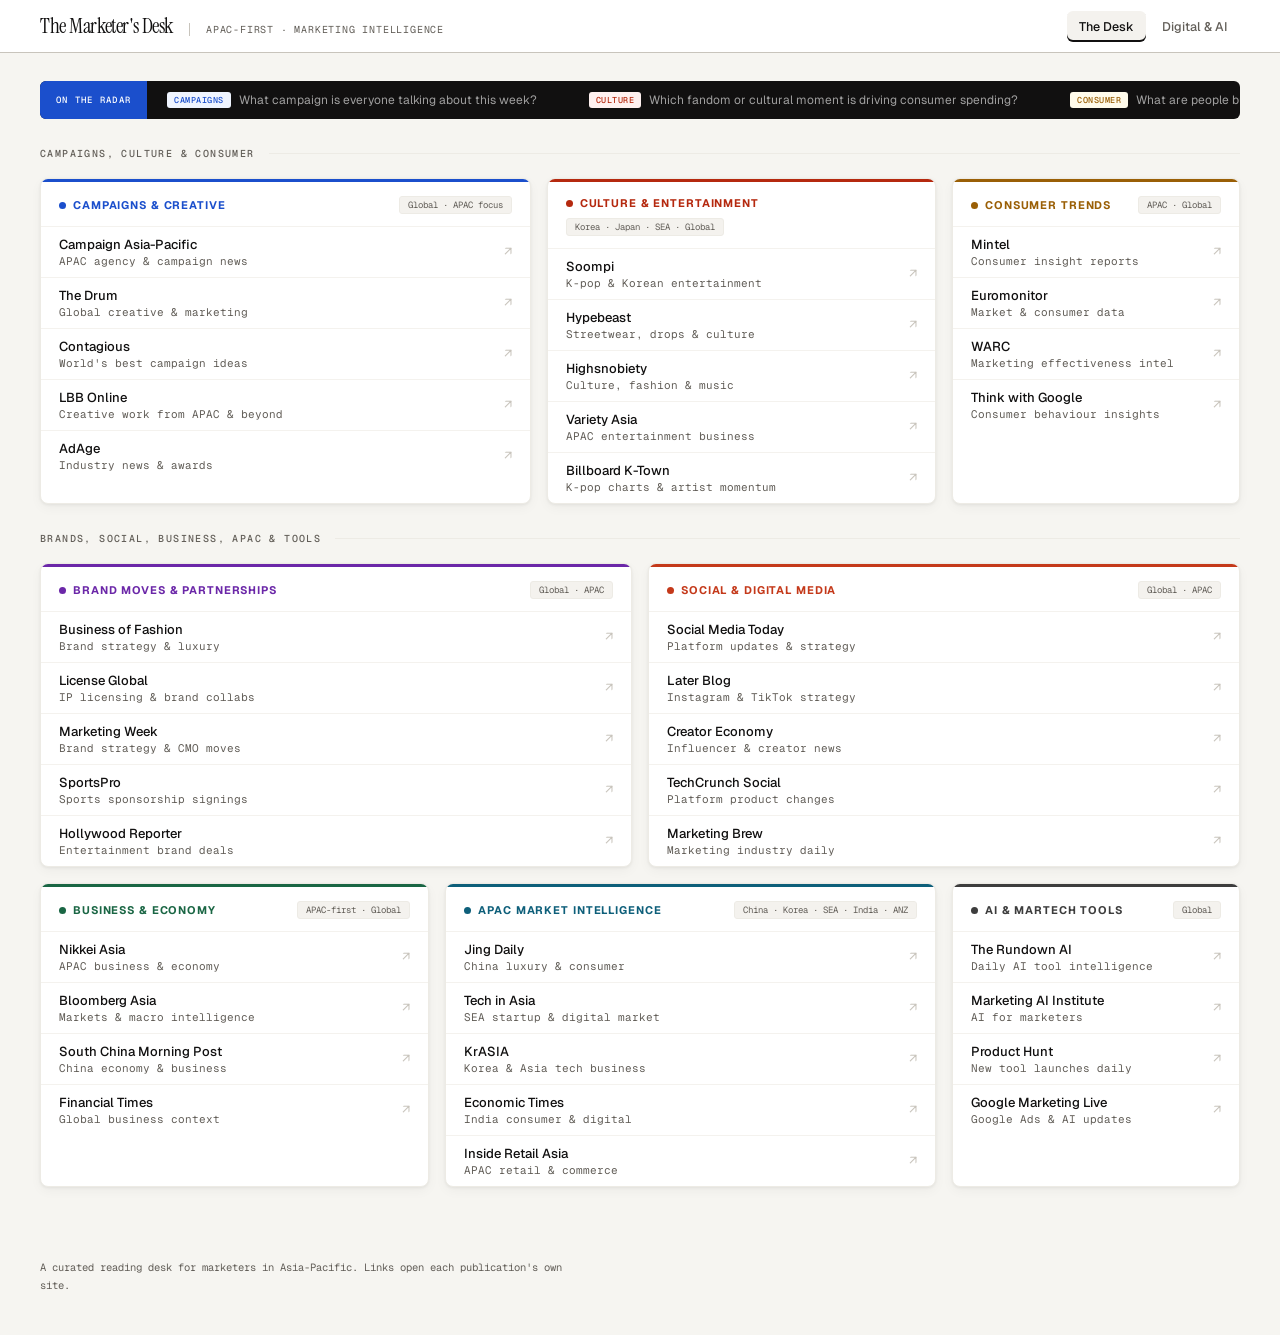
<file: marketers-desk.html>
<!DOCTYPE html>
<html lang="en">
<head>
<meta charset="utf-8">
<meta name="viewport" content="width=device-width, initial-scale=1, viewport-fit=cover">
<title>The Marketer's Desk</title>
<link rel="preconnect" href="https://fonts.googleapis.com">
<link rel="preconnect" href="https://fonts.gstatic.com" crossorigin>
<link href="https://fonts.googleapis.com/css2?family=Instrument+Serif:ital@0;1&family=Geist:wght@300;400;500;600;700&family=Geist+Mono:wght@400;500&display=swap" rel="stylesheet">
<style>
/* Layout: sticky masthead with two page tabs; The Desk = radar strip + two 12-column sections of category desks; Digital & AI = intro + platform and AI desks. */
:root {
  --bg:#F6F5F1; --paper:#FFFFFF; --ink:#111010; --ink-70:#3D3A36; --ink-55:#625E58; --ink-20:#C8C4BC; --ink-08:#EDEBE5; --ink-04:#F4F2EE;
  --bar:#111010; --on-bar:#FFFFFF; --on-bar-muted:rgba(255,255,255,0.72); --on-bar-soft:rgba(255,255,255,0.6);
  --live:#DC2626; --online:#16A34A; --focus:#1B4FCC;
  --campaigns:#1B4FCC; --culture:#B5290F; --brands:#6B27A8; --consumer:#9A5F06; --biz:#1A6644; --social:#C4391A; --apac:#0E5F7A; --tools:#3D3D3D;
  --campaigns-soft:#EFF4FF; --culture-soft:#FFF1F0; --brands-soft:#F5F0FF; --consumer-soft:#FFFBEB; --biz-soft:#EEF8F2; --social-soft:#FFF2EE; --apac-soft:#EDFCFF; --tools-soft:#F3F4F6;
  --shadow:0 1px 3px rgba(17,16,16,0.06), 0 4px 12px rgba(17,16,16,0.04);
  --shadow-lg:0 2px 6px rgba(17,16,16,0.08), 0 8px 24px rgba(17,16,16,0.06);
  --serif:"Instrument Serif", Georgia, "Times New Roman", serif;
  --sans:"Geist", system-ui, -apple-system, "Segoe UI", sans-serif;
  --mono:"Geist Mono", ui-monospace, "SFMono-Regular", Menlo, monospace;
}
@media (prefers-color-scheme: dark) { :root:not([data-theme="light"]) {
  --bg:#151413; --paper:#1D1C1A; --ink:#F2EFE9; --ink-70:#CFCAC2; --ink-55:#A39E96; --ink-20:#3E3B37; --ink-08:#2C2A27; --ink-04:#232120;
  --bar:#0B0B0A; --focus:#8FB0FF;
  --campaigns:#8FB0FF; --culture:#FF9B85; --brands:#C9A4F2; --consumer:#F2B851; --biz:#7FD1A6; --social:#FF9F80; --apac:#6FC8E3; --tools:#C4C4C4;
  --campaigns-soft:#1C2540; --culture-soft:#3A1C16; --brands-soft:#2B1E3D; --consumer-soft:#33270F; --biz-soft:#16301F; --social-soft:#3A1F17; --apac-soft:#13303A; --tools-soft:#2A2A2A;
  --shadow:0 1px 3px rgba(0,0,0,0.4); --shadow-lg:0 2px 6px rgba(0,0,0,0.45), 0 8px 24px rgba(0,0,0,0.35);
  color-scheme: dark; } }
:root[data-theme="dark"] {
  --bg:#151413; --paper:#1D1C1A; --ink:#F2EFE9; --ink-70:#CFCAC2; --ink-55:#A39E96; --ink-20:#3E3B37; --ink-08:#2C2A27; --ink-04:#232120;
  --bar:#0B0B0A; --focus:#8FB0FF;
  --campaigns:#8FB0FF; --culture:#FF9B85; --brands:#C9A4F2; --consumer:#F2B851; --biz:#7FD1A6; --social:#FF9F80; --apac:#6FC8E3; --tools:#C4C4C4;
  --campaigns-soft:#1C2540; --culture-soft:#3A1C16; --brands-soft:#2B1E3D; --consumer-soft:#33270F; --biz-soft:#16301F; --social-soft:#3A1F17; --apac-soft:#13303A; --tools-soft:#2A2A2A;
  --shadow:0 1px 3px rgba(0,0,0,0.4); --shadow-lg:0 2px 6px rgba(0,0,0,0.45), 0 8px 24px rgba(0,0,0,0.35);
  color-scheme: dark; }

*, *::before, *::after { box-sizing: border-box; }
[hidden] { display:none !important; }
body { margin:0; font-family:var(--sans); background:var(--bg); color:var(--ink); -webkit-font-smoothing:antialiased; font-size:14px; }
body::before { content:""; position:fixed; inset:0 0 auto; height:env(safe-area-inset-top, 0px); z-index:400; background:var(--paper); }
a { color:inherit; }
:focus-visible { outline:2px solid var(--focus); outline-offset:2px; border-radius:4px; }
.wrap { max-width:1400px; margin:0 auto; padding-left:max(16px, env(safe-area-inset-left, 0px)); padding-right:max(16px, env(safe-area-inset-right, 0px)); }
@media (min-width:781px) { .wrap { padding-left:max(40px, env(safe-area-inset-left, 0px)); padding-right:max(40px, env(safe-area-inset-right, 0px)); } }

/* masthead */
.topbar { position:sticky; top:env(safe-area-inset-top, 0px); z-index:300; background:var(--paper); border-bottom:1px solid var(--ink-20); }
.topbar .wrap { min-height:52px; display:flex; align-items:center; justify-content:space-between; gap:12px; flex-wrap:wrap; padding-block:8px; }
.tb-left { display:flex; align-items:baseline; gap:16px; min-width:0; }
.wordmark { font-family:var(--serif); font-size:21px; letter-spacing:-0.02em; margin:0; font-weight:400; white-space:nowrap; }
.tb-sub { font-family:var(--mono); font-size:10px; letter-spacing:0.08em; color:var(--ink-55); text-transform:uppercase; border-left:1px solid var(--ink-20); padding-left:16px; white-space:nowrap; }
.tb-right { display:flex; align-items:center; gap:14px; }
.pip { width:7px; height:7px; border-radius:50%; background:var(--online); box-shadow:0 0 0 3px rgba(22,163,74,0.2); flex-shrink:0; }
.clock { font-family:var(--mono); font-size:11px; color:var(--ink-55); font-variant-numeric:tabular-nums; white-space:nowrap; }
.btn { font-family:var(--sans); font-size:12px; font-weight:600; letter-spacing:0.01em; background:var(--ink); color:var(--paper); border:none; border-radius:6px; padding:9px 16px; cursor:pointer; display:inline-flex; align-items:center; gap:6px; transition:opacity .15s; white-space:nowrap; }
.btn:hover { opacity:.84; }
.btn[disabled] { opacity:.5; cursor:default; }
.btn.ghost { background:transparent; color:var(--ink); border:1px solid var(--ink-20); }
.btn .ri { display:inline-block; }
.btn.busy .ri { animation:spin .75s linear infinite; }
@keyframes spin { to { transform:rotate(360deg); } }

main.wrap { padding-block:28px 72px; display:flex; flex-direction:column; gap:28px; }

/* page tabs */
.tabs { display:flex; gap:4px; }
.tabs a { text-decoration:none; font-size:12.5px; font-weight:500; color:var(--ink-55); padding:7px 12px; border-radius:6px; white-space:nowrap; }
.tabs a:hover { color:var(--ink); background:var(--ink-04); }
.tabs a[aria-current="page"] { color:var(--ink); background:var(--ink-04); box-shadow:inset 0 -2px 0 var(--ink); }
.intro { display:flex; flex-direction:column; gap:8px; }
.intro h2 { font-family:var(--serif); font-weight:400; font-size:clamp(28px, 3.4vw, 42px); line-height:1.08; letter-spacing:-0.01em; margin:0; text-wrap:balance; }
.intro p { margin:0; font-size:15px; line-height:1.65; color:var(--ink-70); max-width:68ch; }
.view { display:flex; flex-direction:column; gap:28px; }

/* radar */
.radar { background:var(--bar); border-radius:6px; min-height:38px; display:flex; align-items:stretch; overflow:hidden; }
.radar-badge { background:#1B4FCC; color:#FFFFFF; display:flex; align-items:center; padding:0 16px; font-family:var(--mono); font-size:9px; font-weight:500; letter-spacing:0.14em; text-transform:uppercase; white-space:nowrap; flex-shrink:0; }
.radar-scroll { overflow:hidden; flex:1; display:flex; align-items:center; min-width:0; }
.radar-track { display:flex; gap:52px; white-space:nowrap; animation:tick 60s linear infinite; padding-left:20px; }
.radar:hover .radar-track { animation-play-state:paused; }
@keyframes tick { from { transform:translateX(0); } to { transform:translateX(-50%); } }
.ti { display:inline-flex; align-items:center; gap:8px; font-size:12px; color:var(--on-bar-soft); }
.ti-pill { font-family:var(--mono); font-size:8.5px; padding:2px 7px; border-radius:3px; font-weight:500; text-transform:uppercase; letter-spacing:0.06em; background:var(--soft); color:var(--cat); }

/* sections */
.sec { display:flex; flex-direction:column; gap:18px; }
.sec-row { display:flex; align-items:center; gap:14px; }
.sec-label { font-family:var(--mono); font-size:10px; font-weight:500; letter-spacing:0.14em; text-transform:uppercase; color:var(--ink-55); white-space:nowrap; margin:0; }
.sec-line { flex:1; height:1px; background:var(--ink-08); }
.grid { display:grid; grid-template-columns:repeat(12, minmax(0,1fr)); gap:16px; }
.s3 { grid-column:span 3; } .s8 { grid-column:span 8; } .s4 { grid-column:span 4; } .s5 { grid-column:span 5; } .s6 { grid-column:span 6; }

.card { background:var(--paper); border:1px solid var(--ink-08); border-radius:8px; overflow:hidden; box-shadow:var(--shadow); display:flex; flex-direction:column; transition:box-shadow .2s, border-color .2s, transform .2s; min-width:0; }
.card:hover { box-shadow:var(--shadow-lg); border-color:var(--ink-20); transform:translateY(-1px); }
.accent { height:3px; background:var(--cat); flex-shrink:0; }
.card-head { padding:14px 18px 12px; border-bottom:1px solid var(--ink-04); display:flex; align-items:center; justify-content:space-between; gap:8px; flex-wrap:wrap; }
.ch-left { display:flex; align-items:center; gap:7px; min-width:0; }
.dot { width:7px; height:7px; border-radius:50%; background:var(--cat); flex-shrink:0; }
.ch-name { font-size:11px; font-weight:700; letter-spacing:0.08em; text-transform:uppercase; color:var(--cat); margin:0; }
.geo { font-family:var(--mono); font-size:9px; color:var(--ink-55); background:var(--ink-04); border:1px solid var(--ink-08); padding:2px 8px; border-radius:3px; white-space:nowrap; }
.src { list-style:none; margin:0; padding:0; flex:1; }
.src a { display:flex; align-items:center; justify-content:space-between; gap:8px; padding:9px 18px; border-bottom:1px solid var(--ink-04); text-decoration:none; transition:background .1s; }
.src li:last-child a { border-bottom:none; }
.src a:hover { background:var(--ink-04); }
.src .nm { font-size:13px; font-weight:500; color:var(--ink); display:block; overflow:hidden; text-overflow:ellipsis; white-space:nowrap; }
.src .ds { font-size:11px; color:var(--ink-55); font-family:var(--mono); display:block; margin-top:1px; }
.src .go { font-size:13px; color:var(--ink-20); flex-shrink:0; transition:color .15s, transform .15s; }
.src a:hover .go { color:var(--ink); transform:translate(2px,-2px); }
.src a > span:first-child { min-width:0; }

footer.wrap { padding-block:0 40px; }
footer p { font-family:var(--mono); font-size:10.5px; color:var(--ink-55); line-height:1.7; margin:0; max-width:90ch; }

@media (max-width:1100px) {
  .s3, .s4, .s5 { grid-column:span 6; } .s8 { grid-column:span 12; }
}
@media (max-width:780px) {
  .tb-sub { display:none; } .tabs { width:100%; }
  .s3, .s4, .s5, .s6, .s8 { grid-column:span 12; }
}
@media (prefers-reduced-motion:reduce) {
  .radar-track { animation:none; }
  .card, .card:hover { transition:none; transform:none; }
}
</style>
</head>
<body>

<header class="topbar">
  <div class="wrap">
    <div class="tb-left">
      <a href="#desk" style="text-decoration:none"><h1 class="wordmark">The Marketer's Desk</h1></a>
      <span class="tb-sub">APAC-first · Marketing Intelligence</span>
    </div>
    <nav class="tabs" aria-label="Pages">
      <a href="#desk" data-view="desk">The Desk</a>
      <a href="#digital" data-view="digital">Digital &amp; AI</a>
    </nav>
  </div>
</header>

<main class="wrap">
  <div class="view" id="view-desk">
    <div class="radar" aria-label="On the radar">
      <div class="radar-badge">On the radar</div>
      <div class="radar-scroll"><div class="radar-track" id="radar"></div></div>
    </div>
    <section class="sec" aria-labelledby="sec1">
      <div class="sec-row"><h2 class="sec-label" id="sec1">Campaigns, Culture &amp; Consumer</h2><div class="sec-line"></div></div>
      <div class="grid" id="grid1"></div>
    </section>
    <section class="sec" aria-labelledby="sec2">
      <div class="sec-row"><h2 class="sec-label" id="sec2">Brands, Social, Business, APAC &amp; Tools</h2><div class="sec-line"></div></div>
      <div class="grid" id="grid2"></div>
    </section>
  </div>

  <div class="view" id="view-digital" hidden>
    <div class="intro">
      <h2>Digital marketing &amp; AI: what's new on every platform</h2>
      <p>Each platform announces its new ad formats, creator tools and AI features in its own newsroom or blog. Start here, then use the trackers to see what the industry makes of it.</p>
    </div>
    <section class="sec" aria-labelledby="sec3">
      <div class="sec-row"><h2 class="sec-label" id="sec3">Platforms</h2><div class="sec-line"></div></div>
      <div class="grid" id="grid3"></div>
    </section>
    <section class="sec" aria-labelledby="sec4">
      <div class="sec-row"><h2 class="sec-label" id="sec4">AI makers &amp; industry trackers</h2><div class="sec-line"></div></div>
      <div class="grid" id="grid4"></div>
    </section>
  </div>
</main>

<footer class="wrap">
  <p>A curated reading desk for marketers in Asia-Pacific. Links open each publication's own site.</p>
</footer>

<script>
(function () {
  const CATS = [
    { id:'campaigns', label:'Campaigns & Creative', geo:'Global · APAC focus', grid:1, span:'s5', brief:true,
      q:'What campaign is everyone talking about this week?',
      sources:[['Campaign Asia-Pacific','APAC agency & campaign news','https://www.campaignasia.com'],['The Drum','Global creative & marketing','https://www.thedrum.com'],['Contagious','World\'s best campaign ideas','https://www.contagious.com'],['LBB Online','Creative work from APAC & beyond','https://lbbonline.com'],['AdAge','Industry news & awards','https://adage.com']] },
    { id:'culture', label:'Culture & Entertainment', geo:'Korea · Japan · SEA · Global', grid:1, span:'s4', brief:true,
      q:'Which fandom or cultural moment is driving consumer spending?',
      sources:[['Soompi','K-pop & Korean entertainment','https://www.soompi.com'],['Hypebeast','Streetwear, drops & culture','https://hypebeast.com'],['Highsnobiety','Culture, fashion & music','https://www.highsnobiety.com'],['Variety Asia','APAC entertainment business','https://variety.com/v/asia/'],['Billboard K-Town','K-pop charts & artist momentum','https://www.billboard.com/k-town/']] },
    { id:'consumer', label:'Consumer Trends', geo:'APAC · Global', grid:1, span:'s3', brief:false,
      q:'What are people buying more of, or walking away from?',
      sources:[['Mintel','Consumer insight reports','https://www.mintel.com/press-centre/'],['Euromonitor','Market & consumer data','https://www.euromonitor.com/articles'],['WARC','Marketing effectiveness intel','https://www.warc.com'],['Think with Google','Consumer behaviour insights','https://www.thinkwithgoogle.com']] },
    { id:'brands', label:'Brand Moves & Partnerships', geo:'Global · APAC', grid:2, span:'s6', brief:true,
      q:'Who just announced the collab nobody saw coming?',
      sources:[['Business of Fashion','Brand strategy & luxury','https://www.businessoffashion.com'],['License Global','IP licensing & brand collabs','https://www.licenseglobal.com'],['Marketing Week','Brand strategy & CMO moves','https://www.marketingweek.com'],['SportsPro','Sports sponsorship signings','https://www.sportspromedia.com'],['Hollywood Reporter','Entertainment brand deals','https://www.hollywoodreporter.com']] },
    { id:'social', label:'Social & Digital Media', geo:'Global · APAC', grid:2, span:'s6', brief:true,
      q:'What platform change just broke every marketer\'s schedule?',
      sources:[['Social Media Today','Platform updates & strategy','https://www.socialmediatoday.com'],['Later Blog','Instagram & TikTok strategy','https://later.com/blog/'],['Creator Economy','Influencer & creator news','https://www.creatoreconomy.so'],['TechCrunch Social','Platform product changes','https://techcrunch.com/tag/social/'],['Marketing Brew','Marketing industry daily','https://www.marketingbrew.com']] },
    { id:'biz', label:'Business & Economy', geo:'APAC-first · Global', grid:2, span:'s4', brief:false,
      q:'How are ad budgets shifting across APAC this quarter?',
      sources:[['Nikkei Asia','APAC business & economy','https://asia.nikkei.com'],['Bloomberg Asia','Markets & macro intelligence','https://www.bloomberg.com/asia'],['South China Morning Post','China economy & business','https://www.scmp.com'],['Financial Times','Global business context','https://www.ft.com']] },
    { id:'apac', label:'APAC Market Intelligence', geo:'China · Korea · SEA · India · ANZ', grid:2, span:'s5', brief:true,
      q:'Which APAC market is moving fastest right now?',
      sources:[['Jing Daily','China luxury & consumer','https://jingdaily.com'],['Tech in Asia','SEA startup & digital market','https://www.techinasia.com'],['KrASIA','Korea & Asia tech business','https://kr.asia'],['Economic Times','India consumer & digital','https://economictimes.indiatimes.com'],['Inside Retail Asia','APAC retail & commerce','https://insideretail.asia']] },
    { id:'tools', label:'AI & MarTech Tools', geo:'Global', grid:2, span:'s3', brief:false,
      q:'Which AI tool just made a whole job role faster?',
      sources:[['The Rundown AI','Daily AI tool intelligence','https://www.therundown.ai'],['Marketing AI Institute','AI for marketers','https://www.marketingaiinstitute.com'],['Product Hunt','New tool launches daily','https://www.producthunt.com'],['Google Marketing Live','Google Ads & AI updates','https://marketinglive.google']] },
  ];
  CATS.push(
    { id:'campaigns', label:'Meta', geo:'Facebook · Instagram · WhatsApp', grid:3, span:'s4',
      sources:[['Meta for Business news','Ads products & AI tools','https://www.facebook.com/business/news'],['Meta Newsroom','Company & product announcements','https://about.fb.com/news/'],['Instagram blog','Features for creators & brands','https://about.instagram.com/blog'],['WhatsApp Business blog','Messaging & commerce','https://business.whatsapp.com/blog']] },
    { id:'biz', label:'Google & YouTube', geo:'Search · YouTube · Gemini', grid:3, span:'s4',
      sources:[['Google Ads & Commerce blog','Ads, Shopping & AI features','https://blog.google/products/ads-commerce/'],['Google AI blog','Gemini & AI announcements','https://blog.google/technology/ai/'],['YouTube Official Blog','Creator & ad updates','https://blog.youtube'],['Think with Google','Insights & playbooks','https://www.thinkwithgoogle.com']] },
    { id:'culture', label:'TikTok', geo:'Global · Southeast Asia', grid:3, span:'s4',
      sources:[['TikTok Newsroom','Product & policy news','https://newsroom.tiktok.com'],['TikTok for Business blog','Ads, Shop & creative tools','https://ads.tiktok.com/business/en/blog']] },
    { id:'apac', label:'LinkedIn', geo:'B2B · Global', grid:3, span:'s4',
      sources:[['LinkedIn Marketing Blog','B2B ads & content','https://www.linkedin.com/business/marketing/blog'],['LinkedIn Pressroom','Product announcements','https://news.linkedin.com']] },
    { id:'social', label:'Commerce & visual platforms', geo:'Amazon · Pinterest · Snap', grid:3, span:'s8',
      sources:[['Amazon Ads blog','Retail media & ad tools','https://advertising.amazon.com/blog'],['Pinterest Newsroom','Shopping & ad features','https://newsroom.pinterest.com'],['Snap Newsroom','AR, Lenses & ads','https://newsroom.snap.com']] },
    { id:'brands', label:'AI makers', geo:'Models & assistants', grid:4, span:'s6',
      sources:[['OpenAI News','ChatGPT & model releases','https://openai.com/news'],['Anthropic News','Claude releases','https://www.anthropic.com/news'],['Google DeepMind blog','Gemini research & models','https://deepmind.google/discover/blog/']] },
    { id:'tools', label:'Industry trackers', geo:'Daily coverage', grid:4, span:'s6',
      sources:[['Social Media Today','Platform updates as they ship','https://www.socialmediatoday.com'],['Search Engine Land','Google & search ads changes','https://searchengineland.com'],['Digiday','Media, ad tech & platforms','https://digiday.com'],['Marketing AI Institute','AI for marketers','https://www.marketingaiinstitute.com']] }
  );
  const $ = (id) => document.getElementById(id);
  const catVars = (c) => `--cat:var(--${c.id});--soft:var(--${c.id}-soft)`;
  const el = (tag, attrs, text) => { const n = document.createElement(tag); if (attrs) for (const k in attrs) n.setAttribute(k, attrs[k]); if (text != null) n.textContent = text; return n; };

  // Radar strip (rendered twice so the loop is seamless)
  const radar = $('radar');
  for (let pass = 0; pass < 2; pass++) for (const c of CATS.slice(0, 8)) {
    const item = el('span', { class:'ti', style:catVars(c) });
    if (pass) item.setAttribute('aria-hidden', 'true');
    item.append(el('span', { class:'ti-pill' }, c.id === 'biz' ? 'Business' : c.id), c.q);
    radar.append(item);
  }

  // Desks
  for (const c of CATS) {
    const card = el('article', { class:`card ${c.span}`, style:catVars(c), 'aria-labelledby':`h-${c.grid}-${c.id}` });
    card.append(el('div', { class:'accent' }));
    const head = el('div', { class:'card-head' });
    const left = el('div', { class:'ch-left' });
    left.append(el('span', { class:'dot', 'aria-hidden':'true' }), el('h3', { class:'ch-name', id:`h-${c.grid}-${c.id}` }, c.label));
    head.append(left, el('span', { class:'geo' }, c.geo));
    const list = el('ul', { class:'src' });
    for (const [nm, ds, url] of c.sources) {
      const a = el('a', { href:url, target:'_blank', rel:'noopener' });
      const t = el('span'); t.append(el('span', { class:'nm' }, nm), el('span', { class:'ds' }, ds));
      a.append(t, el('span', { class:'go', 'aria-hidden':'true' }, '↗'));
      const li = el('li'); li.append(a); list.append(li);
    }
    card.append(head, list);
    $(`grid${c.grid}`).append(card);
  }

  function route() {
    const v = location.hash === '#digital' ? 'digital' : 'desk';
    $('view-desk').hidden = v !== 'desk'; $('view-digital').hidden = v !== 'digital';
    document.querySelectorAll('.tabs a').forEach(a => a.dataset.view === v ? a.setAttribute('aria-current', 'page') : a.removeAttribute('aria-current'));
    window.scrollTo(0, 0);
  }
  addEventListener('hashchange', route);
  route();
})();
</script>
</body>
</html>
</file>
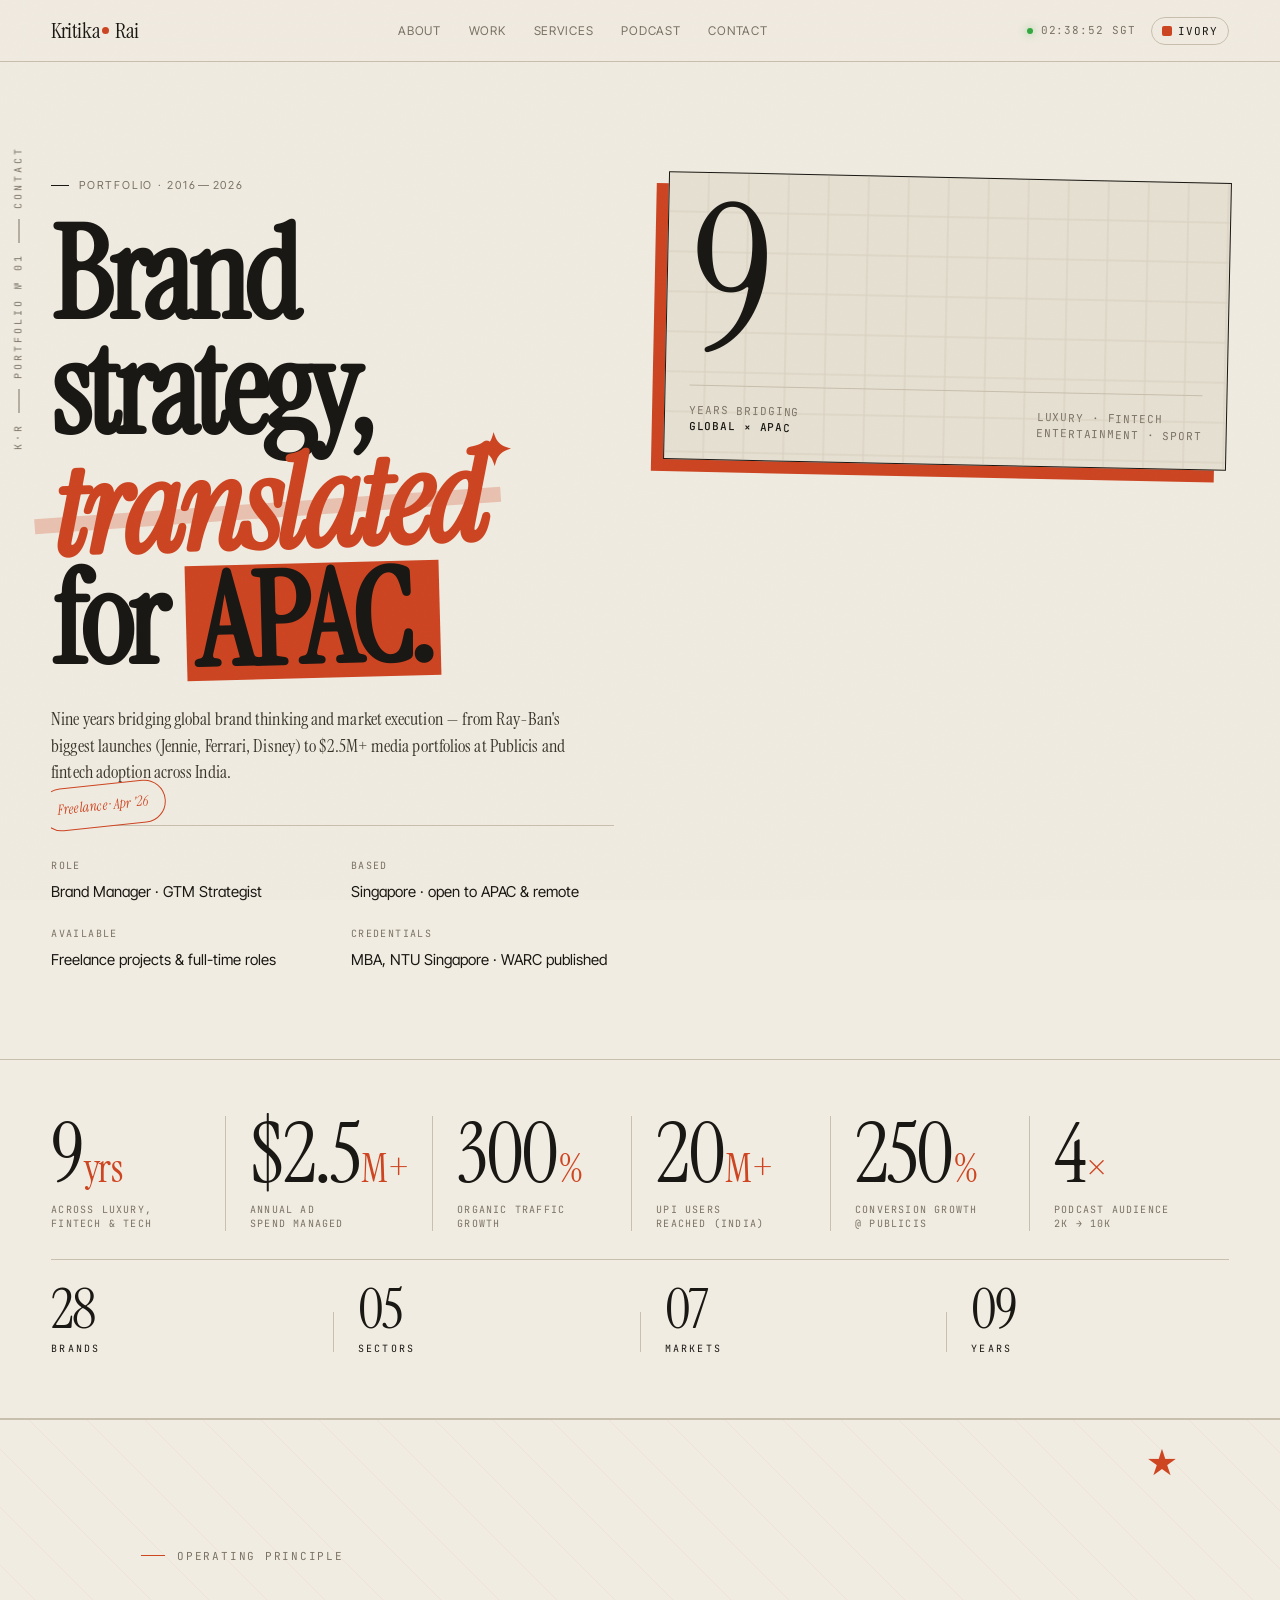
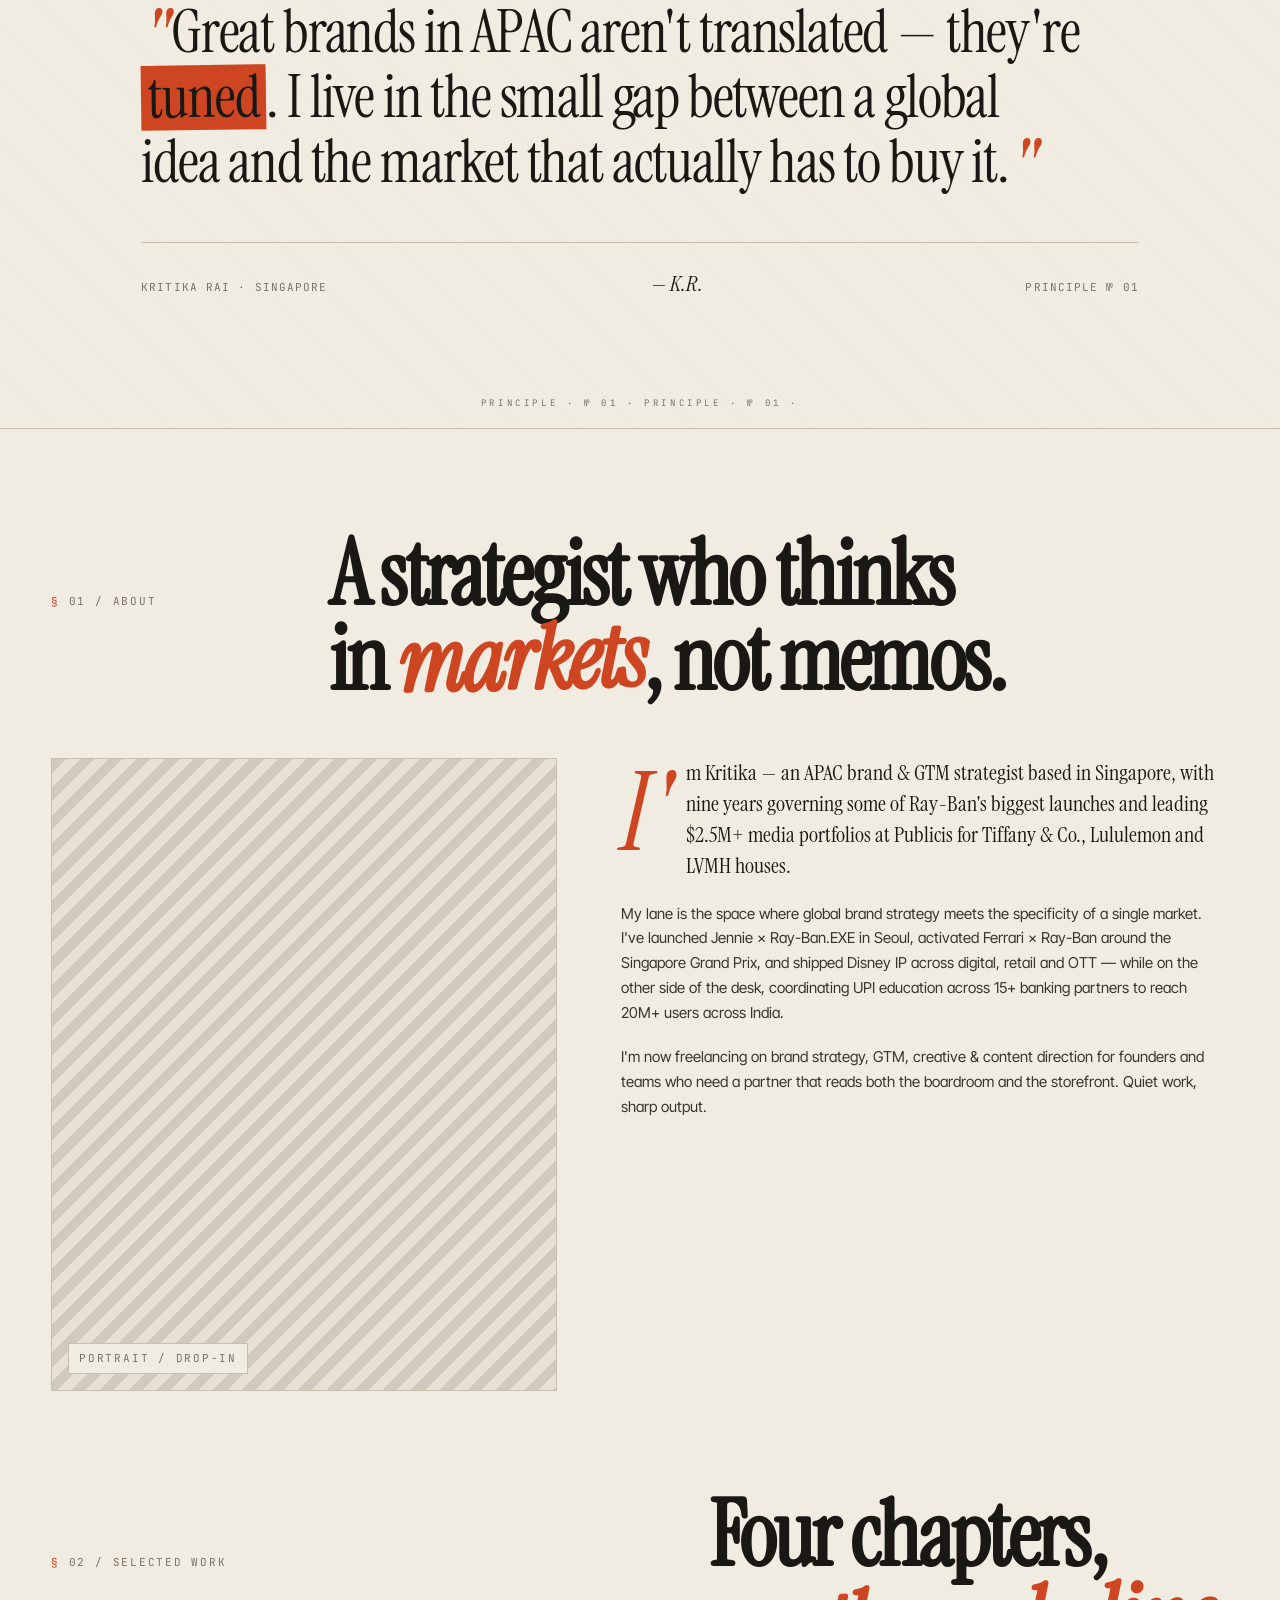
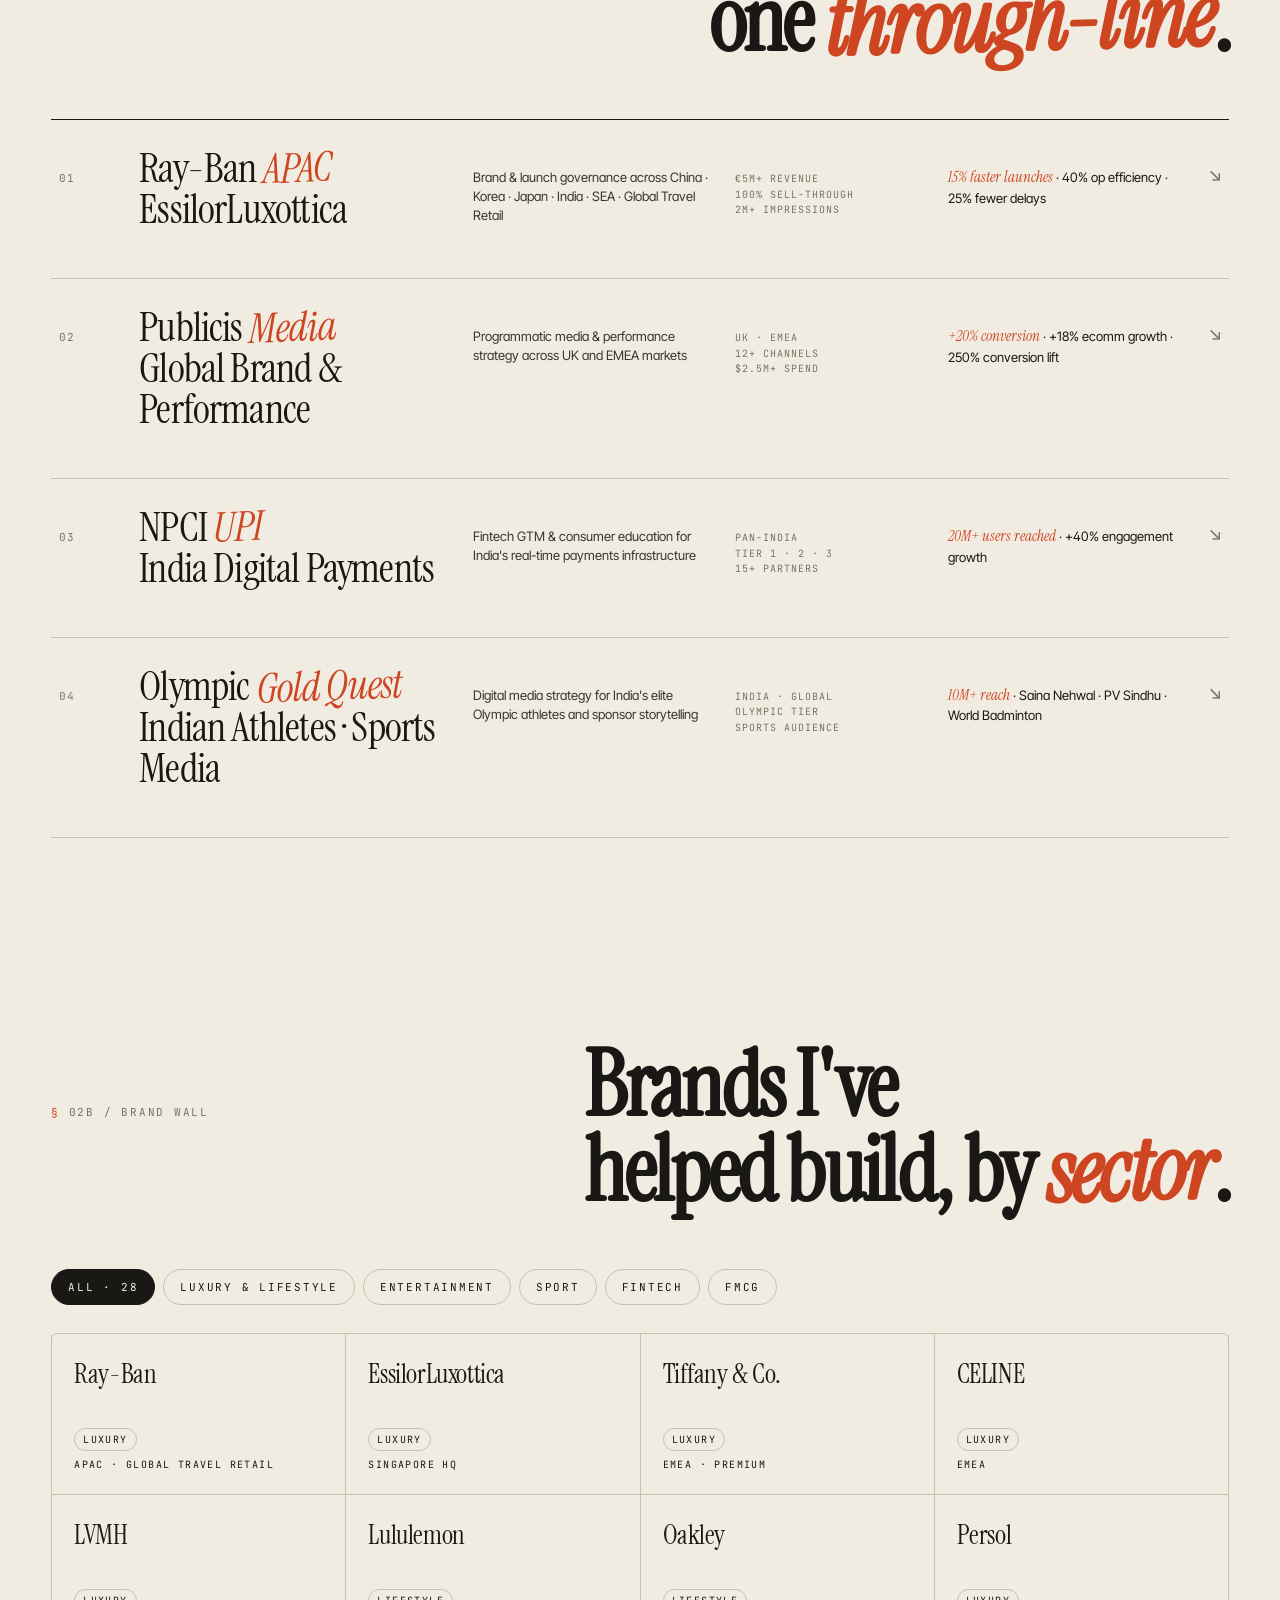
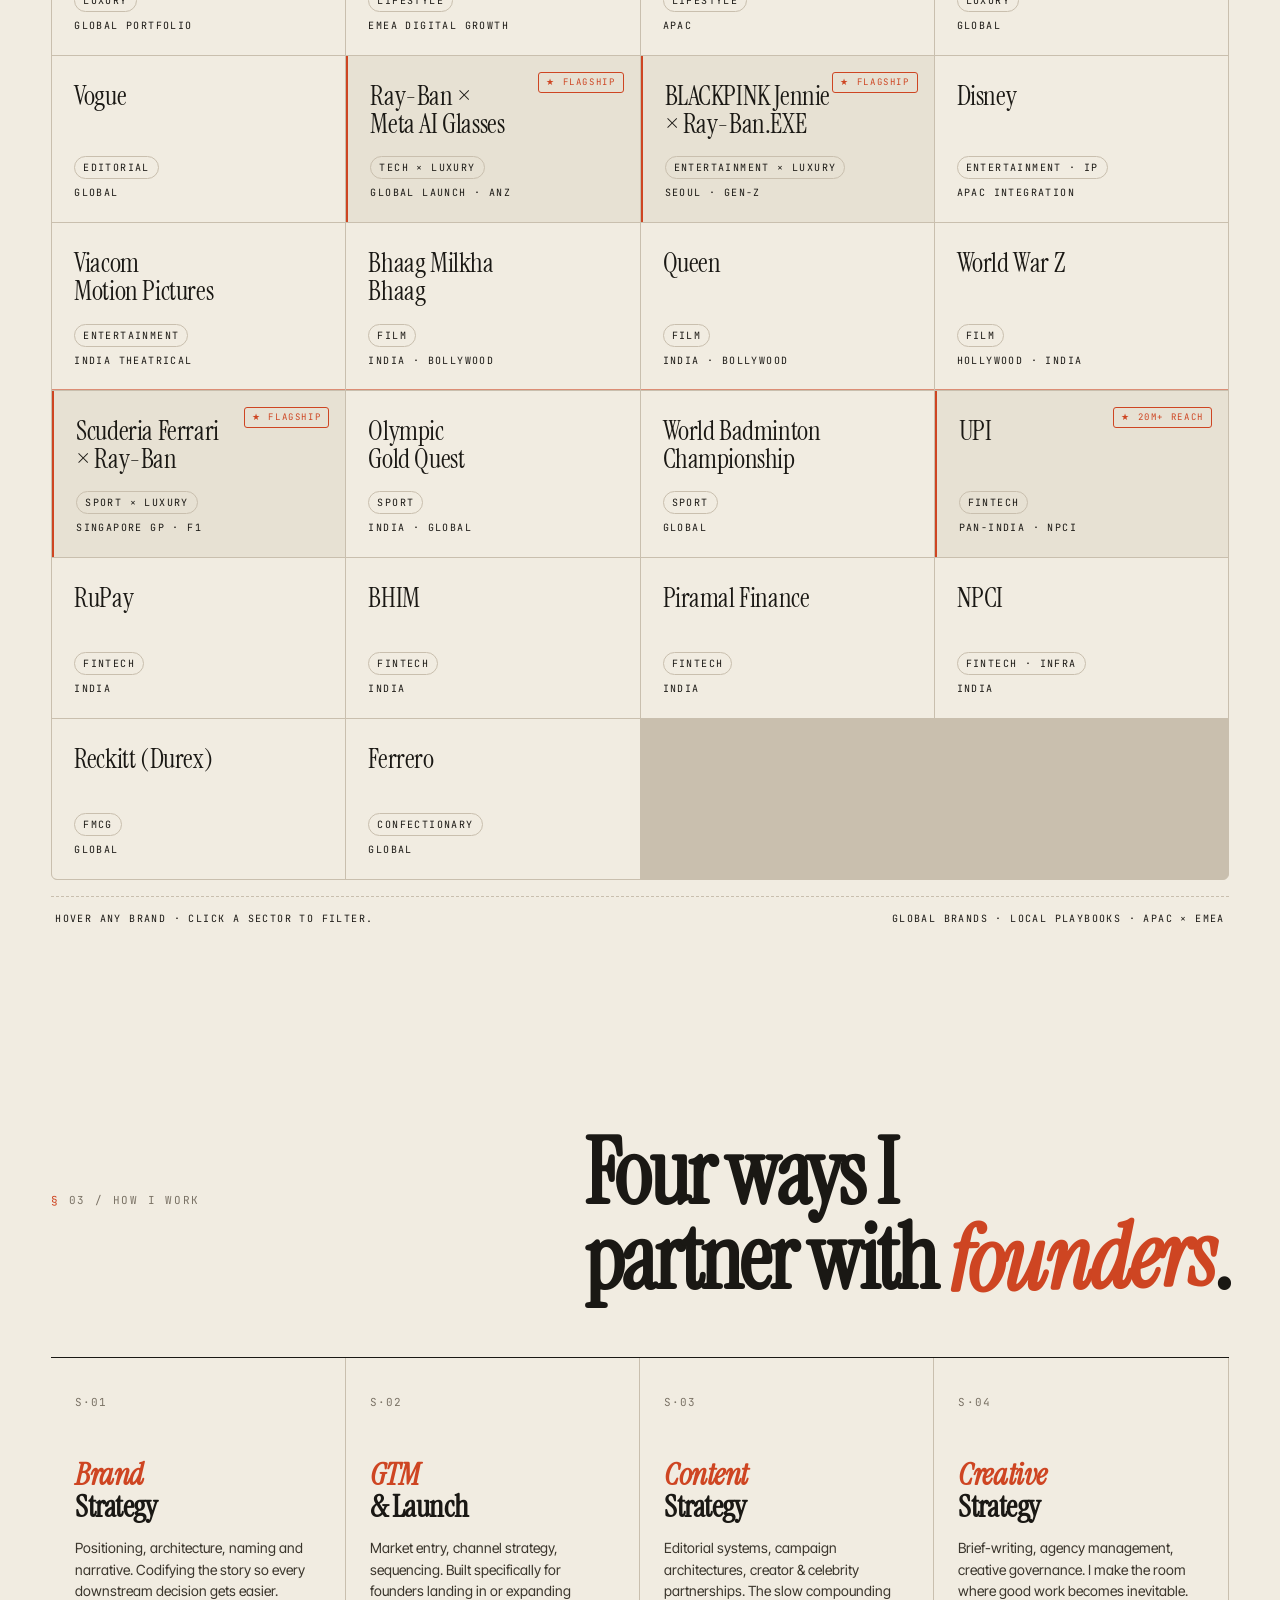
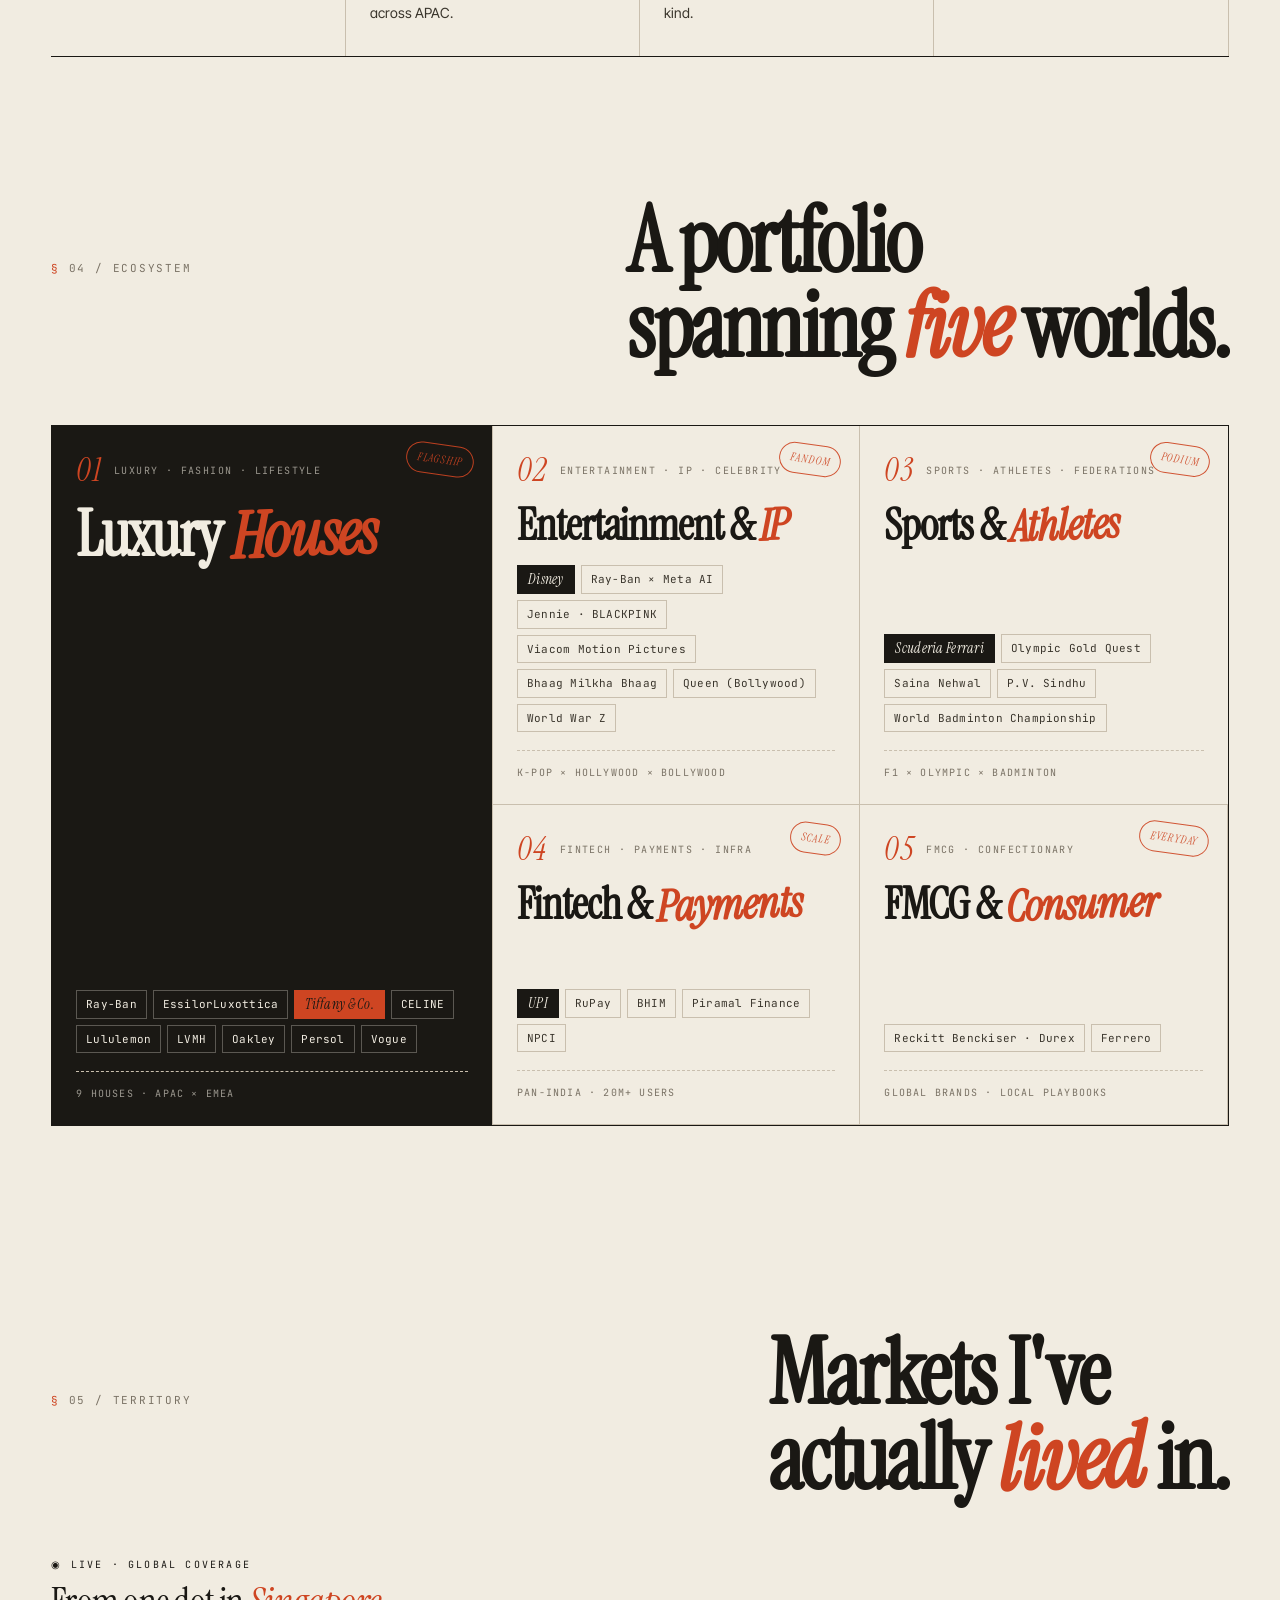
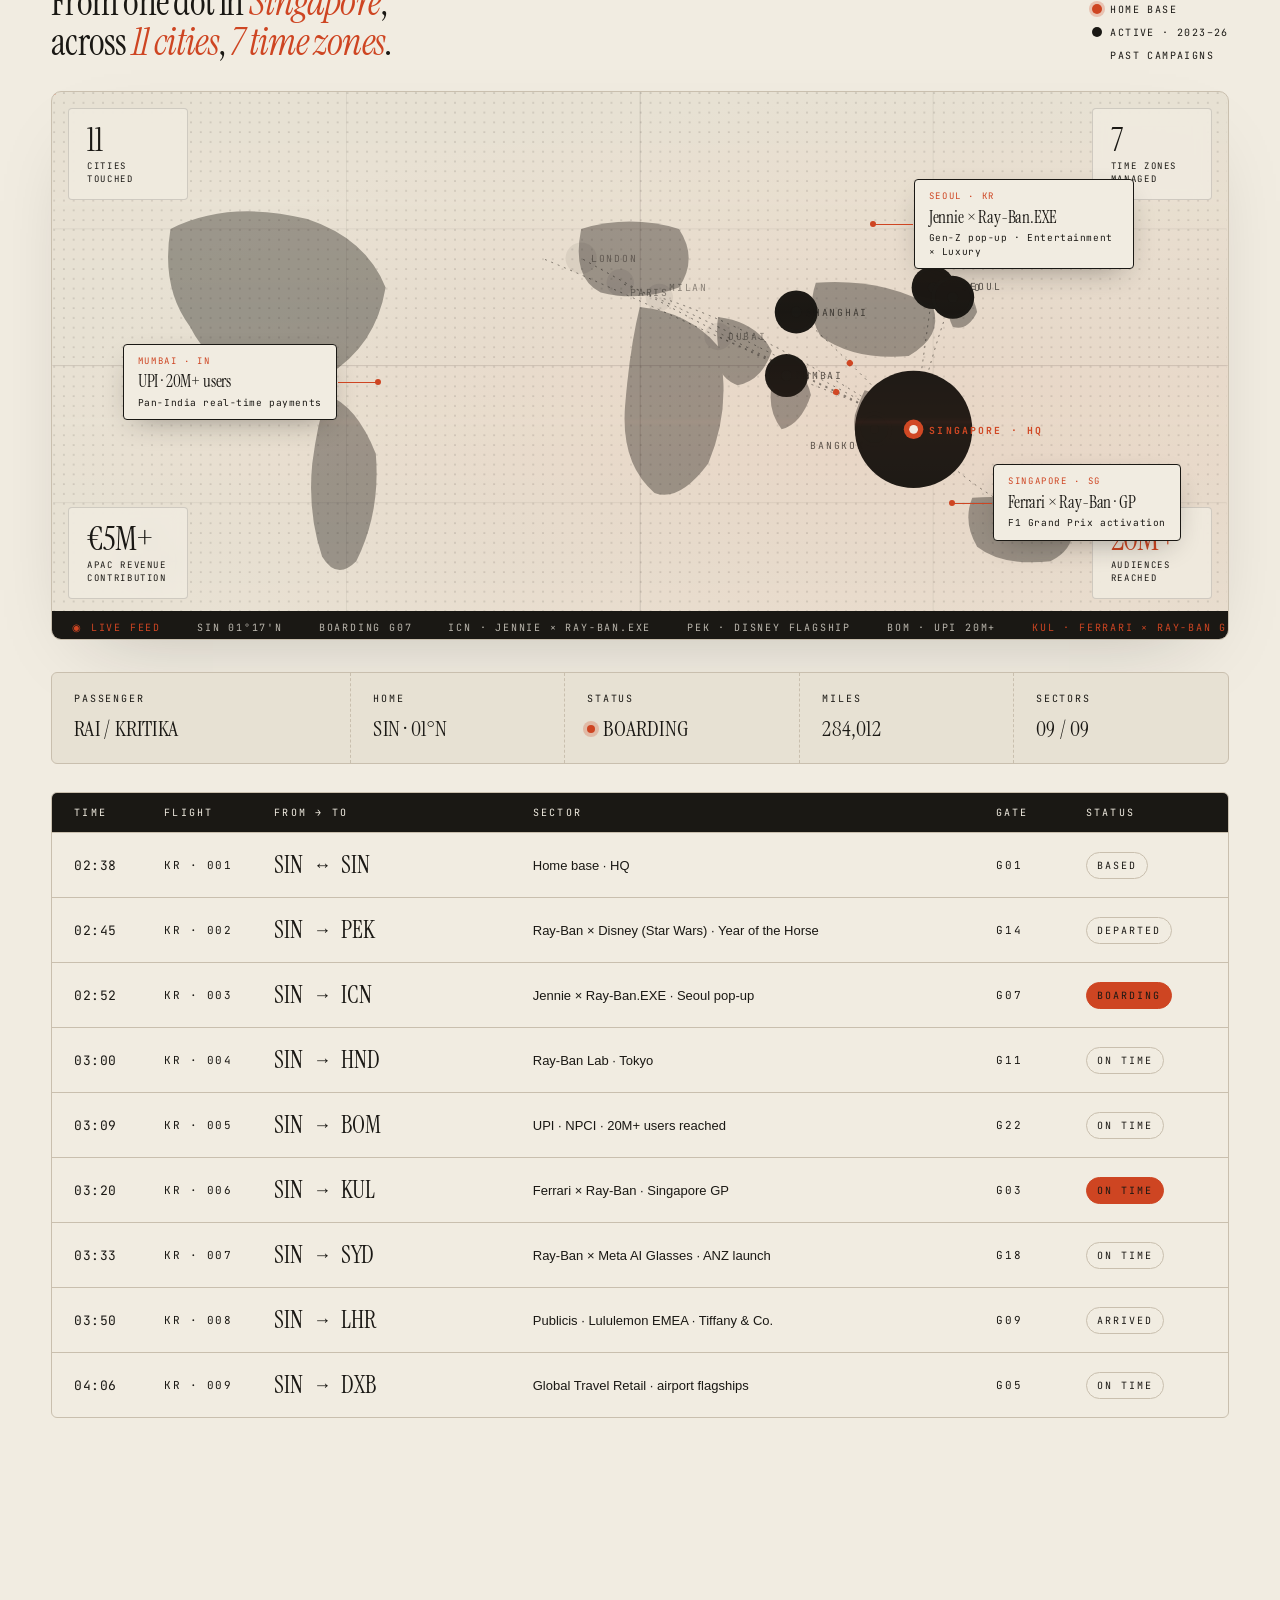
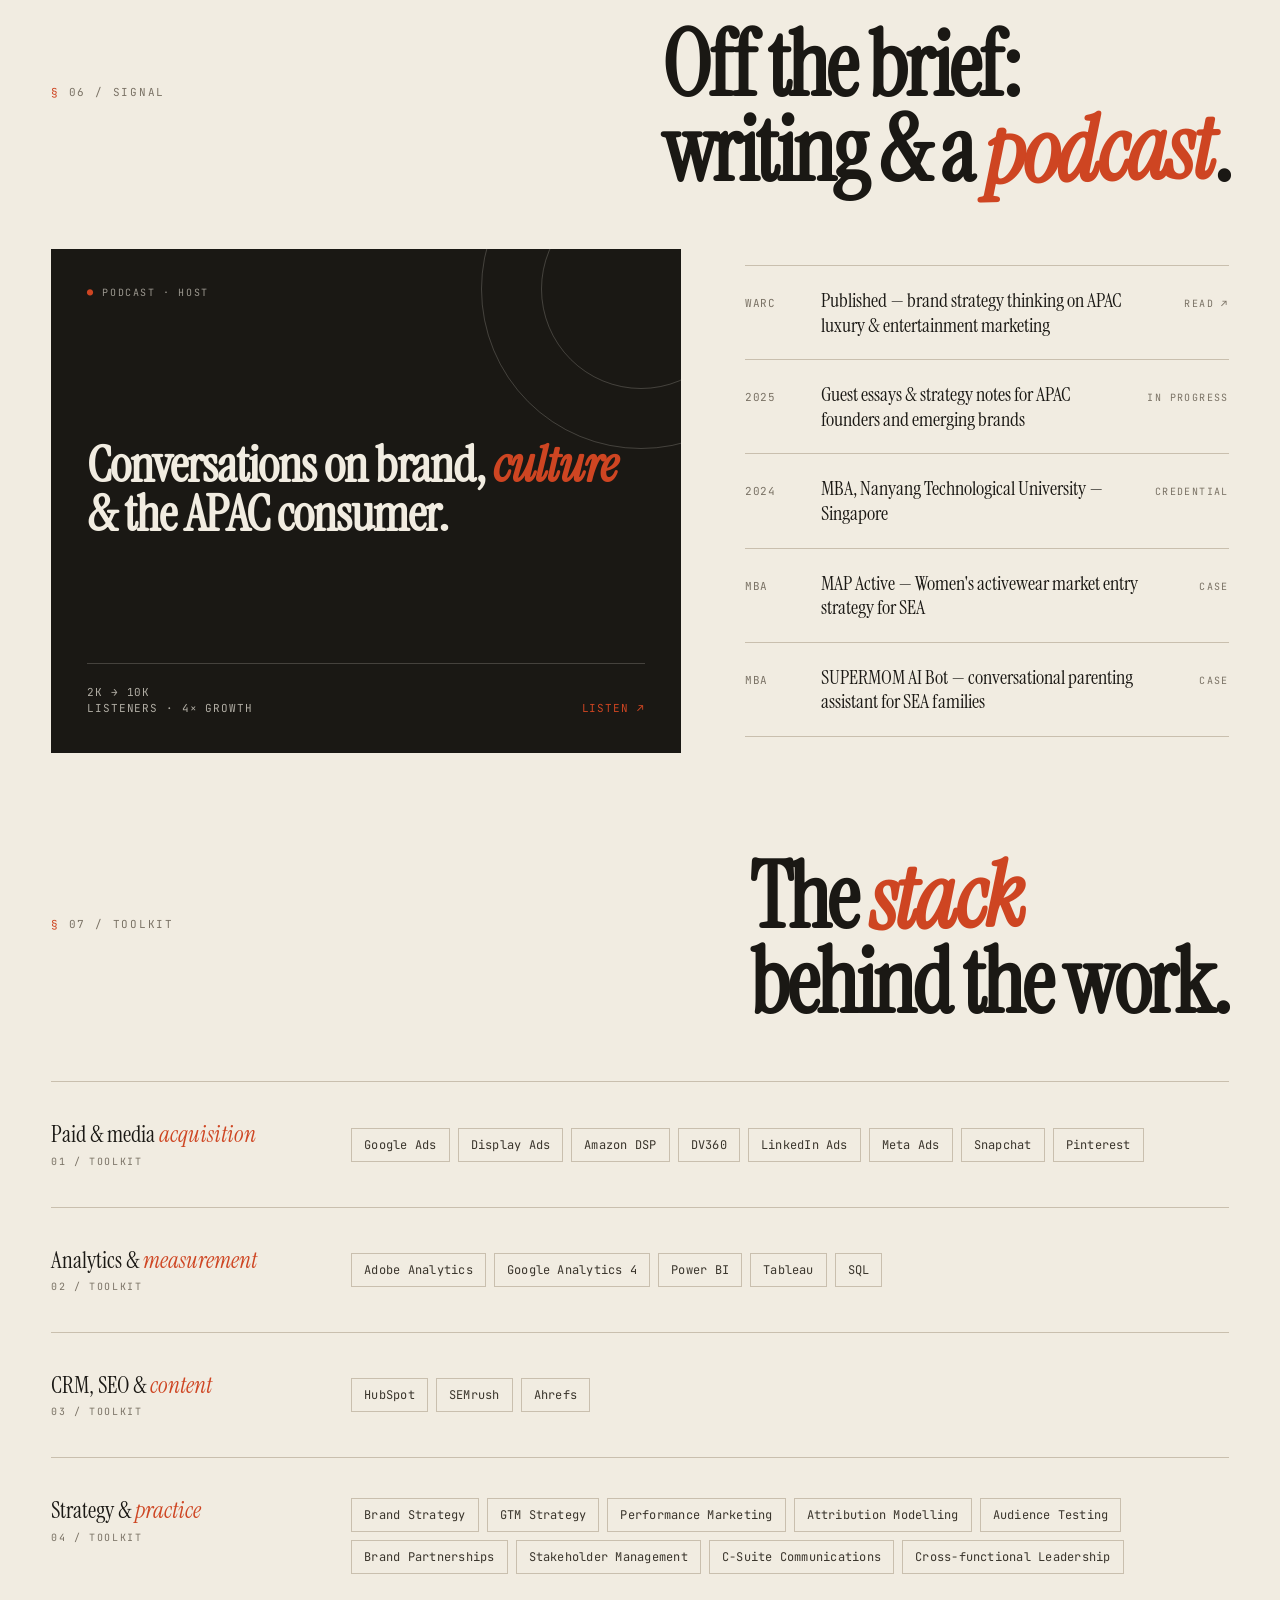
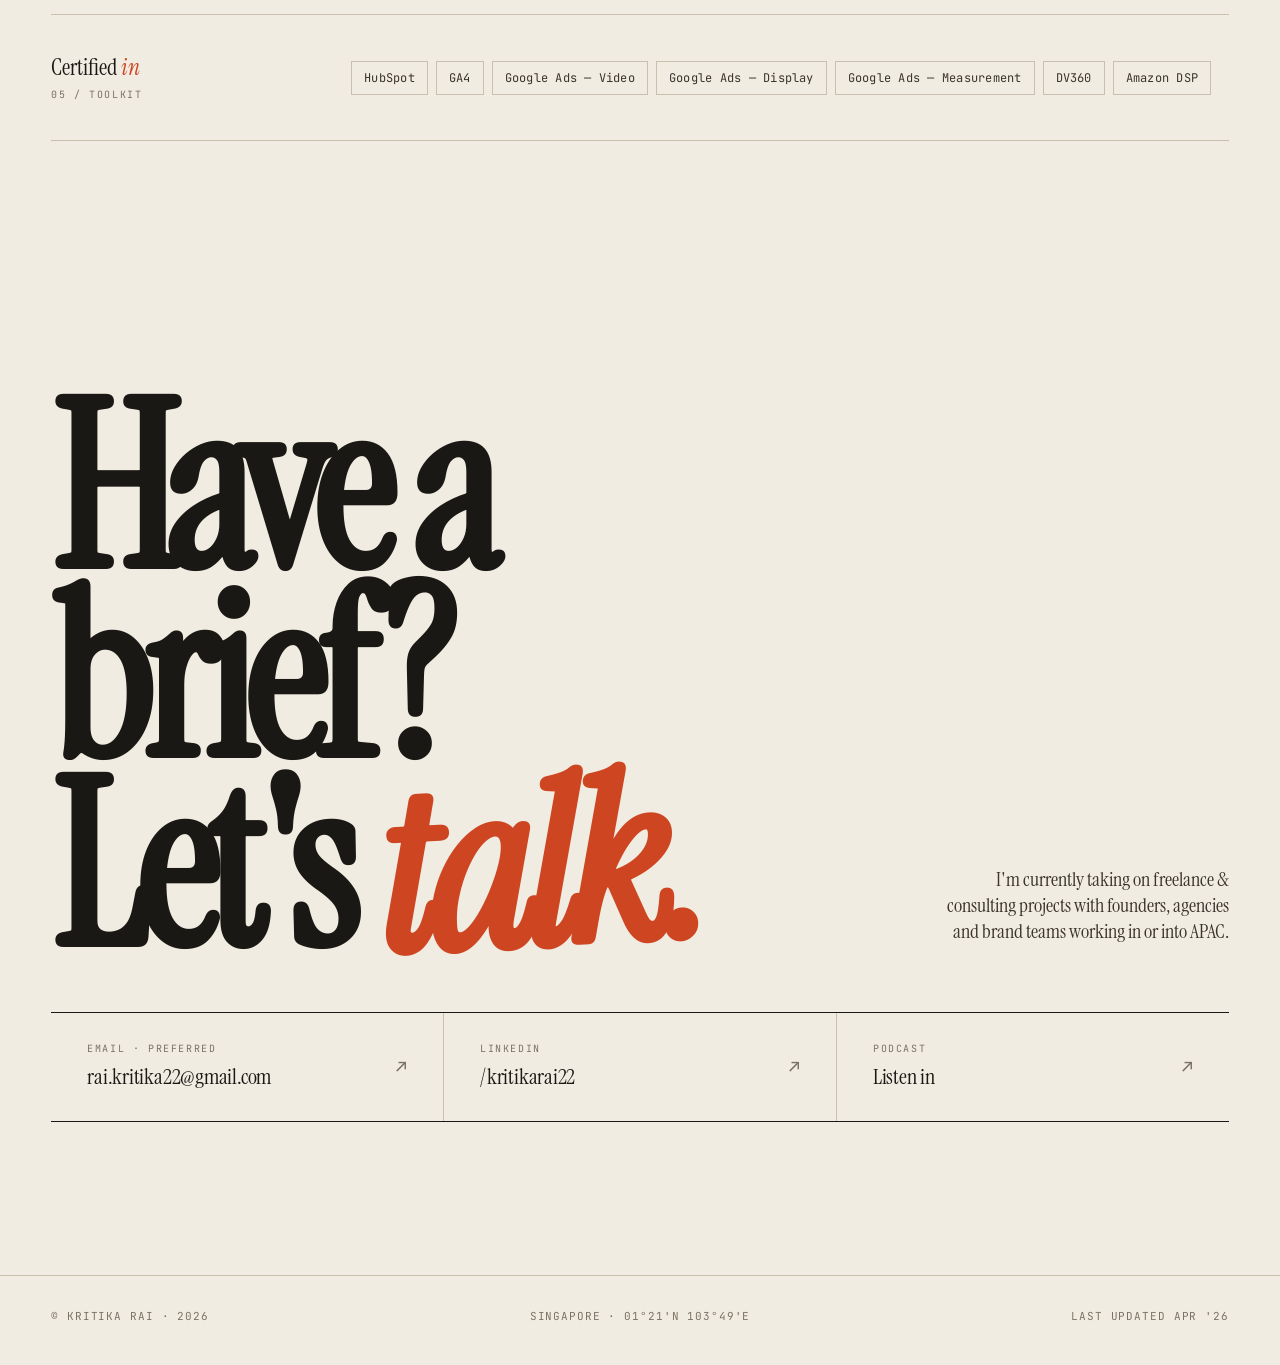
<file: Portfolio-standalone.html>
<!doctype html>
<html lang="en">
<head>
<meta charset="utf-8" />
<meta name="viewport" content="width=device-width, initial-scale=1" />
<title>Kritika Rai — APAC Brand & GTM Strategist</title>
<link rel="preconnect" href="https://fonts.googleapis.com" />
<link rel="preconnect" href="https://fonts.gstatic.com" crossorigin />
<link href="https://fonts.googleapis.com/css2?family=Instrument+Serif:ital@0;1&family=Inter+Tight:wght@300;400;500;600&family=JetBrains+Mono:wght@400;500&display=swap" rel="stylesheet" />
<link rel="stylesheet" href="portfolio.css" />
</head>
<body>

<!-- cursor halo -->
<div class="cursor" aria-hidden="true"></div>

<!-- margin running label -->
<div class="margin-num" aria-hidden="true">
  <span class="n">K·R</span><span class="spacer"></span><span>Portfolio № 01</span><span class="spacer"></span><span class="sec">Intro</span>
</div>

<!-- ─── Nav ────────────────────────────────────────────────── -->
<nav class="top">
  <div class="inner">
    <div class="brand">Kritika<span class="dot"></span>Rai</div>
    <div class="links">
      <a href="#about">About</a>
      <a href="#work">Work</a>
      <a href="#services">Services</a>
      <a href="#press">Podcast</a>
      <a href="#contact">Contact</a>
    </div>
    <div class="nav-right">
      <div class="sg-clock" aria-label="Singapore time"><span class="t">--:--</span> SGT</div>
      <button class="theme-toggle" aria-label="Cycle theme">
        <span class="swatch"></span>
        <span class="lbl">Ivory</span>
      </button>
    </div>
  </div>
</nav>

<!-- ─── Marquee ─────────────────────────────────────────────── -->
<div class="marquee">
  <div class="marquee-track">
    <span>Singapore</span><span>China</span><span>Japan</span><span>Korea</span><span>India</span><span>Southeast Asia</span><span>Australia</span><span>EMEA</span><span>UK</span><span>Global Travel Retail</span><span>Ray-Ban</span><span>LVMH</span><span>Tiffany &amp; Co.</span><span>Lululemon</span><span>Ferrari</span><span>Disney</span><span>Jennie · BLACKPINK</span><span>UPI</span><span>Olympic Gold Quest</span><span>WARC Published</span>
    <span>Singapore</span><span>China</span><span>Japan</span><span>Korea</span><span>India</span><span>Southeast Asia</span><span>Australia</span><span>EMEA</span><span>UK</span><span>Global Travel Retail</span><span>Ray-Ban</span><span>LVMH</span><span>Tiffany &amp; Co.</span><span>Lululemon</span><span>Ferrari</span><span>Disney</span><span>Jennie · BLACKPINK</span><span>UPI</span><span>Olympic Gold Quest</span><span>WARC Published</span>
  </div>
</div>

<!-- ─── Hero ───────────────────────────────────────────────── -->
<section class="hero">
  <div class="wrap">
    <div class="hero-grid">
      <div class="hero-left reveal">
        <div class="hero-scribbles">
          <div class="stamp">Freelance · Apr '26</div>
        </div>
        <div class="hero-label">Portfolio · 2016&#8202;&mdash;&#8202;2026</div>
        <h1 class="hero-title">Brand<br/>strategy,<br/><em>translated</em><br/>for <span class="underline">APAC.</span></h1>
        <p class="hero-sub">Nine years bridging global brand thinking and market execution — from Ray-Ban's biggest launches (Jennie, Ferrari, Disney) to $2.5M+ media portfolios at Publicis and fintech adoption across India.</p>

        <div class="hero-meta">
          <div class="meta-item">
            <div class="k">Role</div>
            <div class="v">Brand Manager · GTM Strategist</div>
          </div>
          <div class="meta-item">
            <div class="k">Based</div>
            <div class="v">Singapore · open to APAC &amp; remote</div>
          </div>
          <div class="meta-item">
            <div class="k">Available</div>
            <div class="v">Freelance projects &amp; full-time roles</div>
          </div>
          <div class="meta-item">
            <div class="k">Credentials</div>
            <div class="v">MBA, NTU Singapore · WARC published</div>
          </div>
        </div>
      </div>

      <div class="hero-right reveal">
        <div class="big-nine">
          <div class="numeral">9</div>
          <div class="caption">
            <span>Years bridging<br/><strong>global × APAC</strong></span>
            <span>Luxury · Fintech<br/>Entertainment · Sport</span>
          </div>
        </div>
      </div>
    </div>
  </div>
</section>

<!-- ─── Stats ─────────────────────────────────────────────── -->
<section class="stats">
  <div class="wrap">
    <div class="stats-grid">
      <div class="stat reveal">
        <div class="num">9<span class="suf">yrs</span></div>
        <div class="lbl">Across luxury,<br/>fintech &amp; tech</div>
      </div>
      <div class="stat reveal">
        <div class="num">$2.5<span class="suf">M+</span></div>
        <div class="lbl">Annual ad<br/>spend managed</div>
      </div>
      <div class="stat reveal">
        <div class="num">300<span class="suf">%</span></div>
        <div class="lbl">Organic traffic<br/>growth</div>
      </div>
      <div class="stat reveal">
        <div class="num">20<span class="suf">M+</span></div>
        <div class="lbl">UPI users<br/>reached (India)</div>
      </div>
      <div class="stat reveal">
        <div class="num">250<span class="suf">%</span></div>
        <div class="lbl">Conversion growth<br/>@ Publicis</div>
      </div>
      <div class="stat reveal">
        <div class="num">4<span class="suf">×</span></div>
        <div class="lbl">Podcast audience<br/>2K → 10K</div>
      </div>
    </div>

    <!-- Portfolio coverage strip -->
    <div class="coverage-strip reveal">
      <div class="cov-item"><div class="cov-n">28</div><div class="cov-l">Brands</div></div>
      <div class="cov-div" aria-hidden="true"></div>
      <div class="cov-item"><div class="cov-n">05</div><div class="cov-l">Sectors</div></div>
      <div class="cov-div" aria-hidden="true"></div>
      <div class="cov-item"><div class="cov-n">07</div><div class="cov-l">Markets</div></div>
      <div class="cov-div" aria-hidden="true"></div>
      <div class="cov-item"><div class="cov-n">09</div><div class="cov-l">Years</div></div>
    </div>
  </div>
</section>

<!-- ─── Manifesto ─────────────────────────────────────────── -->
<section class="manifesto">
  <div class="manifesto-inner reveal">
    <div class="manifesto-tag">Operating principle</div>
    <p class="manifesto-quote"><span class="open">"</span>Great brands in APAC aren't translated — they're <span class="highlight">tuned</span>. I live in the small gap between a global idea and the market that actually has to buy it.<span class="close">"</span></p>
    <div class="manifesto-sign">
      <span>Kritika Rai · Singapore</span>
      <span class="sig">— K.R.</span>
      <span>Principle № 01</span>
    </div>
  </div>
</section>

<!-- ─── About ─────────────────────────────────────────────── -->
<section class="block" id="about">
  <div class="wrap">
    <div class="section-head reveal">
      <div class="tag">01 / About</div>
      <h2 class="section-title">A strategist who thinks in <em>markets</em>, not memos.</h2>
    </div>
    <div class="about-grid">
      <div class="about-photo reveal" data-label="PORTRAIT / DROP-IN"></div>
      <div class="about-copy reveal">
        <p>I'm Kritika — an APAC brand &amp; GTM strategist based in Singapore, with nine years governing some of Ray-Ban's biggest launches and leading $2.5M+ media portfolios at Publicis for Tiffany &amp; Co., Lululemon and LVMH houses.</p>
        <p>My lane is the space where global brand strategy meets the specificity of a single market. I've launched Jennie × Ray-Ban.EXE in Seoul, activated Ferrari × Ray-Ban around the Singapore Grand Prix, and shipped Disney IP across digital, retail and OTT — while on the other side of the desk, coordinating UPI education across 15+ banking partners to reach 20M+ users across India.</p>
        <p>I'm now freelancing on brand strategy, GTM, creative &amp; content direction for founders and teams who need a partner that reads both the boardroom and the storefront. Quiet work, sharp output.</p>
      </div>
    </div>
  </div>
</section>

<!-- ─── Work ──────────────────────────────────────────────── -->
<section class="block" id="work" style="padding-top: 0;">
  <div class="wrap">
    <div class="section-head reveal">
      <div class="tag">02 / Selected Work</div>
      <h2 class="section-title">Four chapters,<br/>one <em>through-line</em>.</h2>
    </div>

    <div class="work-list reveal">

      <!-- Ray-Ban -->
      <div class="work-row">
        <div class="idx">01</div>
        <div class="client">Ray-Ban <em>APAC</em><br/>EssilorLuxottica</div>
        <div class="role">Brand &amp; launch governance across China · Korea · Japan · India · SEA · Global Travel Retail</div>
        <div class="markets">€5M+ Revenue<br/>100% Sell-through<br/>2M+ Impressions</div>
        <div class="impact"><strong>15% faster launches</strong> · 40% op efficiency · 25% fewer delays</div>
        <div class="arrow">↘</div>

        <div class="expand">
          <div class="expand-inner">
            <div>
              <h4>Featured activations</h4>
              <ul>
                <li><strong>Jennie × Ray-Ban.EXE</strong> — Experiential pop-up in Seoul targeting Gen-Z audiences; BLACKPINK fandom amplification across APAC.</li>
                <li><strong>Ferrari × Ray-Ban</strong> — Luxury partnership activation during Singapore Grand Prix F1 weekend.</li>
                <li><strong>Year of the Horse LE</strong> — Retail launch and experiential event across China flagship stores.</li>
                <li><strong>Disney IP × Ray-Ban</strong> — Integrated launch across digital, retail and OTT platforms.</li>
              </ul>
            </div>
            <div>
              <h4>Scope</h4>
              <ul>
                <li>Global brand guardianship translated for 7 APAC markets — ensuring brand codes held up through cultural localisation.</li>
                <li>Celebrity &amp; IP partnership governance — managing rights, creative integrity, and rollout sequencing.</li>
                <li>Cross-functional choreography across retail, PR, digital and trade — 15% faster launch cycles, 25% fewer execution delays.</li>
              </ul>
            </div>
          </div>
        </div>
      </div>

      <!-- Publicis -->
      <div class="work-row">
        <div class="idx">02</div>
        <div class="client">Publicis <em>Media</em><br/>Global Brand &amp; Performance</div>
        <div class="role">Programmatic media &amp; performance strategy across UK and EMEA markets</div>
        <div class="markets">UK · EMEA<br/>12+ Channels<br/>$2.5M+ Spend</div>
        <div class="impact"><strong>+20% conversion</strong> · +18% ecomm growth · 250% conversion lift</div>
        <div class="arrow">↘</div>

        <div class="expand">
          <div class="expand-inner">
            <div>
              <h4>Featured campaigns</h4>
              <ul>
                <li><strong>Lululemon EMEA</strong> — Performance marketing strategy driving 18% e-commerce growth across European markets.</li>
                <li><strong>Tiffany &amp; Co.</strong> — Cross-market media strategy spanning programmatic, digital, and premium editorial.</li>
                <li><strong>LVMH portfolio</strong> — Integrated campaigns for luxury and retail houses with +20% conversion uplift.</li>
              </ul>
            </div>
            <div>
              <h4>Scope</h4>
              <ul>
                <li>Managed $2.5M+ media portfolio — planning, buying, optimisation across 12+ digital channels.</li>
                <li>Attribution modelling and audience testing to reconcile brand and performance objectives in luxury.</li>
                <li>C-suite reporting and stakeholder communications across agency &amp; client.</li>
              </ul>
            </div>
          </div>
        </div>
      </div>

      <!-- NPCI -->
      <div class="work-row">
        <div class="idx">03</div>
        <div class="client">NPCI <em>UPI</em><br/>India Digital Payments</div>
        <div class="role">Fintech GTM &amp; consumer education for India's real-time payments infrastructure</div>
        <div class="markets">Pan-India<br/>Tier 1 · 2 · 3<br/>15+ Partners</div>
        <div class="impact"><strong>20M+ users reached</strong> · +40% engagement growth</div>
        <div class="arrow">↘</div>

        <div class="expand">
          <div class="expand-inner">
            <div>
              <h4>Featured initiatives</h4>
              <ul>
                <li><strong>UPI × RuPay Adoption Campaign</strong> — Nationwide consumer education supporting India's real-time payments rollout.</li>
                <li><strong>BHIM · Piramal Finance</strong> — Coordinated messaging across banks, fintech apps and government stakeholders.</li>
              </ul>
            </div>
            <div>
              <h4>Scope</h4>
              <ul>
                <li>Built campaign platforms that performed across Tier 1, 2 and 3 cities with wildly different media habits.</li>
                <li>Coordinated 15+ banking and fintech partners under a single consumer narrative.</li>
                <li>Accelerated digital payment adoption during a decisive window for Indian fintech.</li>
              </ul>
            </div>
          </div>
        </div>
      </div>

      <!-- OGQ -->
      <div class="work-row">
        <div class="idx">04</div>
        <div class="client">Olympic <em>Gold Quest</em><br/>Indian Athletes · Sports Media</div>
        <div class="role">Digital media strategy for India's elite Olympic athletes and sponsor storytelling</div>
        <div class="markets">India · Global<br/>Olympic Tier<br/>Sports Audience</div>
        <div class="impact"><strong>10M+ reach</strong> · Saina Nehwal · PV Sindhu · World Badminton</div>
        <div class="arrow">↘</div>

        <div class="expand">
          <div class="expand-inner">
            <div>
              <h4>Featured work</h4>
              <ul>
                <li><strong>Athlete brand building</strong> — Campaign partnerships supporting Saina Nehwal and PV Sindhu through Olympic &amp; international tournaments.</li>
                <li><strong>Sponsor storytelling</strong> — Narrative and activation frameworks for India's Olympic medal prospects.</li>
              </ul>
            </div>
            <div>
              <h4>Scope</h4>
              <ul>
                <li>Cross-border storytelling — Indian audiences at home + diaspora + global sports viewership.</li>
                <li>Sponsor engagement design for a category where emotional equity and commercial equity must cohabit.</li>
              </ul>
            </div>
          </div>
        </div>
      </div>

    </div>
  </div>
</section>

<!-- ─── Brand Wall ───────────────────────────────────────────── -->
<section class="block brand-wall-section" id="brand-wall">
  <div class="wrap">
    <div class="section-head reveal">
      <div class="tag">02b / Brand Wall</div>
      <h2 class="section-title">Brands I've<br/>helped build, by <em>sector</em>.</h2>
    </div>

    <!-- Filter chips -->
    <div class="bw-filters reveal">
      <button class="bw-chip active" data-filter="all">All · 28</button>
      <button class="bw-chip" data-filter="luxury">Luxury &amp; Lifestyle</button>
      <button class="bw-chip" data-filter="entertainment">Entertainment</button>
      <button class="bw-chip" data-filter="sport">Sport</button>
      <button class="bw-chip" data-filter="fintech">Fintech</button>
      <button class="bw-chip" data-filter="fmcg">FMCG</button>
    </div>

    <!-- Wall -->
    <div class="brand-wall reveal">
      <!-- Luxury & Lifestyle (SGQ/APAC/EMEA/UK) -->
      <div class="brand-cell" data-sec="luxury" data-mkt="APAC · EMEA">
        <div class="b-name">Ray-Ban</div>
        <div class="b-meta"><span>Luxury</span><span>APAC · Global Travel Retail</span></div>
      </div>
      <div class="brand-cell" data-sec="luxury" data-mkt="Global">
        <div class="b-name">EssilorLuxottica</div>
        <div class="b-meta"><span>Luxury</span><span>Singapore HQ</span></div>
      </div>
      <div class="brand-cell" data-sec="luxury" data-mkt="EMEA">
        <div class="b-name">Tiffany &amp; Co.</div>
        <div class="b-meta"><span>Luxury</span><span>EMEA · Premium</span></div>
      </div>
      <div class="brand-cell" data-sec="luxury" data-mkt="EMEA">
        <div class="b-name">CELINE</div>
        <div class="b-meta"><span>Luxury</span><span>EMEA</span></div>
      </div>
      <div class="brand-cell" data-sec="luxury" data-mkt="Global">
        <div class="b-name">LVMH</div>
        <div class="b-meta"><span>Luxury</span><span>Global Portfolio</span></div>
      </div>
      <div class="brand-cell" data-sec="luxury" data-mkt="EMEA">
        <div class="b-name">Lululemon</div>
        <div class="b-meta"><span>Lifestyle</span><span>EMEA Digital Growth</span></div>
      </div>
      <div class="brand-cell" data-sec="luxury" data-mkt="APAC">
        <div class="b-name">Oakley</div>
        <div class="b-meta"><span>Lifestyle</span><span>APAC</span></div>
      </div>
      <div class="brand-cell" data-sec="luxury" data-mkt="Global">
        <div class="b-name">Persol</div>
        <div class="b-meta"><span>Luxury</span><span>Global</span></div>
      </div>
      <div class="brand-cell" data-sec="luxury" data-mkt="Global">
        <div class="b-name">Vogue</div>
        <div class="b-meta"><span>Editorial</span><span>Global</span></div>
      </div>
      <div class="brand-cell featured" data-sec="luxury" data-mkt="Global">
        <div class="b-flag">★ Flagship</div>
        <div class="b-name">Ray-Ban ×<br/>Meta AI Glasses</div>
        <div class="b-meta"><span>Tech × Luxury</span><span>Global launch · ANZ</span></div>
      </div>

      <!-- Entertainment -->
      <div class="brand-cell featured" data-sec="entertainment" data-mkt="Korea">
        <div class="b-flag">★ Flagship</div>
        <div class="b-name">BLACKPINK Jennie<br/>× Ray-Ban.EXE</div>
        <div class="b-meta"><span>Entertainment × Luxury</span><span>Seoul · Gen-Z</span></div>
      </div>
      <div class="brand-cell" data-sec="entertainment" data-mkt="China · SEA">
        <div class="b-name">Disney</div>
        <div class="b-meta"><span>Entertainment · IP</span><span>APAC integration</span></div>
      </div>
      <div class="brand-cell" data-sec="entertainment" data-mkt="India">
        <div class="b-name">Viacom<br/>Motion Pictures</div>
        <div class="b-meta"><span>Entertainment</span><span>India theatrical</span></div>
      </div>
      <div class="brand-cell" data-sec="entertainment" data-mkt="India">
        <div class="b-name">Bhaag Milkha<br/>Bhaag</div>
        <div class="b-meta"><span>Film</span><span>India · Bollywood</span></div>
      </div>
      <div class="brand-cell" data-sec="entertainment" data-mkt="India">
        <div class="b-name">Queen</div>
        <div class="b-meta"><span>Film</span><span>India · Bollywood</span></div>
      </div>
      <div class="brand-cell" data-sec="entertainment" data-mkt="Global">
        <div class="b-name">World War Z</div>
        <div class="b-meta"><span>Film</span><span>Hollywood · India</span></div>
      </div>

      <!-- Sport -->
      <div class="brand-cell featured" data-sec="sport" data-mkt="SEA">
        <div class="b-flag">★ Flagship</div>
        <div class="b-name">Scuderia Ferrari<br/>× Ray-Ban</div>
        <div class="b-meta"><span>Sport × Luxury</span><span>Singapore GP · F1</span></div>
      </div>
      <div class="brand-cell" data-sec="sport" data-mkt="India · Global">
        <div class="b-name">Olympic<br/>Gold Quest</div>
        <div class="b-meta"><span>Sport</span><span>India · Global</span></div>
      </div>
      <div class="brand-cell" data-sec="sport" data-mkt="Global">
        <div class="b-name">World Badminton<br/>Championship</div>
        <div class="b-meta"><span>Sport</span><span>Global</span></div>
      </div>

      <!-- Fintech -->
      <div class="brand-cell featured" data-sec="fintech" data-mkt="India">
        <div class="b-flag">★ 20M+ reach</div>
        <div class="b-name">UPI</div>
        <div class="b-meta"><span>Fintech</span><span>Pan-India · NPCI</span></div>
      </div>
      <div class="brand-cell" data-sec="fintech" data-mkt="India">
        <div class="b-name">RuPay</div>
        <div class="b-meta"><span>Fintech</span><span>India</span></div>
      </div>
      <div class="brand-cell" data-sec="fintech" data-mkt="India">
        <div class="b-name">BHIM</div>
        <div class="b-meta"><span>Fintech</span><span>India</span></div>
      </div>
      <div class="brand-cell" data-sec="fintech" data-mkt="India">
        <div class="b-name">Piramal Finance</div>
        <div class="b-meta"><span>Fintech</span><span>India</span></div>
      </div>
      <div class="brand-cell" data-sec="fintech" data-mkt="India">
        <div class="b-name">NPCI</div>
        <div class="b-meta"><span>Fintech · Infra</span><span>India</span></div>
      </div>

      <!-- FMCG -->
      <div class="brand-cell" data-sec="fmcg" data-mkt="Global">
        <div class="b-name">Reckitt (Durex)</div>
        <div class="b-meta"><span>FMCG</span><span>Global</span></div>
      </div>
      <div class="brand-cell" data-sec="fmcg" data-mkt="Global">
        <div class="b-name">Ferrero</div>
        <div class="b-meta"><span>Confectionary</span><span>Global</span></div>
      </div>
    </div>

    <!-- Caption strip -->
    <div class="bw-caption reveal">
      <span>Hover any brand · click a sector to filter.</span>
      <span>Global brands · local playbooks · APAC × EMEA</span>
    </div>
  </div>
</section>

<section class="block" id="services">
  <div class="wrap">
    <div class="section-head reveal">
      <div class="tag">03 / How I Work</div>
      <h2 class="section-title">Four ways I<br/>partner with <em>founders</em>.</h2>
    </div>
    <div class="services reveal">
      <div class="service">
        <div class="num">S·01</div>
        <h4><em>Brand</em><br/>Strategy</h4>
        <p>Positioning, architecture, naming and narrative. Codifying the story so every downstream decision gets easier.</p>
      </div>
      <div class="service">
        <div class="num">S·02</div>
        <h4><em>GTM</em><br/>&amp; Launch</h4>
        <p>Market entry, channel strategy, sequencing. Built specifically for founders landing in or expanding across APAC.</p>
      </div>
      <div class="service">
        <div class="num">S·03</div>
        <h4><em>Content</em><br/>Strategy</h4>
        <p>Editorial systems, campaign architectures, creator &amp; celebrity partnerships. The slow compounding kind.</p>
      </div>
      <div class="service">
        <div class="num">S·04</div>
        <h4><em>Creative</em><br/>Strategy</h4>
        <p>Brief-writing, agency management, creative governance. I make the room where good work becomes inevitable.</p>
      </div>
    </div>
  </div>
</section>

<!-- ─── Brands by industry ──────────────────────────────────── -->
<section class="block" id="brands" style="padding-top: 40px;">
  <div class="wrap">
    <div class="section-head reveal">
      <div class="tag">04 / Ecosystem</div>
      <h2 class="section-title">A portfolio<br/>spanning <em>five</em> worlds.</h2>
    </div>

    <div class="industry-grid reveal">
      <!-- Luxury -->
      <div class="industry-card ind-lux" data-stamp="Flagship">
        <div class="ind-head">
          <span class="ind-num">01</span>
          <span class="ind-tag">Luxury · Fashion · Lifestyle</span>
        </div>
        <h3 class="ind-title">Luxury <em>Houses</em></h3>
        <div class="ind-brands">
          <span>Ray-Ban</span>
          <span>EssilorLuxottica</span>
          <span class="star">Tiffany &amp; Co.</span>
          <span>CELINE</span>
          <span>Lululemon</span>
          <span>LVMH</span>
          <span>Oakley</span>
          <span>Persol</span>
          <span>Vogue</span>
        </div>
        <div class="ind-foot">9 houses · APAC × EMEA</div>
      </div>

      <!-- Entertainment -->
      <div class="industry-card ind-ent" data-stamp="Fandom">
        <div class="ind-head">
          <span class="ind-num">02</span>
          <span class="ind-tag">Entertainment · IP · Celebrity</span>
        </div>
        <h3 class="ind-title">Entertainment &amp; <em>IP</em></h3>
        <div class="ind-brands">
          <span class="star">Disney</span>
          <span>Ray-Ban × Meta AI</span>
          <span>Jennie · BLACKPINK</span>
          <span>Viacom Motion Pictures</span>
          <span>Bhaag Milkha Bhaag</span>
          <span>Queen (Bollywood)</span>
          <span>World War Z</span>
        </div>
        <div class="ind-foot">K-pop × Hollywood × Bollywood</div>
      </div>

      <!-- Sport -->
      <div class="industry-card ind-sport" data-stamp="Podium">
        <div class="ind-head">
          <span class="ind-num">03</span>
          <span class="ind-tag">Sports · Athletes · Federations</span>
        </div>
        <h3 class="ind-title">Sports &amp; <em>Athletes</em></h3>
        <div class="ind-brands">
          <span class="star">Scuderia Ferrari</span>
          <span>Olympic Gold Quest</span>
          <span>Saina Nehwal</span>
          <span>P.V. Sindhu</span>
          <span>World Badminton Championship</span>
        </div>
        <div class="ind-foot">F1 × Olympic × Badminton</div>
      </div>

      <!-- Fintech -->
      <div class="industry-card ind-fin" data-stamp="Scale">
        <div class="ind-head">
          <span class="ind-num">04</span>
          <span class="ind-tag">Fintech · Payments · Infra</span>
        </div>
        <h3 class="ind-title">Fintech &amp; <em>Payments</em></h3>
        <div class="ind-brands">
          <span class="star">UPI</span>
          <span>RuPay</span>
          <span>BHIM</span>
          <span>Piramal Finance</span>
          <span>NPCI</span>
        </div>
        <div class="ind-foot">Pan-India · 20M+ users</div>
      </div>

      <!-- FMCG -->
      <div class="industry-card ind-fmcg" data-stamp="Everyday">
        <div class="ind-head">
          <span class="ind-num">05</span>
          <span class="ind-tag">FMCG · Confectionary</span>
        </div>
        <h3 class="ind-title">FMCG &amp; <em>Consumer</em></h3>
        <div class="ind-brands">
          <span>Reckitt Benckiser · Durex</span>
          <span>Ferrero</span>
        </div>
        <div class="ind-foot">Global brands · local playbooks</div>
        <div class="ind-reveal">Small moments,<br/>massive volumes.</div>
      </div>
    </div>
  </div>
</section>

<!-- ─── Territory (Global Coverage) ─────────────────────────── -->
<section class="block territory-section" id="map">
  <div class="wrap">
    <div class="section-head reveal">
      <div class="tag">05 / Territory</div>
      <h2 class="section-title">Markets I've<br/>actually <em>lived</em> in.</h2>
    </div>

    <!-- Global Coverage Map — main attraction -->
    <div class="globe-wrap reveal">
      <div class="globe-head">
        <div class="globe-title">
          <div class="g-label">◉ Live · Global Coverage</div>
          <div class="g-h">From one dot in <em>Singapore</em>,<br/>across <em>11 cities</em>, <em>7 time zones</em>.</div>
        </div>
        <div class="globe-legend">
          <span><i class="g-dot g-home"></i> Home base</span>
          <span><i class="g-dot g-active"></i> Active · 2023–26</span>
          <span><i class="g-dot g-past"></i> Past campaigns</span>
        </div>
      </div>

      <div class="globe-stage">
        <!-- Cinematic backdrop layers -->
        <div class="globe-scanline" aria-hidden="true"></div>
        <div class="globe-crosshair" aria-hidden="true">
          <div class="ch-h"></div>
          <div class="ch-v"></div>
        </div>
        <div class="globe-ticker" aria-hidden="true">
          <div class="gt-track">
            <span>◉ LIVE FEED</span><span>SIN 01°17'N</span><span>BOARDING G07</span><span>ICN · JENNIE × RAY-BAN.EXE</span><span>PEK · DISNEY FLAGSHIP</span><span>BOM · UPI 20M+</span><span>KUL · FERRARI × RAY-BAN GP</span><span>SYD · META AI LAUNCH</span><span>LHR · LULULEMON EMEA</span><span>DXB · TIFFANY &amp; CO.</span><span>◉ LIVE FEED</span><span>SIN 01°17'N</span><span>BOARDING G07</span><span>ICN · JENNIE × RAY-BAN.EXE</span><span>PEK · DISNEY FLAGSHIP</span><span>BOM · UPI 20M+</span><span>KUL · FERRARI × RAY-BAN GP</span>
          </div>
        </div>

        <svg viewBox="0 0 1200 560" class="globe-svg" preserveAspectRatio="xMidYMid meet" aria-hidden="true">
          <defs>
            <pattern id="dotgrid" x="0" y="0" width="10" height="10" patternUnits="userSpaceOnUse">
              <circle cx="1" cy="1" r="0.85" fill="currentColor" opacity="0.22"/>
            </pattern>
            <radialGradient id="sinHalo" cx="50%" cy="50%" r="50%">
              <stop offset="0%" stop-color="var(--accent)" stop-opacity="0.65"/>
              <stop offset="60%" stop-color="var(--accent)" stop-opacity="0.1"/>
              <stop offset="100%" stop-color="var(--accent)" stop-opacity="0"/>
            </radialGradient>
            <radialGradient id="cityPulse" cx="50%" cy="50%" r="50%">
              <stop offset="0%" stop-color="currentColor" stop-opacity="0.35"/>
              <stop offset="100%" stop-color="currentColor" stop-opacity="0"/>
            </radialGradient>
            <linearGradient id="arcFade" x1="0" y1="0" x2="1" y2="0">
              <stop offset="0%" stop-color="var(--accent)" stop-opacity="0.9"/>
              <stop offset="100%" stop-color="var(--accent)" stop-opacity="0.1"/>
            </linearGradient>
          </defs>

          <!-- dotted background -->
          <rect x="0" y="0" width="1200" height="560" fill="url(#dotgrid)" class="g-bg"/>

          <!-- Dotted continent silhouettes -->
          <g class="continents-dots" fill="currentColor" opacity="0.38">
            <!-- North America -->
            <path d="M120 140 Q180 110 260 130 Q320 150 340 200 Q330 260 280 290 Q240 310 200 290 Q160 280 140 240 Q110 200 120 140 Z"/>
            <!-- South America -->
            <path d="M280 310 Q310 320 330 370 Q335 430 310 480 Q290 500 275 475 Q260 430 265 380 Q270 340 280 310 Z"/>
            <!-- Europe -->
            <path d="M540 140 Q590 125 640 140 Q660 170 640 200 Q600 215 560 205 Q530 190 540 140 Z"/>
            <!-- Africa -->
            <path d="M600 220 Q650 225 680 260 Q695 320 670 380 Q640 420 615 410 Q580 380 585 320 Q590 260 600 220 Z"/>
            <!-- Middle East -->
            <path d="M680 230 Q720 235 735 265 Q725 295 700 300 Q675 290 680 260 Q678 245 680 230 Z"/>
            <!-- India -->
            <path d="M745 275 Q770 285 775 310 Q765 340 745 345 Q730 325 735 300 Q738 285 745 275 Z"/>
            <!-- China -->
            <path d="M780 195 Q850 190 900 220 Q910 250 875 270 Q820 275 785 250 Q770 225 780 195 Z"/>
            <!-- SEA -->
            <path d="M830 305 Q870 315 895 340 Q880 370 840 370 Q815 360 820 330 Q825 315 830 305 Z"/>
            <!-- Japan -->
            <path d="M920 195 Q940 200 945 225 Q935 245 920 240 Q910 220 920 195 Z"/>
            <!-- Australia -->
            <path d="M940 415 Q1000 410 1040 435 Q1050 465 1020 480 Q970 485 945 465 Q930 440 940 415 Z"/>
          </g>

          <!-- Latitude guides -->
          <g class="lat-lines" stroke="currentColor" stroke-width="0.5" opacity="0.12" fill="none">
            <line x1="0" y1="140" x2="1200" y2="140"/>
            <line x1="0" y1="280" x2="1200" y2="280"/>
            <line x1="0" y1="420" x2="1200" y2="420"/>
            <line x1="300" y1="0" x2="300" y2="560"/>
            <line x1="600" y1="0" x2="600" y2="560"/>
            <line x1="900" y1="0" x2="900" y2="560"/>
          </g>

          <!-- Compass rose -->
          <g class="compass" transform="translate(100, 480)" opacity="0.55">
            <circle r="26" fill="none" stroke="currentColor" stroke-width="0.5"/>
            <circle r="18" fill="none" stroke="currentColor" stroke-width="0.5"/>
            <line x1="0" y1="-28" x2="0" y2="28" stroke="currentColor" stroke-width="0.5"/>
            <line x1="-28" y1="0" x2="28" y2="0" stroke="currentColor" stroke-width="0.5"/>
            <text y="-32" text-anchor="middle" font-family="JetBrains Mono, monospace" font-size="9" fill="currentColor">N</text>
          </g>

          <!-- Arcs from Singapore with travelling pulses -->
          <g class="arcs" fill="none" stroke="currentColor" stroke-width="1" stroke-dasharray="2 5" opacity="0.55">
            <path id="arc-china" d="M880,345 Q820,280 760,225"/>
            <path id="arc-japan" d="M880,345 Q890,270 900,200"/>
            <path id="arc-korea" d="M880,345 Q900,260 920,210"/>
            <path id="arc-india" d="M880,345 Q810,310 750,290"/>
            <path id="arc-emea" d="M880,345 Q700,260 540,170"/>
            <path id="arc-uk" d="M880,345 Q620,220 500,170"/>
            <path id="arc-aus" d="M880,345 Q930,400 990,430"/>
            <path id="arc-sea" d="M880,345 Q860,345 840,345"/>
            <path id="arc-mil" d="M880,345 Q720,240 620,210"/>
            <path id="arc-par" d="M880,345 Q680,235 580,195"/>
            <path id="arc-dxb" d="M880,345 Q760,285 680,250"/>
          </g>

          <!-- Accent pulses riding the arcs -->
          <g class="arc-pulses">
            <circle r="3.2" fill="var(--accent)"><animateMotion dur="5s" repeatCount="indefinite" rotate="auto"><mpath href="#arc-china"/></animateMotion></circle>
            <circle r="3.2" fill="var(--accent)"><animateMotion dur="6.5s" begin="0.5s" repeatCount="indefinite" rotate="auto"><mpath href="#arc-korea"/></animateMotion></circle>
            <circle r="3.2" fill="var(--accent)"><animateMotion dur="7s" begin="1.2s" repeatCount="indefinite" rotate="auto"><mpath href="#arc-japan"/></animateMotion></circle>
            <circle r="3.2" fill="var(--accent)"><animateMotion dur="5.5s" begin="2s" repeatCount="indefinite" rotate="auto"><mpath href="#arc-india"/></animateMotion></circle>
            <circle r="3.2" fill="var(--accent)"><animateMotion dur="9s" begin="0.7s" repeatCount="indefinite" rotate="auto"><mpath href="#arc-emea"/></animateMotion></circle>
            <circle r="3.2" fill="var(--accent)"><animateMotion dur="9.5s" begin="2.4s" repeatCount="indefinite" rotate="auto"><mpath href="#arc-uk"/></animateMotion></circle>
            <circle r="3.2" fill="var(--accent)"><animateMotion dur="7.5s" begin="3s" repeatCount="indefinite" rotate="auto"><mpath href="#arc-aus"/></animateMotion></circle>
            <circle r="3.2" fill="var(--accent)"><animateMotion dur="4s" begin="0.8s" repeatCount="indefinite" rotate="auto"><mpath href="#arc-sea"/></animateMotion></circle>
          </g>

          <!-- Concentric ripple rings around Singapore -->
          <g class="ripples" transform="translate(880,345)">
            <circle r="40" class="ripple"/>
            <circle r="40" class="ripple r2"/>
            <circle r="40" class="ripple r3"/>
          </g>

          <!-- City pins -->
          <g class="cities">
            <g class="city home" transform="translate(880,345)" data-city="Singapore">
              <circle r="60" fill="url(#sinHalo)"/>
              <circle r="10" class="core"/>
              <circle r="4.5" class="center"/>
              <text x="16" y="5" class="label home-label">SINGAPORE · HQ</text>
            </g>
            <g class="city active" transform="translate(760,225)" data-city="Shanghai">
              <circle r="22" fill="url(#cityPulse)"/>
              <circle r="18" class="halo"/>
              <circle r="5.5"/>
              <text x="10" y="4" class="label">SHANGHAI</text>
            </g>
            <g class="city active" transform="translate(900,200)" data-city="Tokyo">
              <circle r="22" fill="url(#cityPulse)"/>
              <circle r="18" class="halo"/>
              <circle r="5.5"/>
              <text x="10" y="4" class="label">TOKYO</text>
            </g>
            <g class="city active" transform="translate(920,210)" data-city="Seoul">
              <circle r="22" fill="url(#cityPulse)"/>
              <circle r="18" class="halo"/>
              <circle r="5.5"/>
              <text x="10" y="-8" class="label">SEOUL</text>
            </g>
            <g class="city active" transform="translate(750,290)" data-city="Mumbai">
              <circle r="22" fill="url(#cityPulse)"/>
              <circle r="18" class="halo"/>
              <circle r="5.5"/>
              <text x="10" y="4" class="label">MUMBAI</text>
            </g>
            <g class="city active" transform="translate(840,345)" data-city="Bangkok">
              <circle r="18" fill="url(#cityPulse)"/>
              <circle r="14" class="halo"/>
              <circle r="4.5"/>
              <text x="-10" y="20" text-anchor="end" class="label">BANGKOK</text>
            </g>
            <g class="city past" transform="translate(990,430)" data-city="Sydney">
              <circle r="16" class="halo"/>
              <circle r="4.5"/>
              <text x="10" y="4" class="label">SYDNEY</text>
            </g>
            <g class="city past" transform="translate(540,170)" data-city="London">
              <circle r="16" class="halo"/>
              <circle r="4.5"/>
              <text x="10" y="4" class="label">LONDON</text>
            </g>
            <g class="city past" transform="translate(580,195)" data-city="Paris">
              <circle r="14" class="halo"/>
              <circle r="4"/>
              <text x="10" y="14" class="label">PARIS</text>
            </g>
            <g class="city past" transform="translate(620,210)" data-city="Milan">
              <circle r="14" class="halo"/>
              <circle r="4"/>
              <text x="10" y="-6" class="label">MILAN</text>
            </g>
            <g class="city past" transform="translate(680,250)" data-city="Dubai">
              <circle r="14" class="halo"/>
              <circle r="4"/>
              <text x="10" y="4" class="label">DUBAI</text>
            </g>
          </g>
        </svg>

        <!-- Floating campaign callouts -->
        <div class="globe-callout c-seoul">
          <div class="co-arrow"></div>
          <div class="co-meta">SEOUL · KR</div>
          <div class="co-h">Jennie × Ray-Ban.EXE</div>
          <div class="co-s">Gen-Z pop-up · Entertainment × Luxury</div>
        </div>
        <div class="globe-callout c-mumbai">
          <div class="co-arrow"></div>
          <div class="co-meta">MUMBAI · IN</div>
          <div class="co-h">UPI · 20M+ users</div>
          <div class="co-s">Pan-India real-time payments</div>
        </div>
        <div class="globe-callout c-sing">
          <div class="co-arrow"></div>
          <div class="co-meta">SINGAPORE · SG</div>
          <div class="co-h">Ferrari × Ray-Ban · GP</div>
          <div class="co-s">F1 Grand Prix activation</div>
        </div>

        <!-- Corner stat overlays -->
        <div class="globe-corner tl">
          <div class="gc-n">11</div>
          <div class="gc-l">Cities<br/>touched</div>
        </div>
        <div class="globe-corner tr">
          <div class="gc-n">7</div>
          <div class="gc-l">Time zones<br/>managed</div>
        </div>
        <div class="globe-corner bl">
          <div class="gc-n">€5M+</div>
          <div class="gc-l">APAC revenue<br/>contribution</div>
        </div>
        <div class="globe-corner br">
          <div class="gc-n">20M+</div>
          <div class="gc-l">Audiences<br/>reached</div>
        </div>
      </div>
    </div>

    <!-- Boarding pass strip — supporting detail -->
    <div class="boarding-strip reveal">
      <div class="bp-block">
        <div class="bp-label">Passenger</div>
        <div class="bp-value">RAI / KRITIKA</div>
      </div>
      <div class="bp-block">
        <div class="bp-label">Home</div>
        <div class="bp-value">SIN · 01°N</div>
      </div>
      <div class="bp-block">
        <div class="bp-label">Status</div>
        <div class="bp-value"><span class="bp-dot"></span> BOARDING</div>
      </div>
      <div class="bp-block">
        <div class="bp-label">Miles</div>
        <div class="bp-value" id="bp-miles">284,000</div>
      </div>
      <div class="bp-block">
        <div class="bp-label">Sectors</div>
        <div class="bp-value">09 / 09</div>
      </div>
    </div>

    <!-- Departures board -->
    <div class="departures reveal" role="table" aria-label="Markets departures board">
      <div class="dep-head" role="row">
        <span>Time</span><span>Flight</span><span>From → To</span><span>Sector</span><span>Gate</span><span>Status</span>
      </div>

      <div class="dep-row on-time" role="row" data-city="SIN">
        <span class="dep-time" data-offset="0">—</span>
        <span class="dep-flight">KR · 001</span>
        <span class="dep-route"><strong>SIN</strong> <i>↔</i> <strong>SIN</strong></span>
        <span class="dep-sector">Home base · HQ</span>
        <span class="dep-gate">G01</span>
        <span class="dep-status">BASED</span>
      </div>
      <div class="dep-row on-time" role="row" data-city="PEK">
        <span class="dep-time" data-offset="7">—</span>
        <span class="dep-flight">KR · 002</span>
        <span class="dep-route"><strong>SIN</strong> <i>→</i> <strong>PEK</strong></span>
        <span class="dep-sector">Ray-Ban × Disney (Star Wars) · Year of the Horse</span>
        <span class="dep-gate">G14</span>
        <span class="dep-status">DEPARTED</span>
      </div>
      <div class="dep-row priority" role="row" data-city="ICN">
        <span class="dep-time" data-offset="14">—</span>
        <span class="dep-flight">KR · 003</span>
        <span class="dep-route"><strong>SIN</strong> <i>→</i> <strong>ICN</strong></span>
        <span class="dep-sector">Jennie × Ray-Ban.EXE · Seoul pop-up</span>
        <span class="dep-gate">G07</span>
        <span class="dep-status">BOARDING</span>
      </div>
      <div class="dep-row on-time" role="row" data-city="HND">
        <span class="dep-time" data-offset="22">—</span>
        <span class="dep-flight">KR · 004</span>
        <span class="dep-route"><strong>SIN</strong> <i>→</i> <strong>HND</strong></span>
        <span class="dep-sector">Ray-Ban Lab · Tokyo</span>
        <span class="dep-gate">G11</span>
        <span class="dep-status">ON TIME</span>
      </div>
      <div class="dep-row on-time" role="row" data-city="BOM">
        <span class="dep-time" data-offset="31">—</span>
        <span class="dep-flight">KR · 005</span>
        <span class="dep-route"><strong>SIN</strong> <i>→</i> <strong>BOM</strong></span>
        <span class="dep-sector">UPI · NPCI · 20M+ users reached</span>
        <span class="dep-gate">G22</span>
        <span class="dep-status">ON TIME</span>
      </div>
      <div class="dep-row priority" role="row" data-city="KUL">
        <span class="dep-time" data-offset="42">—</span>
        <span class="dep-flight">KR · 006</span>
        <span class="dep-route"><strong>SIN</strong> <i>→</i> <strong>KUL</strong></span>
        <span class="dep-sector">Ferrari × Ray-Ban · Singapore GP</span>
        <span class="dep-gate">G03</span>
        <span class="dep-status">ON TIME</span>
      </div>
      <div class="dep-row on-time" role="row" data-city="SYD">
        <span class="dep-time" data-offset="55">—</span>
        <span class="dep-flight">KR · 007</span>
        <span class="dep-route"><strong>SIN</strong> <i>→</i> <strong>SYD</strong></span>
        <span class="dep-sector">Ray-Ban × Meta AI Glasses · ANZ launch</span>
        <span class="dep-gate">G18</span>
        <span class="dep-status">ON TIME</span>
      </div>
      <div class="dep-row on-time" role="row" data-city="LHR">
        <span class="dep-time" data-offset="72">—</span>
        <span class="dep-flight">KR · 008</span>
        <span class="dep-route"><strong>SIN</strong> <i>→</i> <strong>LHR</strong></span>
        <span class="dep-sector">Publicis · Lululemon EMEA · Tiffany &amp; Co.</span>
        <span class="dep-gate">G09</span>
        <span class="dep-status">ARRIVED</span>
      </div>
      <div class="dep-row on-time" role="row" data-city="GTR">
        <span class="dep-time" data-offset="88">—</span>
        <span class="dep-flight">KR · 009</span>
        <span class="dep-route"><strong>SIN</strong> <i>→</i> <strong>DXB</strong></span>
        <span class="dep-sector">Global Travel Retail · airport flagships</span>
        <span class="dep-gate">G05</span>
        <span class="dep-status">ON TIME</span>
      </div>
    </div>
  </div>
</section>

<!-- ─── Podcast / Press ───────────────────────────────────── -->
<section class="block" id="press">
  <div class="wrap">
    <div class="section-head reveal">
      <div class="tag">06 / Signal</div>
      <h2 class="section-title">Off the brief:<br/>writing &amp; a <em>podcast</em>.</h2>
    </div>
    <div class="press-grid">
      <div class="press-card reveal">
        <div class="ring"></div>
        <div class="ring s2"></div>
        <div class="tag">Podcast · Host</div>
        <h3>Conversations on brand, <em>culture</em> &amp; the APAC consumer.</h3>
        <div class="meta">
          <span>2K → 10K<br/>listeners · 4× growth</span>
          <a href="https://www.youtube.com/watch?v=vPIDNeWSw3A" target="_blank" rel="noopener">Listen ↗</a>
        </div>
      </div>
      <div class="press-list reveal">
        <div class="press-row">
          <div class="year">WARC</div>
          <div class="t">Published — brand strategy thinking on APAC luxury &amp; entertainment marketing</div>
          <div class="src"><a href="https://lnkd.in/g4mENvcA" target="_blank" rel="noopener">Read ↗</a></div>
        </div>
        <div class="press-row">
          <div class="year">2025</div>
          <div class="t">Guest essays &amp; strategy notes for APAC founders and emerging brands</div>
          <div class="src">In Progress</div>
        </div>
        <div class="press-row">
          <div class="year">2024</div>
          <div class="t">MBA, Nanyang Technological University — Singapore</div>
          <div class="src">Credential</div>
        </div>
        <div class="press-row">
          <div class="year">MBA</div>
          <div class="t">MAP Active — Women's activewear market entry strategy for SEA</div>
          <div class="src">Case</div>
        </div>
        <div class="press-row">
          <div class="year">MBA</div>
          <div class="t">SUPERMOM AI Bot — conversational parenting assistant for SEA families</div>
          <div class="src">Case</div>
        </div>
      </div>
    </div>
  </div>
</section>

<!-- ─── Skills / Toolkit ──────────────────────────────────── -->
<section class="block" id="skills" style="padding-top: 0;">
  <div class="wrap">
    <div class="section-head reveal">
      <div class="tag">07 / Toolkit</div>
      <h2 class="section-title">The <em>stack</em><br/>behind the work.</h2>
    </div>

    <div class="toolkit reveal">
      <div class="lbl">Paid &amp; media <em>acquisition</em><span class="k">01 / Toolkit</span></div>
      <div class="tools">
        <span>Google Ads</span><span>Display Ads</span><span>Amazon DSP</span><span>DV360</span><span>LinkedIn Ads</span><span>Meta Ads</span><span>Snapchat</span><span>Pinterest</span>
      </div>
    </div>
    <div class="toolkit reveal">
      <div class="lbl">Analytics &amp; <em>measurement</em><span class="k">02 / Toolkit</span></div>
      <div class="tools">
        <span>Adobe Analytics</span><span>Google Analytics 4</span><span>Power BI</span><span>Tableau</span><span>SQL</span>
      </div>
    </div>
    <div class="toolkit reveal">
      <div class="lbl">CRM, SEO &amp; <em>content</em><span class="k">03 / Toolkit</span></div>
      <div class="tools">
        <span>HubSpot</span><span>SEMrush</span><span>Ahrefs</span>
      </div>
    </div>
    <div class="toolkit reveal">
      <div class="lbl">Strategy &amp; <em>practice</em><span class="k">04 / Toolkit</span></div>
      <div class="tools">
        <span>Brand Strategy</span><span>GTM Strategy</span><span>Performance Marketing</span><span>Attribution Modelling</span><span>Audience Testing</span><span>Brand Partnerships</span><span>Stakeholder Management</span><span>C-Suite Communications</span><span>Cross-functional Leadership</span>
      </div>
    </div>
    <div class="toolkit reveal">
      <div class="lbl">Certified <em>in</em><span class="k">05 / Toolkit</span></div>
      <div class="tools">
        <span>HubSpot</span><span>GA4</span><span>Google Ads — Video</span><span>Google Ads — Display</span><span>Google Ads — Measurement</span><span>DV360</span><span>Amazon DSP</span>
      </div>
    </div>
  </div>
</section>

<!-- ─── Contact ───────────────────────────────────────────── -->
<section class="contact" id="contact">
  <div class="wrap">
    <div class="contact-hero reveal">
      <h2>Have a brief?<br/>Let's <em>talk.</em></h2>
      <div class="side">
        <p>I'm currently taking on freelance &amp; consulting projects with founders, agencies and brand teams working in or into APAC.</p>
      </div>
    </div>

    <div class="contact-cta reveal">
      <a href="mailto:rai.kritika22@gmail.com">
        <div>
          <div class="k">Email · preferred</div>
          <div class="v">rai.kritika22@gmail.com</div>
        </div>
        <div class="arr">↗</div>
      </a>
      <a href="https://linkedin.com/in/kritikarai22" target="_blank" rel="noopener">
        <div>
          <div class="k">LinkedIn</div>
          <div class="v">/kritikarai22</div>
        </div>
        <div class="arr">↗</div>
      </a>
      <a href="https://www.youtube.com/watch?v=vPIDNeWSw3A" target="_blank" rel="noopener">
        <div>
          <div class="k">Podcast</div>
          <div class="v">Listen in</div>
        </div>
        <div class="arr">↗</div>
      </a>
    </div>
  </div>
</section>

<!-- ─── Footer ────────────────────────────────────────────── -->
<footer>
  <div class="wrap">
    <div class="row">
      <span>© Kritika Rai · 2026</span>
      <span>Singapore · 01°21'N 103°49'E</span>
      <span>Last updated Apr '26</span>
    </div>
  </div>
</footer>

<!-- ─── Tweaks panel ──────────────────────────────────────── -->
<div class="tweaks-panel">
  <h5>Tweaks <span class="close" data-tweaks-close>×</span></h5>
  <div class="group">
    <div class="group-lbl">Palette direction</div>
    <div class="tweak-opt" data-theme-opt="ivory">
      <div class="sw" style="background:#f1ece1; border-color:#c9bfae;"></div>
      <div class="nm">Editorial Ivory</div>
    </div>
    <div class="tweak-opt" data-theme-opt="midnight">
      <div class="sw" style="background:#0f0d0a; border-color:#2a2621;"></div>
      <div class="nm">Midnight Press</div>
    </div>
    <div class="tweak-opt" data-theme-opt="paper">
      <div class="sw" style="background:#f4f5f7; border-color:#c7ccd4;"></div>
      <div class="nm">Paper Grid</div>
    </div>
  </div>
</div>

<script>
  /*EDITMODE-BEGIN*/
  window.__DEFAULTS__ = {
    "theme": "ivory"
  };
  /*EDITMODE-END*/
</script>
<script src="portfolio.js"></script>

</body>
</html>
</file>
<file: portfolio.css>
/* ─── Kritika Rai · Portfolio ──────────────────────────────── */

:root {
  /* Editorial Ivory (default) */
  --bg:        #f1ece1;
  --bg-2:      #e7e1d3;
  --ink:       #1a1814;
  --ink-2:     #3a352c;
  --muted:     #7a7265;
  --rule:      #c9bfae;
  --accent:    oklch(58% 0.18 35);   /* warm ember */
  --accent-ink:#1a1814;
  --paper-tex: 0.02;
}

[data-theme="midnight"] {
  --bg:        #0f0d0a;
  --bg-2:      #161310;
  --ink:       #f2ede0;
  --ink-2:     #d9d2c2;
  --muted:     #8a8271;
  --rule:      #2a2621;
  --accent:    oklch(72% 0.14 155); /* soft jade */
  --accent-ink:#0f0d0a;
  --paper-tex: 0.05;
}

[data-theme="paper"] {
  --bg:        #f4f5f7;
  --bg-2:      #e9ecf0;
  --ink:       #0c0f16;
  --ink-2:     #2a2f3c;
  --muted:     #6d7280;
  --rule:      #c7ccd4;
  --accent:    oklch(52% 0.18 255); /* cobalt */
  --accent-ink:#ffffff;
  --paper-tex: 0.015;
}

* { box-sizing: border-box; }
html, body { margin: 0; padding: 0; }
html { scroll-behavior: smooth; }

body {
  font-family: 'Inter Tight', Inter, -apple-system, BlinkMacSystemFont, 'Helvetica Neue', sans-serif;
  background: var(--bg);
  color: var(--ink);
  font-size: 16px;
  line-height: 1.5;
  font-feature-settings: "ss01", "cv11";
  transition: background 400ms ease, color 400ms ease;
  overflow-x: hidden;
}

/* ─── Custom cursor halo ─────────────────────────────────── */
.cursor {
  position: fixed;
  top: 0; left: 0;
  width: 28px; height: 28px;
  border: 1px solid var(--accent);
  border-radius: 99px;
  pointer-events: none;
  z-index: 500;
  transform: translate(-50%, -50%);
  transition: width 240ms cubic-bezier(.2,.8,.2,1),
              height 240ms cubic-bezier(.2,.8,.2,1),
              background 200ms, border-color 200ms, opacity 200ms;
  mix-blend-mode: difference;
  opacity: 0;
}
.cursor.active { opacity: 1; }
.cursor.hover {
  width: 64px; height: 64px;
  background: color-mix(in oklab, var(--accent) 30%, transparent);
}
@media (pointer: coarse) {
  .cursor { display: none; }
}

/* ─── Running margin number ──────────────────────────────── */
.margin-num {
  position: fixed;
  left: 18px;
  top: 50%;
  transform: translateY(-50%) rotate(-90deg);
  transform-origin: left center;
  font-family: 'JetBrains Mono', monospace;
  font-size: 10px;
  letter-spacing: 0.3em;
  text-transform: uppercase;
  color: var(--muted);
  z-index: 40;
  pointer-events: none;
  white-space: nowrap;
  transition: color 300ms;
}
.margin-num .spacer {
  display: inline-block;
  width: 24px;
  height: 1px;
  background: var(--muted);
  vertical-align: middle;
  margin: 0 10px;
}
@media (max-width: 1100px) { .margin-num { display: none; } }

/* paper grain */
body::before {
  content: "";
  position: fixed; inset: 0;
  pointer-events: none;
  background-image: url("data:image/svg+xml;utf8,<svg xmlns='http://www.w3.org/2000/svg' width='240' height='240'><filter id='n'><feTurbulence type='fractalNoise' baseFrequency='0.9' numOctaves='2'/><feColorMatrix values='0 0 0 0 0  0 0 0 0 0  0 0 0 0 0  0 0 0 0.5 0'/></filter><rect width='100%' height='100%' filter='url(%23n)' opacity='1'/></svg>");
  opacity: var(--paper-tex);
  mix-blend-mode: multiply;
  z-index: 100;
}

.serif {
  font-family: 'Instrument Serif', 'Cormorant Garamond', 'Times New Roman', serif;
  font-weight: 400;
  font-style: normal;
  letter-spacing: -0.01em;
}

.mono {
  font-family: 'JetBrains Mono', ui-monospace, 'SF Mono', 'Menlo', monospace;
  font-feature-settings: "zero";
  font-variant-numeric: tabular-nums;
}

a { color: inherit; text-decoration: none; }

/* ─── Layout ─────────────────────────────────────────────────── */

.wrap { max-width: 1440px; margin: 0 auto; padding: 0 clamp(20px, 4vw, 64px); }

.rule { height: 1px; background: var(--rule); border: 0; }
.rule-thick { height: 2px; background: var(--ink); border: 0; }

/* ─── Nav ────────────────────────────────────────────────────── */

nav.top {
  position: sticky; top: 0; z-index: 50;
  background: color-mix(in oklab, var(--bg) 85%, transparent);
  backdrop-filter: blur(12px);
  -webkit-backdrop-filter: blur(12px);
  border-bottom: 1px solid var(--rule);
}
nav.top .inner {
  display: flex; align-items: center; justify-content: space-between;
  padding: 14px clamp(20px, 4vw, 64px);
  max-width: 1440px; margin: 0 auto;
}
nav.top .brand {
  font-family: 'Instrument Serif', serif;
  font-size: 22px;
  letter-spacing: -0.02em;
}
nav.top .brand .dot {
  display: inline-block; width: 7px; height: 7px;
  background: var(--accent); border-radius: 99px;
  margin: 0 6px 3px 2px; vertical-align: middle;
  animation: pulse 2.2s ease-in-out infinite;
}
@keyframes pulse {
  0%, 100% { transform: scale(1); opacity: 1; }
  50% { transform: scale(1.4); opacity: 0.55; }
}
nav.top .links { display: flex; gap: 28px; font-size: 12px; letter-spacing: 0.06em; text-transform: uppercase; }
nav.top .links a {
  color: var(--muted);
  transition: color 200ms;
  position: relative;
}
nav.top .links a::after {
  content: "";
  position: absolute;
  left: 0; right: 0; bottom: -4px;
  height: 1px;
  background: var(--accent);
  transform: scaleX(0);
  transform-origin: left center;
  transition: transform 400ms cubic-bezier(.2,.8,.2,1);
}
nav.top .links a:hover { color: var(--ink); }
nav.top .links a:hover::after { transform: scaleX(1); }

.nav-right { display: flex; align-items: center; gap: 16px; }
.sg-clock {
  font-family: 'JetBrains Mono', monospace;
  font-size: 11px;
  letter-spacing: 0.08em;
  color: var(--muted);
  display: flex; align-items: center; gap: 8px;
}
.sg-clock::before {
  content: "";
  width: 6px; height: 6px;
  border-radius: 99px;
  background: oklch(65% 0.18 145);
  box-shadow: 0 0 8px oklch(65% 0.18 145 / 0.6);
}
@media (max-width: 820px) { .sg-clock { display: none; } }

.theme-toggle {
  display: inline-flex; align-items: center; gap: 6px;
  border: 1px solid var(--rule);
  padding: 6px 10px;
  border-radius: 99px;
  font-size: 11px; letter-spacing: 0.08em; text-transform: uppercase;
  cursor: pointer;
  background: transparent;
  color: var(--ink);
  transition: background 200ms, border-color 200ms;
  font-family: 'JetBrains Mono', monospace;
}
.theme-toggle:hover { background: var(--bg-2); border-color: var(--ink); }
.theme-toggle .swatch {
  width: 10px; height: 10px; border-radius: 2px;
  background: var(--accent);
}

/* ─── Marquee ────────────────────────────────────────────────── */

.marquee { display: none; }
.marquee-track {
  display: flex; gap: 48px;
  padding: 10px 0;
  animation: scroll 60s linear infinite;
  white-space: nowrap;
  width: max-content;
}
.marquee-track span {
  font-family: 'JetBrains Mono', monospace;
  font-size: 11px;
  letter-spacing: 0.12em;
  text-transform: uppercase;
  color: var(--muted);
  display: inline-flex; align-items: center; gap: 48px;
}
.marquee-track span::after {
  content: "";
  width: 4px; height: 4px; background: var(--accent);
  border-radius: 99px;
  display: inline-block;
}
@keyframes scroll {
  from { transform: translateX(0); }
  to   { transform: translateX(-50%); }
}

/* ─── Hero ──────────────────────────────────────────────────── */

section.hero {
  padding: clamp(60px, 9vw, 120px) 0 clamp(50px, 7vw, 90px);
  position: relative;
}
.hero-grid {
  display: grid;
  grid-template-columns: 1fr 1fr;
  gap: clamp(20px, 4vw, 60px);
  align-items: start;
}
.hero-label {
  font-size: 11px; letter-spacing: 0.16em;
  text-transform: uppercase;
  color: var(--muted);
  margin-bottom: 24px;
  display: flex; align-items: center; gap: 10px;
}
.hero-label::before {
  content: ""; width: 18px; height: 1px; background: var(--ink);
}
.hero-title {
  font-family: 'Instrument Serif', serif;
  font-size: clamp(60px, 10vw, 156px);
  line-height: 0.9;
  letter-spacing: -0.035em;
  margin: 0 0 28px;
  color: var(--ink);
  position: relative;
}
.hero-title em {
  font-style: italic;
  color: var(--accent);
  position: relative;
  display: inline-block;
  transform: rotate(-2deg);
}
.hero-title em::before {
  content: "";
  position: absolute;
  left: -4%; right: -4%;
  top: 48%;
  height: 0.12em;
  background: var(--accent);
  opacity: 0.25;
  transform: rotate(-2deg);
  z-index: -1;
}
.hero-title em::after {
  content: "✦";
  position: absolute;
  top: -0.2em; right: -0.6em;
  font-size: 0.35em;
  color: var(--accent);
  font-style: normal;
  animation: spin 12s linear infinite;
}
@keyframes spin { to { transform: rotate(360deg); } }

.hero-title .underline {
  display: inline-block;
  position: relative;
  color: var(--accent-ink);
  padding: 0 0.08em;
  background: var(--accent);
  transform: rotate(-1.5deg);
  margin: 0 0.04em;
}

/* Floating hero chaos bits */
.hero-scribbles {
  position: absolute;
  inset: 0;
  pointer-events: none;
  overflow: hidden;
  z-index: 0;
}
.hero-scribbles .ticker {
  position: absolute;
  top: 12%; right: -5%;
  transform: rotate(8deg);
  font-family: 'JetBrains Mono', monospace;
  font-size: 11px;
  letter-spacing: 0.2em;
  color: var(--muted);
  border: 1px solid var(--rule);
  padding: 8px 14px;
  background: var(--bg);
  text-transform: uppercase;
}
.hero-scribbles .stamp {
  position: absolute;
  bottom: 18%; left: -2%;
  transform: rotate(-6deg);
  font-family: 'Instrument Serif', serif;
  font-style: italic;
  font-size: 14px;
  border: 1.5px solid var(--accent);
  color: var(--accent);
  padding: 10px 16px;
  border-radius: 99px;
  background: var(--bg);
  letter-spacing: 0.02em;
}
.hero-scribbles .arrow-scribble {
  position: absolute;
  top: 45%; right: 3%;
  font-family: 'Instrument Serif', serif;
  font-style: italic;
  font-size: 20px;
  color: var(--accent);
  transform: rotate(-12deg);
  line-height: 1.1;
  text-align: center;
  max-width: 110px;
}
.hero-left, .hero-right { position: relative; z-index: 1; }
.hero-sub {
  font-size: clamp(18px, 1.4vw, 22px);
  line-height: 1.45;
  color: var(--ink-2);
  max-width: 520px;
  font-family: 'Instrument Serif', serif;
  font-weight: 400;
  letter-spacing: 0.005em;
}

.hero-meta {
  display: grid; grid-template-columns: 1fr 1fr;
  gap: 24px 36px;
  margin-top: 40px;
  padding-top: 32px;
  border-top: 1px solid var(--rule);
}
.meta-item .k {
  font-family: 'JetBrains Mono', monospace;
  font-size: 10px; letter-spacing: 0.14em; text-transform: uppercase;
  color: var(--muted);
  margin-bottom: 8px;
}
.meta-item .v {
  font-size: 15px; line-height: 1.4; color: var(--ink);
}

.hero-right {
  position: relative;
  min-height: 480px;
}

/* Big 9 block */
.big-nine {
  position: relative;
  padding: 24px;
  border: 1.5px solid var(--ink);
  background: var(--bg-2);
  overflow: hidden;
  transform: rotate(1.2deg);
  transition: transform 400ms cubic-bezier(.2,.8,.2,1);
  box-shadow: -12px 12px 0 var(--accent);
}
.big-nine:hover { transform: rotate(-0.5deg) scale(1.01); box-shadow: -16px 16px 0 var(--accent); }
.big-nine::before {
  content: "";
  position: absolute;
  inset: 0;
  background:
    linear-gradient(transparent 95%, color-mix(in oklab, var(--rule) 60%, transparent) 95%),
    linear-gradient(90deg, transparent 95%, color-mix(in oklab, var(--rule) 60%, transparent) 95%);
  background-size: 40px 40px;
  pointer-events: none;
  opacity: 0.4;
}
.big-nine::after {
  content: "CA  ·  APAC  ·  EMEA  ·  CA  ·  APAC  ·  EMEA  ·  CA  ·  APAC  ·  EMEA";
  position: absolute;
  bottom: 8px; left: 24px; right: 24px;
  font-family: 'JetBrains Mono', monospace;
  font-size: 8px;
  letter-spacing: 0.3em;
  color: var(--muted);
  opacity: 0;
  transition: opacity 400ms;
  pointer-events: none;
}
.big-nine .numeral {
  font-family: 'Instrument Serif', serif;
  font-size: clamp(140px, 16vw, 240px);
  line-height: 0.82;
  margin: 0;
  color: var(--ink);
  letter-spacing: -0.04em;
  position: relative;
  transition: transform 600ms cubic-bezier(.2,.8,.2,1);
}
.big-nine:hover .numeral { transform: translateY(-6px); letter-spacing: -0.05em; }
.big-nine:hover::after { opacity: 0.7; }
.big-nine .numeral .slash {
  color: var(--accent);
  font-style: italic;
}
.big-nine .caption {
  display: flex; justify-content: space-between; align-items: flex-end;
  margin-top: 20px;
  padding-top: 16px;
  border-top: 1px solid var(--rule);
  font-family: 'JetBrains Mono', monospace;
  font-size: 11px; letter-spacing: 0.08em; text-transform: uppercase;
  color: var(--muted);
}
.big-nine .caption strong {
  color: var(--ink); font-weight: 500;
}

/* Chip row under big-nine */
.chip-row {
  display: flex; flex-wrap: wrap; gap: 8px;
  margin-top: 16px;
}
.chip {
  font-family: 'JetBrains Mono', monospace;
  font-size: 10px; letter-spacing: 0.1em; text-transform: uppercase;
  padding: 6px 10px;
  border: 1px solid var(--rule);
  color: var(--ink-2);
  background: var(--bg);
}
.chip.accent { background: var(--accent); color: var(--accent-ink); border-color: var(--accent); }

/* ─── Stats strip ────────────────────────────────────────────── */

section.stats {
  border-top: 1px solid var(--rule);
  border-bottom: 1px solid var(--rule);
  padding: clamp(32px, 5vw, 56px) 0;
}
.stats-grid {
  display: grid;
  grid-template-columns: repeat(6, 1fr);
  gap: 24px;
}
.stat .num {
  font-family: 'Instrument Serif', serif;
  font-size: clamp(56px, 6.5vw, 108px);
  line-height: 0.92;
  color: var(--ink);
  letter-spacing: -0.03em;
  display: flex; align-items: baseline;
}
.stat .num .suf {
  font-size: 0.48em;
  color: var(--accent);
  margin-left: 2px;
  letter-spacing: -0.01em;
}
.stat .lbl {
  margin-top: 10px;
  font-family: 'JetBrains Mono', monospace;
  font-size: 10px; letter-spacing: 0.12em; text-transform: uppercase;
  color: var(--muted);
  line-height: 1.4;
}
.stat:not(:last-child) { border-right: 1px solid var(--rule); padding-right: 24px; }
.stat { transition: transform 400ms cubic-bezier(.2,.8,.2,1); cursor: default; }
.stat:hover { transform: translateY(-4px); }
.stat:hover .num .suf { color: var(--ink); }
.stat .num .suf { transition: color 300ms; }

/* ─── Manifesto ──────────────────────────────────────────── */
section.manifesto {
  padding: clamp(80px, 10vw, 140px) 0;
  border-top: 1px solid var(--rule);
  border-bottom: 1px solid var(--rule);
  position: relative;
  overflow: hidden;
  background:
    repeating-linear-gradient(45deg,
      transparent 0 40px,
      color-mix(in oklab, var(--accent) 6%, transparent) 40px 41px);
}
.manifesto-inner {
  max-width: 1100px;
  margin: 0 auto;
  padding: 0 clamp(20px, 4vw, 64px);
  position: relative;
}
.manifesto-tag {
  font-family: 'JetBrains Mono', monospace;
  font-size: 11px;
  letter-spacing: 0.16em;
  text-transform: uppercase;
  color: var(--muted);
  margin-bottom: 36px;
  display: flex; align-items: center; gap: 12px;
}
.manifesto-tag::before {
  content: ""; width: 24px; height: 1px; background: var(--accent);
}
.manifesto-quote {
  font-family: 'Instrument Serif', serif;
  font-size: clamp(32px, 4.6vw, 68px);
  line-height: 1.1;
  letter-spacing: -0.02em;
  color: var(--ink);
  margin: 0;
  text-wrap: balance;
}
.manifesto-quote .highlight {
  background: var(--accent);
  color: var(--accent-ink);
  padding: 0 0.12em;
  display: inline-block;
  transform: rotate(-0.8deg);
}
section.manifesto::before {
  content: "★";
  position: absolute;
  top: 20px; right: 8%;
  font-size: 32px;
  color: var(--accent);
  animation: spin 20s linear infinite;
}
section.manifesto::after {
  content: "PRINCIPLE · № 01 · PRINCIPLE · № 01 ·";
  position: absolute;
  bottom: 18px; left: 50%;
  transform: translateX(-50%);
  font-family: 'JetBrains Mono', monospace;
  font-size: 9px;
  letter-spacing: 0.4em;
  color: var(--muted);
  white-space: nowrap;
}
.manifesto-quote em { font-style: italic; color: var(--accent); }
.manifesto-quote .open,
.manifesto-quote .close {
  font-family: 'Instrument Serif', serif;
  font-style: italic;
  color: var(--accent);
  font-size: 1.4em;
  line-height: 0;
  vertical-align: -0.2em;
}
.manifesto-sign {
  margin-top: 48px;
  display: flex; justify-content: space-between; align-items: baseline;
  padding-top: 24px;
  border-top: 1px solid var(--rule);
  font-family: 'JetBrains Mono', monospace;
  font-size: 11px; letter-spacing: 0.1em; text-transform: uppercase;
  color: var(--muted);
}
.manifesto-sign .sig {
  font-family: 'Instrument Serif', serif;
  font-style: italic;
  font-size: 22px;
  text-transform: none;
  letter-spacing: -0.01em;
  color: var(--ink);
}

/* ─── Section shell ──────────────────────────────────────────── */

section.block {
  padding: clamp(60px, 8vw, 110px) 0;
  position: relative;
}
.section-head {
  display: flex; align-items: baseline; justify-content: space-between;
  margin-bottom: 56px;
  gap: 32px;
  flex-wrap: wrap;
}
.section-head .tag {
  font-family: 'JetBrains Mono', monospace;
  font-size: 11px; letter-spacing: 0.16em; text-transform: uppercase;
  color: var(--muted);
}
.section-head .tag::before {
  content: "§ ";
  color: var(--accent);
}
.section-title {
  font-family: 'Instrument Serif', serif;
  font-size: clamp(48px, 7vw, 104px);
  line-height: 0.95;
  letter-spacing: -0.03em;
  color: var(--ink);
  margin: 0;
  max-width: 900px;
  text-wrap: balance;
}
.section-title em {
  font-style: italic;
  color: var(--accent);
  display: inline-block;
  transform: rotate(-1.5deg);
}

/* ─── About ──────────────────────────────────────────────────── */

.about-grid {
  display: grid; grid-template-columns: 1fr 1.2fr;
  gap: clamp(30px, 5vw, 80px);
  align-items: start;
}
.about-photo {
  aspect-ratio: 4 / 5;
  background:
    repeating-linear-gradient(135deg,
      color-mix(in oklab, var(--bg-2) 90%, var(--ink)) 0 10px,
      var(--bg-2) 10px 20px);
  border: 1px solid var(--rule);
  display: flex; align-items: center; justify-content: center;
  font-family: 'JetBrains Mono', monospace;
  font-size: 11px; letter-spacing: 0.16em; text-transform: uppercase;
  color: var(--muted);
  position: relative;
  overflow: hidden;
}
.about-photo::after {
  content: attr(data-label);
  position: absolute;
  bottom: 16px; left: 16px;
  background: var(--bg);
  padding: 6px 10px;
  border: 1px solid var(--rule);
}
.about-copy p {
  font-family: 'Instrument Serif', serif;
  font-size: clamp(20px, 1.7vw, 26px);
  line-height: 1.42;
  margin: 0 0 20px;
  color: var(--ink);
  text-wrap: pretty;
}
.about-copy p:first-child::first-letter {
  font-family: 'Instrument Serif', serif;
  font-size: 5em;
  float: left;
  line-height: 0.85;
  padding: 8px 12px 0 0;
  color: var(--accent);
  font-style: italic;
}
.about-copy p + p {
  font-size: clamp(15px, 1.1vw, 17px);
  font-family: 'Inter Tight', sans-serif;
  color: var(--ink-2);
  line-height: 1.65;
  text-wrap: pretty;
}

/* ─── Clients / Work ────────────────────────────────────────── */

.work-list {
  display: grid;
  grid-template-columns: 1fr;
  gap: 0;
  border-top: 1px solid var(--ink);
}
.work-row {
  display: grid;
  grid-template-columns: 60px 1.3fr 1fr 0.8fr 1fr auto;
  gap: 20px;
  padding: 28px 8px;
  border-bottom: 1px solid var(--rule);
  align-items: baseline;
  cursor: pointer;
  transition: background 200ms, padding 200ms;
  position: relative;
}
.work-row:hover { background: var(--bg-2); padding-left: 20px; }
.work-row .idx {
  font-family: 'JetBrains Mono', monospace;
  font-size: 11px; letter-spacing: 0.08em;
  color: var(--muted);
  padding-top: 6px;
}
.work-row .client {
  font-family: 'Instrument Serif', serif;
  font-size: clamp(26px, 3.2vw, 48px);
  line-height: 1;
  letter-spacing: -0.02em;
  color: var(--ink);
}
.work-row .client em {
  font-style: italic;
  color: var(--accent);
  display: inline-block;
  transform: rotate(-2deg);
}
.work-row .role {
  font-size: 13px;
  color: var(--ink-2);
  line-height: 1.45;
  font-family: 'Inter Tight', sans-serif;
}
.work-row .markets {
  font-family: 'JetBrains Mono', monospace;
  font-size: 10px; letter-spacing: 0.1em; text-transform: uppercase;
  color: var(--muted);
  line-height: 1.55;
}
.work-row .impact {
  font-size: 13px;
  color: var(--ink);
  line-height: 1.5;
}
.work-row .impact strong {
  color: var(--accent);
  font-weight: 500;
  font-family: 'Instrument Serif', serif;
  font-size: 15px;
  font-style: italic;
}
.work-row .arrow {
  font-family: 'JetBrains Mono', monospace;
  font-size: 18px;
  color: var(--muted);
  transition: transform 200ms, color 200ms;
}
.work-row:hover .arrow { transform: translateX(6px); color: var(--accent); }

.work-row .expand {
  grid-column: 1 / -1;
  max-height: 0;
  overflow: hidden;
  transition: max-height 400ms ease, margin 400ms ease;
}
.work-row.open .expand {
  max-height: 520px;
  margin-top: 20px;
}
.work-row .expand-inner {
  padding: 24px;
  background: var(--bg);
  border: 1px solid var(--rule);
  display: grid;
  grid-template-columns: 1fr 1.3fr;
  gap: 24px;
}
.work-row .expand h4 {
  font-family: 'JetBrains Mono', monospace;
  font-size: 10px; letter-spacing: 0.14em; text-transform: uppercase;
  color: var(--muted);
  margin: 0 0 10px;
}
.work-row .expand ul {
  margin: 0; padding: 0; list-style: none;
}
.work-row .expand li {
  padding: 10px 0;
  border-bottom: 1px dashed var(--rule);
  font-size: 14px;
  line-height: 1.5;
  color: var(--ink-2);
}
.work-row .expand li:last-child { border-bottom: 0; }
.work-row .expand li strong {
  color: var(--ink); font-weight: 500;
  font-family: 'Instrument Serif', serif;
  font-style: italic;
  font-size: 15px;
}

/* ─── Brands cloud ──────────────────────────────────────────── */

.brands {
  display: grid;
  grid-template-columns: 200px 1fr;
  gap: 40px;
  padding: 48px 0;
  border-top: 1px solid var(--rule);
  border-bottom: 1px solid var(--rule);
}
.brands .label {
  font-family: 'JetBrains Mono', monospace;
  font-size: 10px; letter-spacing: 0.16em; text-transform: uppercase;
  color: var(--muted);
}
.brands .cloud {
  display: flex; flex-wrap: wrap; gap: 6px 14px;
  align-items: baseline;
}
.brands .cloud span {
  font-family: 'Instrument Serif', serif;
  font-size: clamp(20px, 2vw, 30px);
  line-height: 1.25;
  color: var(--ink);
  padding: 2px 10px;
  border-radius: 2px;
  transition: background 200ms, color 200ms;
}
.brands .cloud span.ent    { background: var(--ink); color: var(--bg); border-radius: 2px; transform: rotate(-1deg); display: inline-block; }
.brands .cloud span.lux    { font-style: italic; }
.brands .cloud span.fin    { color: var(--ink-2); text-decoration: underline wavy var(--accent); text-underline-offset: 6px; }
.brands .cloud span.sport  { font-weight: 500; letter-spacing: -0.02em; border: 1px solid var(--ink); padding: 2px 10px; }
.brands .cloud span:hover  { background: var(--ink); color: var(--bg); }
.brands .cloud .dot {
  display: inline-block;
  width: 4px; height: 4px;
  background: var(--muted); border-radius: 99px;
  margin: 0 4px;
}

/* ─── Industry grid ──────────────────────────────────────── */
.industry-grid {
  display: grid;
  grid-template-columns: 1.2fr 1fr 1fr;
  grid-template-rows: auto auto;
  gap: 0;
  border: 1.5px solid var(--ink);
}
.industry-card {
  padding: 28px 24px 24px;
  border-right: 1px solid var(--rule);
  border-bottom: 1px solid var(--rule);
  position: relative;
  display: flex;
  flex-direction: column;
  gap: 18px;
  min-height: 320px;
  transition: background 300ms, transform 400ms cubic-bezier(.2,.8,.2,1);
  cursor: default;
  background: var(--bg);
  overflow: hidden;
}
.industry-card::after {
  content: attr(data-stamp);
  position: absolute;
  top: 18px; right: 18px;
  font-family: 'Instrument Serif', serif;
  font-style: italic;
  font-size: 11px;
  letter-spacing: 0.08em;
  text-transform: uppercase;
  border: 1.5px solid var(--accent);
  color: var(--accent);
  padding: 6px 10px;
  border-radius: 99px;
  transform: rotate(8deg);
  background: var(--bg);
  opacity: 0.9;
}
.ind-lux::after { background: var(--ink); }
.industry-card:nth-child(3n) { border-right: 0; }
.ind-lux { grid-column: 1; grid-row: 1 / span 2; background: var(--ink); color: var(--bg); border-bottom: 0; }
.ind-lux .ind-foot, .ind-lux .ind-tag { color: color-mix(in oklab, var(--bg) 60%, transparent); }
.ind-lux .ind-brands span { border-color: color-mix(in oklab, var(--bg) 30%, transparent); color: var(--bg); }
.ind-lux .ind-brands span.star { background: var(--accent); color: var(--accent-ink); border-color: var(--accent); }
.ind-lux .ind-num { color: var(--accent); }
.industry-card::before {
  content: "";
  position: absolute;
  inset: 0;
  background: var(--accent);
  transform-origin: bottom;
  transform: scaleY(0);
  transition: transform 500ms cubic-bezier(.2,.8,.2,1);
  z-index: 0;
}
.industry-card:hover::before { transform: scaleY(1); }
.industry-card > * { position: relative; z-index: 1; }
.industry-card:hover { color: var(--accent-ink) !important; }
.industry-card:hover .ind-num,
.industry-card:hover .ind-title em { color: var(--accent-ink); opacity: 0.85; }
.industry-card:hover .ind-tag,
.industry-card:hover .ind-foot { color: color-mix(in oklab, var(--accent-ink) 70%, transparent); }
.industry-card:hover .ind-brands span { border-color: var(--accent-ink); color: var(--accent-ink); }
.industry-card:hover .ind-brands span.star { background: var(--accent-ink); color: var(--accent); border-color: var(--accent-ink); }
.industry-card:hover::after { border-color: var(--accent-ink); color: var(--accent-ink); background: var(--accent); }

.industry-card .ind-reveal {
  font-family: 'Instrument Serif', serif;
  font-style: italic;
  font-size: clamp(40px, 4.5vw, 72px);
  line-height: 0.95;
  letter-spacing: -0.02em;
  position: absolute;
  inset: 28px 24px;
  display: flex; align-items: center; justify-content: center;
  text-align: center;
  color: var(--accent-ink);
  opacity: 0;
  transform: translateY(20px);
  transition: opacity 400ms 200ms, transform 500ms 200ms cubic-bezier(.2,.8,.2,1);
  z-index: 2;
  pointer-events: none;
}
.industry-card:hover .ind-reveal { opacity: 1; transform: translateY(0); }
.industry-card:hover .ind-head,
.industry-card:hover .ind-title,
.industry-card:hover .ind-brands,
.industry-card:hover .ind-foot { opacity: 0; transition: opacity 200ms; }
.ind-head {
  display: flex; align-items: center; gap: 12px;
  font-family: 'JetBrains Mono', monospace;
  font-size: 10px; letter-spacing: 0.14em; text-transform: uppercase;
  color: var(--muted);
}
.ind-num {
  font-family: 'Instrument Serif', serif;
  font-style: italic;
  font-size: 32px;
  color: var(--accent);
  line-height: 1;
}
.ind-title {
  font-family: 'Instrument Serif', serif;
  font-size: clamp(32px, 3.4vw, 54px);
  line-height: 0.98;
  letter-spacing: -0.025em;
  margin: 0;
  color: inherit;
}
.ind-lux .ind-title { font-size: clamp(44px, 5vw, 84px); }
.ind-title em {
  font-style: italic;
  color: var(--accent);
  display: inline-block;
  transform: rotate(-2deg);
}
.ind-brands {
  display: flex; flex-wrap: wrap; gap: 6px;
  margin-top: auto;
}
.ind-brands span {
  font-family: 'JetBrains Mono', monospace;
  font-size: 11px;
  padding: 5px 9px;
  border: 1px solid var(--rule);
  color: var(--ink-2);
  letter-spacing: 0.02em;
}
.ind-brands span.star {
  background: var(--ink); color: var(--bg);
  border-color: var(--ink);
  font-style: italic;
  font-family: 'Instrument Serif', serif;
  font-size: 14px;
  padding: 3px 10px;
}
.ind-foot {
  padding-top: 14px;
  border-top: 1px dashed var(--rule);
  font-family: 'JetBrains Mono', monospace;
  font-size: 10px; letter-spacing: 0.12em; text-transform: uppercase;
  color: var(--muted);
}

/* ─── Map ─────────────────────────────────────────────────── */
.map-section { padding-top: 40px; }
.map-wrap {
  display: grid;
  grid-template-columns: 1.6fr 1fr;
  gap: 40px;
  border: 1.5px solid var(--ink);
  padding: 32px;
  background: var(--bg-2);
  position: relative;
}
.map-legend {
  display: flex; flex-direction: column; gap: 8px;
  font-family: 'JetBrains Mono', monospace;
  font-size: 10px; letter-spacing: 0.1em; text-transform: uppercase;
  color: var(--muted);
  background: var(--bg);
  padding: 12px 14px;
  border: 1px solid var(--rule);
  position: absolute;
  bottom: 20px; left: 32px;
  z-index: 3;
}
.legend-row { display: flex; align-items: center; gap: 10px; }
.legend-row .dot {
  width: 10px; height: 10px; border-radius: 99px;
  display: inline-block;
}
.legend-row .dot.active { background: var(--accent); }
.legend-row .dot.based  { background: var(--ink); border: 2px solid var(--accent); }
.legend-row .dot.past   { background: transparent; border: 1.5px solid var(--ink); }

.world-map { width: 100%; height: auto; display: block; }
.world-map .continents path {
  fill: color-mix(in oklab, var(--ink) 12%, transparent);
  stroke: var(--ink);
  stroke-width: 1;
}
.world-map .grid line {
  stroke: var(--rule);
  stroke-width: 0.5;
  stroke-dasharray: 2 4;
}
.world-map .pin circle { fill: var(--accent); }
.world-map .flight-paths path {
  stroke: var(--accent);
  opacity: 0.55;
  stroke-linecap: round;
  animation: dash 30s linear infinite;
}
@keyframes dash {
  to { stroke-dashoffset: -200; }
}
.world-map .pin .halo { fill: var(--accent); opacity: 0.25; transform-origin: center; transform-box: fill-box; animation: ping 2.4s ease-out infinite; }
.world-map .pin-base circle:nth-child(2) { fill: var(--ink); }
.world-map .pin-base .core { fill: var(--accent); }
.world-map .pin-past circle { fill: var(--ink); }
.world-map .pin-past .halo { fill: var(--ink); opacity: 0.15; }
@keyframes ping {
  0% { transform: scale(0.6); opacity: 0.5; }
  80%, 100% { transform: scale(2); opacity: 0; }
}

.market-list {
  display: flex; flex-direction: column;
  border-top: 1px solid var(--ink);
}
.market-row {
  display: grid;
  grid-template-columns: 36px 1fr auto;
  gap: 12px;
  padding: 12px 4px;
  border-bottom: 1px solid var(--rule);
  align-items: baseline;
  transition: background 200ms, padding 200ms;
}
.market-row:hover { background: var(--bg); padding-left: 10px; }
.market-row .m-k {
  font-family: 'JetBrains Mono', monospace;
  font-size: 10px; color: var(--muted);
}
.market-row .m-v {
  font-family: 'Instrument Serif', serif;
  font-size: 20px;
  color: var(--ink);
}
.market-row .m-c {
  font-family: 'JetBrains Mono', monospace;
  font-size: 10px; color: var(--muted);
  text-align: right;
}
@media (max-width: 1000px) {
  .industry-grid { grid-template-columns: 1fr; }
  .industry-card { grid-column: 1 !important; grid-row: auto !important; border-right: 0; min-height: 260px; }
  .industry-card:last-child { border-bottom: 0; }
  .map-wrap { grid-template-columns: 1fr; padding: 24px; }
  .map-legend { position: static; margin-top: 16px; }
}
@media (max-width: 640px) {
  .market-row { grid-template-columns: 28px 1fr; }
  .market-row .m-c { grid-column: 1 / -1; text-align: left; padding-left: 40px; }
}

/* ─── Podcast + press ───────────────────────────────────────── */

.press-grid {
  display: grid; grid-template-columns: 1.3fr 1fr;
  gap: clamp(30px, 5vw, 64px);
  align-items: center;
}
.press-card {
  padding: 36px;
  background: var(--ink);
  color: var(--bg);
  position: relative;
  aspect-ratio: 5/4;
  display: flex; flex-direction: column; justify-content: space-between;
  overflow: hidden;
}
.press-card .tag {
  font-family: 'JetBrains Mono', monospace;
  font-size: 10px; letter-spacing: 0.16em; text-transform: uppercase;
  color: color-mix(in oklab, var(--bg) 60%, transparent);
}
.press-card .tag::before { content: "●  "; color: var(--accent); }
.press-card h3 {
  font-family: 'Instrument Serif', serif;
  font-size: clamp(32px, 4vw, 56px);
  line-height: 0.95;
  letter-spacing: -0.02em;
  margin: 16px 0 0;
  color: var(--bg);
}
.press-card h3 em { font-style: italic; color: var(--accent); }
.press-card .meta {
  display: flex; justify-content: space-between; align-items: flex-end;
  gap: 20px;
  padding-top: 20px;
  border-top: 1px solid color-mix(in oklab, var(--bg) 20%, transparent);
  font-family: 'JetBrains Mono', monospace;
  font-size: 11px; letter-spacing: 0.08em; text-transform: uppercase;
  color: color-mix(in oklab, var(--bg) 70%, transparent);
}
.press-card .meta a { color: var(--accent); }
.press-card .ring {
  position: absolute;
  top: -60px; right: -60px;
  width: 200px; height: 200px;
  border: 1px solid color-mix(in oklab, var(--bg) 20%, transparent);
  border-radius: 50%;
}
.press-card .ring.s2 {
  width: 320px; height: 320px;
  top: -120px; right: -120px;
}

.press-list { display: flex; flex-direction: column; gap: 0; }
.press-row {
  display: grid;
  grid-template-columns: 60px 1fr auto;
  gap: 16px;
  padding: 22px 0;
  border-bottom: 1px solid var(--rule);
  align-items: baseline;
}
.press-row:first-child { border-top: 1px solid var(--rule); }
.press-row .year {
  font-family: 'JetBrains Mono', monospace;
  font-size: 11px; letter-spacing: 0.08em;
  color: var(--muted);
}
.press-row .t {
  font-family: 'Instrument Serif', serif;
  font-size: clamp(18px, 1.6vw, 22px);
  line-height: 1.2;
  color: var(--ink);
}
.press-row .src {
  font-family: 'JetBrains Mono', monospace;
  font-size: 10px; letter-spacing: 0.14em; text-transform: uppercase;
  color: var(--muted);
}

/* ─── Services ──────────────────────────────────────────────── */

.services {
  display: grid;
  grid-template-columns: repeat(4, 1fr);
  gap: 0;
  border-top: 1px solid var(--ink);
  border-bottom: 1px solid var(--ink);
}
.service {
  padding: 36px 24px 32px;
  border-right: 1px solid var(--rule);
  position: relative;
  min-height: 280px;
  transition: background 200ms, transform 400ms cubic-bezier(.2,.8,.2,1);
  cursor: default;
}
.service:nth-child(odd):hover { transform: translateY(-6px) rotate(-1deg); background: var(--ink); color: var(--bg); z-index: 2; }
.service:nth-child(even):hover { transform: translateY(-6px) rotate(1deg); background: var(--accent); color: var(--accent-ink); z-index: 2; }
.service:hover h4, .service:hover p { color: inherit; }
.service:hover h4 em { color: inherit; opacity: 0.7; }
.service:hover .num { color: inherit; opacity: 0.6; }
.service .num {
  font-family: 'JetBrains Mono', monospace;
  font-size: 11px; letter-spacing: 0.1em;
  color: var(--muted);
  margin-bottom: 48px;
}
.service h4 {
  font-family: 'Instrument Serif', serif;
  font-size: clamp(26px, 2.4vw, 34px);
  letter-spacing: -0.015em;
  line-height: 1.05;
  margin: 0 0 14px;
  color: var(--ink);
}
.service h4 em { font-style: italic; color: var(--accent); }
.service p {
  font-size: 14px;
  line-height: 1.55;
  color: var(--ink-2);
  margin: 0;
}

/* ─── Skills / toolkit ──────────────────────────────────────── */

.toolkit {
  display: grid;
  grid-template-columns: 260px 1fr;
  gap: 40px;
  padding: 40px 0;
  border-top: 1px solid var(--rule);
}
.toolkit:last-of-type { border-bottom: 1px solid var(--rule); }
.toolkit .lbl {
  font-family: 'Instrument Serif', serif;
  font-size: clamp(22px, 1.8vw, 28px);
  line-height: 1.1;
  color: var(--ink);
}
.toolkit .lbl em { font-style: italic; color: var(--accent); }
.toolkit .lbl .k {
  display: block;
  font-family: 'JetBrains Mono', monospace;
  font-size: 10px; letter-spacing: 0.16em; text-transform: uppercase;
  color: var(--muted);
  margin-top: 8px;
}
.toolkit .tools {
  display: flex; flex-wrap: wrap; gap: 8px;
  align-items: center;
}
.toolkit .tools span {
  font-family: 'JetBrains Mono', monospace;
  font-size: 12px;
  padding: 7px 12px;
  border: 1px solid var(--rule);
  color: var(--ink-2);
  letter-spacing: 0.02em;
  transition: border-color 200ms, color 200ms;
}
.toolkit .tools span:hover { border-color: var(--ink); color: var(--ink); }

/* ─── Contact ───────────────────────────────────────────────── */

section.contact {
  padding: clamp(80px, 12vw, 180px) 0;
  position: relative;
  overflow: hidden;
}
.contact-hero {
  display: grid;
  grid-template-columns: 1fr auto;
  gap: 40px;
  align-items: end;
}
.contact-hero h2 {
  font-family: 'Instrument Serif', serif;
  font-size: clamp(64px, 18vw, 320px);
  line-height: 0.82;
  letter-spacing: -0.05em;
  margin: 0;
  color: var(--ink);
}
.contact-hero h2 em {
  font-style: italic;
  color: var(--accent);
  display: inline-block;
  transform: rotate(-3deg);
}
.contact-hero .side {
  text-align: right;
  max-width: 300px;
}
.contact-hero .side p {
  font-family: 'Instrument Serif', serif;
  font-size: 20px;
  line-height: 1.3;
  color: var(--ink-2);
  margin: 0 0 20px;
}

.contact-cta {
  margin-top: 48px;
  display: flex; gap: 0; flex-wrap: wrap;
  border-top: 1px solid var(--ink);
  border-bottom: 1px solid var(--ink);
}
.contact-cta a {
  padding: 28px 36px;
  display: flex; align-items: center; gap: 16px;
  border-right: 1px solid var(--rule);
  flex: 1;
  transition: background 200ms, color 200ms;
  min-width: 240px;
}
.contact-cta a:last-child { border-right: 0; }
.contact-cta a:hover { background: var(--ink); color: var(--bg); }
.contact-cta a:hover .k { color: color-mix(in oklab, var(--bg) 60%, transparent); }
.contact-cta a:hover .arr { color: var(--accent); }
.contact-cta .k {
  font-family: 'JetBrains Mono', monospace;
  font-size: 10px; letter-spacing: 0.16em; text-transform: uppercase;
  color: var(--muted);
  margin-bottom: 4px;
  transition: color 200ms;
}
.contact-cta .v {
  font-family: 'Instrument Serif', serif;
  font-size: 22px;
  letter-spacing: -0.01em;
}
.contact-cta .arr {
  margin-left: auto;
  font-family: 'JetBrains Mono', monospace;
  font-size: 18px;
  color: var(--muted);
  transition: color 200ms, transform 200ms;
}
.contact-cta a:hover .arr { transform: translateX(6px); }

/* ─── Footer ────────────────────────────────────────────────── */

footer {
  padding: 32px 0 40px;
  border-top: 1px solid var(--rule);
}
footer .row {
  display: flex; justify-content: space-between; align-items: center;
  font-family: 'JetBrains Mono', monospace;
  font-size: 11px; letter-spacing: 0.08em; text-transform: uppercase;
  color: var(--muted);
}

/* ─── Tweaks panel ──────────────────────────────────────────── */

.tweaks-panel {
  position: fixed;
  bottom: 24px; right: 24px;
  z-index: 200;
  background: var(--bg);
  border: 1px solid var(--ink);
  padding: 18px;
  width: 260px;
  box-shadow: 0 24px 48px -12px rgba(0,0,0,0.25);
  display: none;
}
.tweaks-panel.open { display: block; }
.tweaks-panel h5 {
  font-family: 'JetBrains Mono', monospace;
  font-size: 10px; letter-spacing: 0.16em; text-transform: uppercase;
  color: var(--muted);
  margin: 0 0 14px;
  display: flex; justify-content: space-between;
}
.tweaks-panel h5 .close { cursor: pointer; color: var(--ink); }
.tweaks-panel .group { margin-bottom: 18px; }
.tweaks-panel .group-lbl {
  font-family: 'Instrument Serif', serif;
  font-style: italic;
  font-size: 13px;
  color: var(--ink-2);
  margin-bottom: 8px;
}
.tweak-opt {
  display: flex; align-items: center; gap: 10px;
  padding: 8px 10px;
  border: 1px solid var(--rule);
  cursor: pointer;
  font-size: 12px;
  margin-bottom: 6px;
  transition: border-color 200ms, background 200ms;
}
.tweak-opt:hover { border-color: var(--ink); }
.tweak-opt.active { border-color: var(--ink); background: var(--bg-2); }
.tweak-opt .sw {
  width: 14px; height: 14px; border-radius: 3px; border: 1px solid var(--rule);
}
.tweak-opt .nm { font-family: 'Inter Tight', sans-serif; color: var(--ink); }

/* ─── Reveal on scroll ──────────────────────────────────────── */

.reveal {
  opacity: 0;
  transform: translateY(30px);
  transition: opacity 900ms cubic-bezier(.2,.8,.2,1), transform 900ms cubic-bezier(.2,.8,.2,1);
}
.reveal.in {
  opacity: 1;
  transform: none;
}

/* ─── Responsive ────────────────────────────────────────────── */

@media (max-width: 1000px) {
  .hero-grid { grid-template-columns: 1fr; }
  .hero-right { min-height: 0; }
  .stats-grid { grid-template-columns: repeat(3, 1fr); }
  .stat:nth-child(3) { border-right: 0; }
  .about-grid { grid-template-columns: 1fr; }
  .press-grid { grid-template-columns: 1fr; }
  .services { grid-template-columns: 1fr 1fr; }
  .service:nth-child(2) { border-right: 0; }
  .service:nth-child(-n+2) { border-bottom: 1px solid var(--rule); }
  .work-row {
    grid-template-columns: 40px 1fr auto;
  }
  .work-row .role, .work-row .markets, .work-row .impact { display: none; }
  .toolkit { grid-template-columns: 1fr; gap: 16px; }
  .brands { grid-template-columns: 1fr; gap: 20px; }
  nav.top .links { display: none; }
  .work-row .expand-inner { grid-template-columns: 1fr; }
}
@media (max-width: 820px) {
  nav.top .inner { padding: 12px 20px; }
  nav.top .brand { font-size: 18px; }
  .theme-toggle { padding: 5px 8px; font-size: 10px; }
  .theme-toggle .lbl { display: none; }
  .marquee-track { animation-duration: 40s; }
  section.hero { padding: 40px 0 30px; }
  .hero-title { font-size: clamp(44px, 13vw, 72px); }
  .hero-sub { font-size: 16px; }
  .big-nine .numeral { font-size: clamp(120px, 30vw, 160px); }
  .big-nine .caption { flex-direction: column; align-items: flex-start; gap: 8px; }
  section.manifesto { padding: 60px 0; }
  .manifesto-quote { font-size: clamp(24px, 6vw, 32px); }
  .manifesto-sign { flex-wrap: wrap; gap: 12px; font-size: 10px; }
  section.block { padding: 50px 0; }
  .section-head { margin-bottom: 32px; }
  .section-title { font-size: clamp(30px, 7vw, 44px); }
  .about-copy p:first-child::first-letter { font-size: 4em; padding: 6px 10px 0 0; }
  .about-copy p { font-size: 17px; }
  .contact-hero h2 { font-size: clamp(44px, 14vw, 88px); }
  .contact-cta a { padding: 20px 24px; min-width: 100%; border-right: 0; border-bottom: 1px solid var(--rule); }
  .contact-cta a:last-child { border-bottom: 0; }
  .contact-cta .v { font-size: 18px; }
  .work-row { padding: 20px 0; gap: 12px; }
  .work-row:hover { padding-left: 8px; }
  .work-row .client { font-size: clamp(20px, 5.5vw, 26px); }
  .press-card { padding: 24px; aspect-ratio: auto; min-height: 300px; }
  .press-card h3 { font-size: clamp(26px, 7vw, 36px); }
  footer .row { flex-direction: column; gap: 8px; align-items: flex-start; font-size: 10px; }
  .tweaks-panel { bottom: 12px; right: 12px; left: 12px; width: auto; }
}
@media (max-width: 640px) {
  .stats-grid { grid-template-columns: 1fr 1fr; gap: 16px; }
  .stat { border-right: 0 !important; padding-right: 0 !important; }
  .stat .num { font-size: clamp(40px, 12vw, 56px); }
  .services { grid-template-columns: 1fr; }
  .service { border-right: 0; border-bottom: 1px solid var(--rule); min-height: auto; padding: 28px 20px; }
  .service:last-child { border-bottom: 0; }
  .service .num { margin-bottom: 24px; }
  .contact-hero { grid-template-columns: 1fr; }
  .contact-hero .side { text-align: left; }
  .hero-meta { grid-template-columns: 1fr; gap: 16px; }
  .brands .cloud span { font-size: 18px; padding: 2px 6px; }
  .toolkit .tools span { font-size: 11px; padding: 6px 10px; }
}


/* ─── Territory (flight manifest) ─────────────────────────── */
.territory-section { padding-top: 40px; }

.boarding-strip {
  margin-top: 32px;
  display: grid;
  grid-template-columns: 1.4fr 1fr 1.1fr 1fr 1fr;
  gap: 0;
  border: 1px solid var(--rule);
  background: var(--bg-2);
  border-radius: 6px;
  overflow: hidden;
  position: relative;
}
.boarding-strip::before {
  content: "";
  position: absolute; left: 0; right: 0; top: 50%;
  border-top: 1px dashed var(--rule);
  pointer-events: none;
  display: none;
}
.bp-block {
  padding: 18px 22px;
  border-right: 1px dashed var(--rule);
  display: flex; flex-direction: column; gap: 6px;
}
.bp-block:last-child { border-right: 0; }
.bp-label {
  font-family: 'JetBrains Mono', monospace;
  font-size: 10px;
  letter-spacing: 0.18em;
  text-transform: uppercase;
  color: var(--mute);
}
.bp-value {
  font-family: 'Instrument Serif', serif;
  font-size: 22px;
  letter-spacing: 0.01em;
  color: var(--ink);
  display: flex; align-items: center; gap: 8px;
}
.bp-dot {
  width: 8px; height: 8px; border-radius: 50%;
  background: var(--accent);
  box-shadow: 0 0 0 4px color-mix(in oklab, var(--accent) 25%, transparent);
  animation: bp-pulse 1.6s ease-in-out infinite;
}
@keyframes bp-pulse {
  0%, 100% { box-shadow: 0 0 0 0 color-mix(in oklab, var(--accent) 45%, transparent); }
  50% { box-shadow: 0 0 0 6px color-mix(in oklab, var(--accent) 5%, transparent); }
}

/* Departures board */
.departures {
  margin-top: 28px;
  border: 1px solid var(--rule);
  background: var(--bg);
  border-radius: 6px;
  overflow: hidden;
}
.dep-head, .dep-row {
  display: grid;
  grid-template-columns: 70px 90px 1.4fr 2.6fr 70px 120px;
  align-items: center;
  padding: 14px 22px;
  gap: 20px;
}
.dep-head {
  background: var(--ink);
  color: var(--bg);
  font-family: 'JetBrains Mono', monospace;
  font-size: 10px;
  letter-spacing: 0.22em;
  text-transform: uppercase;
  padding: 12px 22px;
}
.dep-row {
  border-top: 1px solid var(--rule);
  font-family: 'JetBrains Mono', monospace;
  font-size: 12.5px;
  letter-spacing: 0.04em;
  color: var(--ink);
  position: relative;
  transition: background 260ms;
  cursor: default;
}
.dep-row:hover { background: var(--bg-2); }
.dep-row:hover .dep-route strong { color: var(--accent); }
.dep-row:hover .dep-time { color: var(--accent); }

.dep-time {
  font-variant-numeric: tabular-nums;
  color: var(--mute);
  font-size: 13px;
}
.dep-flight {
  color: var(--mute);
  font-size: 11px;
  letter-spacing: 0.14em;
}
.dep-route {
  font-family: 'Instrument Serif', serif;
  font-size: 24px;
  letter-spacing: 0;
  color: var(--ink);
  display: flex; align-items: baseline; gap: 10px;
}
.dep-route strong {
  font-weight: 400;
  transition: color 260ms;
}
.dep-route i {
  font-style: normal;
  color: var(--mute);
  font-size: 18px;
  transform: translateY(-2px);
}
.dep-sector {
  font-family: 'Inter', sans-serif;
  font-size: 13px;
  color: var(--ink);
  letter-spacing: 0;
}
.dep-gate {
  color: var(--mute);
  font-size: 11px;
  letter-spacing: 0.18em;
}
.dep-status {
  font-size: 10px;
  letter-spacing: 0.2em;
  text-transform: uppercase;
  padding: 5px 10px;
  border: 1px solid var(--rule);
  border-radius: 999px;
  text-align: center;
  color: var(--mute);
  justify-self: start;
  white-space: nowrap;
}
.dep-row.priority .dep-status {
  background: var(--accent);
  color: var(--accent-ink);
  border-color: var(--accent);
  animation: blink 1.4s ease-in-out infinite;
}
@keyframes blink {
  0%, 70%, 100% { opacity: 1; }
  85% { opacity: 0.55; }
}

/* Typographic centerpiece */
.territory-hero {
  margin-top: 40px;
  display: grid;
  grid-template-columns: 1fr auto 1.4fr;
  gap: 40px;
  align-items: center;
  padding: 48px 0 8px;
  border-top: 1px solid var(--rule);
}
.th-label {
  font-family: 'JetBrains Mono', monospace;
  font-size: 10px;
  letter-spacing: 0.22em;
  text-transform: uppercase;
  color: var(--mute);
  margin-bottom: 16px;
}
.th-city {
  font-family: 'Instrument Serif', serif;
  font-size: clamp(56px, 7vw, 112px);
  line-height: 0.9;
  letter-spacing: -0.03em;
  color: var(--ink);
  position: relative;
  display: inline-flex;
  align-items: baseline;
  gap: 18px;
}
.th-code {
  font-family: 'JetBrains Mono', monospace;
  font-size: 14px;
  letter-spacing: 0.22em;
  color: var(--accent);
  padding: 4px 10px;
  border: 1px solid var(--accent);
  border-radius: 4px;
  transform: translateY(-14px);
}
.th-sub {
  margin-top: 14px;
  font-family: 'JetBrains Mono', monospace;
  font-size: 11px;
  letter-spacing: 0.12em;
  color: var(--mute);
}
.th-dots {
  display: flex;
  flex-direction: column;
  gap: 10px;
  padding: 12px 0;
}
.th-dots span {
  width: 4px; height: 4px; border-radius: 50%;
  background: var(--rule);
  animation: th-hop 2.4s ease-in-out infinite;
}
.th-dots span:nth-child(1){ animation-delay: 0s; }
.th-dots span:nth-child(2){ animation-delay: 0.12s; }
.th-dots span:nth-child(3){ animation-delay: 0.24s; }
.th-dots span:nth-child(4){ animation-delay: 0.36s; }
.th-dots span:nth-child(5){ animation-delay: 0.48s; }
.th-dots span:nth-child(6){ animation-delay: 0.60s; }
.th-dots span:nth-child(7){ animation-delay: 0.72s; }
.th-dots span:nth-child(8){ animation-delay: 0.84s; }
.th-dots span:nth-child(9){ animation-delay: 0.96s; }
.th-dots span:nth-child(10){ animation-delay: 1.08s; }
@keyframes th-hop {
  0%, 100% { background: var(--rule); transform: scale(1); }
  40% { background: var(--accent); transform: scale(1.8); }
  70% { background: var(--rule); transform: scale(1); }
}
.th-cities {
  display: flex;
  flex-wrap: wrap;
  gap: 10px 12px;
  font-family: 'JetBrains Mono', monospace;
  font-size: 12px;
  letter-spacing: 0.16em;
}
.th-cities span {
  padding: 6px 10px;
  border: 1px solid var(--rule);
  border-radius: 4px;
  color: var(--mute);
  transition: all 240ms;
}
.th-cities span:hover {
  color: var(--accent-ink);
  background: var(--accent);
  border-color: var(--accent);
  transform: translateY(-2px);
}

/* Responsive */
@media (max-width: 900px) {
  .boarding-strip { grid-template-columns: 1fr 1fr; }
  .bp-block { border-right: 0; border-bottom: 1px dashed var(--rule); }
  .bp-block:nth-child(odd) { border-right: 1px dashed var(--rule); }
  .bp-block:last-child { border-bottom: 0; }
  .dep-head, .dep-row {
    grid-template-columns: 64px 1fr 80px;
    gap: 12px;
    padding: 14px 16px;
  }
  .dep-head span:nth-child(2),
  .dep-head span:nth-child(5),
  .dep-head span:nth-child(6),
  .dep-row .dep-flight,
  .dep-row .dep-gate,
  .dep-row .dep-status { display: none; }
  .dep-head span:nth-child(1) { grid-column: 1; }
  .dep-head span:nth-child(3) { grid-column: 2; }
  .dep-head span:nth-child(4) { grid-column: 3; display: none; }
  .dep-route { font-size: 18px; }
  .dep-sector { font-size: 11px; }
  .territory-hero { grid-template-columns: 1fr; gap: 20px; }
  .th-dots { flex-direction: row; }
}


/* ─── Brand Wall ──────────────────────────────────────────── */
.brand-wall-section { padding-top: 40px; }

.bw-filters {
  margin-top: 28px;
  display: flex;
  flex-wrap: wrap;
  gap: 8px;
}
.bw-chip {
  font-family: 'JetBrains Mono', monospace;
  font-size: 11px;
  letter-spacing: 0.16em;
  text-transform: uppercase;
  padding: 10px 16px;
  border: 1px solid var(--rule);
  background: var(--bg);
  color: var(--mute);
  border-radius: 999px;
  cursor: pointer;
  transition: all 220ms;
}
.bw-chip:hover { color: var(--ink); border-color: var(--ink); }
.bw-chip.active {
  background: var(--ink);
  color: var(--bg);
  border-color: var(--ink);
}

.brand-wall {
  margin-top: 28px;
  display: grid;
  grid-template-columns: repeat(4, 1fr);
  gap: 1px;
  background: var(--rule);
  border: 1px solid var(--rule);
  border-radius: 6px;
  overflow: hidden;
}
.brand-cell {
  background: var(--bg);
  padding: 26px 22px 22px;
  min-height: 160px;
  display: flex;
  flex-direction: column;
  justify-content: space-between;
  position: relative;
  transition: all 400ms cubic-bezier(.2,.8,.2,1);
  cursor: default;
  overflow: hidden;
}
.brand-cell.hidden {
  opacity: 0.12;
  filter: grayscale(1);
  pointer-events: none;
}
.brand-cell::before {
  content: "";
  position: absolute;
  inset: 0;
  background: var(--accent);
  transform: translateY(100%);
  transition: transform 400ms cubic-bezier(.2,.8,.2,1);
  z-index: 0;
}
.brand-cell:hover::before { transform: translateY(0); }
.brand-cell:hover { color: var(--accent-ink); }
.brand-cell:hover .b-meta { color: color-mix(in oklab, var(--accent-ink) 75%, transparent); }
.brand-cell:hover .b-meta span { border-color: var(--accent-ink); }
.brand-cell:hover .b-flag { color: var(--accent-ink); border-color: var(--accent-ink); }
.brand-cell > * { position: relative; z-index: 1; }

.b-name {
  font-family: 'Instrument Serif', serif;
  font-size: clamp(22px, 2.1vw, 30px);
  line-height: 1.05;
  letter-spacing: -0.015em;
  color: var(--ink);
  transition: color 300ms;
}
.brand-cell:hover .b-name { color: var(--accent-ink); }

.b-meta {
  display: flex;
  flex-direction: column;
  gap: 6px;
  font-family: 'JetBrains Mono', monospace;
  font-size: 10px;
  letter-spacing: 0.14em;
  text-transform: uppercase;
  color: var(--mute);
  transition: color 300ms;
  margin-top: 18px;
}
.b-meta span:first-child {
  align-self: flex-start;
  padding: 3px 8px;
  border: 1px solid var(--rule);
  border-radius: 999px;
  transition: border-color 300ms;
}

.brand-cell.featured {
  background: var(--bg-2);
  border-left: 2px solid var(--accent);
}
.b-flag {
  position: absolute;
  top: 16px; right: 16px;
  font-family: 'JetBrains Mono', monospace;
  font-size: 9px;
  letter-spacing: 0.18em;
  text-transform: uppercase;
  color: var(--accent);
  padding: 3px 7px;
  border: 1px solid var(--accent);
  border-radius: 3px;
  z-index: 2;
  transition: all 300ms;
}

.bw-caption {
  margin-top: 16px;
  display: flex;
  justify-content: space-between;
  gap: 20px;
  font-family: 'JetBrains Mono', monospace;
  font-size: 10px;
  letter-spacing: 0.14em;
  text-transform: uppercase;
  color: var(--mute);
  padding: 14px 4px 0;
  border-top: 1px dashed var(--rule);
}

@media (max-width: 960px) {
  .brand-wall { grid-template-columns: repeat(2, 1fr); }
}
@media (max-width: 560px) {
  .brand-wall { grid-template-columns: 1fr; }
  .bw-caption { flex-direction: column; gap: 4px; }
}


/* ─── Brand Wall topline ─────────────────────────────────── */
.bw-topline {
  margin-top: 24px;
  display: grid;
  grid-template-columns: 1fr auto 1fr auto 1fr auto 1fr;
  align-items: end;
  gap: 28px;
  padding: 30px 0 26px;
  border-top: 1px solid var(--rule);
  border-bottom: 1px solid var(--rule);
}
.bw-stat {
  display: flex;
  flex-direction: column;
  align-items: flex-start;
  gap: 8px;
}
.bw-n {
  font-family: 'Instrument Serif', serif;
  font-size: clamp(54px, 6vw, 96px);
  line-height: 0.88;
  letter-spacing: -0.035em;
  color: var(--ink);
  font-variant-numeric: tabular-nums;
}
.bw-l {
  font-family: 'JetBrains Mono', monospace;
  font-size: 11px;
  letter-spacing: 0.2em;
  text-transform: uppercase;
  color: var(--mute);
}
.bw-div {
  width: 1px;
  height: 56px;
  background: var(--rule);
  justify-self: center;
  align-self: end;
  margin-bottom: 6px;
}
.bw-stat:hover .bw-n { color: var(--accent); transition: color 260ms; }

@media (max-width: 720px) {
  .bw-topline {
    grid-template-columns: 1fr 1fr;
    gap: 20px 16px;
  }
  .bw-div { display: none; }
}


/* ─── Hero coverage strip (below stats) ─────────────────── */
.coverage-strip {
  margin-top: 28px;
  display: grid;
  grid-template-columns: 1fr auto 1fr auto 1fr auto 1fr;
  align-items: end;
  gap: 24px;
  padding: 24px 0 6px;
  border-top: 1px solid var(--rule);
}
.cov-item {
  display: flex;
  flex-direction: column;
  gap: 6px;
  align-items: flex-start;
}
.cov-n {
  font-family: 'Instrument Serif', serif;
  font-size: clamp(40px, 4.4vw, 72px);
  line-height: 0.9;
  letter-spacing: -0.03em;
  color: var(--ink);
  font-variant-numeric: tabular-nums;
}
.cov-l {
  font-family: 'JetBrains Mono', monospace;
  font-size: 10px;
  letter-spacing: 0.22em;
  text-transform: uppercase;
  color: var(--mute);
}
.cov-div {
  width: 1px;
  height: 40px;
  background: var(--rule);
  justify-self: center;
  align-self: end;
  margin-bottom: 4px;
}
.cov-item:hover .cov-n { color: var(--accent); transition: color 260ms; }

@media (max-width: 720px) {
  .coverage-strip { grid-template-columns: 1fr 1fr; gap: 16px; }
  .cov-div { display: none; }
}


/* ─── Global Coverage Map ───────────────────────────────── */
.globe-wrap {
  margin-top: 48px;
  border-top: 1px solid var(--rule);
  padding-top: 40px;
}
.globe-head {
  display: flex;
  justify-content: space-between;
  align-items: end;
  gap: 40px;
  margin-bottom: 28px;
  flex-wrap: wrap;
}
.g-label {
  font-family: 'JetBrains Mono', monospace;
  font-size: 10px;
  letter-spacing: 0.22em;
  text-transform: uppercase;
  color: var(--mute);
  margin-bottom: 10px;
}
.g-h {
  font-family: 'Instrument Serif', serif;
  font-size: clamp(28px, 3vw, 44px);
  line-height: 1.05;
  letter-spacing: -0.02em;
  color: var(--ink);
  max-width: 620px;
}
.g-h em { font-style: italic; color: var(--accent); }
.globe-legend {
  display: flex;
  flex-direction: column;
  gap: 8px;
  font-family: 'JetBrains Mono', monospace;
  font-size: 10px;
  letter-spacing: 0.14em;
  text-transform: uppercase;
  color: var(--mute);
}
.globe-legend span { display: flex; align-items: center; gap: 8px; }
.g-dot { width: 10px; height: 10px; border-radius: 50%; display: inline-block; }
.g-dot.g-home { background: var(--accent); box-shadow: 0 0 0 3px color-mix(in oklab, var(--accent) 25%, transparent); }
.g-dot.g-active { background: var(--ink); }
.g-dot.g-past { background: transparent; border: 1px solid var(--mute); }

.globe-stage {
  position: relative;
  background: var(--bg-2);
  border: 1px solid var(--rule);
  border-radius: 8px;
  overflow: hidden;
  aspect-ratio: 1200 / 560;
  color: var(--ink);
}
.globe-svg { width: 100%; height: 100%; display: block; }

.globe-svg .g-bg { color: var(--ink); }

.globe-svg .city text.label {
  font-family: 'JetBrains Mono', monospace;
  font-size: 10px;
  letter-spacing: 0.18em;
  fill: var(--ink);
  opacity: 0.7;
}
.globe-svg .city.past text.label { opacity: 0.45; }

.globe-svg .city circle { fill: var(--ink); }
.globe-svg .city.past circle { fill: transparent; stroke: var(--mute); stroke-width: 1.2; }
.globe-svg .city.home .core { fill: var(--accent); }
.globe-svg .city.home .center { fill: var(--bg); }

.globe-svg .city .halo {
  fill: var(--ink);
  opacity: 0.08;
  transform-origin: center;
  animation: gHalo 3s ease-in-out infinite;
}
.globe-svg .city.past .halo {
  fill: var(--mute);
  opacity: 0.06;
}
.globe-svg .city.home circle:first-child {
  animation: gHome 2.4s ease-in-out infinite;
  transform-origin: center;
}
@keyframes gHalo {
  0%, 100% { opacity: 0.08; transform: scale(0.9); }
  50% { opacity: 0.18; transform: scale(1.15); }
}
@keyframes gHome {
  0%, 100% { opacity: 0.45; transform: scale(0.9); }
  50% { opacity: 0.25; transform: scale(1.3); }
}

.globe-svg .arcs path {
  stroke-dashoffset: 0;
  animation: dashmove 18s linear infinite;
}
@keyframes dashmove {
  to { stroke-dashoffset: -80; }
}

.globe-corner {
  position: absolute;
  padding: 14px 18px;
  background: var(--bg);
  border: 1px solid var(--rule);
  border-radius: 4px;
  display: flex;
  flex-direction: column;
  gap: 4px;
  min-width: 120px;
  backdrop-filter: blur(4px);
}
.globe-corner.tl { top: 16px; left: 16px; }
.globe-corner.tr { top: 16px; right: 16px; }
.globe-corner.bl { bottom: 16px; left: 16px; }
.globe-corner.br { bottom: 16px; right: 16px; }
.gc-n {
  font-family: 'Instrument Serif', serif;
  font-size: clamp(28px, 2.6vw, 40px);
  line-height: 1;
  letter-spacing: -0.02em;
  color: var(--ink);
}
.gc-l {
  font-family: 'JetBrains Mono', monospace;
  font-size: 9px;
  letter-spacing: 0.18em;
  text-transform: uppercase;
  color: var(--mute);
  line-height: 1.4;
}

@media (max-width: 760px) {
  .globe-corner { padding: 10px 12px; min-width: 90px; }
  .gc-n { font-size: 22px; }
  .gc-l { font-size: 8px; }
  .globe-svg .city text.label { font-size: 9px; letter-spacing: 0.12em; }
}


/* ─── Territory: cinematic map upgrades ─────────────────── */
.globe-wrap { margin-top: 32px; border-top: 0; padding-top: 0; }
.globe-stage {
  position: relative;
  background: radial-gradient(ellipse at 73% 62%, color-mix(in oklab, var(--accent) 8%, var(--bg-2)) 0%, var(--bg-2) 70%);
  border: 1px solid var(--rule);
  border-radius: 10px;
  overflow: hidden;
  aspect-ratio: 1200 / 560;
  color: var(--ink);
  box-shadow: 0 30px 80px -40px color-mix(in oklab, var(--ink) 25%, transparent);
}

/* moving scanline */
.globe-scanline {
  position: absolute; inset: 0;
  pointer-events: none;
  background: linear-gradient(180deg,
    transparent 0%,
    color-mix(in oklab, var(--accent) 18%, transparent) 48%,
    color-mix(in oklab, var(--accent) 36%, transparent) 50%,
    color-mix(in oklab, var(--accent) 18%, transparent) 52%,
    transparent 100%);
  background-size: 100% 220px;
  mix-blend-mode: screen;
  opacity: 0.28;
  animation: scan 7.5s linear infinite;
  z-index: 2;
}
@keyframes scan {
  0% { background-position: 0 -220px; }
  100% { background-position: 0 560px; }
}

/* centered crosshair — subtle */
.globe-crosshair {
  position: absolute; inset: 0; pointer-events: none; z-index: 1;
}
.globe-crosshair .ch-h, .globe-crosshair .ch-v {
  position: absolute;
  background: color-mix(in oklab, var(--ink) 8%, transparent);
}
.globe-crosshair .ch-h { left: 0; right: 0; top: 50%; height: 1px; }
.globe-crosshair .ch-v { top: 0; bottom: 0; left: 50%; width: 1px; }

/* ticker at bottom */
.globe-ticker {
  position: absolute;
  left: 0; right: 0; bottom: 0;
  height: 28px;
  background: var(--ink);
  color: var(--bg);
  overflow: hidden;
  z-index: 5;
  border-top: 1px solid color-mix(in oklab, var(--ink) 60%, transparent);
}
.gt-track {
  display: flex;
  gap: 36px;
  white-space: nowrap;
  padding: 8px 20px;
  font-family: 'JetBrains Mono', monospace;
  font-size: 10px;
  letter-spacing: 0.18em;
  text-transform: uppercase;
  animation: gtscroll 38s linear infinite;
}
.gt-track span {
  opacity: 0.75;
  display: inline-flex;
  align-items: center;
}
.gt-track span:nth-child(6n+1) { color: var(--accent); opacity: 1; }
@keyframes gtscroll {
  0% { transform: translateX(0); }
  100% { transform: translateX(-50%); }
}

/* Ripples around Singapore */
.ripples .ripple {
  fill: none;
  stroke: var(--accent);
  stroke-width: 1;
  opacity: 0;
  transform-origin: center;
  animation: rip 3.6s ease-out infinite;
}
.ripples .ripple.r2 { animation-delay: 1.2s; }
.ripples .ripple.r3 { animation-delay: 2.4s; }
@keyframes rip {
  0% { transform: scale(0.4); opacity: 0.8; }
  80% { opacity: 0.12; }
  100% { transform: scale(2.8); opacity: 0; }
}

/* Home halo pulse */
.globe-svg .city.home circle:first-child {
  animation: homeHalo 2.8s ease-in-out infinite;
  transform-origin: center;
}
@keyframes homeHalo {
  0%, 100% { opacity: 0.55; transform: scale(0.95); }
  50% { opacity: 0.9; transform: scale(1.15); }
}

/* City active pulses (first circle = gradient pulse) */
.globe-svg .city.active circle:first-child,
.globe-svg .city.past circle:first-child {
  transform-origin: center;
  animation: cityPulse 2.8s ease-in-out infinite;
}
.globe-svg .city.active:nth-of-type(2) circle:first-child { animation-delay: 0.2s; }
.globe-svg .city.active:nth-of-type(3) circle:first-child { animation-delay: 0.6s; }
.globe-svg .city.active:nth-of-type(4) circle:first-child { animation-delay: 1.0s; }
.globe-svg .city.active:nth-of-type(5) circle:first-child { animation-delay: 1.4s; }
@keyframes cityPulse {
  0%, 100% { opacity: 0.45; transform: scale(0.9); }
  50% { opacity: 1; transform: scale(1.3); }
}

/* Callouts — floating campaign annotations */
.globe-callout {
  position: absolute;
  padding: 10px 14px;
  background: var(--bg);
  border: 1px solid var(--ink);
  border-radius: 4px;
  max-width: 220px;
  z-index: 6;
  box-shadow: 0 10px 30px -12px color-mix(in oklab, var(--ink) 45%, transparent);
  animation: floatY 5s ease-in-out infinite;
}
.globe-callout .co-meta {
  font-family: 'JetBrains Mono', monospace;
  font-size: 9px;
  letter-spacing: 0.18em;
  text-transform: uppercase;
  color: var(--accent);
  margin-bottom: 4px;
}
.globe-callout .co-h {
  font-family: 'Instrument Serif', serif;
  font-size: 17px;
  line-height: 1.15;
  letter-spacing: -0.01em;
  color: var(--ink);
}
.globe-callout .co-s {
  font-family: 'JetBrains Mono', monospace;
  font-size: 9.5px;
  letter-spacing: 0.06em;
  color: var(--mute);
  margin-top: 4px;
  line-height: 1.4;
}
.globe-callout .co-arrow {
  position: absolute;
  width: 40px; height: 1px;
  background: var(--accent);
  top: 50%;
}
.globe-callout .co-arrow::before {
  content: "";
  position: absolute;
  width: 6px; height: 6px;
  border-radius: 50%;
  background: var(--accent);
  top: -3px;
}

.globe-callout.c-seoul {
  top: 16%; right: 8%;
  animation-delay: 0s;
}
.globe-callout.c-seoul .co-arrow { left: -42px; }
.globe-callout.c-seoul .co-arrow::before { left: -3px; }

.globe-callout.c-mumbai {
  top: 46%; left: 6%;
  animation-delay: 1.5s;
}
.globe-callout.c-mumbai .co-arrow { right: -42px; }
.globe-callout.c-mumbai .co-arrow::before { right: -3px; }

.globe-callout.c-sing {
  bottom: 18%; right: 4%;
  animation-delay: 3s;
}
.globe-callout.c-sing .co-arrow { left: -42px; }
.globe-callout.c-sing .co-arrow::before { left: -3px; }

@keyframes floatY {
  0%, 100% { transform: translateY(0); }
  50% { transform: translateY(-6px); }
}

/* Corner overlay refinements */
.globe-corner {
  background: color-mix(in oklab, var(--bg) 82%, transparent);
  border: 1px solid color-mix(in oklab, var(--ink) 15%, transparent);
  backdrop-filter: blur(8px);
  z-index: 4;
}
.globe-corner.br { bottom: 40px; }
.globe-corner.bl { bottom: 40px; }

.gc-n { color: var(--ink); }
.globe-corner.br .gc-n { color: var(--accent); }

/* Home label treatment */
.globe-svg .city.home text.home-label {
  fill: var(--accent);
  font-weight: 700;
  letter-spacing: 0.22em;
  opacity: 1;
}

/* Hide callouts on small screens — they'd overlap */
@media (max-width: 900px) {
  .globe-callout { display: none; }
  .globe-corner.tl, .globe-corner.tr { padding: 8px 10px; min-width: 70px; }
  .globe-ticker { height: 22px; }
  .gt-track { font-size: 9px; padding: 5px 14px; }
}
</file>
